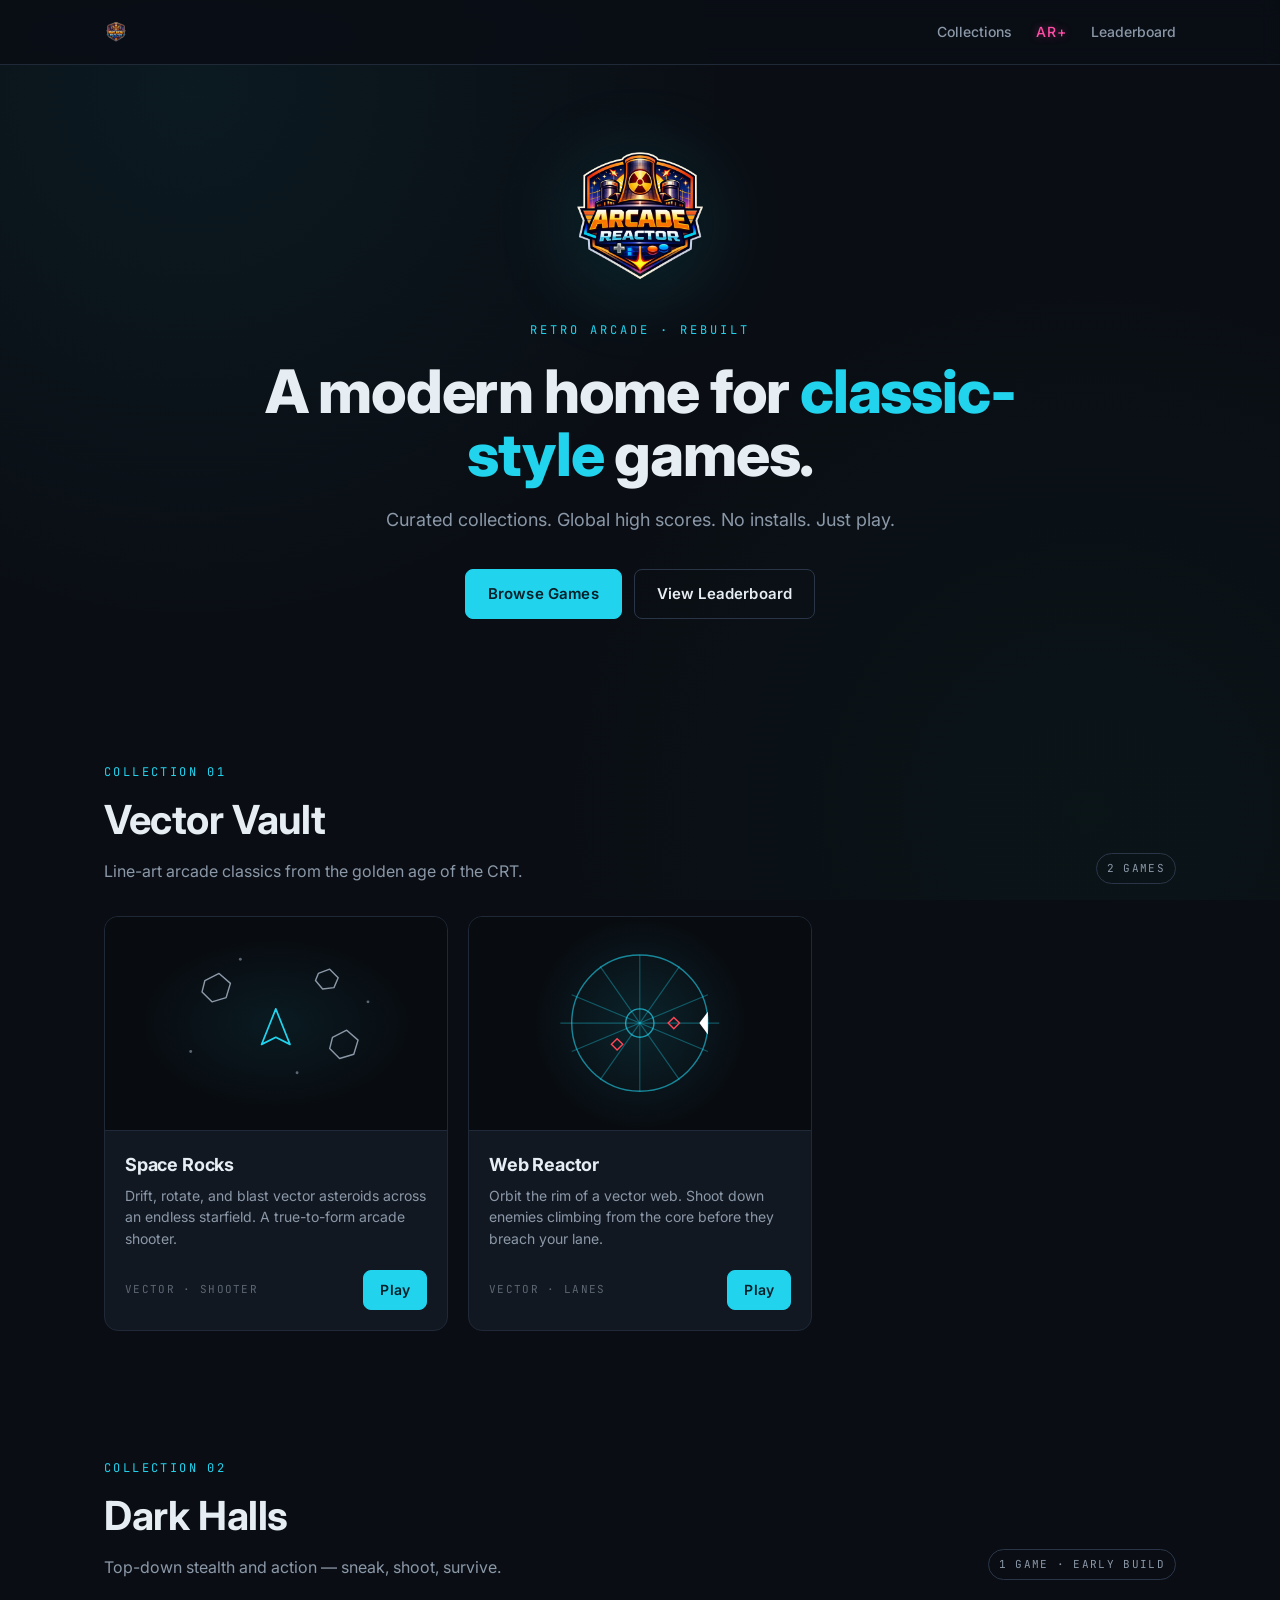
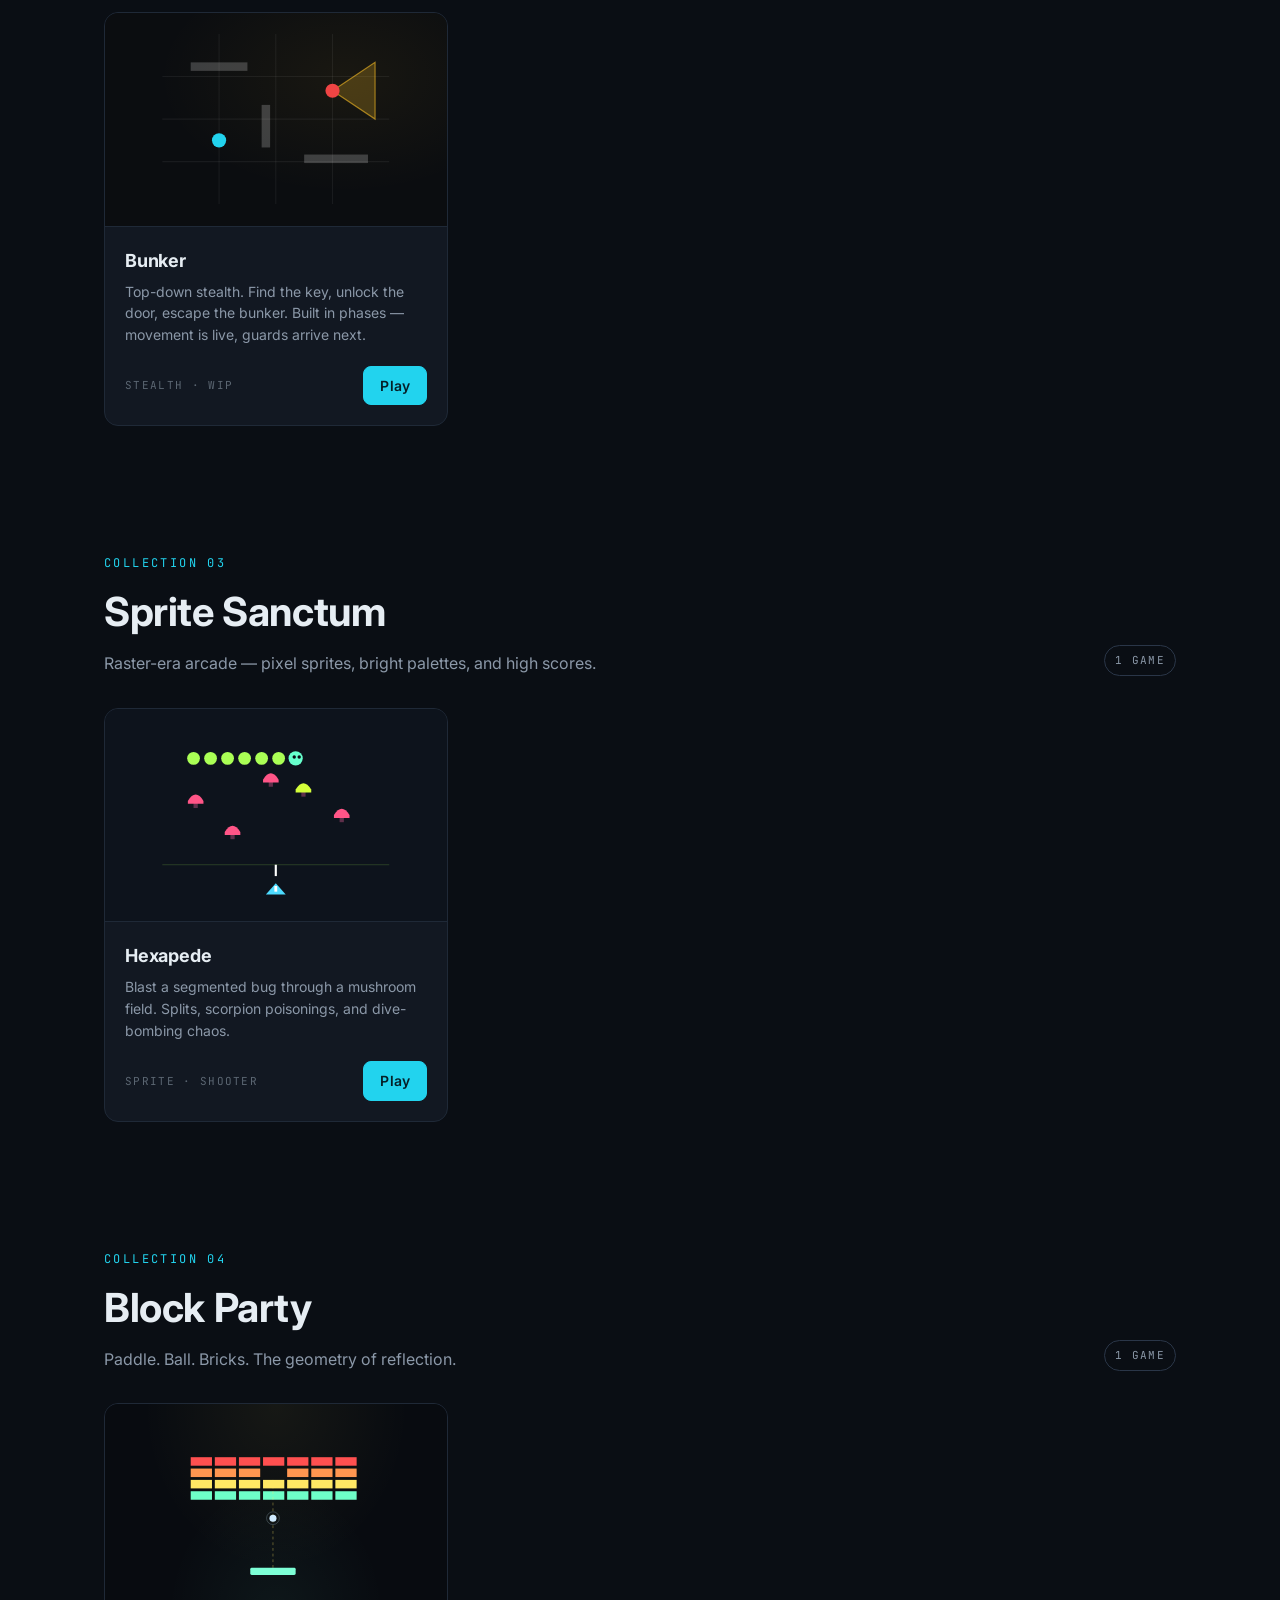
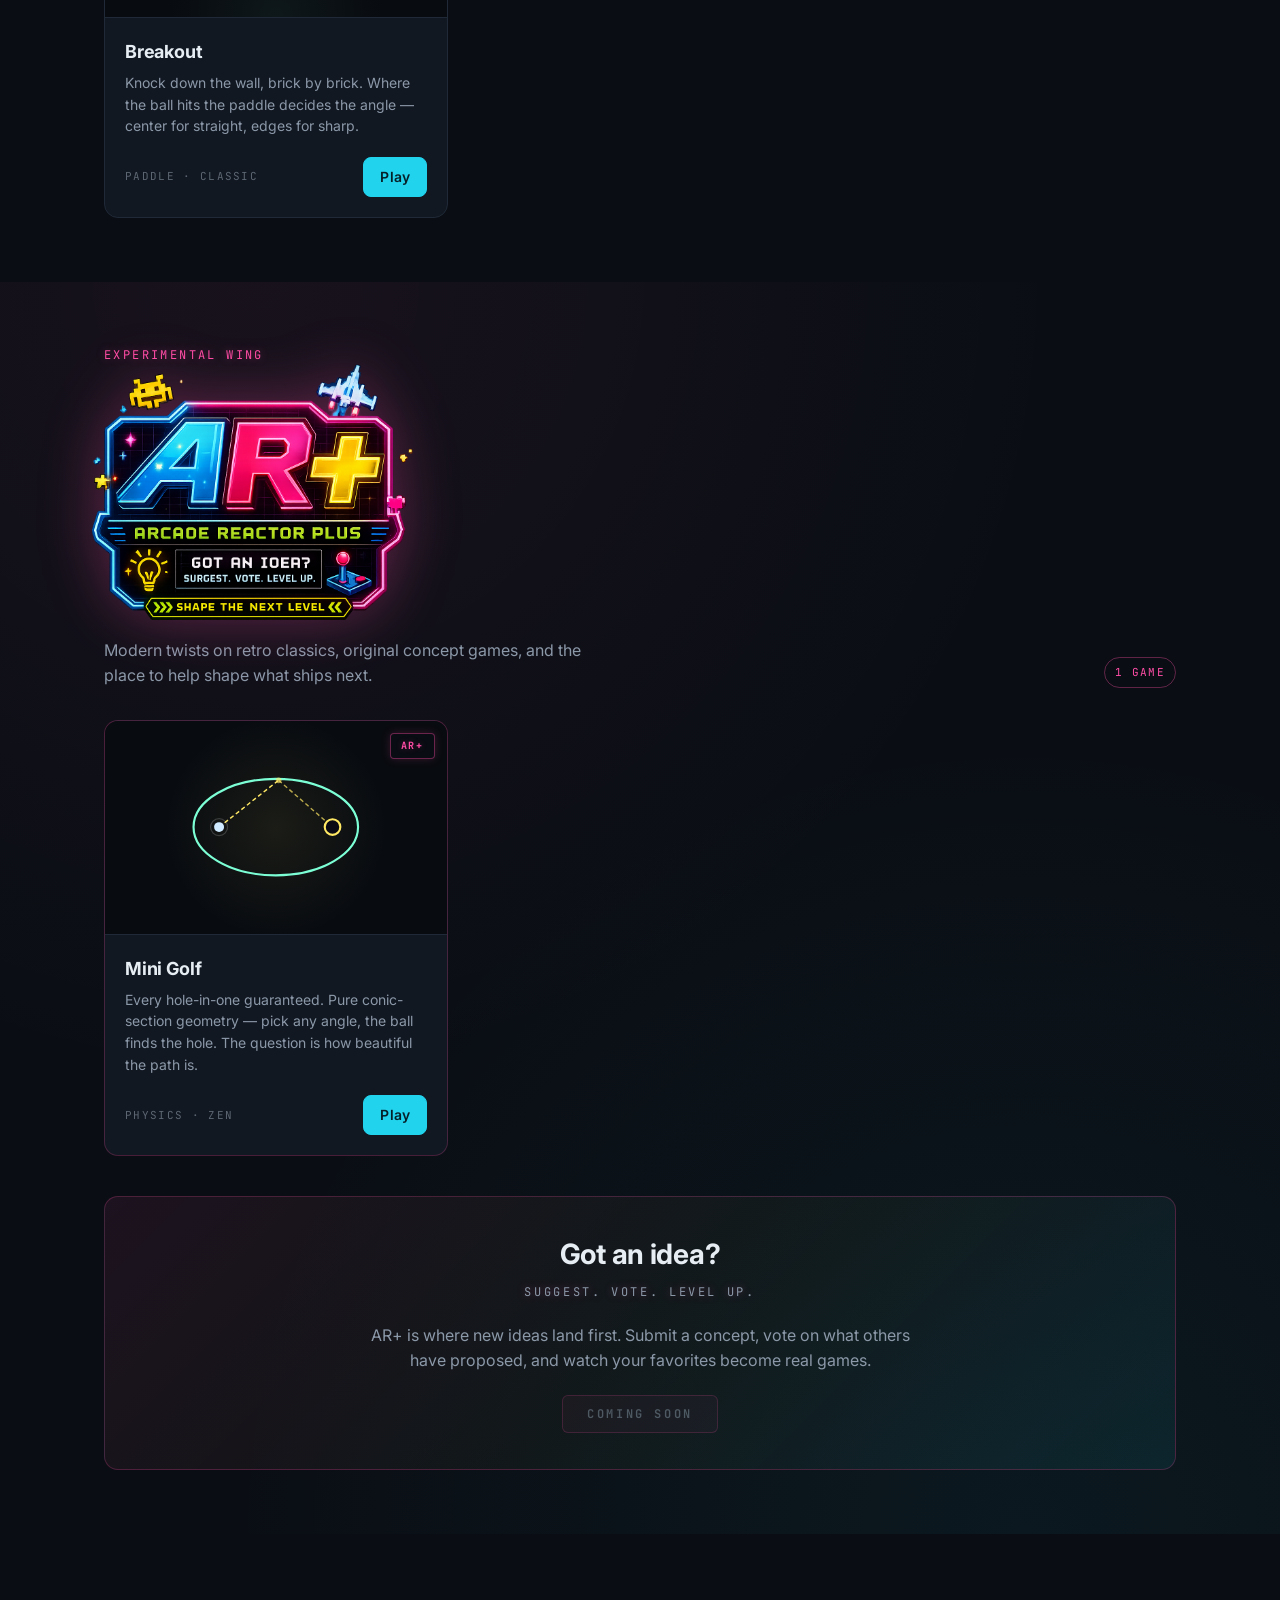
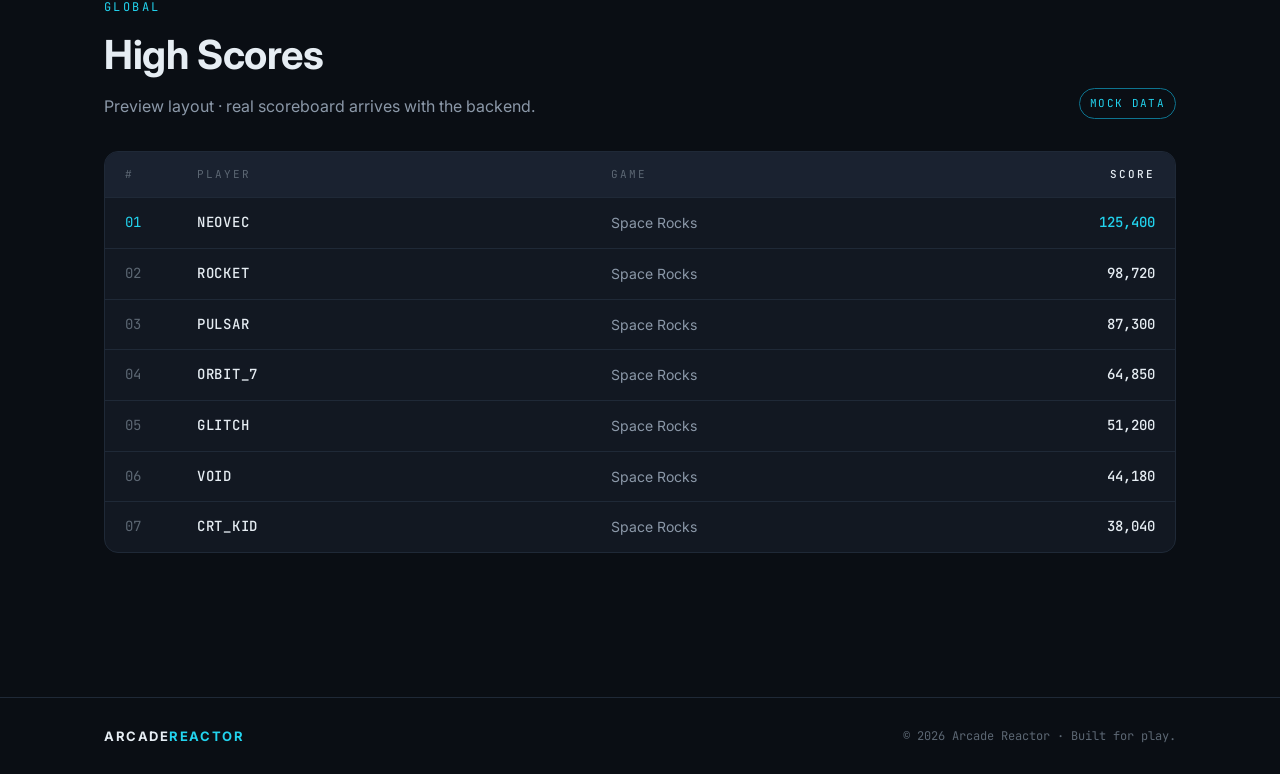
<file: index.html>
<!DOCTYPE html>
<html lang="en">
<head>
<meta charset="UTF-8">
<meta name="viewport" content="width=device-width, initial-scale=1.0">
<meta name="description" content="Arcade Reactor — a modern platform for retro-style games with global high scores.">
<title>Arcade Reactor</title>
<!-- Favicons -->
<link rel="icon" type="image/png" sizes="32x32" href="./assets/favicon-32.png">
<link rel="icon" type="image/png" sizes="256x256" href="./assets/favicon.png">
<link rel="apple-touch-icon" href="./assets/favicon.png">
<!-- Open Graph / social preview -->
<meta property="og:title" content="Arcade Reactor">
<meta property="og:description" content="A modern platform for retro-style games with global high scores.">
<meta property="og:image" content="./assets/arcade-reactor-badge.png">
<meta property="og:url" content="https://arcadereactor.com">
<meta property="og:type" content="website">
<meta name="twitter:card" content="summary_large_image">
<link rel="preconnect" href="https://fonts.googleapis.com">
<link rel="preconnect" href="https://fonts.gstatic.com" crossorigin>
<link href="https://fonts.googleapis.com/css2?family=Inter:wght@400;500;600;700;800&family=JetBrains+Mono:wght@400;500;700&display=swap" rel="stylesheet">
<link rel="stylesheet" href="site.css">
</head>
<body>
<header class="site-header">
<div class="container header-inner">
<a href="./index.html" class="brand" aria-label="Arcade Reactor home">
<img src="./assets/favicon.png" alt="Arcade Reactor" class="brand-logo">
</a>
<nav class="site-nav">
<a href="#vector-vault">Collections</a>
<a href="#ar-plus" class="nav-ar-plus">AR+</a>
<a href="#leaderboard">Leaderboard</a>
</nav>
</div>
</header>
<main>
<section class="hero">
<div class="container">
<img src="./assets/arcade-reactor-badge.png" alt="Arcade Reactor" class="hero-badge">
<p class="hero-eyebrow">RETRO ARCADE · REBUILT</p>
<h1 class="hero-title">A modern home for <span class="accent">classic-style</span> games.</h1>
<p class="hero-sub">Curated collections. Global high scores. No installs. Just play.</p>
<div class="hero-actions">
<a href="#vector-vault" class="btn btn-primary">Browse Games</a>
<a href="#leaderboard" class="btn btn-ghost">View Leaderboard</a>
</div>
</div>
</section>
<section id="vector-vault" class="collection">
<div class="container">
<div class="section-head">
<div>
<p class="section-eyebrow">COLLECTION 01</p>
<h2 class="section-title">Vector Vault</h2>
<p class="section-sub">Line-art arcade classics from the golden age of the CRT.</p>
</div>
<span class="section-tag">2 games</span>
</div>
<div class="card-grid">
<article class="game-card">
<div class="game-art game-art-space-rocks" aria-hidden="true">
<svg viewBox="0 0 160 120" class="art-svg">
<polygon points="80,50 70,75 80,70 90,75" class="art-ship"/>
<polygon points="30,30 40,25 48,32 45,42 35,45 28,38" class="art-rock"/>
<polygon points="120,70 130,65 138,72 135,82 125,85 118,78" class="art-rock"/>
<polygon points="110,25 118,22 124,28 121,35 113,36 108,30" class="art-rock"/>
<circle cx="20" cy="80" r="1" class="art-star"/>
<circle cx="55" cy="15" r="1" class="art-star"/>
<circle cx="95" cy="95" r="1" class="art-star"/>
<circle cx="145" cy="45" r="1" class="art-star"/>
</svg>
</div>
<div class="game-meta">
<h3 class="game-title">Space Rocks</h3>
<p class="game-desc">Drift, rotate, and blast vector asteroids across an endless starfield. A true-to-form arcade shooter.</p>
<div class="game-footer">
<span class="game-tag">VECTOR · SHOOTER</span>
<a class="btn btn-primary btn-sm" href="./games/space-rocks.html">Play</a>
</div>
</div>
</article>
<article class="game-card">
<div class="game-art game-art-web-reactor" aria-hidden="true">
<svg viewBox="0 0 160 120" class="art-svg">
<!-- 12 radial spokes from center -->
<g class="art-web">
<line x1="80" y1="60" x2="80" y2="12"/>
<line x1="80" y1="60" x2="108" y2="20"/>
<line x1="80" y1="60" x2="128" y2="40"/>
<line x1="80" y1="60" x2="136" y2="60"/>
<line x1="80" y1="60" x2="128" y2="80"/>
<line x1="80" y1="60" x2="108" y2="100"/>
<line x1="80" y1="60" x2="80" y2="108"/>
<line x1="80" y1="60" x2="52" y2="100"/>
<line x1="80" y1="60" x2="32" y2="80"/>
<line x1="80" y1="60" x2="24" y2="60"/>
<line x1="80" y1="60" x2="32" y2="40"/>
<line x1="80" y1="60" x2="52" y2="20"/>
</g>
<circle cx="80" cy="60" r="48" class="art-web-rim"/>
<circle cx="80" cy="60" r="10" class="art-web-hub"/>
<!-- Player claw on rim -->
<polygon points="128,52 128,68 122,60" class="art-web-player"/>
<!-- Enemy diamonds -->
<polygon points="100,60 104,56 108,60 104,64" class="art-web-enemy"/>
<polygon points="60,75 64,71 68,75 64,79" class="art-web-enemy"/>
</svg>
</div>
<div class="game-meta">
<h3 class="game-title">Web Reactor</h3>
<p class="game-desc">Orbit the rim of a vector web. Shoot down enemies climbing from the core before they breach your lane.</p>
<div class="game-footer">
<span class="game-tag">VECTOR · LANES</span>
<a class="btn btn-primary btn-sm" href="./games/web-reactor.html">Play</a>
</div>
</div>
</article>
</div>
</div>
</section>
<section id="dark-halls" class="collection">
<div class="container">
<div class="section-head">
<div>
<p class="section-eyebrow">COLLECTION 02</p>
<h2 class="section-title">Dark Halls</h2>
<p class="section-sub">Top-down stealth and action — sneak, shoot, survive.</p>
</div>
<span class="section-tag">1 game · early build</span>
</div>
<div class="card-grid">
<article class="game-card">
<div class="game-art game-art-bunker" aria-hidden="true">
<svg viewBox="0 0 160 120" class="art-svg">
<!-- Floor grid -->
<g class="art-bunker-grid">
<line x1="0" y1="30" x2="160" y2="30"/>
<line x1="0" y1="60" x2="160" y2="60"/>
<line x1="0" y1="90" x2="160" y2="90"/>
<line x1="40" y1="0" x2="40" y2="120"/>
<line x1="80" y1="0" x2="80" y2="120"/>
<line x1="120" y1="0" x2="120" y2="120"/>
</g>
<!-- Walls -->
<rect x="20" y="20" width="40" height="6" class="art-bunker-wall"/>
<rect x="100" y="85" width="45" height="6" class="art-bunker-wall"/>
<rect x="70" y="50" width="6" height="30" class="art-bunker-wall"/>
<!-- Guard with vision cone -->
<polygon points="120,40 150,20 150,60" class="art-bunker-cone"/>
<circle cx="120" cy="40" r="5" class="art-bunker-guard"/>
<!-- Player -->
<circle cx="40" cy="75" r="5" class="art-bunker-player"/>
</svg>
</div>
<div class="game-meta">
<h3 class="game-title">Bunker</h3>
<p class="game-desc">Top-down stealth. Find the key, unlock the door, escape the bunker. Built in phases — movement is live, guards arrive next.</p>
<div class="game-footer">
<span class="game-tag">STEALTH · WIP</span>
<a class="btn btn-primary btn-sm" href="./games/bunker.html">Play</a>
</div>
</div>
</article>
</div>
</div>
</section>
<section id="sprite-sanctum" class="collection">
<div class="container">
<div class="section-head">
<div>
<p class="section-eyebrow">COLLECTION 03</p>
<h2 class="section-title">Sprite Sanctum</h2>
<p class="section-sub">Raster-era arcade — pixel sprites, bright palettes, and high scores.</p>
</div>
<span class="section-tag">1 game</span>
</div>
<div class="card-grid">
<article class="game-card">
<div class="game-art game-art-hexapede" aria-hidden="true">
<svg viewBox="0 0 160 120" class="art-svg">
<!-- Mushroom field -->
<g>
<rect x="22" y="50" width="3" height="5" fill="#5e2f4a"/>
<path d="M18 50 Q23.5 41 29 50 L29 52 L18 52 Z" fill="#ff5587"/>
<rect x="48" y="72" width="3" height="5" fill="#5e2f4a"/>
<path d="M44 72 Q49.5 63 55 72 L55 74 L44 74 Z" fill="#ff5587"/>
<!-- Poisoned mushroom -->
<rect x="98" y="42" width="3" height="5" fill="#5e2f4a"/>
<path d="M94 42 Q99.5 33 105 42 L105 44 L94 44 Z" fill="#d4ff3a"/>
<rect x="125" y="60" width="3" height="5" fill="#5e2f4a"/>
<path d="M121 60 Q126.5 51 132 60 L132 62 L121 62 Z" fill="#ff5587"/>
<rect x="75" y="35" width="3" height="5" fill="#5e2f4a"/>
<path d="M71 35 Q76.5 26 82 35 L82 37 L71 37 Z" fill="#ff5587"/>
</g>
<!-- Hexapede chain across the top -->
<g>
<circle cx="22" cy="20" r="4.5" fill="#aaff55"/>
<circle cx="34" cy="20" r="4.5" fill="#aaff55"/>
<circle cx="46" cy="20" r="4.5" fill="#aaff55"/>
<circle cx="58" cy="20" r="4.5" fill="#aaff55"/>
<circle cx="70" cy="20" r="4.5" fill="#aaff55"/>
<circle cx="82" cy="20" r="4.5" fill="#aaff55"/>
<circle cx="94" cy="20" r="5"   fill="#66ffcc"/>
<circle cx="96.5" cy="19" r="1.2" fill="#0a0a14"/>
<circle cx="93" cy="19" r="1.2" fill="#0a0a14"/>
</g>
<!-- Divider line at player zone -->
<line x1="0" y1="95" x2="160" y2="95" stroke="rgba(170,255,85,0.25)" stroke-width="0.5"/>
<!-- Bullet streaking up -->
<rect x="79.25" y="95" width="1.5" height="8" fill="#ffffff"/>
<!-- Player ship -->
<polygon points="80,108 73,116 87,116" fill="#4ddbff"/>
<rect x="79" y="110" width="2" height="4" fill="#ffffff"/>
</svg>
</div>
<div class="game-meta">
<h3 class="game-title">Hexapede</h3>
<p class="game-desc">Blast a segmented bug through a mushroom field. Splits, scorpion poisonings, and dive-bombing chaos.</p>
<div class="game-footer">
<span class="game-tag">SPRITE · SHOOTER</span>
<a class="btn btn-primary btn-sm" href="./games/hexapede.html">Play</a>
</div>
</div>
</article>
</div>
</div>
</section>
<section id="block-party" class="collection">
<div class="container">
<div class="section-head">
<div>
<p class="section-eyebrow">COLLECTION 04</p>
<h2 class="section-title">Block Party</h2>
<p class="section-sub">Paddle. Ball. Bricks. The geometry of reflection.</p>
</div>
<span class="section-tag">1 game</span>
</div>
<div class="card-grid">
<article class="game-card">
<div class="game-art game-art-breakout" aria-hidden="true">
<svg viewBox="0 0 160 120" class="art-svg">
<!-- Brick rows: 4 color tiers -->
<g>
<rect x="20"  y="22" width="15" height="6" fill="#ff5050"/>
<rect x="37"  y="22" width="15" height="6" fill="#ff5050"/>
<rect x="54"  y="22" width="15" height="6" fill="#ff5050"/>
<rect x="71"  y="22" width="15" height="6" fill="#ff5050"/>
<rect x="88"  y="22" width="15" height="6" fill="#ff5050"/>
<rect x="105" y="22" width="15" height="6" fill="#ff5050"/>
<rect x="122" y="22" width="15" height="6" fill="#ff5050"/>
<rect x="20"  y="30" width="15" height="6" fill="#ff9650"/>
<rect x="37"  y="30" width="15" height="6" fill="#ff9650"/>
<rect x="54"  y="30" width="15" height="6" fill="#ff9650"/>
<!-- gap at x=71, suggesting gameplay-in-progress -->
<rect x="88"  y="30" width="15" height="6" fill="#ff9650"/>
<rect x="105" y="30" width="15" height="6" fill="#ff9650"/>
<rect x="122" y="30" width="15" height="6" fill="#ff9650"/>
<rect x="20"  y="38" width="15" height="6" fill="#ffe864"/>
<rect x="37"  y="38" width="15" height="6" fill="#ffe864"/>
<rect x="54"  y="38" width="15" height="6" fill="#ffe864"/>
<rect x="71"  y="38" width="15" height="6" fill="#ffe864"/>
<rect x="88"  y="38" width="15" height="6" fill="#ffe864"/>
<rect x="105" y="38" width="15" height="6" fill="#ffe864"/>
<rect x="122" y="38" width="15" height="6" fill="#ffe864"/>
<rect x="20"  y="46" width="15" height="6" fill="#6effc8"/>
<rect x="37"  y="46" width="15" height="6" fill="#6effc8"/>
<rect x="54"  y="46" width="15" height="6" fill="#6effc8"/>
<rect x="71"  y="46" width="15" height="6" fill="#6effc8"/>
<rect x="88"  y="46" width="15" height="6" fill="#6effc8"/>
<rect x="105" y="46" width="15" height="6" fill="#6effc8"/>
<rect x="122" y="46" width="15" height="6" fill="#6effc8"/>
</g>
<!-- Ball trajectory hint (faint dashed line from paddle area up through the gap) -->
<line x1="78" y1="100" x2="78" y2="36" stroke="#ffe864" stroke-width="0.6" stroke-dasharray="2,2" opacity="0.4"/>
<!-- Ball in flight -->
<circle cx="78" cy="65" r="2.5" fill="#cfeaff"/>
<circle cx="78" cy="65" r="4.5" fill="none" stroke="#cfeaff" stroke-width="0.4" opacity="0.4"/>
<!-- Paddle at bottom -->
<rect x="62" y="100" width="32" height="5" fill="#7dffd6" rx="1"/>
</svg>
</div>
<div class="game-meta">
<h3 class="game-title">Breakout</h3>
<p class="game-desc">Knock down the wall, brick by brick. Where the ball hits the paddle decides the angle — center for straight, edges for sharp.</p>
<div class="game-footer">
<span class="game-tag">PADDLE · CLASSIC</span>
<a class="btn btn-primary btn-sm" href="./games/breakout.html">Play</a>
</div>
</div>
</article>
</div>
</div>
</section>
<section id="ar-plus" class="collection ar-plus-section">
<div class="container">
<div class="section-head ar-plus-head">
<div>
<p class="section-eyebrow ar-plus-eyebrow">EXPERIMENTAL WING</p>
<img src="./assets/ar+_transparent.png" alt="AR+ — Arcade Reactor Plus" class="ar-plus-logo">
<p class="section-sub">Modern twists on retro classics, original concept games, and the place to help shape what ships next.</p>
</div>
<span class="section-tag ar-plus-tag">1 game</span>
</div>
<div class="card-grid">
<article class="game-card ar-plus-card">
<div class="game-art game-art-mini-golf" aria-hidden="true">
<svg viewBox="0 0 160 120" class="art-svg">
<!-- Course ellipse -->
<ellipse cx="80" cy="60" rx="58" ry="34" fill="none" stroke="#7dffd6" stroke-width="1.5"/>
<!-- Trajectory: tee → bounce on top of ellipse → hole at opposite focus -->
<line x1="40" y1="60" x2="82" y2="27" stroke="#ffe864" stroke-width="1" stroke-dasharray="3,2"/>
<line x1="82" y1="27" x2="120" y2="60" stroke="#ffe864" stroke-width="1" stroke-dasharray="3,2" opacity="0.7"/>
<!-- Bounce flash -->
<circle cx="82" cy="27" r="2" fill="#ffe864" opacity="0.6"/>
<!-- Hole at right focus -->
<circle cx="120" cy="60" r="5.5" fill="#0a0a14" stroke="#ffe864" stroke-width="1.5"/>
<!-- Tee marker -->
<circle cx="40" cy="60" r="6" fill="none" stroke="rgba(255,255,255,0.18)" stroke-width="0.8"/>
<!-- Ball at tee -->
<circle cx="40" cy="60" r="3.5" fill="#cfeaff"/>
</svg>
</div>
<div class="game-meta">
<h3 class="game-title">Mini Golf</h3>
<p class="game-desc">Every hole-in-one guaranteed. Pure conic-section geometry — pick any angle, the ball finds the hole. The question is how beautiful the path is.</p>
<div class="game-footer">
<span class="game-tag">PHYSICS · ZEN</span>
<a class="btn btn-primary btn-sm" href="./games/plus/mini-golf.html">Play</a>
</div>
</div>
</article>
</div>

<div class="ar-plus-cta">
<h3>Got an idea?</h3>
<p class="ar-plus-cta-tagline">Suggest. Vote. Level up.</p>
<p>AR+ is where new ideas land first. Submit a concept, vote on what others have proposed, and watch your favorites become real games.</p>
<button class="btn btn-coming-soon" disabled>Coming Soon</button>
</div>
</div>
</section>

<section id="leaderboard" class="leaderboard">
<div class="container">
<div class="section-head">
<div>
<p class="section-eyebrow">GLOBAL</p>
<h2 class="section-title">High Scores</h2>
<p class="section-sub">Preview layout · real scoreboard arrives with the backend.</p>
</div>
<span class="section-tag placeholder-tag">MOCK DATA</span>
</div>
<div class="board">
<div class="board-head">
<span>#</span>
<span>Player</span>
<span class="board-col-game">Game</span>
<span class="board-score">Score</span>
</div>
<ol class="board-rows" id="leaderboard-rows"></ol>
</div>
</div>
</section>
</main>
<footer class="site-footer">
<div class="container footer-inner">
<span class="footer-brand">ARCADE<span class="brand-accent">REACTOR</span></span>
<span class="footer-meta">© <span id="year"></span> Arcade Reactor · Built for play.</span>
</div>
</footer>
<script src="site.js"></script>
</body>
</html>
</file>
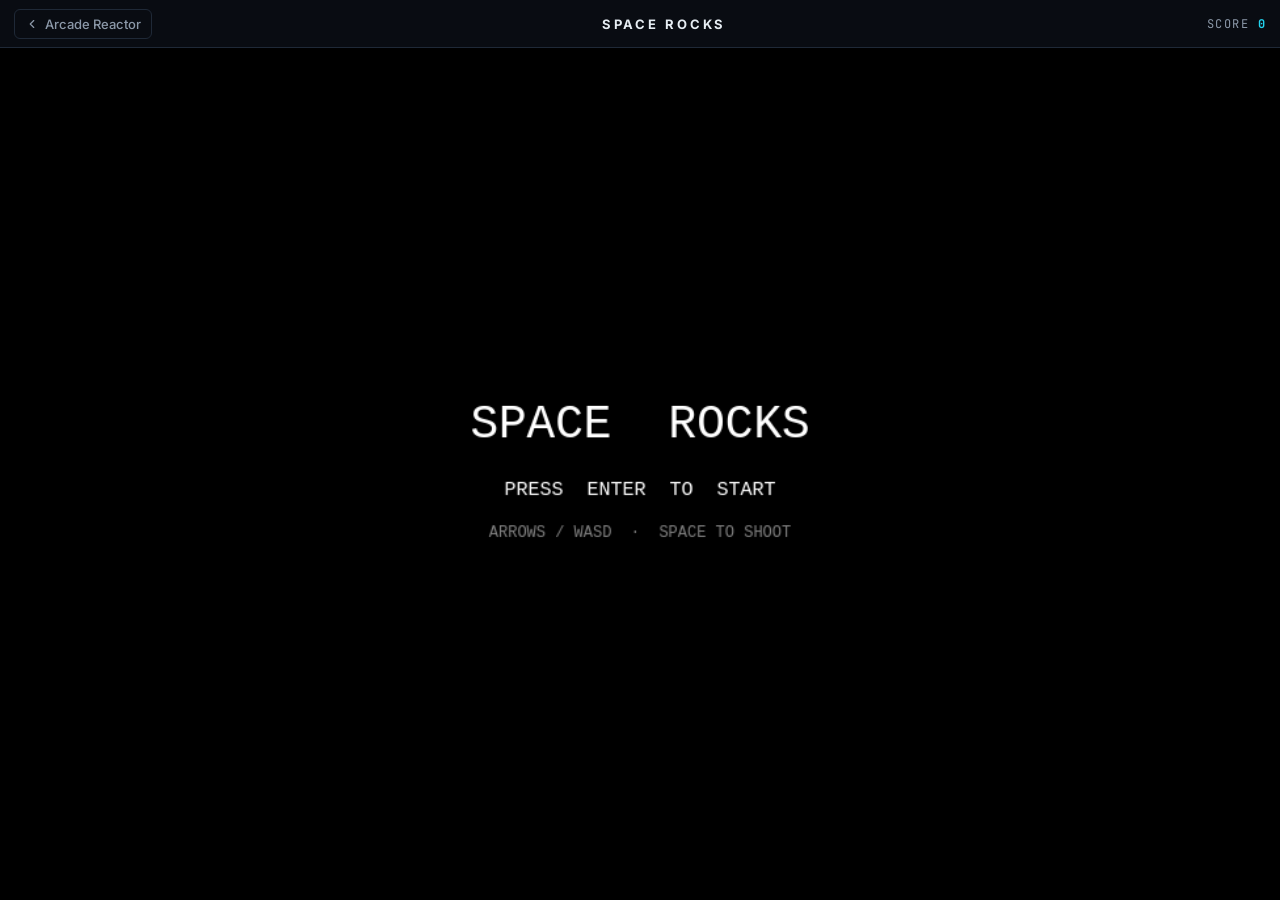
<file: space-rocks.html>
<!DOCTYPE html>
<html lang="en">
<head>
<meta charset="UTF-8">
<meta name="viewport" content="width=device-width, initial-scale=1.0, user-scalable=no">
<title>Space Rocks · Arcade Reactor</title>
<link rel="preconnect" href="https://fonts.googleapis.com">
<link rel="preconnect" href="https://fonts.gstatic.com" crossorigin>
<link href="https://fonts.googleapis.com/css2?family=Inter:wght@500;600;700&family=JetBrains+Mono:wght@500;700&display=swap" rel="stylesheet">
<style>
  /* ================================================================
     SPACE ROCKS v2 — original styles (unmodified except where marked)
     ================================================================ */
  * { margin: 0; padding: 0; box-sizing: border-box; }

  html, body {
    background: #000;
    width: 100%; height: 100%;
    overflow: hidden;
    font-family: 'Courier New', monospace;
    color: #fff;
    -webkit-user-select: none; user-select: none;
    touch-action: none;
  }

  #wrap {
    display: flex;
    flex-direction: column;
    align-items: center;
    width: 100%;
    /* ARCADE REACTOR: reserve 48px at the top for the shell top bar */
    height: calc(100% - 48px);
    margin-top: 48px;
    background: #000;
  }

  canvas { display: block; flex-shrink: 0; }

  #controls {
    display: none;
    flex-shrink: 0;
    width: 100%;
    background: #000;
  }

  .ctrl-row {
    display: flex;
    align-items: stretch;
    justify-content: space-between;
    height: 100%;
    padding: 6px 8px;
    gap: 6px;
  }

  .ctrl-left-group {
    display: flex;
    gap: 6px;
    flex: 1.8;
  }

  .ctrl-mid {
    flex: 1.2;
    display: flex;
  }

  .ctrl-right {
    flex: 1.4;
    display: flex;
  }

  .btn {
    flex: 1;
    border: 1px solid rgba(255,255,255,0.35);
    border-radius: 8px;
    background: rgba(255,255,255,0.06);
    color: #fff;
    font-family: 'Courier New', monospace;
    font-size: 11px;
    letter-spacing: 0.04em;
    display: flex;
    flex-direction: column;
    align-items: center;
    justify-content: center;
    gap: 3px;
    cursor: pointer;
    -webkit-tap-highlight-color: transparent;
    transition: background 0.05s, border-color 0.05s;
  }

  .btn.active {
    background: rgba(255,255,255,0.18);
    border-color: rgba(255,255,255,0.7);
  }

  .btn-icon { font-size: 20px; line-height: 1; }
  .btn-label { font-size: 9px; opacity: 0.55; letter-spacing: 0.08em; }

  #btn-fire { border-color: rgba(255,160,60,0.5); }
  #btn-fire.active {
    background: rgba(255,140,20,0.22);
    border-color: rgba(255,160,60,0.9);
  }

  /* ================================================================
     ARCADE REACTOR shell — top bar (namespaced with .ar- prefix)
     ================================================================ */
  .ar-topbar {
    position: fixed;
    top: 0; left: 0; right: 0;
    height: 48px;
    display: flex;
    align-items: center;
    justify-content: space-between;
    padding: 0 14px;
    background: rgba(10, 14, 20, 0.92);
    backdrop-filter: saturate(140%) blur(10px);
    -webkit-backdrop-filter: saturate(140%) blur(10px);
    border-bottom: 1px solid #1f2937;
    z-index: 9999;
    font-family: 'Inter', -apple-system, BlinkMacSystemFont, system-ui, sans-serif;
    color: #e6edf3;
  }
  .ar-back {
    display: inline-flex;
    align-items: center;
    gap: 6px;
    color: #8b98a8;
    text-decoration: none;
    font-size: 13px;
    font-weight: 500;
    padding: 6px 10px;
    border-radius: 6px;
    border: 1px solid #1f2937;
    transition: color 0.15s, border-color 0.15s;
  }
  .ar-back:hover { color: #22d3ee; border-color: #22d3ee; }
  .ar-back svg { width: 14px; height: 14px; }
  .ar-title {
    font-size: 13px;
    font-weight: 700;
    letter-spacing: 0.22em;
    text-transform: uppercase;
  }
  .ar-score {
    font-family: 'JetBrains Mono', ui-monospace, monospace;
    font-size: 12px;
    color: #8b98a8;
    letter-spacing: 0.12em;
    min-width: 90px;
    text-align: right;
  }
  .ar-score-value { color: #22d3ee; font-weight: 700; }
  @media (max-width: 480px) {
    .ar-title { font-size: 11px; letter-spacing: 0.15em; }
    .ar-back span { display: none; }
    .ar-back { padding: 6px 8px; }
  }
</style>
</head>
<body>

<!-- ================================================================
     ARCADE REACTOR shell — top bar
     ================================================================ -->
<div class="ar-topbar">
  <a href="../index.html" class="ar-back" aria-label="Back to Arcade Reactor">
    <svg viewBox="0 0 24 24" fill="none" stroke="currentColor" stroke-width="2" stroke-linecap="round" stroke-linejoin="round"><polyline points="15 18 9 12 15 6"></polyline></svg>
    <span>Arcade Reactor</span>
  </a>
  <div class="ar-title">Space Rocks</div>
  <div class="ar-score">
    SCORE <span class="ar-score-value" id="ar-score-value">0</span>
  </div>
</div>

<!-- ================================================================
     SPACE ROCKS v2 — original body (unmodified)
     ================================================================ -->
<div id="wrap">
  <canvas id="c"></canvas>

  <div id="controls">
    <div class="ctrl-row">
      <div class="ctrl-left-group">
        <div class="btn" id="btn-left">
          <span class="btn-icon">◁</span>
          <span class="btn-label">LEFT</span>
        </div>
        <div class="btn" id="btn-right">
          <span class="btn-icon">▷</span>
          <span class="btn-label">RIGHT</span>
        </div>
      </div>
      <div class="ctrl-mid">
        <div class="btn" id="btn-thrust">
          <span class="btn-icon">△</span>
          <span class="btn-label">THRUST</span>
        </div>
      </div>
      <div class="ctrl-right">
        <div class="btn" id="btn-fire">
          <span class="btn-icon">◉</span>
          <span class="btn-label">FIRE</span>
        </div>
      </div>
    </div>
  </div>
</div>

<script>
/* ================================================================
   SPACE ROCKS v2 — Responsive + Touch
   Keyboard: Arrows / WASD to move, Space to shoot, Enter to start
   Touch: on-screen buttons shown when touch input is detected
   ================================================================ */

const canvas  = document.getElementById('c');
const ctx     = canvas.getContext('2d');
const wrap_el = document.getElementById('wrap');
const ctrlBar = document.getElementById('controls');

// ── ARCADE REACTOR: reserved height for the shell top bar ────────
const AR_TOPBAR_H = 48;

// ── Logical game dimensions (internal coordinate space) ──────────
// The canvas *element* is resized to fill the screen, but game
// objects always live in this fixed logical space. We scale the
// canvas context to match, so physics/spawn code needs no changes.
const GW = 900, GH = 650;   // logical game width / height

// Current CSS pixel size of the canvas element (set by resize())
let canvasW = GW, canvasH = GH;

// ── Responsive resize ────────────────────────────────────────────
const CTRL_BAR_H = 110;   // px — height reserved for touch buttons

let touchMode = false;

function resize() {
  const availW = window.innerWidth;
  // ARCADE REACTOR: subtract top bar height from the usable play area
  const availH = window.innerHeight - AR_TOPBAR_H;
  const barH   = touchMode ? CTRL_BAR_H : 0;
  const playH  = availH - barH;

  // Fit logical space into available area, preserving aspect ratio
  const scale  = Math.min(availW / GW, playH / GH);
  canvasW = Math.round(GW * scale);
  canvasH = Math.round(GH * scale);

  // Canvas resolution = logical size (crisp, no CSS blur)
  canvas.width  = GW;
  canvas.height = GH;

  // CSS display size = scaled size
  canvas.style.width  = canvasW + 'px';
  canvas.style.height = canvasH + 'px';

  if (touchMode) {
    ctrlBar.style.display = 'block';
    ctrlBar.style.height  = CTRL_BAR_H + 'px';
    ctrlBar.style.width   = availW + 'px';
  } else {
    ctrlBar.style.display = 'none';
  }
}

window.addEventListener('resize', resize);
resize();

// ── Activate touch mode on first touch ───────────────────────────
function activateTouch() {
  if (touchMode) return;
  touchMode = true;
  resize();
}

// ── Tuning constants (unchanged from v1) ─────────────────────────
const SHIP_SIZE       = 14;
const BULLET_SPEED    = 7;
const BULLET_LIFE     = 60;
const TURN_SPEED      = 0.055;
const THRUST          = 0.18;
const FRICTION        = 0.985;
const INVINCIBLE_TIME = 180;

const ROCK_SIZES  = { large: 38, medium: 20, small: 11 };
const ROCK_SCORES = { large: 20, medium: 50,  small: 100 };
const ROCK_SPEEDS = { large: 0.9, medium: 1.5, small: 2.4 };
const ROCK_VERTS  = { large: 12, medium: 9,   small: 7   };

// ── Input state ───────────────────────────────────────────────────
// keys{} covers keyboard; touch{} covers on-screen buttons.
// update() merges both — no other code cares which source.
const keys  = {};
const touch = { left: false, right: false, thrust: false, fire: false };

document.addEventListener('keydown', e => {
  keys[e.code] = true;
  if (['Space','ArrowUp','ArrowLeft','ArrowRight'].includes(e.code)) e.preventDefault();
});
document.addEventListener('keyup', e => { keys[e.code] = false; });

// Enter: start / restart (keyboard)
document.addEventListener('keydown', e => {
  if (e.code === 'Enter' && (!state || state.phase === 'gameover')) startGame();
});

// ── Touch button wiring ───────────────────────────────────────────
function wireBtn(id, prop) {
  const el = document.getElementById(id);

  function press(e) {
    e.preventDefault();
    activateTouch();
    touch[prop] = true;
    el.classList.add('active');
    // Tapping any button also starts / restarts the game
    if (!state || state.phase === 'gameover') startGame();
  }
  function release(e) {
    e.preventDefault();
    touch[prop] = false;
    el.classList.remove('active');
  }

  el.addEventListener('touchstart',  press,   { passive: false });
  el.addEventListener('touchend',    release, { passive: false });
  el.addEventListener('touchcancel', release, { passive: false });

  // Mouse fallback (for testing on desktop)
  el.addEventListener('mousedown', press);
  el.addEventListener('mouseup',   release);
  el.addEventListener('mouseleave',release);
}

wireBtn('btn-left',   'left');
wireBtn('btn-right',  'right');
wireBtn('btn-thrust', 'thrust');
wireBtn('btn-fire',   'fire');

// Also show touch controls if a touchstart happens anywhere
document.addEventListener('touchstart', activateTouch, { once: true, passive: true });

// ── Utilities ─────────────────────────────────────────────────────
function randBetween(a, b) { return a + Math.random() * (b - a); }
function wrapVal(v, max)   { return ((v % max) + max) % max; }

// ================================================================
// ENTITY FACTORIES  (identical to v1 — GW/GH used for spawn space)
// ================================================================

function makeRockShape(verts, radius) {
  const pts = [];
  for (let i = 0; i < verts; i++) {
    const angle = (i / verts) * Math.PI * 2;
    const r = radius * randBetween(0.72, 1.28);
    pts.push({ x: Math.cos(angle) * r, y: Math.sin(angle) * r });
  }
  return pts;
}

function spawnRock(x, y, size) {
  const radius = ROCK_SIZES[size];
  const speed  = ROCK_SPEEDS[size] * randBetween(0.7, 1.4);
  const angle  = Math.random() * Math.PI * 2;
  return {
    x, y, size,
    vx: Math.cos(angle) * speed,
    vy: Math.sin(angle) * speed,
    angle: 0,
    spin:  randBetween(-0.02, 0.02),
    radius,
    shape: makeRockShape(ROCK_VERTS[size], radius)
  };
}

function safeSpawnPos(ship) {
  const margin = 140;
  let x, y, attempts = 0;
  do {
    x = Math.random() * GW;
    y = Math.random() * GH;
    attempts++;
  } while (attempts < 50 && Math.hypot(x - ship.x, y - ship.y) < margin);
  return { x, y };
}

function initRocks(ship, count) {
  const rocks = [];
  for (let i = 0; i < count; i++) {
    const pos = safeSpawnPos(ship);
    rocks.push(spawnRock(pos.x, pos.y, 'large'));
  }
  return rocks;
}

function resetShip() {
  return {
    x: GW / 2, y: GH / 2,
    vx: 0, vy: 0,
    angle: -Math.PI / 2,
    invincible: INVINCIBLE_TIME,
    thrusting: false
  };
}

// ================================================================
// GAME STATE
// ================================================================

// ARCADE REACTOR: declared with `var` (instead of `let`) so the
// shell score bridge at the bottom of this file can read state.score
// from window.state. No gameplay change.
var state = null;

function startGame() {
  const ship = resetShip();
  state = {
    phase: 'play',
    ship,
    bullets:       [],
    rocks:         initRocks(ship, 4),
    particles:     [],
    score:         0,
    lives:         3,
    level:         1,
    shootCooldown: 0
  };
}

function nextLevel() {
  state.level++;
  state.ship  = resetShip();
  state.rocks = initRocks(state.ship, 3 + state.level);
}

// ================================================================
// PARTICLES
// ================================================================

function spawnParticles(x, y, count) {
  for (let i = 0; i < count; i++) {
    const angle = Math.random() * Math.PI * 2;
    const speed = randBetween(0.5, 3.5);
    state.particles.push({
      x, y,
      vx: Math.cos(angle) * speed,
      vy: Math.sin(angle) * speed,
      life: randBetween(20, 55)
    });
  }
}

// ================================================================
// UPDATE — identical physics to v1, reads merged input
// ================================================================

function update() {
  if (!state || state.phase !== 'play') return;

  const ship = state.ship;

  // Merge keyboard + touch input
  const goLeft   = keys['ArrowLeft']  || keys['KeyA']  || touch.left;
  const goRight  = keys['ArrowRight'] || keys['KeyD']  || touch.right;
  const goThrust = keys['ArrowUp']    || keys['KeyW']  || touch.thrust;
  const goFire   = keys['Space']      || keys['KeyZ']  || touch.fire;

  if (goLeft)  ship.angle -= TURN_SPEED;
  if (goRight) ship.angle += TURN_SPEED;

  ship.thrusting = goThrust;
  if (goThrust) {
    ship.vx += Math.cos(ship.angle) * THRUST;
    ship.vy += Math.sin(ship.angle) * THRUST;
  }

  ship.vx *= FRICTION;
  ship.vy *= FRICTION;
  ship.x   = wrapVal(ship.x + ship.vx, GW);
  ship.y   = wrapVal(ship.y + ship.vy, GH);

  if (ship.invincible > 0) ship.invincible--;

  // Shooting
  if (state.shootCooldown > 0) state.shootCooldown--;
  if (goFire && state.shootCooldown === 0) {
    state.bullets.push({
      x:    ship.x + Math.cos(ship.angle) * SHIP_SIZE,
      y:    ship.y + Math.sin(ship.angle) * SHIP_SIZE,
      vx:   Math.cos(ship.angle) * BULLET_SPEED + ship.vx * 0.5,
      vy:   Math.sin(ship.angle) * BULLET_SPEED + ship.vy * 0.5,
      life: BULLET_LIFE
    });
    state.shootCooldown = 10;
  }

  // Bullets
  state.bullets = state.bullets.filter(b => b.life > 0);
  for (const b of state.bullets) {
    b.x = wrapVal(b.x + b.vx, GW);
    b.y = wrapVal(b.y + b.vy, GH);
    b.life--;
  }

  // Rocks
  for (const r of state.rocks) {
    r.x     = wrapVal(r.x + r.vx, GW);
    r.y     = wrapVal(r.y + r.vy, GH);
    r.angle += r.spin;
  }

  // Bullet × Rock
  const deadBullets = new Set();
  const deadRocks   = new Set();
  const newRocks    = [];

  for (let bi = 0; bi < state.bullets.length; bi++) {
    const b = state.bullets[bi];
    for (let ri = 0; ri < state.rocks.length; ri++) {
      if (deadRocks.has(ri)) continue;
      const r = state.rocks[ri];
      if (Math.hypot(b.x - r.x, b.y - r.y) < r.radius * 0.85) {
        deadBullets.add(bi);
        deadRocks.add(ri);
        state.score += ROCK_SCORES[r.size];
        spawnParticles(r.x, r.y, r.size === 'large' ? 12 : r.size === 'medium' ? 7 : 4);
        if (r.size === 'large') {
          newRocks.push(spawnRock(r.x, r.y, 'medium'));
          newRocks.push(spawnRock(r.x, r.y, 'medium'));
        } else if (r.size === 'medium') {
          newRocks.push(spawnRock(r.x, r.y, 'small'));
          newRocks.push(spawnRock(r.x, r.y, 'small'));
        }
        break;
      }
    }
  }

  state.bullets = state.bullets.filter((_, i) => !deadBullets.has(i));
  state.rocks   = state.rocks.filter((_, i) => !deadRocks.has(i)).concat(newRocks);

  // Ship × Rock
  if (ship.invincible === 0) {
    for (const r of state.rocks) {
      if (Math.hypot(ship.x - r.x, ship.y - r.y) < r.radius * 0.75 + SHIP_SIZE * 0.6) {
        state.lives--;
        spawnParticles(ship.x, ship.y, 20);
        if (state.lives <= 0) {
          state.phase = 'gameover';
        } else {
          state.ship = resetShip();
        }
        break;
      }
    }
  }

  // Particles
  state.particles = state.particles.filter(p => p.life > 0);
  for (const p of state.particles) {
    p.x  += p.vx;
    p.y  += p.vy;
    p.vx *= 0.96;
    p.vy *= 0.96;
    p.life--;
  }

  if (state.rocks.length === 0) nextLevel();
}

// ================================================================
// DRAW — renders into logical GW×GH space; CSS handles scaling
// ================================================================

function drawShip(ship) {
  if (ship.invincible > 0 && Math.floor(ship.invincible / 6) % 2 === 0) return;

  ctx.save();
  ctx.translate(ship.x, ship.y);
  ctx.rotate(ship.angle);

  ctx.strokeStyle = '#fff';
  ctx.lineWidth   = 1.5;
  ctx.beginPath();
  ctx.moveTo( SHIP_SIZE,                0);
  ctx.lineTo(-SHIP_SIZE * 0.75,  SHIP_SIZE * 0.6);
  ctx.lineTo(-SHIP_SIZE * 0.45,  0);
  ctx.lineTo(-SHIP_SIZE * 0.75, -SHIP_SIZE * 0.6);
  ctx.closePath();
  ctx.stroke();

  if (ship.thrusting && Math.random() > 0.3) {
    ctx.strokeStyle = '#fa6';
    ctx.lineWidth   = 1.2;
    ctx.beginPath();
    ctx.moveTo(-SHIP_SIZE * 0.45,  SHIP_SIZE * 0.22);
    ctx.lineTo(-SHIP_SIZE * 1.1 - Math.random() * 10, 0);
    ctx.lineTo(-SHIP_SIZE * 0.45, -SHIP_SIZE * 0.22);
    ctx.stroke();
  }

  ctx.restore();
}

function drawRock(r) {
  ctx.save();
  ctx.translate(r.x, r.y);
  ctx.rotate(r.angle);
  ctx.strokeStyle = '#fff';
  ctx.lineWidth   = 1.5;
  ctx.beginPath();
  ctx.moveTo(r.shape[0].x, r.shape[0].y);
  for (let i = 1; i < r.shape.length; i++) ctx.lineTo(r.shape[i].x, r.shape[i].y);
  ctx.closePath();
  ctx.stroke();
  ctx.restore();
}

function drawParticles() {
  for (const p of state.particles) {
    ctx.globalAlpha = Math.min(p.life / 50, 1);
    ctx.fillStyle   = '#fff';
    ctx.fillRect(p.x - 1, p.y - 1, 2, 2);
  }
  ctx.globalAlpha = 1;
}

function drawHUD() {
  ctx.font      = "15px 'Courier New', monospace";
  ctx.fillStyle = '#fff';
  ctx.textAlign = 'left';
  ctx.fillText(`SCORE  ${state.score}`, 14, 24);
  ctx.textAlign = 'right';
  ctx.fillText(`LEVEL  ${state.level}`, GW - 14, 24);

  // Lives as tiny ships (bottom-left)
  for (let i = 0; i < state.lives; i++) {
    const lx = 22 + i * 24, ly = GH - 18;
    ctx.save();
    ctx.translate(lx, ly);
    ctx.rotate(-Math.PI / 2);
    ctx.strokeStyle = '#fff';
    ctx.lineWidth   = 1.2;
    ctx.beginPath();
    ctx.moveTo( 8, 0);
    ctx.lineTo(-6,  5);
    ctx.lineTo(-4,  0);
    ctx.lineTo(-6, -5);
    ctx.closePath();
    ctx.stroke();
    ctx.restore();
  }
}

function drawCenteredText(text, y, size, alpha) {
  ctx.globalAlpha = alpha ?? 1;
  ctx.font        = `${size}px 'Courier New', monospace`;
  ctx.textAlign   = 'center';
  ctx.fillStyle   = '#fff';
  ctx.fillText(text, GW / 2, y);
  ctx.globalAlpha = 1;
}

function draw() {
  ctx.fillStyle = '#000';
  ctx.fillRect(0, 0, GW, GH);

  if (!state) {
    drawCenteredText('SPACE  ROCKS',                  GH / 2 - 28, 36);
    drawCenteredText('PRESS  ENTER  TO  START',       GH / 2 + 16, 15);
    if (!touchMode)
      drawCenteredText('ARROWS / WASD  ·  SPACE TO SHOOT', GH / 2 + 48, 12, 0.5);
    else
      drawCenteredText('TAP  ANY  BUTTON  TO  START', GH / 2 + 48, 12, 0.5);
    return;
  }

  for (const r of state.rocks) drawRock(r);
  drawParticles();

  for (const b of state.bullets) {
    ctx.fillStyle = '#fff';
    ctx.beginPath();
    ctx.arc(b.x, b.y, 2, 0, Math.PI * 2);
    ctx.fill();
  }

  if (state.phase === 'play') drawShip(state.ship);

  drawHUD();

  if (state.phase === 'gameover') {
    ctx.fillStyle = 'rgba(0,0,0,0.6)';
    ctx.fillRect(0, 0, GW, GH);
    drawCenteredText('GAME  OVER',             GH / 2 - 30, 32);
    drawCenteredText(`SCORE:  ${state.score}`, GH / 2 + 10, 18);
    if (!touchMode)
      drawCenteredText('PRESS  ENTER  TO  RESTART', GH / 2 + 46, 14);
    else
      drawCenteredText('TAP  ANY  BUTTON  TO  RESTART', GH / 2 + 46, 14);
  }
}

// ================================================================
// GAME LOOP
// ================================================================

function loop() {
  update();
  draw();
  requestAnimationFrame(loop);
}

loop();
</script>

<!-- ================================================================
     ARCADE REACTOR score bridge
     Polls window.state.score and mirrors it into the top-bar score.
     Read-only — does not touch gameplay.
     ================================================================ -->
<script>
(function () {
  const scoreEl = document.getElementById('ar-score-value');
  if (!scoreEl) return;
  let lastShown = -1;
  function tick() {
    const s = (window.state && typeof window.state.score === 'number')
      ? window.state.score
      : 0;
    if (s !== lastShown) {
      scoreEl.textContent = s.toLocaleString('en-US');
      lastShown = s;
    }
  }
  setInterval(tick, 150);
  tick();
})();
</script>
</body>
</html>
</file>
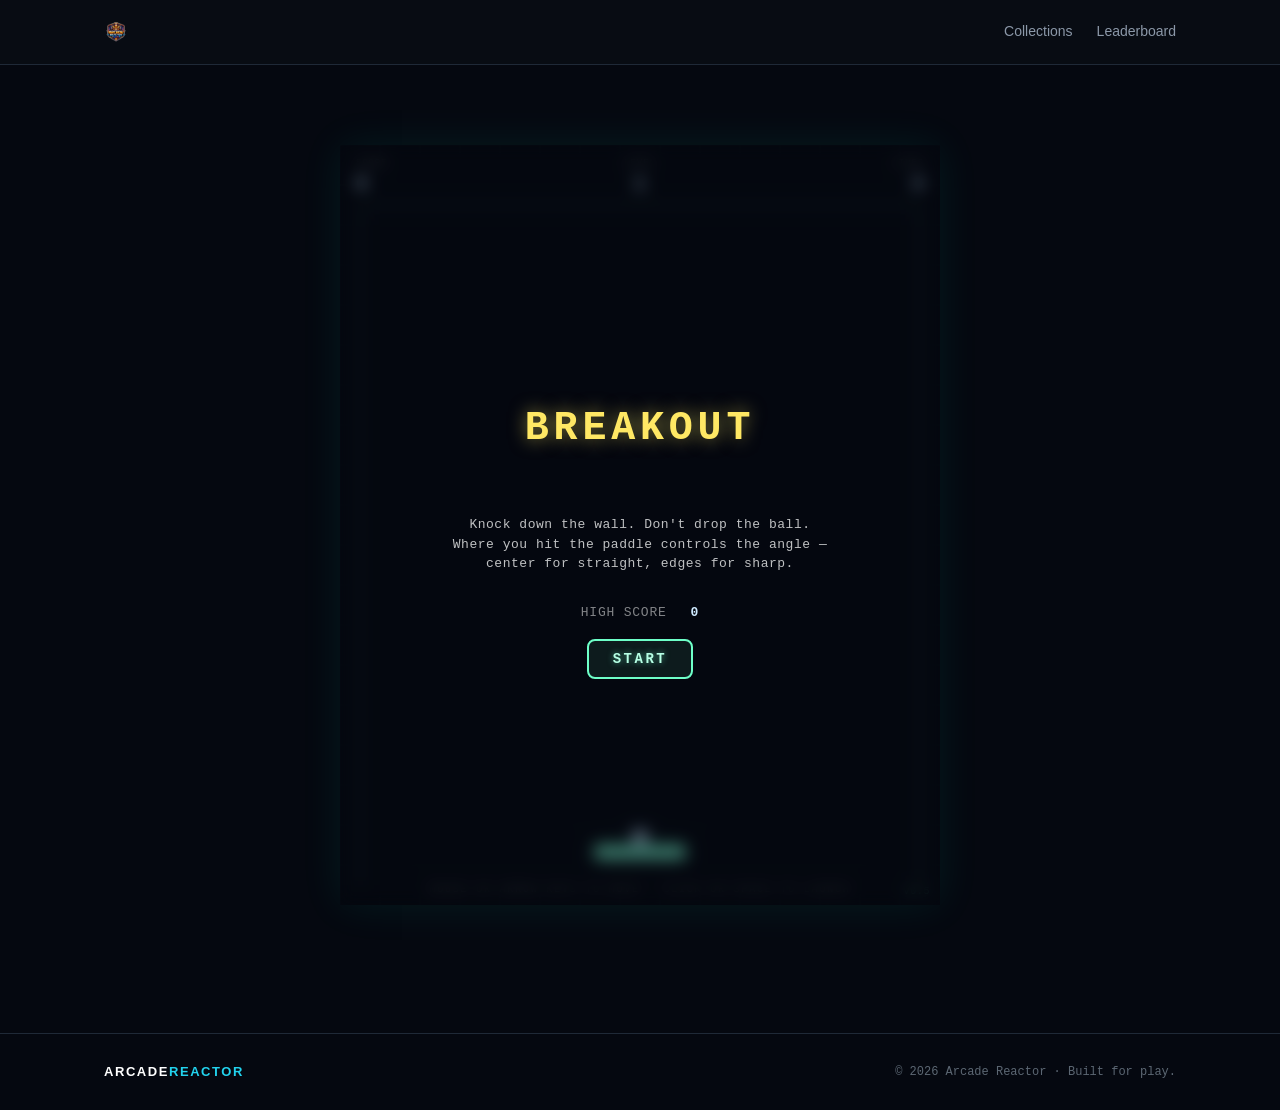
<file: games/breakout.html>
<!DOCTYPE html>
<html lang="en">
<head>
<meta charset="UTF-8">
<meta name="viewport" content="width=device-width, initial-scale=1.0, user-scalable=no">
<title>BREAKOUT v0.5 — Arcade Reactor</title>

<link rel="icon" type="image/png" sizes="32x32" href="../assets/favicon-32.png">
<link rel="icon" type="image/png" sizes="256x256" href="../assets/favicon.png">
<link rel="apple-touch-icon" href="../assets/favicon.png">

<link rel="stylesheet" href="../site.css">
<style>
  html, body {
    background: #050810;
    width: 100%;
    min-height: 100%;
    overflow-x: hidden;
    color: #fff;
    -webkit-user-select: none; user-select: none;
    touch-action: none;
    font-family: 'Courier New', monospace;
  }
  body > .site-header, body > .site-footer { font-family: var(--font-sans, 'Inter', sans-serif); }

  #stage { display: flex; flex-direction: column; align-items: center; width: 100%; margin-top: 64px; padding: 16px 0 48px; }
  #game-wrap {
    position: relative;
    width: 600px;
    max-width: 100%;
    aspect-ratio: 600 / 760;
    background: #050810;
    box-shadow: 0 0 40px rgba(0, 255, 200, 0.08);
    overflow: hidden;
  }
  canvas { display: block; width: 100%; height: 100%; cursor: default; background: #050810; }

  /* HUD */
  .hud {
    position: absolute; inset: 0 0 auto 0;
    display: flex; justify-content: space-between; align-items: flex-start;
    padding: 12px 16px 0;
    pointer-events: none;
    text-transform: uppercase; letter-spacing: 0.08em;
    font-size: 11px; z-index: 5;
  }
  .hud-stat .label { color: rgba(255, 255, 255, 0.5); font-size: 9px; }
  .hud-stat .value {
    font-size: 18px; font-weight: 700; color: #cfeaff;
    text-shadow: 0 0 6px rgba(140, 200, 255, 0.5);
  }
  .hud-stat.center { text-align: center; flex: 1; }
  .hud-stat.right  { text-align: right; }

  /* Overlays */
  .overlay {
    position: absolute; inset: 0;
    display: flex; flex-direction: column;
    align-items: center; justify-content: center;
    background: rgba(5, 8, 16, 0.55);
    backdrop-filter: blur(8px);
    -webkit-backdrop-filter: blur(8px);
    z-index: 10;
    text-align: center; padding: 24px; gap: 16px;
  }
  .overlay.hidden { display: none; }
  .overlay h1 {
    font-size: 40px; font-weight: 800; color: #ffe864;
    text-shadow: 0 0 18px rgba(255, 232, 100, 0.55);
    letter-spacing: 0.12em;
  }
  .overlay h2 {
    font-size: 24px; color: #b6ffe5;
    text-shadow: 0 0 12px rgba(110, 255, 200, 0.55);
    letter-spacing: 0.1em;
  }
  .overlay p {
    color: rgba(255, 255, 255, 0.75); font-size: 13px;
    max-width: 420px; line-height: 1.5; letter-spacing: 0.04em;
  }

  .btn {
    border: 2px solid #6effc8;
    background: rgba(110, 255, 200, 0.08);
    color: #b6ffe5;
    font-family: 'Courier New', monospace; font-weight: 700;
    letter-spacing: 0.18em; font-size: 14px;
    padding: 10px 24px; cursor: pointer;
    text-shadow: 0 0 6px rgba(110, 255, 200, 0.6);
    transition: background 0.15s, transform 0.05s;
  }
  .btn:hover { background: rgba(110, 255, 200, 0.18); }
  .btn:active { transform: translateY(1px); }

  .stat-grid {
    display: grid; grid-template-columns: auto auto;
    gap: 8px 24px; color: rgba(255, 255, 255, 0.85);
    font-size: 13px; letter-spacing: 0.06em;
  }
  .stat-grid .k { color: rgba(255, 255, 255, 0.5); text-align: right; }
  .stat-grid .v { color: #cfeaff; font-weight: 700; }

  .version-tag {
    position: absolute; bottom: 6px; right: 10px;
    font-family: 'Courier New', monospace; font-size: 10px;
    color: rgba(110, 255, 200, 0.55);
    pointer-events: none; z-index: 4;
    letter-spacing: 0.06em;
  }
  .hint {
    position: absolute; bottom: 8px; left: 0; right: 0;
    text-align: center; font-size: 10px;
    letter-spacing: 0.18em; color: rgba(255, 255, 255, 0.4);
    z-index: 4; pointer-events: none; text-transform: uppercase;
  }
  .hint.hidden { display: none; }
</style>
</head>
<body>

<header class="site-header">
  <div class="container header-inner">
    <a href="../index.html" class="brand" aria-label="Arcade Reactor home">
      <img src="../assets/favicon.png" alt="Arcade Reactor" class="brand-logo">
    </a>
    <nav class="site-nav">
      <a href="../index.html#vector-vault">Collections</a>
      <a href="../index.html#leaderboard">Leaderboard</a>
    </nav>
  </div>
</header>

<div id="stage">
  <div id="game-wrap">
    <canvas id="game" width="600" height="760"></canvas>

    <div class="hud">
      <div class="hud-stat">
        <div class="label">SCORE</div>
        <div class="value" id="scoreEl">0</div>
      </div>
      <div class="hud-stat center">
        <div class="label">LEVEL</div>
        <div class="value" id="levelEl">1</div>
      </div>
      <div class="hud-stat right">
        <div class="label">LIVES</div>
        <div class="value" id="livesEl">3</div>
      </div>
    </div>

    <div class="hint" id="hint">Mouse or arrow keys to move · Click or Space to launch</div>

    <!-- TITLE -->
    <div class="overlay" id="titleScreen">
      <h1>BREAKOUT</h1>
      <p>Knock down the wall. Don't drop the ball.<br>
         Where you hit the paddle controls the angle —<br>
         center for straight, edges for sharp.</p>
      <div class="stat-grid">
        <div class="k">HIGH SCORE</div><div class="v" id="titleHighEl">0</div>
      </div>
      <button class="btn" id="startBtn">START</button>
    </div>

    <!-- GAME OVER -->
    <div class="overlay hidden" id="gameOverScreen">
      <h2 id="gameOverMsg">GAME OVER</h2>
      <div class="stat-grid">
        <div class="k">SCORE</div><div class="v" id="finalScoreEl">0</div>
        <div class="k">LEVEL</div><div class="v" id="finalLevelEl">1</div>
        <div class="k">HIGH SCORE</div><div class="v" id="finalHighEl">0</div>
      </div>
      <button class="btn" id="playAgainBtn">PLAY AGAIN</button>
    </div>

    <div class="version-tag" id="versionTag">v0.5</div>
  </div>
</div>

<footer class="site-footer">
  <div class="container footer-inner">
    <span class="footer-brand">ARCADE<span class="brand-accent">REACTOR</span></span>
    <span class="footer-meta">© <span id="year"></span> Arcade Reactor · Built for play.</span>
  </div>
</footer>

<script>
'use strict';

// ============================================================================
// SOUND — Web Audio, no asset files
// ============================================================================
const audioCtx = new (window.AudioContext || window.webkitAudioContext)();
let audioReady = false;
function unlockAudio() {
  if (audioCtx.state === 'suspended') audioCtx.resume();
  audioReady = true;
}
window.addEventListener('pointerdown', unlockAudio, { once: true });
window.addEventListener('keydown',     unlockAudio, { once: true });

function tone(freq, dur, type = 'sine', vol = 0.18, freqEnd = null) {
  if (!audioReady) return;
  const t = audioCtx.currentTime;
  const osc = audioCtx.createOscillator();
  const gain = audioCtx.createGain();
  osc.type = type;
  osc.frequency.setValueAtTime(freq, t);
  if (freqEnd !== null) osc.frequency.linearRampToValueAtTime(freqEnd, t + dur);
  gain.gain.setValueAtTime(0.0001, t);
  gain.gain.linearRampToValueAtTime(vol, t + 0.005);
  gain.gain.exponentialRampToValueAtTime(0.0001, t + dur);
  osc.connect(gain).connect(audioCtx.destination);
  osc.start(t);
  osc.stop(t + dur + 0.02);
}

const snd = {
  // Wall bounce — short, high
  wall: () => tone(880, 0.04, 'square', 0.10),
  // Paddle bounce — lower thunk
  paddle: () => tone(220, 0.06, 'square', 0.14),
  // Brick break — pitch scales with row (top row = highest, bottom = lowest)
  // The original Atari used the same trick: each row had a different pitch.
  brick: (row) => {
    // row 0 = top (red, 7pts). Pitch goes UP for higher rows (harder bricks).
    const pitch = 440 + (7 - row) * 80;
    tone(pitch, 0.05, 'square', 0.12);
  },
  // Ball lost — descending warble
  ballLost: () => {
    tone(400, 0.15, 'sawtooth', 0.16, 100);
    setTimeout(() => tone(200, 0.20, 'sawtooth', 0.16, 50), 100);
  },
  // Level cleared — triumphant arpeggio
  levelClear: () => {
    tone(523, 0.20, 'triangle', 0.14);                                  // C5
    setTimeout(() => tone(659, 0.20, 'triangle', 0.14), 100);           // E5
    setTimeout(() => tone(784, 0.20, 'triangle', 0.14), 200);           // G5
    setTimeout(() => tone(1047, 0.30, 'triangle', 0.14), 300);          // C6
  },
  // Launch ball — small whoosh
  launch: () => tone(150, 0.10, 'triangle', 0.18, 300),
};

// ============================================================================
// CANVAS / CONSTANTS
// ============================================================================
const canvas = document.getElementById('game');
const ctx = canvas.getContext('2d');
const W = canvas.width;   // 600
const H = canvas.height;  // 760

// Playfield: roughly Atari proportions. Top inset for HUD, side walls.
const PLAY_TOP    = 60;
const PLAY_LEFT   = 20;
const PLAY_RIGHT  = W - 20;
const PLAY_BOTTOM = H - 20;
const PLAY_W      = PLAY_RIGHT - PLAY_LEFT;

// Bricks
const BRICK_ROWS    = 8;
const BRICK_COLS    = 14;
const BRICK_TOP     = 130;           // first row Y
const BRICK_GAP     = 2;
const BRICK_AREA_W  = PLAY_W - 8;    // small inset
const BRICK_W       = (BRICK_AREA_W - (BRICK_COLS - 1) * BRICK_GAP) / BRICK_COLS;
const BRICK_H       = 18;
const BRICK_AREA_L  = PLAY_LEFT + 4;

// Brick color/points per row (top = row 0 = red = 7pts, classic Atari pattern)
const BRICK_ROWS_SPEC = [
  { color: '#ff5050', glow: 'rgba(255, 80, 80, 0.6)',  pts: 7 }, // red
  { color: '#ff5050', glow: 'rgba(255, 80, 80, 0.6)',  pts: 7 }, // red
  { color: '#ff9650', glow: 'rgba(255, 150, 80, 0.5)', pts: 5 }, // orange
  { color: '#ff9650', glow: 'rgba(255, 150, 80, 0.5)', pts: 5 }, // orange
  { color: '#ffe864', glow: 'rgba(255, 232, 100, 0.5)',pts: 3 }, // yellow
  { color: '#ffe864', glow: 'rgba(255, 232, 100, 0.5)',pts: 3 }, // yellow
  { color: '#6effc8', glow: 'rgba(110, 255, 200, 0.5)',pts: 1 }, // green
  { color: '#6effc8', glow: 'rgba(110, 255, 200, 0.5)',pts: 1 }, // green
];

// Paddle
const PADDLE_W       = 90;
const PADDLE_H       = 14;
const PADDLE_Y       = PLAY_BOTTOM - 40;
const PADDLE_COLOR   = '#7dffd6';
const PADDLE_GLOW    = 'rgba(125, 255, 214, 0.4)';
const PADDLE_KEY_SPEED = 600; // px/sec — paddle move rate under keyboard control

// Ball
const BALL_R         = 7;
const BALL_COLOR     = '#cfeaff';
const BALL_GLOW      = 'rgba(140, 200, 255, 0.6)';
const BALL_BASE_SPEED = 320;     // px/sec at game start
const BALL_MAX_SPEED  = 720;     // hard cap
const BALL_SPEEDUP_FACTOR = 1.18; // each speedup multiplies by this

// Lives
const STARTING_LIVES = 3;

// Launch angle spread: ±this many degrees from vertical. Atari original was
// roughly ±22.5°. Smaller = more predictable launches.
const LAUNCH_SPREAD_DEG = 22.5;

// ============================================================================
// HELPERS
// ============================================================================
function clamp(v, lo, hi) { return Math.max(lo, Math.min(hi, v)); }

// localStorage high-score persistence (single-player, session-persistent)
const HS_KEY = 'arcadeReactor.breakout.highScore';
function loadHighScore() {
  try {
    const v = parseInt(localStorage.getItem(HS_KEY), 10);
    return Number.isFinite(v) && v >= 0 ? v : 0;
  } catch (e) { return 0; }
}
function saveHighScore(v) {
  try { localStorage.setItem(HS_KEY, String(v)); } catch (e) {}
}

// ============================================================================
// GAME STATE
// ============================================================================
let state = 'TITLE'; // TITLE | READY | PLAYING | LEVEL_CLEARED | GAME_OVER
let score = 0;
let highScore = loadHighScore();
let lives = STARTING_LIVES;
let level = 1;

const paddle = { x: (W - PADDLE_W) / 2, vx: 0, lastMouseX: W / 2 };
const ball = { x: W/2, y: 0, vx: 0, vy: 0, trail: [], stuckToPaddle: true };

let bricks = []; // array of { x, y, w, h, row, alive, color, glow, pts }
let bricksRemaining = 0;

// Speed-up bookkeeping: original Atari speeds up the ball
// 1) After 4 hits
// 2) After 12 hits
// 3) On the first time it hits an orange or red brick
// We track hit-count + a flag per row tier
let paddleHits = 0;
let speedTier = 0;       // 0=normal, 1=after 4 hits, 2=after 12 hits, 3=after orange, 4=after red
let hitOrange = false;
let hitRed    = false;

// ============================================================================
// LEVEL SETUP
// ============================================================================
function buildBricks() {
  bricks.length = 0;
  for (let r = 0; r < BRICK_ROWS; r++) {
    const spec = BRICK_ROWS_SPEC[r];
    for (let c = 0; c < BRICK_COLS; c++) {
      const x = BRICK_AREA_L + c * (BRICK_W + BRICK_GAP);
      const y = BRICK_TOP   + r * (BRICK_H + BRICK_GAP);
      bricks.push({
        x, y, w: BRICK_W, h: BRICK_H, row: r,
        alive: true, color: spec.color, glow: spec.glow, pts: spec.pts,
      });
    }
  }
  bricksRemaining = bricks.length;
}

function resetBallOnPaddle() {
  ball.x = paddle.x + PADDLE_W / 2;
  ball.y = PADDLE_Y - BALL_R - 1;
  ball.vx = 0;
  ball.vy = 0;
  ball.trail.length = 0;
  ball.stuckToPaddle = true;
}

function startLevel(lvl) {
  level = lvl;
  hudLevel.textContent = level;
  buildBricks();
  resetBallOnPaddle();
  paddleHits = 0;
  speedTier = 0;
  hitOrange = false;
  hitRed = false;
  state = 'READY';
  hudHint.classList.remove('hidden');
}

function startNewGame() {
  score = 0;
  lives = STARTING_LIVES;
  hudScore.textContent = score;
  hudLives.textContent = lives;
  startLevel(1);
}

// ============================================================================
// PHYSICS / UPDATE
// ============================================================================
function launchBall() {
  // Atari original: small random spread (±22.5°) from straight up.
  // Most launches feel vertical-ish; occasional ones lean noticeably.
  const offsetDeg = (Math.random() - 0.5) * 2 * LAUNCH_SPREAD_DEG;
  const angle = -Math.PI / 2 + offsetDeg * Math.PI / 180;
  // Launch at the speed the ball SHOULD be at (factoring level + current
  // speed tier). After a death, the earned speed carries over — no slow
  // re-launch that "catches up" on the first paddle hit.
  const speed = currentBallSpeed();
  ball.vx = Math.cos(angle) * speed;
  ball.vy = Math.sin(angle) * speed;
  ball.stuckToPaddle = false;
  snd.launch();
}

function currentBallSpeed() {
  // Base speed scaled by per-level + per-speedup multipliers
  let s = BALL_BASE_SPEED * Math.pow(1.08, level - 1); // each level ~8% faster
  for (let i = 0; i < speedTier; i++) s *= BALL_SPEEDUP_FACTOR;
  return Math.min(s, BALL_MAX_SPEED);
}

function applyCurrentSpeed() {
  // Renormalize velocity to current speed (preserve direction)
  const mag = Math.hypot(ball.vx, ball.vy);
  if (mag < 0.001) return;
  const target = currentBallSpeed();
  ball.vx = (ball.vx / mag) * target;
  ball.vy = (ball.vy / mag) * target;
}

function checkSpeedUp(hitRow) {
  // 4 hits speedup
  if (speedTier === 0 && paddleHits >= 4) { speedTier = 1; applyCurrentSpeed(); return; }
  // 12 hits speedup
  if (speedTier === 1 && paddleHits >= 12) { speedTier = 2; applyCurrentSpeed(); return; }
  // First orange hit
  if (speedTier === 2 && hitRow === 2 && !hitOrange) {
    hitOrange = true; speedTier = 3; applyCurrentSpeed(); return;
  }
  // First red hit
  if (speedTier === 3 && hitRow === 0 && !hitRed) {
    hitRed = true; speedTier = 4; applyCurrentSpeed(); return;
  }
}

function update(dt) {
  // Paddle position: keyboard takes priority when keys are held, otherwise
  // the mouse drives. When the player presses a key, keyboardActive turns on
  // and mouse is ignored until the mouse moves again.
  if (keyboardActive && (keys.left || keys.right)) {
    let dx = 0;
    if (keys.left)  dx -= PADDLE_KEY_SPEED * dt;
    if (keys.right) dx += PADDLE_KEY_SPEED * dt;
    paddle.x = clamp(paddle.x + dx, PLAY_LEFT, PLAY_RIGHT - PADDLE_W);
    paddle.lastMouseX = paddle.x + PADDLE_W / 2; // sync so mouse picks up here when it returns
  } else {
    paddle.x = clamp(paddle.lastMouseX - PADDLE_W / 2, PLAY_LEFT, PLAY_RIGHT - PADDLE_W);
  }

  if (ball.stuckToPaddle) {
    ball.x = paddle.x + PADDLE_W / 2;
    ball.y = PADDLE_Y - BALL_R - 1;
    return;
  }

  if (state !== 'PLAYING') return;

  // Substep to avoid tunneling at high speeds through thin bricks
  const speed = Math.hypot(ball.vx, ball.vy);
  const subSteps = Math.max(1, Math.ceil((speed * dt) / (BALL_R * 0.6)));
  const sub = dt / subSteps;

  for (let s = 0; s < subSteps; s++) {
    ball.x += ball.vx * sub;
    ball.y += ball.vy * sub;

    // Walls
    if (ball.x - BALL_R < PLAY_LEFT) {
      ball.x = PLAY_LEFT + BALL_R;
      ball.vx = -ball.vx;
      snd.wall();
    } else if (ball.x + BALL_R > PLAY_RIGHT) {
      ball.x = PLAY_RIGHT - BALL_R;
      ball.vx = -ball.vx;
      snd.wall();
    }
    if (ball.y - BALL_R < PLAY_TOP) {
      ball.y = PLAY_TOP + BALL_R;
      ball.vy = -ball.vy;
      snd.wall();
    }

    // Ball lost (bottom)
    if (ball.y - BALL_R > PLAY_BOTTOM) {
      loseBall();
      return;
    }

    // Paddle collision — only when ball is moving downward
    if (ball.vy > 0 &&
        ball.y + BALL_R >= PADDLE_Y && ball.y - BALL_R <= PADDLE_Y + PADDLE_H &&
        ball.x >= paddle.x && ball.x <= paddle.x + PADDLE_W) {
      // Reflection angle depends on WHERE on the paddle the ball hit.
      // -1 = far left, 0 = center, +1 = far right
      const hitPos = (ball.x - (paddle.x + PADDLE_W / 2)) / (PADDLE_W / 2);
      const clampedHit = clamp(hitPos, -1, 1);
      // Bounce angle: maps -1..1 → -75°..+75° above horizontal
      const bounceAngle = -Math.PI / 2 + clampedHit * (Math.PI / 180) * 75;
      const sp = currentBallSpeed();
      ball.vx = Math.cos(bounceAngle) * sp;
      ball.vy = Math.sin(bounceAngle) * sp;
      ball.y = PADDLE_Y - BALL_R - 1;
      paddleHits++;
      checkSpeedUp(-1);
      snd.paddle();
    }

    // Brick collisions
    for (const b of bricks) {
      if (!b.alive) continue;
      if (ball.x + BALL_R < b.x || ball.x - BALL_R > b.x + b.w) continue;
      if (ball.y + BALL_R < b.y || ball.y - BALL_R > b.y + b.h) continue;

      // Determine collision side by comparing penetration depths
      const overlapL = (ball.x + BALL_R) - b.x;
      const overlapR = (b.x + b.w) - (ball.x - BALL_R);
      const overlapT = (ball.y + BALL_R) - b.y;
      const overlapB = (b.y + b.h) - (ball.y - BALL_R);
      const minH = Math.min(overlapL, overlapR);
      const minV = Math.min(overlapT, overlapB);

      if (minH < minV) {
        // Horizontal collision
        ball.vx = -ball.vx;
        if (overlapL < overlapR) ball.x = b.x - BALL_R - 0.1;
        else                     ball.x = b.x + b.w + BALL_R + 0.1;
      } else {
        ball.vy = -ball.vy;
        if (overlapT < overlapB) ball.y = b.y - BALL_R - 0.1;
        else                     ball.y = b.y + b.h + BALL_R + 0.1;
      }

      b.alive = false;
      bricksRemaining--;
      score += b.pts;
      hudScore.textContent = score;
      snd.brick(b.row);
      checkSpeedUp(b.row);

      if (bricksRemaining === 0) {
        levelCleared();
        return;
      }
      break; // one brick per substep — avoids weird multi-hit cascades
    }
  }

  // Trail
  ball.trail.push({ x: ball.x, y: ball.y, life: 1 });
  if (ball.trail.length > 18) ball.trail.shift();
  for (const t of ball.trail) t.life -= dt * 3.5;
}

function loseBall() {
  ball.stuckToPaddle = true;
  lives--;
  hudLives.textContent = lives;
  snd.ballLost();
  if (lives <= 0) {
    gameOver();
  } else {
    resetBallOnPaddle();
    state = 'READY';
    hudHint.classList.remove('hidden');
  }
}

function levelCleared() {
  state = 'LEVEL_CLEARED';
  snd.levelClear();
  // Brief pause then next level
  setTimeout(() => {
    startLevel(level + 1);
  }, 1500);
}

function gameOver() {
  state = 'GAME_OVER';
  if (score > highScore) {
    highScore = score;
    saveHighScore(highScore);
  }
  finalScoreEl.textContent = score;
  finalLevelEl.textContent = level;
  finalHighEl.textContent = highScore;
  gameOverScreen.classList.remove('hidden');
}

// ============================================================================
// RENDER
// ============================================================================
function render() {
  ctx.fillStyle = '#050810';
  ctx.fillRect(0, 0, W, H);

  // Faint grid
  ctx.strokeStyle = 'rgba(125, 255, 214, 0.04)';
  ctx.lineWidth = 1;
  for (let x = 0; x < W; x += 40) {
    ctx.beginPath(); ctx.moveTo(x, 0); ctx.lineTo(x, H); ctx.stroke();
  }
  for (let y = 0; y < H; y += 40) {
    ctx.beginPath(); ctx.moveTo(0, y); ctx.lineTo(W, y); ctx.stroke();
  }

  // Play area borders (top, left, right)
  ctx.strokeStyle = 'rgba(125, 255, 214, 0.22)';
  ctx.lineWidth = 2;
  ctx.beginPath();
  ctx.moveTo(PLAY_LEFT, PLAY_TOP);
  ctx.lineTo(PLAY_RIGHT, PLAY_TOP);
  ctx.moveTo(PLAY_LEFT, PLAY_TOP);
  ctx.lineTo(PLAY_LEFT, PLAY_BOTTOM);
  ctx.moveTo(PLAY_RIGHT, PLAY_TOP);
  ctx.lineTo(PLAY_RIGHT, PLAY_BOTTOM);
  ctx.stroke();

  // Bricks
  for (const b of bricks) {
    if (!b.alive) continue;
    ctx.save();
    ctx.shadowColor = b.glow;
    ctx.shadowBlur = 8;
    ctx.fillStyle = b.color;
    ctx.fillRect(b.x, b.y, b.w, b.h);
    ctx.restore();
  }

  // Paddle
  ctx.save();
  ctx.shadowColor = PADDLE_GLOW;
  ctx.shadowBlur = 12;
  ctx.fillStyle = PADDLE_COLOR;
  ctx.fillRect(paddle.x, PADDLE_Y, PADDLE_W, PADDLE_H);
  ctx.restore();

  // Ball trail
  for (let i = 0; i < ball.trail.length; i++) {
    const t = ball.trail[i];
    if (t.life <= 0) continue;
    ctx.fillStyle = 'rgba(207, 234, 255, ' + (t.life * 0.3).toFixed(3) + ')';
    ctx.beginPath();
    ctx.arc(t.x, t.y, BALL_R * t.life * 0.8, 0, Math.PI * 2);
    ctx.fill();
  }

  // Ball
  ctx.save();
  ctx.shadowColor = BALL_GLOW;
  ctx.shadowBlur = 12;
  ctx.fillStyle = BALL_COLOR;
  ctx.beginPath();
  ctx.arc(ball.x, ball.y, BALL_R, 0, Math.PI * 2);
  ctx.fill();
  ctx.restore();
}

// ============================================================================
// INPUT
// ============================================================================
function pointerXFromEv(ev) {
  const rect = canvas.getBoundingClientRect();
  const scaleX = canvas.width / rect.width;
  return (ev.clientX - rect.left) * scaleX;
}

// Track mouse on the WINDOW (not the canvas) so the cursor can drift above/
// below/outside the canvas and the paddle still tracks the horizontal position.
// Clamp X to canvas range so going far off-screen pins the paddle at the wall.
window.addEventListener('mousemove', (ev) => {
  const x = pointerXFromEv(ev);
  paddle.lastMouseX = clamp(x, 0, canvas.width);
});

canvas.addEventListener('touchmove', (ev) => {
  if (ev.touches.length > 0) {
    const rect = canvas.getBoundingClientRect();
    const scaleX = canvas.width / rect.width;
    paddle.lastMouseX = (ev.touches[0].clientX - rect.left) * scaleX;
  }
  ev.preventDefault();
}, { passive: false });

canvas.addEventListener('click', () => {
  if (state === 'READY' && ball.stuckToPaddle) {
    state = 'PLAYING';
    hudHint.classList.add('hidden');
    launchBall();
  }
});
canvas.addEventListener('touchstart', (ev) => {
  if (state === 'READY' && ball.stuckToPaddle) {
    state = 'PLAYING';
    hudHint.classList.add('hidden');
    launchBall();
  }
  ev.preventDefault();
}, { passive: false });

// Keyboard input — Arrow keys + A/D for paddle, Space/Enter to launch.
// Keyboard runs in parallel with mouse; whichever is most recently active
// wins (handled in update()).
const keys = { left: false, right: false };
let keyboardActive = false; // true when a paddle key was pressed more recently than the mouse

window.addEventListener('keydown', (ev) => {
  const k = ev.key;
  if (k === 'ArrowLeft' || k === 'a' || k === 'A') {
    keys.left = true; keyboardActive = true;
    ev.preventDefault();
  } else if (k === 'ArrowRight' || k === 'd' || k === 'D') {
    keys.right = true; keyboardActive = true;
    ev.preventDefault();
  } else if (k === ' ' || k === 'Enter') {
    if (state === 'READY' && ball.stuckToPaddle) {
      state = 'PLAYING';
      hudHint.classList.add('hidden');
      launchBall();
    }
    ev.preventDefault();
  }
});

window.addEventListener('keyup', (ev) => {
  const k = ev.key;
  if (k === 'ArrowLeft' || k === 'a' || k === 'A') keys.left = false;
  else if (k === 'ArrowRight' || k === 'd' || k === 'D') keys.right = false;
});

// When the mouse moves, hand control back to it (so keyboard isn't "sticky"
// — moving the mouse always overrides).
window.addEventListener('mousemove', () => { keyboardActive = false; });

// ============================================================================
// HUD / BUTTONS
// ============================================================================
const hudScore = document.getElementById('scoreEl');
const hudLives = document.getElementById('livesEl');
const hudLevel = document.getElementById('levelEl');
const hudHint  = document.getElementById('hint');
const titleScreen     = document.getElementById('titleScreen');
const gameOverScreen  = document.getElementById('gameOverScreen');
const titleHighEl     = document.getElementById('titleHighEl');
const finalScoreEl    = document.getElementById('finalScoreEl');
const finalLevelEl    = document.getElementById('finalLevelEl');
const finalHighEl     = document.getElementById('finalHighEl');

titleHighEl.textContent = highScore;

document.getElementById('startBtn').addEventListener('click', () => {
  titleScreen.classList.add('hidden');
  startNewGame();
});
document.getElementById('playAgainBtn').addEventListener('click', () => {
  gameOverScreen.classList.add('hidden');
  titleHighEl.textContent = highScore;
  startNewGame();
});
document.getElementById('year').textContent = new Date().getFullYear();

// ============================================================================
// LOOP
// ============================================================================
let lastT = performance.now();
function loop(now) {
  const dt = Math.min(0.05, (now - lastT) / 1000);
  lastT = now;
  update(dt);
  render();
  requestAnimationFrame(loop);
}
requestAnimationFrame(loop);
</script>
</body>
</html>
</file>
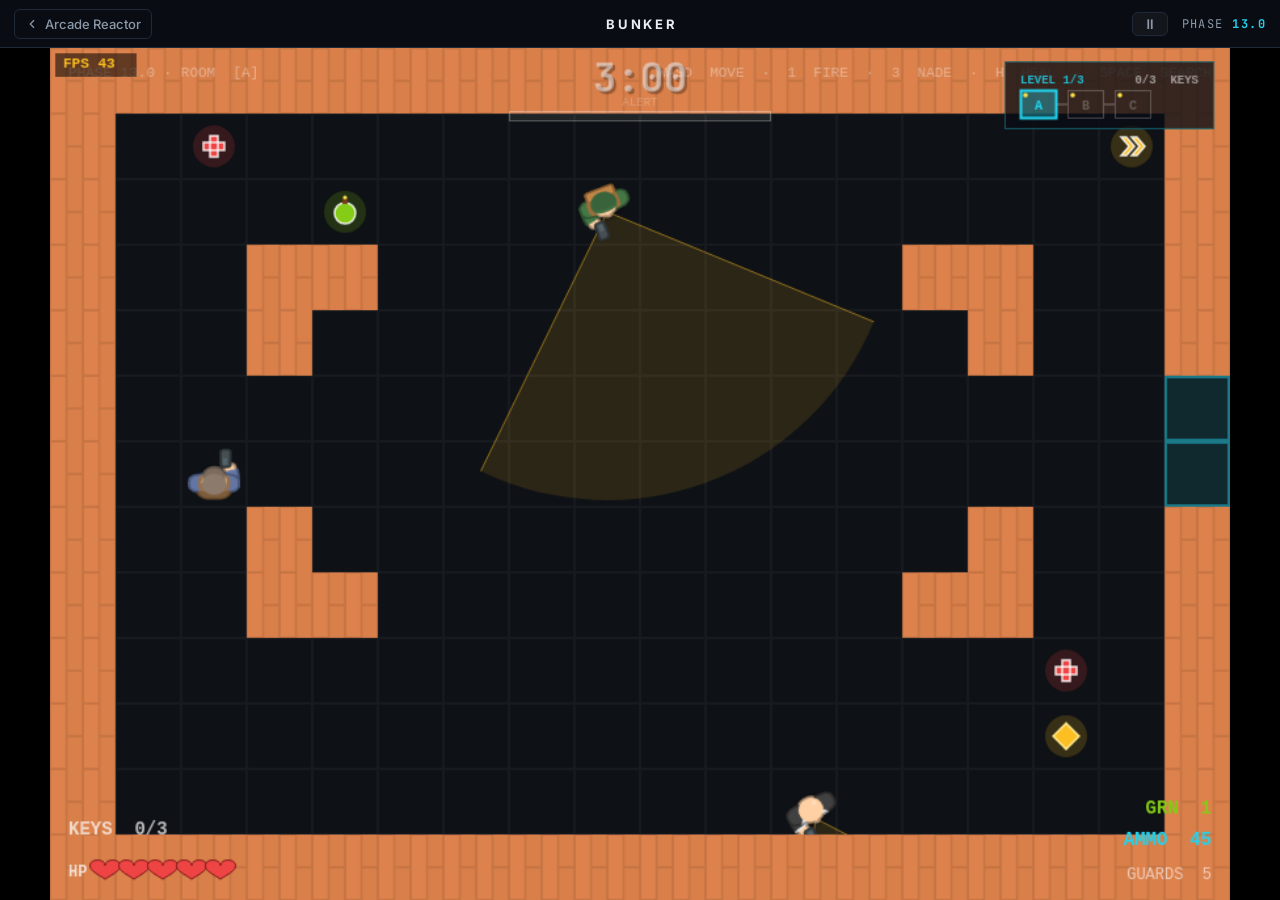
<file: games/bunker.html>
<!DOCTYPE html>
<html lang="en">
<head>
<meta charset="UTF-8">
<meta name="viewport" content="width=device-width, initial-scale=1.0, user-scalable=no">
<title>Bunker · Arcade Reactor</title>

<!-- Favicons -->
<link rel="icon" type="image/png" sizes="32x32"  href="../assets/favicon-32.png">
<link rel="icon" type="image/png" sizes="256x256" href="../assets/favicon.png">
<link rel="apple-touch-icon" href="../assets/favicon.png">

<link rel="preconnect" href="https://fonts.googleapis.com">
<link rel="preconnect" href="https://fonts.gstatic.com" crossorigin>
<link href="https://fonts.googleapis.com/css2?family=Inter:wght@500;600;700&family=JetBrains+Mono:wght@500;700&display=swap" rel="stylesheet">
<style>
  * { margin: 0; padding: 0; box-sizing: border-box; }
  html, body {
    background: #000;
    width: 100%; height: 100%;
    overflow: hidden;
    font-family: 'Courier New', monospace;
    color: #fff;
    -webkit-user-select: none; user-select: none;
    touch-action: none;
  }

  #wrap {
    display: flex;
    flex-direction: column;
    align-items: center;
    width: 100%;
    height: calc(100% - 48px);
    margin-top: 48px;
    background: #000;
  }

  canvas { display: block; flex-shrink: 0; cursor: crosshair; }

  #controls {
    display: none;
    flex-shrink: 0;
    width: 100%;
    background: #000;
    position: relative;
  }

  .ctrl-row {
    display: flex; align-items: center; justify-content: space-between;
    height: 100%; padding: 6px 8px; gap: 6px;
  }

  .ctrl-stick-zone {
    flex: 1;
    display: flex;
    align-items: center;
    justify-content: center;
    position: relative;
    -webkit-tap-highlight-color: transparent;
  }

  .ctrl-right-group {
    flex: 0 0 auto;
    display: flex;
    flex-direction: column;
    align-items: center;
    justify-content: center;
    gap: 6px;
    padding-right: 8px;
  }

  .btn {
    border: 1px solid rgba(255,255,255,0.35);
    border-radius: 8px;
    background: rgba(255,255,255,0.06);
    color: #fff;
    font-family: 'Courier New', monospace;
    display: flex; flex-direction: column;
    align-items: center; justify-content: center; gap: 2px;
    cursor: pointer;
    -webkit-tap-highlight-color: transparent;
    transition: background 0.05s, border-color 0.05s;
    width: 80px; height: 60px;
  }
  .btn.active {
    background: rgba(255,255,255,0.18);
    border-color: rgba(255,255,255,0.7);
  }
  .btn-icon  { font-size: 22px; line-height: 1; }
  .btn-label { font-size: 9px; opacity: 0.55; letter-spacing: 0.08em; }

  /* NADE button positioned inside the aim-zone, anchored to its
     right edge so the thumb can move between the aim stick and the
     button without traversing the screen. */
  #btn-nade {
    position: absolute;
    right: 12px;
    top: 50%;
    transform: translateY(-50%);
    width: 72px;
    height: 72px;
    border-color: rgba(163,230,53,0.55);
  }
  #btn-nade.active { background: rgba(163,230,53,0.25); border-color: rgba(163,230,53,0.95); }
  /* Greyed when out of grenades */
  #btn-nade.empty  { opacity: 0.35; }
  /* Highlighted as 'armed' when weaponMode === 'grenade' */
  #btn-nade.armed  { background: rgba(163,230,53,0.18); border-color: rgba(163,230,53,0.85); }

  /* ── Virtual thumbstick (full 360° for this game) ────────────── */
  .stick-base {
    width: 112px; height: 112px;
    border-radius: 50%;
    border: 1.5px solid rgba(255,255,255,0.3);
    background: rgba(255,255,255,0.04);
    position: relative;
    box-shadow: inset 0 0 20px rgba(255,255,255,0.04);
  }
  /* Crosshair guides inside the stick base */
  .stick-base::before,
  .stick-base::after {
    content: '';
    position: absolute;
    background: rgba(255,255,255,0.12);
  }
  .stick-base::before {
    top: 50%; left: 12%; right: 12%; height: 1px;
    transform: translateY(-0.5px);
  }
  .stick-base::after {
    left: 50%; top: 12%; bottom: 12%; width: 1px;
    transform: translateX(-0.5px);
  }
  .stick-knob {
    position: absolute;
    width: 50px; height: 50px;
    border-radius: 50%;
    border: 1.5px solid rgba(255,255,255,0.55);
    background: rgba(255,255,255,0.12);
    left: 50%; top: 50%;
    transform: translate(-50%, -50%);
    transition: background 0.06s, border-color 0.06s, box-shadow 0.06s;
    pointer-events: none;
  }
  .stick-base.active .stick-knob {
    background: rgba(34,211,238,0.22);
    border-color: rgba(34,211,238,0.9);
    box-shadow: 0 0 14px rgba(34,211,238,0.4);
  }

  /* Hide on-screen controls when a gamepad is connected */
  body.gamepad-active #controls { display: none !important; }

  /* ── Arcade Reactor shell — top bar ─────────────────────────── */
  .ar-topbar {
    position: fixed; top: 0; left: 0; right: 0; height: 48px;
    display: flex; align-items: center; justify-content: space-between;
    padding: 0 14px;
    background: rgba(10, 14, 20, 0.92);
    backdrop-filter: saturate(140%) blur(10px);
    -webkit-backdrop-filter: saturate(140%) blur(10px);
    border-bottom: 1px solid #1f2937;
    z-index: 9999;
    font-family: 'Inter', -apple-system, BlinkMacSystemFont, system-ui, sans-serif;
    color: #e6edf3;
  }
  .ar-back {
    display: inline-flex; align-items: center; gap: 6px;
    color: #8b98a8; text-decoration: none;
    font-size: 13px; font-weight: 500;
    padding: 6px 10px; border-radius: 6px;
    border: 1px solid #1f2937;
    transition: color 0.15s, border-color 0.15s;
  }
  .ar-back:hover { color: #22d3ee; border-color: #22d3ee; }
  .ar-back svg   { width: 14px; height: 14px; }
  .ar-title {
    font-size: 13px; font-weight: 700;
    letter-spacing: 0.22em; text-transform: uppercase;
  }
  .ar-score {
    font-family: 'JetBrains Mono', ui-monospace, monospace;
    font-size: 12px; color: #8b98a8;
    letter-spacing: 0.12em; min-width: 90px; text-align: right;
  }
  .ar-score-value { color: #22d3ee; font-weight: 700; }
  .ar-right {
    display: inline-flex; align-items: center; gap: 8px;
  }
  /* On-screen pause button — sits in the topbar, visible always.
     Mirrors Esc/P/Start: tap to toggle pause when canTogglePause(). */
  .ar-pause {
    appearance: none;
    background: rgba(255,255,255,0.04);
    border: 1px solid #1f2937;
    color: #8b98a8;
    border-radius: 6px;
    padding: 4px 10px;
    font-size: 14px; line-height: 1;
    cursor: pointer;
    -webkit-tap-highlight-color: transparent;
    transition: color 0.15s, border-color 0.15s, background 0.15s;
  }
  .ar-pause:hover { color: #22d3ee; border-color: #22d3ee; }
  .ar-pause.active {
    color: #22d3ee; border-color: #22d3ee;
    background: rgba(34,211,238,0.12);
  }
  .ar-gamepad {
    display: none;
    margin-left: 8px;
    font-size: 14px;
    color: #22d3ee;
    filter: drop-shadow(0 0 4px rgba(34,211,238,0.5));
  }
  body.gamepad-active .ar-gamepad { display: inline; }
  @media (max-width: 480px) {
    .ar-title { font-size: 11px; letter-spacing: 0.15em; }
    .ar-back span { display: none; }
    .ar-back { padding: 6px 8px; }
  }
</style>
</head>
<body>

<div class="ar-topbar">
  <a href="../index.html" class="ar-back" aria-label="Back to Arcade Reactor">
    <svg viewBox="0 0 24 24" fill="none" stroke="currentColor" stroke-width="2" stroke-linecap="round" stroke-linejoin="round"><polyline points="15 18 9 12 15 6"></polyline></svg>
    <span>Arcade Reactor</span>
  </a>
  <div class="ar-title">Bunker</div>
  <div class="ar-right">
    <button class="ar-pause" id="ar-pause" type="button" aria-label="Pause">⏸</button>
    <div class="ar-score">
      PHASE <span class="ar-score-value" id="ar-score-value">--</span><span class="ar-gamepad" title="Gamepad connected">🎮</span>
    </div>
  </div>
</div>

<div id="wrap">
  <canvas id="c"></canvas>
  <div id="controls">
    <div class="ctrl-row">
      <div class="ctrl-stick-zone" id="move-zone">
        <div class="stick-base" id="move-base">
          <div class="stick-knob" id="move-knob"></div>
        </div>
      </div>
      <div class="ctrl-stick-zone" id="aim-zone">
        <div class="stick-base" id="aim-base">
          <div class="stick-knob" id="aim-knob"></div>
        </div>
        <!-- NADE overlay — inside aim-zone so it sits right next to the
             aim stick where the right thumb rests. Tap to toggle weapon
             mode; throw is driven by the aim-stick threshold. -->
        <div class="btn" id="btn-nade">
          <span class="btn-icon">✦</span>
          <span class="btn-label">NADE</span>
        </div>
      </div>
    </div>
  </div>
</div>

<script>
/* ================================================================
   BUNKER — Phase 1
   ----------------------------------------------------------------
   Deliverable: playable character with 360° movement, screen
   boundaries, keyboard + thumbstick + gamepad input.
   NOT YET: walls, guards, shooting, stealth, keys, doors.
   ================================================================ */

const canvas = document.getElementById('c');
const ctx    = canvas.getContext('2d');
const ctrlBar = document.getElementById('controls');

const AR_TOPBAR_H = 48;
const GW = 900, GH = 650;        // logical play field (matches other games)

// Single source of truth for the build label. Shown in the topbar
// (synced into the HTML on load) and in the in-game HUD. Versioning
// scheme:
//   N.0  — new phase lands (e.g. 12.0 when Phase 12 ships)
//   N.x  — refinements / tuning / bug fixes within a phase
// Bumping this on every deploy gives a visual "new build is live"
// check regardless of cache — if the old label shows, refresh again.
const BUILD_LABEL = '13.0';
document.getElementById('ar-score-value').textContent = BUILD_LABEL;

// ── Responsive canvas ────────────────────────────────────────────
const CTRL_BAR_H = 140;          // taller than other games — we have a big stick
let canvasW = GW, canvasH = GH, touchMode = false;

function resize() {
  const availW = window.innerWidth;
  const availH = window.innerHeight - AR_TOPBAR_H;
  const barH   = touchMode ? CTRL_BAR_H : 0;
  const playH  = availH - barH;
  const scale  = Math.min(availW / GW, playH / GH);
  canvasW = Math.round(GW * scale);
  canvasH = Math.round(GH * scale);
  canvas.width  = GW;  canvas.height = GH;
  canvas.style.width  = canvasW + 'px';
  canvas.style.height = canvasH + 'px';
  if (touchMode) {
    ctrlBar.style.display = 'block';
    ctrlBar.style.height  = CTRL_BAR_H + 'px';
    ctrlBar.style.width   = availW + 'px';
  } else {
    ctrlBar.style.display = 'none';
  }
}
window.addEventListener('resize', resize);
resize();

// Input mode is "most recent input wins". A user can pair a gamepad,
// set it down, and tap the screen to bring the touch UI back; later
// pressing any controller input swaps back to gamepad mode and grows
// the canvas. Both 'touchMode' and the gamepad-active CSS class
// reflect this single state — touchMode = true overrides everything.
function setTouchMode(on) {
  if (touchMode === on) return;
  touchMode = on;
  if (on) {
    document.body.classList.remove('gamepad-active');
  } else if (pad.connected) {
    document.body.classList.add('gamepad-active');
  }
  resize();
}
function activateTouch() { setTouchMode(true); }

// ── Input state ──────────────────────────────────────────────────
const keys = {};
const keysPrev = {};
// touch{} holds the move thumbstick's raw x/y in [-1,+1] (continuous, not flags)
// plus on-screen button state. touchAim{} mirrors the right (aim) thumbstick.
// 12.4: removed touch.fire — there's no FIRE button on screen anymore.
// The aim stick magnitude itself is the fire trigger (≥ AIM_FIRE_THRESHOLD).
const touch    = { x: 0, y: 0, active: false, nade: false };
const touchAim = { x: 0, y: 0, active: false };
const AIM_FIRE_THRESHOLD = 0.7;   // stick magnitude to commit to fire/cook

// 12.2: aim persistence. After the aim stick is released, the last
// aim direction sticks for AIM_HOLD_FRAMES so a tap-FIRE right after
// release still shoots the way you were aiming, even if the player
// is moving (without it, movement-direction would immediately
// override). Refreshes every frame the stick is active.
const AIM_HOLD_FRAMES = 60;
let touchAimLastDir = 0;
let touchAimHoldT   = 0;
// 12.4: previous-frame fire-zone state, used for haptic feedback at
// the threshold crossing. Vibrate is Android-only (iOS Safari
// ignores it); guard the call with a feature check.
let lastTouchAimFire = false;
const pad   = { x: 0, y: 0, aimX: 0, aimY: 0, aimActive: false, connected: false, fire: false, firePrev: false };
// 12.8: mouse aim. Position is in logical canvas coords (GW × GH).
// .active flips true on first mousemove and stays true — once you've
// used the mouse, it remains the desktop aim source until a touch or
// gamepad input takes over (most-recent-input wins, same as touch ↔
// gamepad). .fire is held while LMB is down for hold-to-autofire.
const mouse = { x: GW / 2, y: GH / 2, active: false, fire: false };

document.addEventListener('keydown', e => {
  keys[e.code] = true;
  if (['ArrowUp','ArrowDown','ArrowLeft','ArrowRight','Space','KeyW','KeyA','KeyS','KeyD','KeyQ','KeyE','KeyZ','KeyC','Enter','Escape','KeyP','KeyG'].includes(e.code)) {
    e.preventDefault();
  }
  if (e.code === 'Enter' && state && (state.gameover || state.won || state.timesUp)) restartGame();
  // Pause toggle (Esc or P). e.repeat filters OS key auto-repeat so
  // holding the key doesn't flicker pause on/off.
  if ((e.code === 'Escape' || e.code === 'KeyP') && !e.repeat && state && canTogglePause()) {
    state.paused = !state.paused;
  }
  // Grenade-mode toggle (G) — keyboard equivalent of B. Same gating
  // as the gamepad version: must have a grenade, can't toggle while
  // paused, and can't switch out mid-cook (pin's already out).
  if ((e.code === 'KeyG' || e.code === 'Digit3') && !e.repeat && state && state.player.grenades > 0 && !state.paused && !state.player.cooking && canTogglePause()) {
    state.player.weaponMode = state.player.weaponMode === 'grenade' ? 'gun' : 'grenade';
  }
});
document.addEventListener('keyup', e => { keys[e.code] = false; });

// ── Virtual thumbstick (360° analog) ─────────────────────────────
// Stick outputs normalized x/y in [-1,+1] based on distance from
// origin, clamped to MAX_RADIUS, with a small dead zone around
// origin. The target arg lets multiple sticks share the same wiring
// (move + aim).
//
// opts.anchorOnTouch (default false):
//   false → origin = base center. Touching off-center registers as
//           an immediate deflection (and on the aim stick at ≥0.7
//           mag, immediately fires). The visible base never moves.
//   true  → origin = the touchdown point. First touch reads (0,0)
//           regardless of where the finger lands; deflection only
//           grows as the finger moves from that anchor. Used on the
//           aim stick so picking the stick up doesn't accidentally
//           snap-fire in whatever direction the thumb landed.
function wireStick(zoneId, baseId, knobId, target, opts) {
  const zone = document.getElementById(zoneId);
  const base = document.getElementById(baseId);
  const knob = document.getElementById(knobId);
  if (!zone || !base || !knob) return;

  const DEAD_ZONE     = 8;
  const MAX_RADIUS    = 42;
  const anchorOnTouch = !!(opts && opts.anchorOnTouch);

  let trackingId = null;
  let originCX = 0, originCY = 0;

  function setStick(dx, dy) {
    const mag = Math.hypot(dx, dy);
    if (mag < DEAD_ZONE) {
      target.x = 0; target.y = 0; target.active = false;
      base.classList.remove('active');
      return;
    }
    base.classList.add('active');
    target.active = true;
    // Remap (dx, dy) beyond DEAD_ZONE to normalized [-1, +1], clamped at MAX_RADIUS
    const usable = Math.max(0, Math.min(mag - DEAD_ZONE, MAX_RADIUS - DEAD_ZONE));
    const norm   = usable / (MAX_RADIUS - DEAD_ZONE);   // 0..1
    target.x = (dx / mag) * norm;
    target.y = (dy / mag) * norm;
  }

  function moveKnob(dx, dy) {
    const mag = Math.hypot(dx, dy);
    let vx = dx, vy = dy;
    if (mag > MAX_RADIUS) {
      const s = MAX_RADIUS / mag;
      vx = dx * s; vy = dy * s;
    }
    knob.style.transform = `translate(calc(-50% + ${vx}px), calc(-50% + ${vy}px))`;
  }

  function resetStick() {
    knob.style.transform = 'translate(-50%, -50%)';
    target.x = 0; target.y = 0; target.active = false;
    base.classList.remove('active');
  }

  function xyFromEvent(e) {
    if (e.touches && e.touches.length) {
      if (trackingId !== null) {
        for (const t of e.touches) if (t.identifier === trackingId) return { x: t.clientX, y: t.clientY };
      }
      return { x: e.touches[0].clientX, y: e.touches[0].clientY };
    }
    return { x: e.clientX, y: e.clientY };
  }

  function onDown(e) {
    e.preventDefault();
    activateTouch();
    let cx, cy;
    if (e.touches) {
      const t = e.changedTouches ? e.changedTouches[0] : e.touches[0];
      trackingId = t.identifier;
      cx = t.clientX; cy = t.clientY;
    } else {
      trackingId = 'mouse';
      cx = e.clientX; cy = e.clientY;
    }
    // 12.3: base never moves visually. Two origin modes:
    //  - default: origin = base center, so an off-center touch is
    //    immediately a deflection in that direction.
    //  - anchorOnTouch: origin = touchdown point, so first touch
    //    reads (0,0) and only finger movement registers. Used on
    //    the aim stick (12.5) to stop accidental snap-fire.
    if (anchorOnTouch) {
      originCX = cx;
      originCY = cy;
    } else {
      const baseRect = base.getBoundingClientRect();
      originCX = baseRect.left + baseRect.width  / 2;
      originCY = baseRect.top  + baseRect.height / 2;
    }
    const dx = cx - originCX;
    const dy = cy - originCY;
    moveKnob(dx, dy);
    setStick(dx, dy);
  }

  function onMove(e) {
    if (trackingId === null) return;
    e.preventDefault();
    const { x, y } = xyFromEvent(e);
    const dx = x - originCX;
    const dy = y - originCY;
    moveKnob(dx, dy);
    setStick(dx, dy);
  }

  function onUp(e) {
    if (trackingId === null) return;
    if (e.changedTouches) {
      let matched = false;
      for (const t of e.changedTouches) if (t.identifier === trackingId) matched = true;
      if (!matched) return;
    }
    e.preventDefault();
    trackingId = null;
    resetStick();
  }

  zone.addEventListener('touchstart',  onDown, { passive: false });
  zone.addEventListener('touchmove',   onMove, { passive: false });
  zone.addEventListener('touchend',    onUp,   { passive: false });
  zone.addEventListener('touchcancel', onUp,   { passive: false });
  zone.addEventListener('mousedown',   onDown);
  window.addEventListener('mousemove', onMove);
  window.addEventListener('mouseup',   onUp);
}
wireStick('move-zone', 'move-base', 'move-knob', touch);
wireStick('aim-zone',  'aim-base',  'aim-knob',  touchAim, { anchorOnTouch: true });

function wireBtn(id, prop) {
  const el = document.getElementById(id);
  if (!el) return;
  // stopPropagation matters for #btn-nade — it sits inside aim-zone,
  // so without it a tap would also start tracking the aim stick.
  function press(e)   { e.stopPropagation(); e.preventDefault(); activateTouch(); touch[prop] = true; el.classList.add('active'); }
  function release(e) { e.stopPropagation(); e.preventDefault(); touch[prop] = false; el.classList.remove('active'); }
  el.addEventListener('touchstart',  press,   { passive: false });
  el.addEventListener('touchend',    release, { passive: false });
  el.addEventListener('touchcancel', release, { passive: false });
  el.addEventListener('mousedown',   press);
  el.addEventListener('mouseup',     release);
  el.addEventListener('mouseleave',  release);
}
wireBtn('btn-nade', 'nade');

// On-screen pause button (topbar). Mirrors Esc/P/Start. Same gating
// as those — no-op during gameover/won/timesUp/transition. We don't
// activateTouch() here because the button is a topbar control on
// every device, not part of the touch UI proper.
(function wirePauseBtn() {
  const el = document.getElementById('ar-pause');
  if (!el) return;
  // touchstart handles the toggle so mobile gets instant feedback
  // without the 300ms click delay; preventDefault stops the
  // synthesized click that would otherwise fire and re-toggle. On
  // desktop the click handler does the work. syncTouchUi() updates
  // the visual state each frame from state.paused, so we don't have
  // to mirror it here.
  let touched = false;
  function toggle(e) {
    e.preventDefault();
    e.stopPropagation();
    if (!state || !canTogglePause()) return;
    state.paused = !state.paused;
    el.blur();
  }
  el.addEventListener('touchstart', e => { touched = true; toggle(e); }, { passive: false });
  el.addEventListener('click', e => { if (touched) { touched = false; return; } toggle(e); });
})();

document.addEventListener('touchstart', activateTouch, { once: true, passive: true });
document.addEventListener('touchstart', e => {
  if (state && (
        (state.gameover && state.gameoverT > 30) ||
        (state.won      && state.wonT      > 30) ||
        (state.timesUp  && state.timesUpT  > 30)
      )) {
    restartGame();
  }
}, { passive: true });

// ── Mouse aim + LMB fire (12.8) ─────────────────────────────────
// Top-down — gun points wherever the cursor is. LMB held = autofire
// (matches touch's hold-to-fire). Right-click context menu off so
// it doesn't interrupt aim. Mouse coords are converted from CSS
// pixels to logical canvas coords via getBoundingClientRect; this
// stays correct across resizes.
(function wireMouseAim() {
  function logicalFromEvent(e) {
    const rect = canvas.getBoundingClientRect();
    if (rect.width === 0 || rect.height === 0) return null;
    const x = (e.clientX - rect.left) * (GW / rect.width);
    const y = (e.clientY - rect.top)  * (GH / rect.height);
    return { x, y };
  }
  function activateMouse() {
    // Most-recent-input wins: mouse use beats touch UI. Mirrors the
    // gamepad path (setTouchMode(false) when a controller stick is
    // pushed) so the touch overlay gets out of the way.
    if (touchMode) setTouchMode(false);
  }
  canvas.addEventListener('mousemove', e => {
    const p = logicalFromEvent(e);
    if (!p) return;
    mouse.x = p.x; mouse.y = p.y;
    mouse.active = true;
    activateMouse();
  });
  // 12.11: accept LMB (button 0) and side buttons X1/X2 (3/4) as
  // fire. RMB (2) and MMB (1) are reserved — Razer Naga users with
  // side buttons that come through as actual mouse buttons (not
  // remapped to keyboard) get a native fire trigger.
  function isFireButton(b) { return b === 0 || b === 3 || b === 4; }
  canvas.addEventListener('mousedown', e => {
    if (!isFireButton(e.button)) return;
    e.preventDefault();
    // Restart on click during terminal screens — mirrors the
    // document-level touchstart restart.
    if (state && (
          (state.gameover && state.gameoverT > 30) ||
          (state.won      && state.wonT      > 30) ||
          (state.timesUp  && state.timesUpT  > 30)
        )) {
      restartGame();
      return;
    }
    const p = logicalFromEvent(e);
    if (p) { mouse.x = p.x; mouse.y = p.y; }
    mouse.active = true;
    mouse.fire   = true;
    activateMouse();
  });
  // mouseup on window so dragging off the canvas mid-fire still releases.
  window.addEventListener('mouseup', e => {
    if (!isFireButton(e.button)) return;
    mouse.fire = false;
  });
  canvas.addEventListener('mouseleave', () => { mouse.fire = false; });
  canvas.addEventListener('contextmenu', e => e.preventDefault());
})();

// ── Gamepad API ──────────────────────────────────────────────────
const PAD_AXIS_DEAD = 0.25;
let padIndex = -1;
let padLastButtons = {};

function scanForGamepad() {
  const list = navigator.getGamepads ? navigator.getGamepads() : [];
  for (let i = 0; i < list.length; i++) if (list[i]) return i;
  return -1;
}

function pollGamepad() {
  if (!navigator.getGamepads) return;
  if (padIndex < 0) {
    padIndex = scanForGamepad();
    if (padIndex < 0) {
      if (pad.connected) {
        pad.connected = false;
        document.body.classList.remove('gamepad-active');
        pad.x = 0; pad.y = 0;
      }
      return;
    }
  }
  const gp = navigator.getGamepads()[padIndex];
  if (!gp) { padIndex = -1; return; }

  if (!pad.connected) {
    pad.connected = true;
    // Don't auto-flip into gamepad mode just because something paired
    // (a tablet may auto-pair without the user picking it up). Wait
    // until there's actual input below — see the touchMode flip after
    // the stick + button reads.
    if (!touchMode) document.body.classList.add('gamepad-active');
    console.log('[gamepad] connected:', gp.id, '·', gp.buttons.length, 'buttons,', gp.axes.length, 'axes, mapping:', gp.mapping);
  }

  // Left stick with dead-zone remap to 0..1 magnitude (movement)
  const ax = gp.axes[0] || 0;
  const ay = gp.axes[1] || 0;
  const mag = Math.hypot(ax, ay);
  if (mag < PAD_AXIS_DEAD) {
    pad.x = 0; pad.y = 0;
  } else {
    const usable = Math.min(mag, 1.0);
    const norm = (usable - PAD_AXIS_DEAD) / (1 - PAD_AXIS_DEAD);
    pad.x = (ax / mag) * norm;
    pad.y = (ay / mag) * norm;
  }

  // Right stick = aim (twin-stick style). When active, overrides
  // the "face = move direction" rule so you can walk one way and
  // shoot another. Same deadzone scheme as the left stick.
  const rx = gp.axes[2] || 0;
  const ry = gp.axes[3] || 0;
  const rmag = Math.hypot(rx, ry);
  if (rmag < PAD_AXIS_DEAD) {
    pad.aimX = 0; pad.aimY = 0; pad.aimActive = false;
  } else {
    const usable = Math.min(rmag, 1.0);
    const norm = (usable - PAD_AXIS_DEAD) / (1 - PAD_AXIS_DEAD);
    pad.aimX = (rx / rmag) * norm;
    pad.aimY = (ry / rmag) * norm;
    pad.aimActive = true;
  }

  // D-pad overrides stick if pressed (digital controllers still work)
  const dpadL = gp.buttons[14] && gp.buttons[14].pressed;
  const dpadR = gp.buttons[15] && gp.buttons[15].pressed;
  const dpadU = gp.buttons[12] && gp.buttons[12].pressed;
  const dpadD = gp.buttons[13] && gp.buttons[13].pressed;
  if (dpadL || dpadR || dpadU || dpadD) {
    let dx = (dpadR ? 1 : 0) - (dpadL ? 1 : 0);
    let dy = (dpadD ? 1 : 0) - (dpadU ? 1 : 0);
    const m = Math.hypot(dx, dy) || 1;
    pad.x = dx / m;
    pad.y = dy / m;
  }

  // Fire buttons: A (0) or RT (7). RT is the natural shooter mapping;
  // A kept for backwards-compat and for controllers missing triggers.
  pad.firePrev = pad.fire;
  pad.fire = !!(
    (gp.buttons[0] && gp.buttons[0].pressed) ||
    (gp.buttons[7] && gp.buttons[7].pressed)
  );
  // B (button 1) — edge-triggered weapon-mode toggle. Only flips if
  // you have grenades and aren't already cooking one (pin's out,
  // can't put it back). No toggling while paused either.
  const bPressed = gp.buttons[1] && gp.buttons[1].pressed;
  if (bPressed && !padLastButtons[1] && state.player.grenades > 0 && !state.paused && !state.player.cooking) {
    state.player.weaponMode = state.player.weaponMode === 'grenade' ? 'gun' : 'grenade';
  }
  // Start (9) — edge-triggered. On terminal states (gameover / won /
  // time's up) it restarts. Otherwise it toggles pause. Restart is
  // checked first so Start always gets you out of a dead/won screen.
  const startPressed = gp.buttons[9] && gp.buttons[9].pressed;
  if (startPressed && !padLastButtons[9]) {
    if (state.gameover || state.won || state.timesUp) {
      restartGame();
    } else if (canTogglePause()) {
      state.paused = !state.paused;
    }
  }

  // Most-recent-input-wins. If the gamepad is doing anything real
  // (stick past the deadzone or any button pressed) and we're
  // currently showing the touch UI, swap to gamepad mode. The reverse
  // direction (touch → gamepad-off) is handled by activateTouch().
  if (touchMode) {
    let padActive = pad.x !== 0 || pad.y !== 0 ||
                    pad.aimX !== 0 || pad.aimY !== 0 ||
                    pad.fire;
    if (!padActive) {
      for (let i = 0; i < gp.buttons.length; i++) {
        if (gp.buttons[i] && gp.buttons[i].pressed) { padActive = true; break; }
      }
    }
    if (padActive) setTouchMode(false);
  }

  // Snapshot button state for next frame's edge detection (Phase 4+ will use this)
  for (let i = 0; i < gp.buttons.length; i++) {
    padLastButtons[i] = gp.buttons[i] && gp.buttons[i].pressed;
  }
}

window.addEventListener('gamepadconnected',   e => { padIndex = e.gamepad.index; });
window.addEventListener('gamepaddisconnected', e => { if (e.gamepad.index === padIndex) padIndex = -1; });

// ================================================================
// GAME STATE
// ================================================================

const PLAYER_SPEED = 3.2;   // pixels per frame at full input
const PLAYER_R     = 12;    // collision radius

// ── Shooting / damage — Phase 4 ──────────────────────────────────
const PLAYER_HP_MAX      = 5;      // baseline hit buffer so combat has a "hurt but alive" middle zone
const PLAYER_IFRAMES     = 120;    // frames of invulnerability after taking a hit (12.2: 60→120 — 1s wasn't enough to escape in tight rooms)
const KNOCKBACK_DISTANCE = 220;    // ~4.4 tiles; how far a guard hit pushes you back. 12.2: 150→220 so wall-bumped knockbacks still leave a usable gap
const IFRAME_SPEED_BOOST = 1.25;   // 12.2: escape velocity while iframes active
const BULLET_SPEED    = 7.5;
const BULLET_R        = 3;
const BULLET_RANGE    = 500;   // max travel distance before bullet dies
// Burst-fire (11.2): one trigger pull = 3 bullets, then a forced
// inter-burst cooldown so you can't spam. Edge-detected — must
// release and re-press the trigger to fire the next burst.
const BURST_SIZE          = 3;     // bullets per trigger pull
const BURST_INTRA_FRAMES  = 4;     // frames between bullets within a burst
const BURST_COOLDOWN      = 28;    // forced delay before next burst can start (~0.45s)
const GUARD_CONTACT_R   = 20;    // distance where contact damages player
const GUARD_DISENGAGE_R = 32;    // must leave this range before the same guard can hit again (hysteresis)

// ── Grenades (11.2 base, 11.5 cook-to-throw) ─────────────────────
// Tap B (or G on keyboard) to switch into grenade mode (only if
// you have grenades). HOLD the fire trigger to "cook" — fuse
// timer counts down on screen above your head. RELEASE to throw,
// and the grenade flies with whatever fuse time was left. Cook
// past zero and it detonates in your hand. Self-damage applies if
// you're caught in your own blast.
//
// Quick tap+release ≈ throw with full fuse (classic toss).
// Long hold then release ≈ airburst right where it lands.
// Hold too long ≈ you done blew yourself up.
const GRENADE_START          = 1;     // grenades you spawn with
const GRENADE_MAX            = 3;     // cap on carried grenades
const GRENADE_PICKUP_AMOUNT  = 1;     // grenades per pickup
const GRENADE_SPEED          = 4.5;   // px/frame — slower than bullets, lobbed feel
const GRENADE_FUSE           = 72;    // frames to live before exploding (~1.2s) — cook window + flight time
const GRENADE_RADIUS         = 7;     // visual radius
const EXPLOSION_RADIUS       = 110;   // blast radius (px) — kills any guard inside
const EXPLOSION_FRAMES       = 24;    // frames the explosion stays on screen
const ALERTNESS_ON_GRENADE   = 60;    // single grenade ≈ caught spotting
const GRENADE_SELF_DAMAGE    = 2;     // HP lost if caught in your own blast (~40% of max)
// Guards detect grenades inside this radius and bolt away (11.7).
// Bigger than EXPLOSION_RADIUS (110) so they have escape margin.
const GUARD_DODGE_RADIUS     = 150;
const GUARD_DODGE_SPEED      = 2.6;   // sprint when escaping — between patrol and chase

// ── Pickups / objectives — Phase 6 ───────────────────────────────
const KEY_R               = 14;    // pickup radius (px) — generous so you don't have to be pixel-perfect
const NEED_KEYS_DURATION  = 120;   // frames the "NEED N KEYS" prompt stays up (~2s)

// ── Multi-level — Phase 11 ───────────────────────────────────────
// Duration of the between-level "LEVEL N CLEAR → LEVEL N+1" card.
// Long enough to land as a beat, short enough not to break flow.
const LEVEL_COMPLETE_FRAMES = 120;   // 2s total (fade in + hold + advance)

// ── Guard types — Phase 10 ───────────────────────────────────────
// Four guard types. Default is 'patrol' (the current behavior).
//   sentry : stationary, wider cone, sweeps ±SENTRY_SWEEP_RANGE
//            from anchor direction. Chases when spotting; after a
//            search ends, returns to anchor and resumes sweep.
//   hunter : faster patrol + chase, shorter alert pause
//   alarm  : spotting the player adds a bigger alertness bonus
// Level data: guardSpawns entries may carry { type, facingDir }.
// Missing = defaults (type='patrol', random facing).
const GUARD_SENTRY_CONE_MULT    = 1.3;
const GUARD_SENTRY_SWEEP_RANGE  = Math.PI / 3;    // ±60° sweep
const GUARD_SENTRY_SWEEP_PERIOD = 200;            // frames per half-cycle
const GUARD_SENTRY_ANCHOR_TOL   = 20;             // arrived-at-anchor threshold (= TILE * 0.4; TILE isn't defined yet here)
const GUARD_HUNTER_PATROL_MULT  = 1.2;
const GUARD_HUNTER_CHASE_MULT   = 1.3;
const GUARD_HUNTER_ALERT_MULT   = 0.5;
const ALERTNESS_ALARM_BONUS     = 35;             // extra alertness from an alarm-raiser spot (so total ≈ 50)

// 12.20: bullet awareness. Player bullets that fly within this
// radius of a (still-patrolling) guard alert that guard, treating
// the player position as last-known. Covers both "near miss in
// flight" and "bullet impact on wall nearby" — same check.
const BULLET_AWARENESS_R = 60;

// 12.21: guard return fire. Type unlock progression — earlier
// levels have fewer types capable of firing. Indexed by
// state.levelIndex; if levels exceed the array length, the last
// row applies (full roster).
// 12.23: rotated the progression up one slot (L1 = sentry+hunter,
// L2 = +patrol) and tightened the fire rate so it actually feels
// like a firefight. Tune further if still too tame.
const GUARD_FIRE_TYPES_BY_LEVEL = [
  ['sentry', 'hunter'],
  ['sentry', 'hunter', 'patrol'],
  ['sentry', 'hunter', 'patrol', 'alarm'],
];
const GUARD_FIRE_INTERVAL = 45;                 // ~0.75s between shots (was 72)
const GUARD_BULLET_SPEED  = BULLET_SPEED * 0.7; // dodgeable
const GUARD_BULLET_RANGE  = BULLET_RANGE;
// Contact damage is 1 HP + a long knockback. Guard bullets match
// the HP cost (anything less reads as harmless) but use a much
// shorter knockback so getting caught in melee is still the worse
// outcome positionally.
const GUARD_BULLET_DAMAGE = 1;
const GUARD_BULLET_KNOCKBACK = KNOCKBACK_DISTANCE * 0.4;

// ── Global alertness — Phase 9 ───────────────────────────────────
// Scalar 0..100 that rises when the player is loud/sloppy and
// decays slowly otherwise. Affects vision cone width, patrol speed,
// and investigate interval for all guards in the level.
const ALERTNESS_MAX          = 100;
const ALERTNESS_ON_FIRE      = 8;    // each shot fired (loudness)
const ALERTNESS_ON_KILL      = 20;   // each guard killed (evidence)
const ALERTNESS_ON_SPOTTED   = 15;   // anytime a guard spots you
const ALERTNESS_DECAY_PER_F  = 0.02; // per frame — ~1.2 per second
const ALERTNESS_SPOT_COOLDOWN = 30;  // frames between spotted+bumps from the SAME guard (avoid per-frame spam)

// Scaling of guard behavior by alertness level. Value at 100 /
// value at 0 = multiplier at max alertness. Linear interpolation.
const ALERTNESS_CONE_SCALE_MAX      = 1.5;   // 36° cone half-width -> 54° at max
const ALERTNESS_SPEED_SCALE_MAX     = 1.55;  // 1.6 patrol -> 2.48 at max
const ALERTNESS_INVEST_MIN_AT_MAX   = 240;   // frames (4s) — was 600 base
const ALERTNESS_INVEST_MAX_AT_MAX   = 480;   // frames (8s) — was 1500 base

// ── Countdown timer — Phase 8 ────────────────────────────────────
// Per-level duration lives on each level def (Phase 11). Color /
// flash thresholds stay global — they're seconds-to-zero, not % of
// remaining, so the red/flash zone always feels the same regardless
// of the starting clock.
const TIMER_YELLOW_FRAMES   = 60  * 60;   // turn yellow under 60s
const TIMER_RED_FRAMES      = 30  * 60;   // turn red under 30s
const TIMER_FLASH_FRAMES    = 10  * 60;   // flash under 10s

// ── Ammo + pickups — Phase 7 ─────────────────────────────────────
// 12.6: bumped start 25→45, max 45→80, pickup 15→25. Touch aim is
// still imprecise enough that the old budget made shootouts
// unwinnable; also leaves headroom for higher-fire-rate weapons
// when they land.
const PLAYER_AMMO_START   = 45;    // starting rounds
const PLAYER_AMMO_MAX     = 80;    // cap when picking up ammo
const AMMO_PICKUP_AMOUNT  = 25;    // rounds per ammo pickup
const HEALTH_PICKUP_HEAL  = 1;     // HP per consumed inventory charge
const HEALTH_INV_MAX      = 5;     // 12.17: max health charges carriable in the backpack
const SPEED_BOOST_MULT    = 1.5;   // movement multiplier while active
const SPEED_BOOST_DURATION = 300;  // frames the boost lasts (~5s)
const PICKUP_R            = 14;    // pickup radius, same feel as keys

// ── Corpse + loot (Phase 12.13 — Castle Wolfenstein homage) ──────
// Killed guards leave a body behind. Walk over → press Space to
// search → ammo and occasional grenades transfer to the player.
// Bodies stay through the level so you can backtrack and loot
// later. Cleared on level transition (corpses are room-scoped).
const SEARCH_R            = 50;    // 12.17: bumped 30→50 so anywhere on the visible splat triggers search
const CORPSE_AMMO_MIN     = 4;
const CORPSE_AMMO_MAX     = 8;
const CORPSE_GRENADE_PROB = 0.18;   // ~1 in 6 guards drops a grenade

// ================================================================
// ADAPTIVE DIRECTOR — Phase 12
// ----------------------------------------------------------------
// Reads recent player performance and tunes guard spawn count,
// vision cone width, patrol speed, investigate cooldown, and
// minimap detail. Score is a rolling [0,1] across the last few
// completed levels: 0 = struggling, 0.5 = neutral, 1 = crushing.
//
// Persistence: localStorage carries the post-completion score
// history across sessions so the director has data on day 2. The
// transient run stats (this-level deaths/spotted/start-time) live
// in memory only and reset every level start.
//
// First playthrough: with no history, score defaults to 0.5
// (neutral knobs) on the first level. Real adaptation kicks in
// from level 2 onward.
//
// Knob ranges chosen to be felt but not punishing — a struggling
// player gets ~25% fewer guards, slightly narrower cones, slower
// patrols, longer investigate gaps, and a guard-revealing minimap.
// A dominant player gets all guards plus ~15% buffs and a
// layout-only minimap.
// ================================================================
const SKILL_KEY        = 'bunker.skill.v1';
const SKILL_HISTORY_N  = 3;     // rolling-average window
const TARGET_TIME_FRAMES = 90 * 60;  // 90s baseline target per level

function defaultSkillState() {
  return {
    levelsCompleted: 0,
    deaths:          0,
    recentScores:    []   // last SKILL_HISTORY_N completion scores
  };
}
function loadSkill() {
  try {
    const raw = localStorage.getItem(SKILL_KEY);
    if (!raw) return defaultSkillState();
    const obj = JSON.parse(raw);
    return Object.assign(defaultSkillState(), obj);
  } catch (e) { return defaultSkillState(); }
}
function saveSkill() {
  try { localStorage.setItem(SKILL_KEY, JSON.stringify(skill)); } catch (e) {}
}
const skill = loadSkill();

// Transient per-run accumulators. Reset every level start. Death
// doesn't enter scoring directly because death = full restart back
// to L1 — the only run that ever gets scored is one the player
// survived. We track hit-count (HP damage taken) instead, which is
// a meaningful "did you play clean" signal on a winning run.
const runStats = {
  framesElapsed:   0,
  hits:            0,   // times player lost HP during this run
  spotted:         0,   // distinct guard "spotted you" events this run
  spottedCooldown: 0    // frames until another spotted-event counts
};

function resetRunStats() {
  runStats.framesElapsed   = 0;
  runStats.hits            = 0;
  runStats.spotted         = 0;
  runStats.spottedCooldown = 0;
}

function recordSpotted() {
  if (runStats.spottedCooldown > 0) return;
  runStats.spotted++;
  runStats.spottedCooldown = 60;  // 1s grace before another spotted counts
}
function recordHit() {
  runStats.hits++;
}
function recordDeath() {
  // Lifetime counter only. Doesn't enter the per-level score because
  // a dying run never reaches recordLevelComplete().
  skill.deaths++;
  saveSkill();
}
function recordLevelComplete() {
  // Per-level performance score in [0, 1]. Three components:
  //   timeScore    — completed under target = 1, 2x target = 0
  //   hitScore     — took 0 hits = 1, 4+ hits = 0
  //   spottedScore — never spotted = 1, 5+ = 0
  // Weighted: 0.5 time + 0.3 hits + 0.2 spotted.
  const t = runStats.framesElapsed;
  const timeScore    = clamp01(1 - (t - TARGET_TIME_FRAMES) / TARGET_TIME_FRAMES);
  const hitScore     = clamp01(1 - runStats.hits    / 4);
  const spottedScore = clamp01(1 - runStats.spotted / 5);
  const score = 0.5 * timeScore + 0.3 * hitScore + 0.2 * spottedScore;
  skill.recentScores.push(score);
  while (skill.recentScores.length > SKILL_HISTORY_N) skill.recentScores.shift();
  skill.levelsCompleted++;
  saveSkill();
}
function clamp01(v) { return v < 0 ? 0 : v > 1 ? 1 : v; }
function lerp(a, b, t) { return a + (b - a) * t; }

function currentSkillScore() {
  if (skill.recentScores.length === 0) return 0.5;  // neutral first run
  let sum = 0;
  for (const s of skill.recentScores) sum += s;
  return sum / skill.recentScores.length;
}

// Compute the director multipliers for the upcoming level. Called
// once at buildStateFor() and stashed in module scope so per-frame
// reads don't recompute. Linear maps keep tuning easy to read.
function computeDirector() {
  const score = currentSkillScore();
  return {
    score,
    guardFraction:   lerp(0.75, 1.0,  score),  // drop up to 25% of guards at low skill
    visionMult:      lerp(0.85, 1.15, score),
    speedMult:       lerp(0.9,  1.15, score),
    investigateMult: lerp(1.3,  0.7,  score),  // inverted: faster reaction at high skill
    minimapTier:     score >= 0.75 ? 0 : score >= 0.4 ? 1 : 2
  };
}
let directorState = computeDirector();

// ================================================================
// LEVELS — Phase 5 (rooms) + Phase 11 (multi-level)
// ----------------------------------------------------------------
// Screen-based room architecture. Each room has its own tile map
// (18 cols × 13 rows), its own doorways, guard spawns, and—for the
// start room—a player spawn. Walking onto a doorway tile triggers a
// fade transition to the target room at the target tile position.
//
// Phase 11: LEVELS is an array of level defs. state.levelIndex
// selects the active one. Each level defines its own room graph,
// timer duration, and display name. Beating a non-final level
// advances the index; beating the final level triggers terminal
// WIN.
//
// Escalation plan (staggered):
//   L1 "Bunker"       — 3 rooms, 3:00 timer, intro mix
//   L2 "North Wing"   — 4 rooms, 2:30 timer, denser + more alarm
//   L3 "Core Reactor" — 5 rooms, 2:00 timer, dense alarm climax
//
// Legend in maps:  0 = floor    1 = wall
// Doorway tiles are 0's (walkable floor) on the outer edge; the
// room.doorways array tells us which tiles trigger transitions and
// where they lead.
// ================================================================
const TILE = 50;
const MAP_COLS = 18;
const MAP_ROWS = 13;

const LEVEL_1 = {
  name: 'BUNKER',
  startRoomId: 'A',
  timerFrames: 180 * 60,   // 3:00
  rooms: {
    A: {
      name: 'West Block',
      map: [
        [1,1,1,1,1,1,1,1,1,1,1,1,1,1,1,1,1,1],
        [1,0,0,0,0,0,0,0,0,0,0,0,0,0,0,0,0,1],
        [1,0,0,0,0,0,0,0,0,0,0,0,0,0,0,0,0,1],
        [1,0,0,1,1,0,0,0,0,0,0,0,0,1,1,0,0,1],
        [1,0,0,1,0,0,0,0,0,0,0,0,0,0,1,0,0,1],
        [1,0,0,0,0,0,0,0,0,0,0,0,0,0,0,0,0,0],
        [1,0,0,0,0,0,0,0,0,0,0,0,0,0,0,0,0,0],
        [1,0,0,1,0,0,0,0,0,0,0,0,0,0,1,0,0,1],
        [1,0,0,1,1,0,0,0,0,0,0,0,0,1,1,0,0,1],
        [1,0,0,0,0,0,0,0,0,0,0,0,0,0,0,0,0,1],
        [1,0,0,0,0,0,0,0,0,0,0,0,0,0,0,0,0,1],
        [1,0,0,0,0,0,0,0,0,0,0,0,0,0,0,0,0,1],
        [1,1,1,1,1,1,1,1,1,1,1,1,1,1,1,1,1,1],
      ],
      playerSpawn:  { x: 2, y: 6 },
      respawnPoint: { x: 2, y: 6 },
      doorways: [
        { x: 17, y: 5, toRoom: 'B', toX: 1, toY: 5 },
        { x: 17, y: 6, toRoom: 'B', toX: 1, toY: 6 },
      ],
      guardSpawns:   [
        // Sentry in the top corridor facing south — watches the
        // spawn approach. Slow sweep but wider cone.
        { x: 8, y: 2, type: 'sentry', facingDir: Math.PI / 2 },
        // Standard patrol in the lower area.
        { x: 10, y: 10 }
      ],
      keySpawns:     [{ x: 15, y: 10 }],
      pickupSpawns:  [
        { x: 4,  y: 10, type: 'speed' },
        { x: 15, y: 2,  type: 'health' },   // bandage tucked in the top-right — risk: exposed to sentry cone
      ],
    },
    B: {
      name: 'Junction',
      map: [
        [1,1,1,1,1,1,1,1,1,1,1,1,1,1,1,1,1,1],
        [1,0,0,0,0,0,0,0,0,0,0,0,0,0,0,0,0,1],
        [1,0,0,0,0,0,0,0,0,0,0,0,0,0,0,0,0,1],
        [1,0,0,0,0,0,1,1,1,1,1,1,0,0,0,0,0,1],
        [1,0,0,0,0,0,1,0,0,0,0,1,0,0,0,0,0,1],
        [0,0,0,0,0,0,1,0,0,0,0,1,0,0,0,0,0,0],
        [0,0,0,0,0,0,1,0,0,0,0,1,0,0,0,0,0,0],
        [1,0,0,0,0,0,1,0,0,0,0,1,0,0,0,0,0,1],
        [1,0,0,0,0,0,1,1,1,1,1,1,0,0,0,0,0,1],
        [1,0,0,0,0,0,0,0,0,0,0,0,0,0,0,0,0,1],
        [1,0,0,0,0,0,0,0,0,0,0,0,0,0,0,0,0,1],
        [1,0,0,0,0,0,0,0,0,0,0,0,0,0,0,0,0,1],
        [1,1,1,1,1,1,1,1,1,1,1,1,1,1,1,1,1,1],
      ],
      respawnPoint: { x: 1, y: 5 },
      doorways: [
        // West → back to A
        { x: 0, y: 5, toRoom: 'A', toX: 16, toY: 5 },
        { x: 0, y: 6, toRoom: 'A', toX: 16, toY: 6 },
        // East → to C
        { x: 17, y: 5, toRoom: 'C', toX: 1, toY: 5 },
        { x: 17, y: 6, toRoom: 'C', toX: 1, toY: 6 },
      ],
      guardSpawns:   [
        // Hunter in the lower corridor — fast and aggressive.
        { x: 3, y: 11, type: 'hunter' },
        // Standard patrol up top.
        { x: 14, y: 2 }
      ],
      keySpawns:     [{ x: 8, y: 2 }],
      pickupSpawns:  [
        { x: 14, y: 11, type: 'health' },
        { x: 8,  y: 11, type: 'grenade' },   // 11.2: one grenade in mid-level
      ],
      // 13.0: cracked wall on the west face of the central box.
      // Nade it open to reach the bonus loot inside.
      cracks: [
        { x: 6, y: 5 },
      ],
      // 13.2: bonus loot inside the box. Unreachable until the
      // crack is destroyed. Authored, not rolled into the random
      // pickup pool.
      bonusLoot: [
        { x: 8, y: 5, type: 'health'  },
        { x: 9, y: 6, type: 'grenade' },
      ],
    },
    C: {
      name: 'East Block',
      map: [
        [1,1,1,1,1,1,1,1,1,1,1,1,1,1,1,1,1,1],
        [1,0,0,0,0,0,0,0,0,0,0,0,0,0,0,0,0,1],
        [1,0,0,0,0,0,0,0,0,0,0,0,0,0,0,0,0,1],
        [1,0,0,1,1,0,0,0,0,0,0,0,0,1,1,0,0,1],
        [1,0,0,0,1,0,0,0,0,0,0,0,0,1,0,0,0,1],
        [0,0,0,0,0,0,0,0,0,0,0,0,0,0,0,0,0,1],
        [0,0,0,0,0,0,0,0,0,0,0,0,0,0,0,0,0,0],
        [1,0,0,0,1,0,0,0,0,0,0,0,0,1,0,0,0,1],
        [1,0,0,1,1,0,0,0,0,0,0,0,0,1,1,0,0,1],
        [1,0,0,0,0,0,0,0,0,0,0,0,0,0,0,0,0,1],
        [1,0,0,0,0,0,0,0,0,0,0,0,0,0,0,0,0,1],
        [1,0,0,0,0,0,0,0,0,0,0,0,0,0,0,0,0,1],
        [1,1,1,1,1,1,1,1,1,1,1,1,1,1,1,1,1,1],
      ],
      doorways: [
        { x: 0, y: 5, toRoom: 'B', toX: 16, toY: 5 },
        { x: 0, y: 6, toRoom: 'B', toX: 16, toY: 6 },
      ],
      respawnPoint:  { x: 1, y: 5 },
      // Exit tile: walkable floor on the east wall. Renders as a
      // green door regardless of locked state. Stepping onto it
      // with all keys collected triggers the WIN; without all keys
      // shows the "NEED N KEYS" feedback.
      exit:          { x: 17, y: 6 },
      guardSpawns:   [
        // Alarm-raiser near the exit — spotting you here sends
        // alertness through the roof right when it hurts most.
        { x: 15, y: 10, type: 'alarm' }
      ],
      keySpawns:     [{ x: 3, y: 2 }],
      pickupSpawns:  [
        { x: 10, y: 11, type: 'ammo' },
        { x: 5,  y: 11, type: 'health' },   // bandage before the final push — alarm guard patrols this area
      ],
    },
  },
};

// ----------------------------------------------------------------
// LEVEL 2 — "North Wing"
// 4 rooms (A↔B↔C↔D), 2:30 timer, 3 keys.
// Tightens L1: every room has a noise-risk guard (hunter or alarm),
// interior layouts have more cover (harder to see the whole room
// from any one spot), exit room is a gauntlet.
// ----------------------------------------------------------------
const LEVEL_2 = {
  name: 'NORTH WING',
  startRoomId: 'A',
  timerFrames: 150 * 60,   // 2:30
  rooms: {
    A: {
      name: 'Forward Post',
      // Open-ish with two pillars. Sentry pans the center; hunter
      // prowls the south corridor.
      map: [
        [1,1,1,1,1,1,1,1,1,1,1,1,1,1,1,1,1,1],
        [1,0,0,0,0,0,0,0,0,0,0,0,0,0,0,0,0,1],
        [1,0,0,0,0,0,0,0,0,0,0,0,0,0,0,0,0,1],
        [1,0,0,0,0,1,1,0,0,0,0,1,1,0,0,0,0,1],
        [1,0,0,0,0,1,1,0,0,0,0,1,1,0,0,0,0,1],
        [1,0,0,0,0,0,0,0,0,0,0,0,0,0,0,0,0,0],
        [1,0,0,0,0,0,0,0,0,0,0,0,0,0,0,0,0,0],
        [1,0,0,0,0,1,1,0,0,0,0,1,1,0,0,0,0,1],
        [1,0,0,0,0,1,1,0,0,0,0,1,1,0,0,0,0,1],
        [1,0,0,0,0,0,0,0,0,0,0,0,0,0,0,0,0,1],
        [1,0,0,0,0,0,0,0,0,0,0,0,0,0,0,0,0,1],
        [1,0,0,0,0,0,0,0,0,0,0,0,0,0,0,0,0,1],
        [1,1,1,1,1,1,1,1,1,1,1,1,1,1,1,1,1,1],
      ],
      playerSpawn:  { x: 2, y: 6 },
      respawnPoint: { x: 2, y: 6 },
      doorways: [
        { x: 17, y: 5, toRoom: 'B', toX: 1, toY: 5 },
        { x: 17, y: 6, toRoom: 'B', toX: 1, toY: 6 },
      ],
      guardSpawns: [
        // Sentry up top, wide slow pan south — makes the middle
        // aisle risky.
        { x: 9, y: 2, type: 'sentry', facingDir: Math.PI / 2 },
        // Hunter in the south corridor — fast, aggressive.
        { x: 12, y: 11, type: 'hunter' },
      ],
      keySpawns:    [{ x: 15, y: 2 }],   // top-right, under the sentry cone
      pickupSpawns: [
        { x: 2,  y: 11, type: 'health' },   // bandage near spawn
      ],
    },
    B: {
      name: 'Corridor',
      // Mirrored vertical wall segments narrow the room to two
      // lanes. Alarm guard patrols the north lane.
      map: [
        [1,1,1,1,1,1,1,1,1,1,1,1,1,1,1,1,1,1],
        [1,0,0,0,0,0,0,0,0,0,0,0,0,0,0,0,0,1],
        [1,0,0,0,0,0,0,0,0,0,0,0,0,0,0,0,0,1],
        [1,0,0,0,1,0,0,0,0,0,0,0,0,1,0,0,0,1],
        [1,0,0,0,1,0,0,0,0,0,0,0,0,1,0,0,0,1],
        [0,0,0,0,1,0,0,0,0,0,0,0,0,1,0,0,0,0],
        [0,0,0,0,0,0,0,0,0,0,0,0,0,0,0,0,0,0],
        [1,0,0,0,1,0,0,0,0,0,0,0,0,1,0,0,0,1],
        [1,0,0,0,1,0,0,0,0,0,0,0,0,1,0,0,0,1],
        [1,0,0,0,0,0,0,0,0,0,0,0,0,0,0,0,0,1],
        [1,0,0,0,0,0,0,0,0,0,0,0,0,0,0,0,0,1],
        [1,0,0,0,0,0,0,0,0,0,0,0,0,0,0,0,0,1],
        [1,1,1,1,1,1,1,1,1,1,1,1,1,1,1,1,1,1],
      ],
      respawnPoint: { x: 1, y: 5 },
      doorways: [
        { x: 0,  y: 5, toRoom: 'A', toX: 16, toY: 5 },
        { x: 0,  y: 6, toRoom: 'A', toX: 16, toY: 6 },
        { x: 17, y: 5, toRoom: 'C', toX: 1,  toY: 5 },
        { x: 17, y: 6, toRoom: 'C', toX: 1,  toY: 6 },
      ],
      guardSpawns: [
        // Alarm-raiser in the north lane — spotting you here feeds
        // alertness into rooms C and D.
        { x: 8, y: 2, type: 'alarm' },
        // Standard patrol in the south lane.
        { x: 9, y: 11 },
      ],
      keySpawns:    [{ x: 8, y: 6 }],   // right on the doorway lane — unavoidable pass
      pickupSpawns: [
        { x: 2,  y: 11, type: 'ammo' },
        { x: 15, y: 11, type: 'health' },
      ],
    },
    C: {
      name: 'Control Room',
      // Central island (walls) forces you around it. Hunter circles
      // it, patrol takes the perimeter.
      map: [
        [1,1,1,1,1,1,1,1,1,1,1,1,1,1,1,1,1,1],
        [1,0,0,0,0,0,0,0,0,0,0,0,0,0,0,0,0,1],
        [1,0,0,0,0,0,0,0,0,0,0,0,0,0,0,0,0,1],
        [1,0,0,0,0,0,0,0,0,0,0,0,0,0,0,0,0,1],
        [1,0,0,0,0,0,1,1,1,1,1,1,0,0,0,0,0,1],
        [0,0,0,0,0,0,1,0,0,0,0,1,0,0,0,0,0,0],
        [0,0,0,0,0,0,1,0,0,0,0,1,0,0,0,0,0,0],
        [1,0,0,0,0,0,1,1,1,1,1,1,0,0,0,0,0,1],
        [1,0,0,0,0,0,0,0,0,0,0,0,0,0,0,0,0,1],
        [1,0,0,0,0,0,0,0,0,0,0,0,0,0,0,0,0,1],
        [1,0,0,0,0,0,0,0,0,0,0,0,0,0,0,0,0,1],
        [1,0,0,0,0,0,0,0,0,0,0,0,0,0,0,0,0,1],
        [1,1,1,1,1,1,1,1,1,1,1,1,1,1,1,1,1,1],
      ],
      respawnPoint: { x: 1, y: 5 },
      doorways: [
        { x: 0,  y: 5, toRoom: 'B', toX: 16, toY: 5 },
        { x: 0,  y: 6, toRoom: 'B', toX: 16, toY: 6 },
        { x: 17, y: 5, toRoom: 'D', toX: 1,  toY: 5 },
        { x: 17, y: 6, toRoom: 'D', toX: 1,  toY: 6 },
      ],
      guardSpawns: [
        // Hunter above the island, sentry below it facing north.
        { x: 3,  y: 2,  type: 'hunter' },
        { x: 14, y: 10, type: 'sentry', facingDir: -Math.PI / 2 },
      ],
      keySpawns:    [{ x: 8, y: 10 }],   // south of the island
      pickupSpawns: [
        { x: 9,  y: 1,  type: 'ammo' },
        { x: 15, y: 1,  type: 'grenade' },   // 11.2: tucked corner pickup
      ],
      // 13.0: cracked wall on the south face of the central island.
      cracks: [
        { x: 8, y: 7 },
      ],
      // 13.2: bonus cache inside the island.
      bonusLoot: [
        { x: 8, y: 5, type: 'ammo'    },
        { x: 9, y: 6, type: 'grenade' },
      ],
    },
    D: {
      name: 'East Exit',
      // Exit gauntlet. Two guards stand between you and the door.
      map: [
        [1,1,1,1,1,1,1,1,1,1,1,1,1,1,1,1,1,1],
        [1,0,0,0,0,0,0,0,0,0,0,0,0,0,0,0,0,1],
        [1,0,0,0,0,0,0,0,0,0,0,0,0,0,0,0,0,1],
        [1,0,0,1,1,0,0,0,0,0,0,0,0,1,1,0,0,1],
        [1,0,0,1,1,0,0,0,0,0,0,0,0,1,1,0,0,1],
        [0,0,0,0,0,0,0,0,0,0,0,0,0,0,0,0,0,1],
        [0,0,0,0,0,0,0,0,0,0,0,0,0,0,0,0,0,0],
        [1,0,0,0,0,0,0,0,0,0,0,0,0,0,0,0,0,1],
        [1,0,0,1,1,0,0,0,0,0,0,0,0,1,1,0,0,1],
        [1,0,0,1,1,0,0,0,0,0,0,0,0,1,1,0,0,1],
        [1,0,0,0,0,0,0,0,0,0,0,0,0,0,0,0,0,1],
        [1,0,0,0,0,0,0,0,0,0,0,0,0,0,0,0,0,1],
        [1,1,1,1,1,1,1,1,1,1,1,1,1,1,1,1,1,1],
      ],
      respawnPoint: { x: 1, y: 5 },
      doorways: [
        { x: 0, y: 5, toRoom: 'C', toX: 16, toY: 5 },
        { x: 0, y: 6, toRoom: 'C', toX: 16, toY: 6 },
      ],
      exit: { x: 17, y: 6 },
      guardSpawns: [
        // Alarm right in front of the exit.
        { x: 15, y: 6,  type: 'alarm' },
        // Sentry to the north, watching the approach.
        { x: 9,  y: 2, type: 'sentry', facingDir: Math.PI / 2 },
      ],
      keySpawns:    [{ x: 8, y: 10 }],
      pickupSpawns: [
        { x: 2, y: 10, type: 'speed' },   // cloak for the final push
        { x: 8, y: 5,  type: 'health' },
      ],
    },
  },
};

// ----------------------------------------------------------------
// LEVEL 3 — "Core Reactor"
// 5 rooms (A↔B↔C↔D↔E), 2:00 timer, 3 keys.
// Climax level. Dense alarm coverage, more guards per room, tight
// clock. Exit is behind three alarm guards — pure stealth is hard,
// pure combat burns ammo. Speed-pickup cloak timing matters.
// ----------------------------------------------------------------
const LEVEL_3 = {
  name: 'CORE REACTOR',
  startRoomId: 'A',
  timerFrames: 120 * 60,   // 2:00
  rooms: {
    A: {
      name: 'Deep West',
      map: [
        [1,1,1,1,1,1,1,1,1,1,1,1,1,1,1,1,1,1],
        [1,0,0,0,0,0,0,0,0,0,0,0,0,0,0,0,0,1],
        [1,0,0,0,0,0,0,0,0,0,0,0,0,0,0,0,0,1],
        [1,0,0,1,0,0,0,0,0,0,0,0,0,0,1,0,0,1],
        [1,0,0,1,0,0,0,0,0,0,0,0,0,0,1,0,0,1],
        [1,0,0,0,0,0,0,0,0,0,0,0,0,0,0,0,0,0],
        [1,0,0,0,0,0,0,0,0,0,0,0,0,0,0,0,0,0],
        [1,0,0,1,0,0,0,0,0,0,0,0,0,0,1,0,0,1],
        [1,0,0,1,0,0,0,0,0,0,0,0,0,0,1,0,0,1],
        [1,0,0,0,0,0,0,0,0,0,0,0,0,0,0,0,0,1],
        [1,0,0,0,0,0,0,0,0,0,0,0,0,0,0,0,0,1],
        [1,0,0,0,0,0,0,0,0,0,0,0,0,0,0,0,0,1],
        [1,1,1,1,1,1,1,1,1,1,1,1,1,1,1,1,1,1],
      ],
      playerSpawn:  { x: 2, y: 6 },
      respawnPoint: { x: 2, y: 6 },
      doorways: [
        { x: 17, y: 5, toRoom: 'B', toX: 1, toY: 5 },
        { x: 17, y: 6, toRoom: 'B', toX: 1, toY: 6 },
      ],
      guardSpawns: [
        // Sentry and hunter from the start — no easy warm-up.
        { x: 9,  y: 2,  type: 'sentry', facingDir: Math.PI / 2 },
        { x: 12, y: 10, type: 'hunter' },
      ],
      keySpawns:    [],
      pickupSpawns: [
        { x: 2, y: 11, type: 'ammo' },
      ],
    },
    B: {
      name: 'West Corridor',
      map: [
        [1,1,1,1,1,1,1,1,1,1,1,1,1,1,1,1,1,1],
        [1,0,0,0,0,0,0,0,0,0,0,0,0,0,0,0,0,1],
        [1,0,0,0,0,0,0,0,0,0,0,0,0,0,0,0,0,1],
        [1,1,1,1,0,0,0,0,0,0,0,0,0,0,1,1,1,1],
        [1,0,0,0,0,0,0,0,0,0,0,0,0,0,0,0,0,1],
        [0,0,0,0,0,0,0,0,0,0,0,0,0,0,0,0,0,0],
        [0,0,0,0,0,0,0,0,0,0,0,0,0,0,0,0,0,0],
        [1,0,0,0,0,0,0,0,0,0,0,0,0,0,0,0,0,1],
        [1,1,1,1,0,0,0,0,0,0,0,0,0,0,1,1,1,1],
        [1,0,0,0,0,0,0,0,0,0,0,0,0,0,0,0,0,1],
        [1,0,0,0,0,0,0,0,0,0,0,0,0,0,0,0,0,1],
        [1,0,0,0,0,0,0,0,0,0,0,0,0,0,0,0,0,1],
        [1,1,1,1,1,1,1,1,1,1,1,1,1,1,1,1,1,1],
      ],
      respawnPoint: { x: 1, y: 5 },
      doorways: [
        { x: 0,  y: 5, toRoom: 'A', toX: 16, toY: 5 },
        { x: 0,  y: 6, toRoom: 'A', toX: 16, toY: 6 },
        { x: 17, y: 5, toRoom: 'C', toX: 1,  toY: 5 },
        { x: 17, y: 6, toRoom: 'C', toX: 1,  toY: 6 },
      ],
      guardSpawns: [
        // Two standard patrols squeezing the middle corridor.
        { x: 8, y: 2  },
        { x: 8, y: 10 },
      ],
      keySpawns:    [{ x: 2, y: 2 }],   // tucked in the north alcove
      pickupSpawns: [
        { x: 15, y: 10, type: 'health' },
      ],
    },
    C: {
      name: 'Reactor Hub',
      // Central chamber (cols 7-10, rows 3-8) holds a key and the
      // alarm guard. Single opening on the west side (row 5 col 7)
      // forces a narrow approach past the alarm to grab the key.
      map: [
        [1,1,1,1,1,1,1,1,1,1,1,1,1,1,1,1,1,1],
        [1,0,0,0,0,0,0,0,0,0,0,0,0,0,0,0,0,1],
        [1,0,0,0,0,0,0,0,0,0,0,0,0,0,0,0,0,1],
        [1,0,0,0,0,0,0,1,1,1,1,0,0,0,0,0,0,1],
        [1,0,0,0,0,0,0,1,0,0,1,0,0,0,0,0,0,1],
        [0,0,0,0,0,0,0,0,0,0,1,0,0,0,0,0,0,0],
        [0,0,0,0,0,0,0,1,0,0,1,0,0,0,0,0,0,0],
        [1,0,0,0,0,0,0,1,0,0,1,0,0,0,0,0,0,1],
        [1,0,0,0,0,0,0,1,1,1,1,0,0,0,0,0,0,1],
        [1,0,0,0,0,0,0,0,0,0,0,0,0,0,0,0,0,1],
        [1,0,0,0,0,0,0,0,0,0,0,0,0,0,0,0,0,1],
        [1,0,0,0,0,0,0,0,0,0,0,0,0,0,0,0,0,1],
        [1,1,1,1,1,1,1,1,1,1,1,1,1,1,1,1,1,1],
      ],
      respawnPoint: { x: 1, y: 5 },
      doorways: [
        { x: 0,  y: 5, toRoom: 'B', toX: 16, toY: 5 },
        { x: 0,  y: 6, toRoom: 'B', toX: 16, toY: 6 },
        { x: 17, y: 5, toRoom: 'D', toX: 1,  toY: 5 },
        { x: 17, y: 6, toRoom: 'D', toX: 1,  toY: 6 },
      ],
      guardSpawns: [
        // Alarm inside the chamber — pops if you peek inside.
        { x: 8,  y: 5,  type: 'alarm' },
        // Patrol and sentry flanking the approach.
        { x: 3,  y: 10 },
        { x: 14, y: 2,  type: 'sentry', facingDir: Math.PI / 2 },
      ],
      keySpawns:    [{ x: 9, y: 6 }],   // inside the locked chamber
      pickupSpawns: [
        { x: 2,  y: 10, type: 'ammo' },
      ],
    },
    D: {
      name: 'East Corridor',
      map: [
        [1,1,1,1,1,1,1,1,1,1,1,1,1,1,1,1,1,1],
        [1,0,0,0,0,0,0,0,0,0,0,0,0,0,0,0,0,1],
        [1,0,0,0,0,1,1,0,0,0,0,0,0,0,0,0,0,1],
        [1,0,0,0,0,1,1,0,0,0,0,0,0,0,0,0,0,1],
        [1,0,0,0,0,0,0,0,0,0,0,0,1,1,0,0,0,1],
        [0,0,0,0,0,0,0,0,0,0,0,0,1,1,0,0,0,0],
        [0,0,0,0,0,0,0,0,0,0,0,0,0,0,0,0,0,0],
        [1,0,0,0,0,1,1,0,0,0,0,0,0,0,0,0,0,1],
        [1,0,0,0,0,1,1,0,0,0,0,0,0,1,1,0,0,1],
        [1,0,0,0,0,0,0,0,0,0,0,0,0,1,1,0,0,1],
        [1,0,0,0,0,0,0,0,0,0,0,0,0,0,0,0,0,1],
        [1,0,0,0,0,0,0,0,0,0,0,0,0,0,0,0,0,1],
        [1,1,1,1,1,1,1,1,1,1,1,1,1,1,1,1,1,1],
      ],
      respawnPoint: { x: 1, y: 5 },
      doorways: [
        { x: 0,  y: 5, toRoom: 'C', toX: 16, toY: 5 },
        { x: 0,  y: 6, toRoom: 'C', toX: 16, toY: 6 },
        { x: 17, y: 5, toRoom: 'E', toX: 1,  toY: 5 },
        { x: 17, y: 6, toRoom: 'E', toX: 1,  toY: 6 },
      ],
      guardSpawns: [
        // Alarm + hunter combo — getting spotted here raises alert
        // AND chases you down.
        { x: 9,  y: 2,  type: 'alarm' },
        { x: 10, y: 10, type: 'hunter' },
      ],
      keySpawns:    [{ x: 15, y: 2 }],
      pickupSpawns: [
        { x: 2,  y: 10, type: 'health' },
        { x: 15, y: 10, type: 'grenade' },   // 11.2: stash before the final room — clear an alarm with it
      ],
    },
    E: {
      name: 'Reactor Exit',
      // Final gauntlet. Two alarms + a sentry between you and the
      // door. Cloak if you've got it.
      map: [
        [1,1,1,1,1,1,1,1,1,1,1,1,1,1,1,1,1,1],
        [1,0,0,0,0,0,0,0,0,0,0,0,0,0,0,0,0,1],
        [1,0,0,0,0,0,0,0,0,0,0,0,0,0,0,0,0,1],
        [1,0,0,1,1,0,0,0,0,0,0,0,0,1,1,0,0,1],
        [1,0,0,1,1,0,0,0,0,0,0,0,0,1,1,0,0,1],
        [0,0,0,0,0,0,0,0,0,0,0,0,0,0,0,0,0,1],
        [0,0,0,0,0,0,0,0,0,0,0,0,0,0,0,0,0,0],
        [1,0,0,0,0,0,0,0,0,0,0,0,0,0,0,0,0,1],
        [1,0,0,1,1,0,0,0,0,0,0,0,0,1,1,0,0,1],
        [1,0,0,1,1,0,0,0,0,0,0,0,0,1,1,0,0,1],
        [1,0,0,0,0,0,0,0,0,0,0,0,0,0,0,0,0,1],
        [1,0,0,0,0,0,0,0,0,0,0,0,0,0,0,0,0,1],
        [1,1,1,1,1,1,1,1,1,1,1,1,1,1,1,1,1,1],
      ],
      respawnPoint: { x: 1, y: 5 },
      doorways: [
        { x: 0, y: 5, toRoom: 'D', toX: 16, toY: 5 },
        { x: 0, y: 6, toRoom: 'D', toX: 16, toY: 6 },
      ],
      exit: { x: 17, y: 6 },
      guardSpawns: [
        // Alarm pair flanking the exit approach.
        { x: 15, y: 5,  type: 'alarm' },
        { x: 15, y: 9,  type: 'alarm' },
        // Sentry pans across the middle aisle.
        { x: 9,  y: 2,  type: 'sentry', facingDir: Math.PI / 2 },
      ],
      keySpawns:    [{ x: 8, y: 10 }],
      pickupSpawns: [
        { x: 2, y: 2,  type: 'speed' },   // cloak for the push
        { x: 2, y: 10, type: 'ammo' },
      ],
    },
  },
};

// Phase 11: all levels, played in order.
const LEVELS = [LEVEL_1, LEVEL_2, LEVEL_3];

// Current level / room helpers — single source of truth. All
// collision sampling, guard updates, and minimap reads go through
// these, so swapping level is a one-line change
// (state.levelIndex = 1) and swapping room within a level is
// (state.currentRoomId = 'B').
function currentLevel() {
  return LEVELS[state.levelIndex];
}
function currentRoom() {
  return currentLevel().rooms[state.currentRoomId];
}
function currentRoomState() {
  return state.rooms[state.currentRoomId];
}

// Is the tile at (col, row) a doorway in the current room? Returns
// the doorway definition if so, else null.
function doorwayAt(col, row) {
  const room = currentRoom();
  for (const d of room.doorways) {
    if (d.x === col && d.y === row) return d;
  }
  return null;
}

// 13.0: cracked-wall lookup. Returns the crack def if (col, row)
// is a cracked tile in the current room, else null. Cracks are
// authored as wall tiles that can be destroyed by grenades.
function crackAt(col, row) {
  const room = currentRoom();
  if (!room.cracks) return null;
  for (const c of room.cracks) {
    if (c.x === col && c.y === row) return c;
  }
  return null;
}

// 13.0: has the crack at (col, row) been blown open this run?
// Reads from the runtime room state (state.rooms[id].cracksDestroyed).
function isCrackDestroyed(col, row) {
  const rs = (state && state.rooms) ? state.rooms[state.currentRoomId] : null;
  if (!rs || !rs.cracksDestroyed) return false;
  return rs.cracksDestroyed.has(col + ',' + row);
}

// Sample the map at a world pixel (x, y). Returns true if that
// point is inside a wall tile. Out-of-bounds counts as wall.
function isWallAt(x, y) {
  const col = Math.floor(x / TILE);
  const row = Math.floor(y / TILE);
  if (col < 0 || col >= MAP_COLS || row < 0 || row >= MAP_ROWS) return true;
  if (currentRoom().map[row][col] !== 1) return false;
  // 13.0: a destroyed crack tile reads as floor.
  if (isCrackDestroyed(col, row)) return false;
  return true;
}

// Does a circle of radius r centered at (cx, cy) overlap any wall tile?
// Sample 8 points around the circumference + the center. Cheap and
// sufficient for grid-aligned walls at this scale.
function circleHitsWall(cx, cy, r) {
  if (isWallAt(cx, cy)) return true;
  const N = 8;
  for (let i = 0; i < N; i++) {
    const a = (i / N) * Math.PI * 2;
    if (isWallAt(cx + Math.cos(a) * r, cy + Math.sin(a) * r)) return true;
  }
  return false;
}

// Guard-only collision: walls AND doorway tiles block. Guards stay
// inside their room; doorways are player-only transit. Without this,
// guards get biased toward doorway tiles (the ray-to-wall distance
// through the doorway is long) and end up standing in what visually
// reads as the wall position.
function isGuardBlockerAt(x, y) {
  if (isWallAt(x, y)) return true;
  const col = Math.floor(x / TILE);
  const row = Math.floor(y / TILE);
  return doorwayAt(col, row) !== null;
}
function circleHitsGuardBlocker(cx, cy, r) {
  if (isGuardBlockerAt(cx, cy)) return true;
  const N = 8;
  for (let i = 0; i < N; i++) {
    const a = (i / N) * Math.PI * 2;
    if (isGuardBlockerAt(cx + Math.cos(a) * r, cy + Math.sin(a) * r)) return true;
  }
  return false;
}
// Ray distance for guards: also stops at doorway tiles so the wander
// AI doesn't prefer heading toward exits.
function rayDistToGuardBlocker(x, y, angle, offset) {
  const nx = Math.cos(angle), ny = Math.sin(angle);
  const maxDist = TILE * 10;
  const step = TILE / 4;
  for (let d = offset; d < maxDist; d += step) {
    if (isGuardBlockerAt(x + nx * d, y + ny * d)) return d;
  }
  return maxDist;
}

// Convert a tile coord {x, y} (in the room grid) to world pixel
// center. Used by room data (playerSpawn, guardSpawns, doorways).
function tileToPx(tx, ty) {
  return { x: tx * TILE + TILE / 2, y: ty * TILE + TILE / 2 };
}

// ================================================================
// GUARD AI HELPERS — Phase 3
// ================================================================

// Line-of-sight: is the segment from (x1,y1) to (x2,y2) unobstructed
// by any wall tile? Walks the line in small steps and samples the
// tilemap. Returns true if any point along the line is a wall.
function segmentHitsWall(x1, y1, x2, y2) {
  const dx = x2 - x1, dy = y2 - y1;
  const dist = Math.hypot(dx, dy);
  if (dist < 0.1) return false;
  // Step size ≤ TILE/3 so we can't jump over a wall tile between samples
  const step = TILE / 3;
  const steps = Math.max(1, Math.ceil(dist / step));
  const nx = dx / dist, ny = dy / dist;
  for (let i = 1; i <= steps; i++) {
    const t = Math.min(i * step, dist);
    if (isWallAt(x1 + nx * t, y1 + ny * t)) return true;
  }
  return false;
}

// Can the guard currently see the player?
//   0. Player is NOT stealthed (speed boost = cloak; Phase 11)
//   1. Distance within GUARD_VISION_RANGE
//   2. Angle from guard's facing is within GUARD_VISION_HALF
//   3. No wall between guard and player
function guardCanSeePlayer(g) {
  // Simulation mode: when we're pre-rolling guard patrols during a
  // room reset, the player isn't really "in the room" even if
  // their coords say so. Skip the check entirely to avoid spurious
  // alerts during the sim.
  if (state._simulatingGuards) return false;
  // Stealth cloak: while the speed boost is active the player is
  // invisible to vision cones. Guards finish any chase/search they
  // already committed to, then resume patrol — which gives you a
  // short window to vanish. The boost timer in the HUD is your
  // cloak clock.
  if (state.player.speedBoostT > 0) return false;
  const px = state.player.x, py = state.player.y;
  const dx = px - g.x, dy = py - g.y;
  const dist = Math.hypot(dx, dy);
  if (dist > GUARD_VISION_RANGE) return false;
  const angleToPlayer = Math.atan2(dy, dx);
  // shortest angular diff, normalized to [-π, π]
  let diff = angleToPlayer - g.dir;
  while (diff >  Math.PI) diff -= Math.PI * 2;
  while (diff < -Math.PI) diff += Math.PI * 2;
  if (Math.abs(diff) > guardVisionHalfForGuard(g)) return false;
  if (segmentHitsWall(g.x, g.y, px, py)) return false;
  return true;
}

// Rotate an angle toward a target, at most MAX radians per frame.
function rotateToward(cur, target, max) {
  let diff = target - cur;
  while (diff >  Math.PI) diff -= Math.PI * 2;
  while (diff < -Math.PI) diff += Math.PI * 2;
  if (Math.abs(diff) <= max) return target;
  return cur + Math.sign(diff) * max;
}

// Pick a new wander direction for a guard. Strongly biases toward the
// longest open cardinal direction (N/S/E/W) because corridors in a
// grid-based level are cardinal-aligned — walking N down a hallway
// feels right; drifting NW at 33° across one feels like a drunk.
// Small random noise added to the chosen angle so they don't look
// robotic.
function pickNewWanderDir(g) {
  const reverseDir = g.dir + Math.PI;
  // Sample the 4 cardinals
  const cardinals = [0, Math.PI / 2, Math.PI, -Math.PI / 2];
  let best = cardinals[Math.floor(Math.random() * 4)];
  let bestDist = -1;
  for (const c of cardinals) {
    // Skip if candidate is within ±60° of reverse (prevents bouncing)
    let diff = c - reverseDir;
    while (diff >  Math.PI) diff -= Math.PI * 2;
    while (diff < -Math.PI) diff += Math.PI * 2;
    if (Math.abs(diff) < Math.PI / 3) continue;
    const rayDist = rayDistToGuardBlocker(g.x, g.y, c, GUARD_R);
    // Add small random noise so tied corridors don't always go the same way
    const score = rayDist + Math.random() * TILE;
    if (score > bestDist) {
      bestDist = score;
      best = c;
    }
  }
  // Small angular jitter so they don't look perfectly grid-snapped
  g.dir = best + (Math.random() - 0.5) * 0.15;
}

// Pick a random floor tile within INVESTIGATE_RANGE to walk to.
// Returns {x, y} in pixel coords, or null if no suitable tile found.
function pickInvestigateSpot(g) {
  for (let tries = 0; tries < 20; tries++) {
    const angle = Math.random() * Math.PI * 2;
    const dist  = TILE * 2 + Math.random() * (GUARD_INVESTIGATE_RANGE - TILE * 2);
    const x = g.x + Math.cos(angle) * dist;
    const y = g.y + Math.sin(angle) * dist;
    if (!isWallAt(x, y) && !segmentHitsWall(g.x, g.y, x, y)) {
      return { x, y };
    }
  }
  return null;
}

// Move a guard toward (tx, ty) at speed, using the same per-axis
// collision pattern as the player. Returns true if arrived (within
// GUARD_WAYPOINT_TOL).
function moveGuardToward(g, tx, ty, speed) {
  const dx = tx - g.x, dy = ty - g.y;
  const dist = Math.hypot(dx, dy);
  if (dist < GUARD_WAYPOINT_TOL) return true;
  const nx = dx / dist, ny = dy / dist;
  // Walk directly toward the target. Facing angle rotates smoothly
  // toward motion direction as a visual detail — but motion itself
  // is NOT gated by facing. (Gating caused stuck guards when sharp
  // turns faced a wall while rotation hadn't caught up yet.)
  g.dir = rotateToward(g.dir, Math.atan2(ny, nx), GUARD_TURN_RATE);
  const mvx = nx * speed;
  const mvy = ny * speed;
  const nx0 = g.x + mvx;
  if (!circleHitsGuardBlocker(nx0, g.y, GUARD_R)) g.x = nx0;
  const ny0 = g.y + mvy;
  if (!circleHitsGuardBlocker(g.x, ny0, GUARD_R)) g.y = ny0;
  return false;
}

// 11.7: a guard's "oh shit, grenade" reflex. Returns the closest
// in-flight grenade within GUARD_DODGE_RADIUS or null. Skipped
// during the room-reset simulation so pre-rolled patrols don't see
// phantom grenades.
function nearbyGrenadeFor(g) {
  if (state._simulatingGuards) return null;
  const rs = currentRoomState();
  let best = null, bestD2 = GUARD_DODGE_RADIUS * GUARD_DODGE_RADIUS;
  for (const gn of rs.grenades) {
    const ddx = gn.x - g.x, ddy = gn.y - g.y;
    const d2  = ddx * ddx + ddy * ddy;
    if (d2 < bestD2) { best = gn; bestD2 = d2; }
  }
  return best;
}

// Per-guard update: drive the state machine
function updateGuard(g) {
  // 12.21: tick fire cooldown every frame regardless of phase, so a
  // guard that just lost LoS can't immediately pop off the moment
  // they reacquire.
  if (g.fireCooldown > 0) g.fireCooldown--;
  // 11.7: dodge first. Any guard that sees a grenade close enough
  // bolts directly away from it for this frame, skipping the rest
  // of the AI tick. Sentries get displaced from anchor and walk
  // back via their normal "return to anchor" logic once the grenade
  // is gone (detonated or out of range). The dodge speed is between
  // patrol and chase — fast enough to actually escape but reads as
  // panic, not chase.
  const dodgeFrom = nearbyGrenadeFor(g);
  if (dodgeFrom) {
    const dgx = g.x - dodgeFrom.x, dgy = g.y - dodgeFrom.y;
    const ddist = Math.hypot(dgx, dgy) || 1;
    const moveX = (dgx / ddist) * GUARD_DODGE_SPEED;
    const moveY = (dgy / ddist) * GUARD_DODGE_SPEED;
    const tryX = g.x + moveX;
    if (!circleHitsGuardBlocker(tryX, g.y, GUARD_R)) g.x = tryX;
    const tryY = g.y + moveY;
    if (!circleHitsGuardBlocker(g.x, tryY, GUARD_R)) g.y = tryY;
    // Face the grenade so the visual reads as "tracking the threat"
    g.dir = Math.atan2(-dgy, -dgx);
    return;
  }

  const canSee = guardCanSeePlayer(g);

  if (g.phase === 'patrol') {
    // Wander: walk along current facing. On wall hit or random timer,
    // pick a new direction. If player enters sight, switch to 'alert'.
    if (canSee) {
      g.phase = 'alert';
      g.phaseT = guardAlertTimeForType(g);
      g.lastSeenX = state.player.x;
      g.lastSeenY = state.player.y;
      addAlertness(alertnessOnSpottedFor(g));
      recordSpotted();
      return;
    }

    // Sentry: no wander. Return to anchor if displaced (e.g. after a
    // chase+search), otherwise sweep facing angle around anchorDir.
    if (g.type === 'sentry') {
      const dx = g.anchorX - g.x, dy = g.anchorY - g.y;
      const distToAnchor = Math.hypot(dx, dy);
      if (distToAnchor > GUARD_SENTRY_ANCHOR_TOL) {
        moveGuardToward(g, g.anchorX, g.anchorY, guardPatrolSpeedNow());
      } else {
        g.sweepT++;
        const sweep = Math.sin(g.sweepT / GUARD_SENTRY_SWEEP_PERIOD) * GUARD_SENTRY_SWEEP_RANGE;
        g.dir = g.anchorDir + sweep;
      }
      return;
    }

    const speed = guardPatrolSpeedForType(g);
    const mvx = Math.cos(g.dir) * speed;
    const mvy = Math.sin(g.dir) * speed;

    // Record position before the move so we can measure actual progress
    const preX = g.x, preY = g.y;

    // Per-axis collision: try X, try Y. Committed axes move; blocked
    // ones don't. Uses the guard-specific blocker so patrols can't
    // drift onto doorway tiles (which are player-only transit).
    const nx0 = g.x + mvx;
    if (!circleHitsGuardBlocker(nx0, g.y, GUARD_R)) g.x = nx0;
    const ny0 = g.y + mvy;
    if (!circleHitsGuardBlocker(g.x, ny0, GUARD_R)) g.y = ny0;

    // "Not moving" watchdog: project actual motion onto the guard's
    // facing direction. A guard oscillating E-W while facing N reads
    // zero northward progress, so we correctly flag them as stuck.
    // Total-magnitude wouldn't catch that — it'd see the E-W shake as
    // "movement" and the guard would vibrate against a corner forever.
    const actualDX = g.x - preX;
    const actualDY = g.y - preY;
    const forwardProgress = actualDX * Math.cos(g.dir) + actualDY * Math.sin(g.dir);
    if (forwardProgress < 0.3) {
      g.stillT = (g.stillT || 0) + 1;
    } else {
      g.stillT = 0;
    }

    // Random-turn timer for unpredictability in open spaces
    g.wanderTimer--;
    if (g.stillT >= 5 || g.wanderTimer <= 0) {
      pickNewWanderDir(g);
      g.wanderTimer = 480 + Math.floor(Math.random() * 420);
      g.stillT = 0;
    }

    // Investigate timer: every 10-25 seconds, head to a random spot nearby
    g.investigateTimer--;
    if (g.investigateTimer <= 0) {
      const spot = pickInvestigateSpot(g);
      if (spot) {
        g.investigateX = spot.x;
        g.investigateY = spot.y;
        g.phase = 'investigate';
        g.phaseT = 0;  // not used during walking; used during look-around
      }
      // Reset timer whether or not we found a spot
      const iv = guardInvestigateIntervalNow();
      g.investigateTimer = iv.min + Math.floor(Math.random() * (iv.max - iv.min));
    }
  } else if (g.phase === 'investigate') {
    // Head purposefully toward investigateX/Y, then look around for a
    // moment, then return to wandering. Visible to player as a guard
    // that suddenly decides to go check a spot — feels like a
    // "thought I heard something" moment.
    if (canSee) {
      // Player spotted mid-investigation — switch to alert chain
      g.phase = 'alert';
      g.phaseT = guardAlertTimeForType(g);
      g.lastSeenX = state.player.x;
      g.lastSeenY = state.player.y;
      addAlertness(alertnessOnSpottedFor(g));
      recordSpotted();
      return;
    }
    if (g.phaseT > 0) {
      // Arrived — look around (small oscillation of facing)
      const t = g.phaseT / 10;
      g.dir += Math.sin(t) * 0.06;
      g.phaseT--;
      if (g.phaseT <= 0) {
        g.phase = 'patrol';
        pickNewWanderDir(g);
        g.wanderTimer = 480 + Math.floor(Math.random() * 420);
      }
    } else {
      // Walking to the spot — faster than patrol speed, slower than chase
      const arrived = moveGuardToward(g, g.investigateX, g.investigateY, guardPatrolSpeedForType(g) * 1.35);
      if (arrived) {
        g.phaseT = GUARD_INVESTIGATE_LOOK;
      }
    }
  } else if (g.phase === 'alert') {
    // Stand still and "see" — short pause before chase kicks in.
    // If the player breaks LoS during alert, we still go to chase
    // using the last-seen position; commits to investigating.
    if (canSee) {
      g.lastSeenX = state.player.x;
      g.lastSeenY = state.player.y;
      // Rotate to face player while alerted
      g.dir = rotateToward(g.dir,
        Math.atan2(state.player.y - g.y, state.player.x - g.x),
        GUARD_TURN_RATE * 1.5);
    }
    g.phaseT--;
    if (g.phaseT <= 0) {
      g.phase = 'chase';
    }
  } else if (g.phase === 'chase') {
    // Keep refreshing last-seen while visible
    if (canSee) {
      g.lastSeenX = state.player.x;
      g.lastSeenY = state.player.y;
      g.stuckT = 0;   // seeing the player resets stuck counter
      // 12.21: return fire. LoS is implicit in canSee (cone + segment
      // clear). Type-gated by level so early levels stay easier.
      if (g.fireCooldown <= 0 && guardCanFireThisLevel(g)) {
        guardFireAtPlayer(g);
      }
    }
    // Record pre-move position so we can detect "pushing against a wall"
    const preX = g.x, preY = g.y;
    // Walk toward last-seen position. If we reach it without ever
    // re-seeing the player, enter 'search' (a timed wander-at-spot).
    const arrived = moveGuardToward(g, g.lastSeenX, g.lastSeenY, guardChaseSpeedForType(g));
    // Stuck detection: per-axis collision prevents tunneling, but with
    // no pathfinding a guard can get wedged pushing toward a target on
    // the far side of a wall. If we barely moved two frames in a row,
    // accept the loss and search here instead.
    const moved = Math.hypot(g.x - preX, g.y - preY);
    if (moved < 0.2) {
      g.stuckT = (g.stuckT || 0) + 1;
    } else {
      g.stuckT = 0;
    }
    if (arrived && !canSee) {
      g.phase = 'search';
      g.phaseT = GUARD_SEARCH_TIME;
      g.stuckT = 0;
    } else if (g.stuckT > 30 && !canSee) {   // ~0.5s of no progress → give up
      g.phase = 'search';
      g.phaseT = GUARD_SEARCH_TIME;
      g.stuckT = 0;
    }
  } else if (g.phase === 'search') {
    // Stand at last-seen and slowly sweep facing angle left/right.
    // If player reappears, back to alert/chase. If timer expires,
    // return to patrol at the closest waypoint.
    if (canSee) {
      g.phase = 'alert';
      g.phaseT = guardAlertTimeForType(g);
      g.lastSeenX = state.player.x;
      g.lastSeenY = state.player.y;
      addAlertness(alertnessOnSpottedFor(g));
      recordSpotted();
      return;
    }
    // Sweep: oscillate facing by ±60° over ~2 sec
    const t = (GUARD_SEARCH_TIME - g.phaseT) / 30;
    g.dir = g.dir + Math.sin(t) * 0.04;  // gentle oscillation
    g.phaseT--;
    if (g.phaseT <= 0) {
      // Resume wandering: pick a fresh random direction and reset the
      // wander timer. No waypoints to snap back to anymore.
      pickNewWanderDir(g);
      g.wanderTimer = 480 + Math.floor(Math.random() * 420);
      g.phase = 'patrol';
    }
  }
}

function updateGuards() {
  for (const g of currentRoomState().guards) updateGuard(g);
}

// ── Guards — Phase 3 ─────────────────────────────────────────────
const GUARD_R             = 12;
const GUARD_PATROL_SPEED  = 1.6;    // faster = more purposeful looking
const GUARD_CHASE_SPEED   = 2.2;
const GUARD_TURN_RATE     = 0.07;   // radians per frame when rotating toward target
const GUARD_VISION_RANGE  = 220;    // how far the cone reaches (px)
const GUARD_VISION_HALF   = Math.PI / 5;   // half-angle of the cone (≈36° total)
const GUARD_ALERT_TIME    = 45;     // frames of "?" pause before committing to chase
const GUARD_SEARCH_TIME   = 150;    // frames spent searching at lost-sight position
const GUARD_WAYPOINT_TOL  = 6;      // px tolerance to consider a waypoint reached
// Investigation — the "thought I heard something" behavior
const GUARD_INVESTIGATE_MIN    = 600;   // min frames between investigations (10s)
const GUARD_INVESTIGATE_MAX    = 1500;  // max frames between investigations (25s)
const GUARD_INVESTIGATE_RANGE  = 400;   // max distance of chosen investigate spot (px)
const GUARD_INVESTIGATE_LOOK   = 90;    // frames spent looking at the spot (~1.5s)

// 12.20: bullet awareness. Snap a still-patrolling (or investigating)
// guard to alert with the player as last-known position. No-op if
// they're already in a combat phase — re-pinging would just reset
// their alert timer.
function alertGuardFromBullet(g) {
  if (g.dead) return;
  if (g.phase !== 'patrol' && g.phase !== 'investigate') return;
  g.phase = 'alert';
  g.phaseT = guardAlertTimeForType(g);
  g.lastSeenX = state.player.x;
  g.lastSeenY = state.player.y;
}

// 12.21: which guard types are allowed to return fire on this
// level. Falls back to the last row if the player makes it past
// the configured progression.
function guardCanFireThisLevel(g) {
  const idx = Math.min(state.levelIndex, GUARD_FIRE_TYPES_BY_LEVEL.length - 1);
  return GUARD_FIRE_TYPES_BY_LEVEL[idx].includes(g.type || 'patrol');
}

// 12.21: fire a bullet from the guard toward the player.
function guardFireAtPlayer(g) {
  const ang = Math.atan2(state.player.y - g.y, state.player.x - g.x);
  const bx  = g.x + Math.cos(ang) * (GUARD_R + 4);
  const by  = g.y + Math.sin(ang) * (GUARD_R + 4);
  currentRoomState().bullets.push({
    x: bx, y: by,
    vx: Math.cos(ang) * GUARD_BULLET_SPEED,
    vy: Math.sin(ang) * GUARD_BULLET_SPEED,
    traveled: 0,
    owner: 'guard',
  });
  g.fireCooldown = GUARD_FIRE_INTERVAL;
}

// Build guards for a specific room from its guardSpawns definition.
// Spawn entries may include { type, facingDir }:
//   type     - 'patrol' (default), 'sentry', 'hunter', 'alarm'
//   facingDir- initial/anchor facing angle (radians). Required for
//              sentries so they sweep meaningfully; optional otherwise.
// Sentries remember their anchor position so they can return after
// a chase.
function makeGuardsForRoom(roomDef) {
  // Phase 12: director may drop a fraction of guard spawns at low
  // skill. Sort first so the same guards get dropped on retry — a
  // level shouldn't shuffle which guards exist between attempts.
  let spawns = (roomDef.guardSpawns || []).slice();
  if (directorState && directorState.guardFraction < 1.0 && spawns.length > 1) {
    const keep = Math.max(1, Math.round(spawns.length * directorState.guardFraction));
    spawns.sort((a, b) => (a.x - b.x) || (a.y - b.y));
    spawns = spawns.slice(0, keep);
  }
  return spawns.map(tile => {
    const p     = tileToPx(tile.x, tile.y);
    const type  = tile.type || 'patrol';
    const dir   = tile.facingDir !== undefined ? tile.facingDir : Math.random() * Math.PI * 2;
    return {
      x: p.x, y: p.y,
      dir,
      type,
      // Sentry anchor — where they return to and sweep around.
      anchorX:   p.x,
      anchorY:   p.y,
      anchorDir: dir,
      // Per-guard sweep counter with a random offset so multiple
      // sentries don't pan in lockstep.
      sweepT: Math.random() * 1000,
      phase: 'patrol',
      phaseT: 0,
      wanderTimer: 300 + Math.floor(Math.random() * 600),
      investigateTimer: GUARD_INVESTIGATE_MIN + Math.floor(Math.random() * (GUARD_INVESTIGATE_MAX - GUARD_INVESTIGATE_MIN)),
      investigateX: 0, investigateY: 0,
      lastSeenX: 0, lastSeenY: 0,
      // 12.21: per-guard fire timer. Stagger initial values so a
      // wave of guards spotting you simultaneously doesn't fire in
      // perfect lockstep.
      fireCooldown: Math.floor(Math.random() * GUARD_FIRE_INTERVAL),
    };
  });
}

// Build the per-room runtime state (guards + bullets + keys +
// pickups per room) so rooms remember their own state when the
// player leaves and returns. Bullets stay with the room they were
// fired in; collected keys/pickups disappear and stay gone.
//
// Phase 11: takes a level def so we can build room state for any
// level, not just the current one (needed when we advance).
// 12.24: per-level pickup randomization. Replaces the old
// authored pickupSpawns lists. Once generated at level start, the
// placement is locked for the rest of the level — re-entering a
// cleared room never respawns or relocates loot. Budget composes
// to 12 total per level (matches prior density). Tweak weights
// here, not in level data.
const LEVEL_PICKUP_BUDGET = { health: 6, ammo: 3, speed: 1, grenade: 2 };
const PICKUP_MIN_TILE_SPACING = 2;       // intra-room min tile distance between pickups
const PICKUP_MIN_DIST_FROM_SPAWN = 3;    // tiles, start room only

// 12.25: BFS through floor tiles from a set of seed tiles. Returns
// a Set of "x,y" keys for every reachable floor tile. Used to keep
// pickups out of walled-off pockets where the player can't get to
// them.
function reachableFloorTiles(map, seeds) {
  const rows = map.length, cols = map[0].length;
  const reached = new Set();
  const queue = [];
  for (const s of seeds) {
    if (s.x < 0 || s.x >= cols || s.y < 0 || s.y >= rows) continue;
    if (map[s.y][s.x] !== 0) continue;
    const k = s.x + ',' + s.y;
    if (reached.has(k)) continue;
    reached.add(k);
    queue.push(s);
  }
  const dirs = [[1,0],[-1,0],[0,1],[0,-1]];
  while (queue.length) {
    const { x, y } = queue.shift();
    for (const [dx, dy] of dirs) {
      const nx = x + dx, ny = y + dy;
      if (nx < 0 || nx >= cols || ny < 0 || ny >= rows) continue;
      if (map[ny][nx] !== 0) continue;
      const k = nx + ',' + ny;
      if (reached.has(k)) continue;
      reached.add(k);
      queue.push({ x: nx, y: ny });
    }
  }
  return reached;
}

// Pick valid floor tiles for pickups across all rooms in the level
// and assign types from the budget. Returns { roomId: [{x, y, type}] }.
function generateLevelPickups(levelDef) {
  const startId = levelDef.startRoomId;
  const ps      = levelDef.rooms[startId].playerSpawn;

  const candidatesByRoom = {};
  const roomIds = [];
  for (const id in levelDef.rooms) {
    roomIds.push(id);
    const def = levelDef.rooms[id];
    const map = def.map;
    // 12.25: reachable set per room. Seeds are this room's
    // doorway tiles (entry points from neighbors) plus the player
    // spawn for the start room. Tiles enclosed by inner walls
    // with no doorway connection get filtered out.
    const seeds = (def.doorways || []).map(d => ({ x: d.x, y: d.y }));
    if (id === startId) seeds.push({ x: ps.x, y: ps.y });
    const reached = reachableFloorTiles(map, seeds);
    const cands = [];
    for (let y = 0; y < map.length; y++) {
      for (let x = 0; x < map[y].length; x++) {
        if (map[y][x] !== 0) continue;
        if (!reached.has(x + ',' + y)) continue;
        if ((def.doorways    || []).some(d => d.x === x && d.y === y)) continue;
        if ((def.keySpawns   || []).some(k => k.x === x && k.y === y)) continue;
        if ((def.guardSpawns || []).some(g => g.x === x && g.y === y)) continue;
        if (def.exit && def.exit.x === x && def.exit.y === y) continue;
        if (id === startId) {
          const dx = x - ps.x, dy = y - ps.y;
          if (dx * dx + dy * dy < PICKUP_MIN_DIST_FROM_SPAWN * PICKUP_MIN_DIST_FROM_SPAWN) continue;
        }
        cands.push({ roomId: id, x, y });
      }
    }
    candidatesByRoom[id] = cands;
  }

  // Flat shuffle of all candidates. Bigger rooms naturally have
  // more candidates, so distribution skews proportional to floor area.
  const all = [];
  for (const id of roomIds) all.push(...candidatesByRoom[id]);
  for (let i = all.length - 1; i > 0; i--) {
    const j = Math.floor(Math.random() * (i + 1));
    [all[i], all[j]] = [all[j], all[i]];
  }

  // Type pool: one entry per pickup we want to place, then shuffle
  // so we don't always hand out health-first.
  const pool = [];
  for (const t of Object.keys(LEVEL_PICKUP_BUDGET)) {
    for (let i = 0; i < LEVEL_PICKUP_BUDGET[t]; i++) pool.push(t);
  }
  for (let i = pool.length - 1; i > 0; i--) {
    const j = Math.floor(Math.random() * (i + 1));
    [pool[i], pool[j]] = [pool[j], pool[i]];
  }

  const picked = {};
  for (const id of roomIds) picked[id] = [];
  let typeIdx = 0;
  for (const c of all) {
    if (typeIdx >= pool.length) break;
    const taken = picked[c.roomId];
    let tooClose = false;
    for (const t of taken) {
      const dx = t.x - c.x, dy = t.y - c.y;
      if (dx * dx + dy * dy < PICKUP_MIN_TILE_SPACING * PICKUP_MIN_TILE_SPACING) {
        tooClose = true;
        break;
      }
    }
    if (tooClose) continue;
    taken.push({ x: c.x, y: c.y, type: pool[typeIdx++] });
  }
  return picked;
}

function makeRoomsState(levelDef) {
  // 12.24: roll random pickup placement once per level. Authored
  // pickupSpawns lists in level data are no longer read.
  const pickupsByRoom = generateLevelPickups(levelDef);
  const rooms = {};
  for (const id in levelDef.rooms) {
    const def = levelDef.rooms[id];
    // 13.2: append authored bonusLoot to the random pickups. These
    // sit in unreachable spots until the cracked wall is blown.
    const pickups = (pickupsByRoom[id] || []).slice();
    if (def.bonusLoot) {
      for (const b of def.bonusLoot) pickups.push({ x: b.x, y: b.y, type: b.type });
    }
    rooms[id] = {
      guards:  makeGuardsForRoom(def),
      bullets: [],
      // Grenades in flight + active explosion animations (11.2).
      // Both are room-scoped just like bullets — leaving the room
      // discards anything mid-air.
      grenades:   [],
      explosions: [],
      // Corpses (12.13): bodies of killed guards, persistent for
      // the level. Each carries random loot (ammo + maybe grenade)
      // until searched.
      corpses:    [],
      // Keys cloned from the spawn list so we can splice them out
      // as collected without mutating definitions.
      keys:    (def.keySpawns || []).map(k => ({ x: k.x, y: k.y })),
      pickups: pickups,
      // 13.0: per-room destroyed-crack tracking. Set keys are
      // "x,y" strings of tiles whose cracked wall has been blown.
      cracksDestroyed: new Set(),
    };
  }
  return rooms;
}

// Count keys defined across a specific level.
function totalKeysInLevel(levelDef) {
  let n = 0;
  for (const id in levelDef.rooms) n += (levelDef.rooms[id].keySpawns || []).length;
  return n;
}

// Build state for a specific level. If carryPlayer is provided,
// HP and ammo persist from the prior level; otherwise the player
// starts fresh. Cloak always resets between levels (it's a temp
// buff, not an inventory item). Alertness, timer, keys, and room
// state all reset — a new level is a clean situation.
function buildStateFor(levelIndex, carryPlayer) {
  // Phase 12: refresh director knobs once per level start. This MUST
  // happen before makeRoomsState() because guard-fraction is read at
  // spawn time. Also reset transient run stats — director scoring
  // works per-attempt.
  directorState = computeDirector();
  resetRunStats();

  const levelDef  = LEVELS[levelIndex];
  const startRoom = levelDef.rooms[levelDef.startRoomId];
  const sp        = tileToPx(startRoom.playerSpawn.x, startRoom.playerSpawn.y);
  return {
    player: {
      x: sp.x,
      y: sp.y,
      // 12.10: dir is the *body* facing (driven by movement direction);
      // aimDir is where bullets/grenades go (driven by mouse/touch
      // aim/gamepad RS). Decoupled so the body looks like a person
      // walking while the gun points wherever you're aiming.
      dir:    -Math.PI / 2,
      aimDir: -Math.PI / 2,
      hp:       carryPlayer ? carryPlayer.hp   : PLAYER_HP_MAX,
      iframes:  0,
      // Burst-fire (11.2): shootCooldown is the inter-burst gate;
      // burstRemaining/burstStep run within an in-flight burst;
      // lastFirePressed gates the trigger to edge-detect.
      shootCooldown:   0,
      burstRemaining:  0,
      burstStep:       0,
      lastFirePressed: false,
      lastNadePressed: false,
      // 12.13: edge-detect Space for corpse search.
      lastSpaceDown:   false,
      // 12.17: edge-detect H for use-health-from-inventory.
      lastUseHealthDown: false,
      // 12.17: backpack/inventory. Health pickups go here instead of
      // auto-healing on walk-over; press H to consume one charge
      // and heal +1 HP. Carries between levels like ammo/grenades.
      inv: carryPlayer && carryPlayer.inv
            ? { health: carryPlayer.inv.health }
            : { health: 0 },
      ammo:     carryPlayer ? carryPlayer.ammo     : PLAYER_AMMO_START,
      // Grenades (11.2): inventory carries between levels like ammo.
      // weaponMode flips to 'grenade' on B; throwing reverts to 'gun'.
      // 11.5: cooking + cookT track an in-hand grenade with the pin
      // pulled. Set when trigger goes down in grenade mode, cleared
      // on release (throw) or when cookT hits the fuse (in-hand boom).
      grenades:   carryPlayer ? carryPlayer.grenades : GRENADE_START,
      weaponMode: 'gun',
      cooking:    false,
      cookT:      0,
      speedBoostT: 0
    },
    levelIndex:    levelIndex,
    currentRoomId: levelDef.startRoomId,
    rooms:         makeRoomsState(levelDef),
    transition:    null,
    keysCollected: 0,
    totalKeys:     totalKeysInLevel(levelDef),
    needKeysT:     0,
    // Terminal WIN (final-level escape). Intermediate "LEVEL N
    // CLEAR" uses levelComplete* instead.
    won:           false,
    wonT:          0,
    // Phase 11: between-level card. Non-terminal; after levelCompleteT
    // hits LEVEL_COMPLETE_FRAMES the update loop calls advanceLevel().
    levelComplete:  false,
    levelCompleteT: 0,
    visitedRooms:  { [levelDef.startRoomId]: true },
    timerFrames:   levelDef.timerFrames,
    timerStarted:  false,
    timesUp:       false,
    timesUpT:      0,
    alertness:     0,
    gameover:      false,
    gameoverT:     0,
    // Phase 11 follow-up: pause toggle. Freezes update() entirely
    // while set; Esc/P/Start toggle. Never true during terminal /
    // transition / level-complete states — canTogglePause() gates.
    paused:        false
  };
}

// Can the player pause right now? No during terminal screens (they
// have their own flow) or during automatic transitions (doorway
// fade, between-level card) — pausing those would strand the game.
function canTogglePause() {
  return !state.gameover && !state.won && !state.timesUp &&
         !state.levelComplete && !state.transition;
}
function buildState() { return buildStateFor(0, null); }

var state = buildState();

function restartGame() {
  state = buildState();
}

// Phase 11: between-level advance. Called from update() once the
// levelComplete card has been shown long enough. Preserves HP+ammo
// (and grenades since 11.2) so choices in the prior level matter.
function advanceLevel() {
  const carry = {
    hp:       state.player.hp,
    ammo:     state.player.ammo,
    grenades: state.player.grenades,
    inv:      state.player.inv     // 12.17: backpack persists across levels
  };
  state = buildStateFor(state.levelIndex + 1, carry);
}

// ================================================================
// UPDATE
// ================================================================

function getMoveVector() {
  // Merge keyboard + touch + gamepad into a single (vx, vy), normalized
  // so diagonals aren't faster than cardinals.
  let vx = 0, vy = 0;

  // Keyboard (digital: each key contributes ±1).
  // Q/E/Z/C are single-press diagonals (12.7) so the keyboard can
  // aim/shoot in 8 directions without needing two-finger WASD combos.
  if (keys['ArrowLeft']  || keys['KeyA']) vx -= 1;
  if (keys['ArrowRight'] || keys['KeyD']) vx += 1;
  if (keys['ArrowUp']    || keys['KeyW']) vy -= 1;
  if (keys['ArrowDown']  || keys['KeyS']) vy += 1;
  if (keys['KeyQ']) { vx -= 1; vy -= 1; }   // up-left
  if (keys['KeyE']) { vx += 1; vy -= 1; }   // up-right
  if (keys['KeyZ']) { vx -= 1; vy += 1; }   // down-left
  if (keys['KeyC']) { vx += 1; vy += 1; }   // down-right

  // Touch (analog: already normalized)
  if (touch.active) {
    vx += touch.x;
    vy += touch.y;
  }

  // Gamepad (analog)
  if (pad.connected && (pad.x !== 0 || pad.y !== 0)) {
    vx += pad.x;
    vy += pad.y;
  }

  // Clamp magnitude to 1 so diagonal input doesn't go faster than cardinal
  const mag = Math.hypot(vx, vy);
  if (mag > 1) {
    vx /= mag;
    vy /= mag;
  }
  return { vx, vy };
}

// Room transition timing (frames at 60fps → ~167ms each half)
const TRANSITION_OUT_FRAMES = 10;
const TRANSITION_IN_FRAMES  = 10;

// ── Alertness helpers (Phase 9) ─────────────────────────────────
// Scale factor 0..1. Used as linear interp factor for all the
// alertness-driven guard behaviors.
function alertnessScale() {
  return Math.min(1, Math.max(0, state.alertness / ALERTNESS_MAX));
}
// Current effective values that scale with alertness. Called on
// demand by cone/patrol/investigate code so behavior updates in
// real time as alertness rises and decays.
function guardVisionHalfNow() {
  const d = directorState || { visionMult: 1 };
  return GUARD_VISION_HALF * (1 + (ALERTNESS_CONE_SCALE_MAX - 1) * alertnessScale()) * d.visionMult;
}
function guardPatrolSpeedNow() {
  const d = directorState || { speedMult: 1 };
  return GUARD_PATROL_SPEED * (1 + (ALERTNESS_SPEED_SCALE_MAX - 1) * alertnessScale()) * d.speedMult;
}
function guardInvestigateIntervalNow() {
  const s = alertnessScale();
  const d = directorState || { investigateMult: 1 };
  const min = GUARD_INVESTIGATE_MIN + (ALERTNESS_INVEST_MIN_AT_MAX - GUARD_INVESTIGATE_MIN) * s;
  const max = GUARD_INVESTIGATE_MAX + (ALERTNESS_INVEST_MAX_AT_MAX - GUARD_INVESTIGATE_MAX) * s;
  return { min: Math.floor(min * d.investigateMult), max: Math.floor(max * d.investigateMult) };
}
function addAlertness(n) {
  state.alertness = Math.min(ALERTNESS_MAX, state.alertness + n);
}

// Reset the surviving guards in a room back to their patrol anchors
// and fresh AI state, then pre-roll a random number of patrol
// frames so they're not rubber-banded to anchor when the player
// re-enters. Dead guards stay dead. Bullets in the room are cleared.
//
// The pre-roll runs updateGuard for each guard while _simulatingGuards
// is set, which short-circuits canSee to false — so no spurious
// alerts from a player who isn't really in the room yet. currentRoomId
// is temporarily pointed at the target room so the guard AI's wall/
// doorway lookups sample the right map.
const RESET_SIM_FRAMES_MIN = 30;   // 0.5s of sim patrol minimum
const RESET_SIM_FRAMES_MAX = 120;  // 2s of sim patrol maximum

function resetGuardsInRoom(roomId) {
  const rs = state.rooms[roomId];
  if (!rs) return;
  for (const g of rs.guards) {
    g.x = g.anchorX;
    g.y = g.anchorY;
    g.dir = g.anchorDir;
    g.phase = 'patrol';
    g.phaseT = 0;
    g.lastSeenX = 0;
    g.lastSeenY = 0;
    g.stillT = 0;
    g.stuckT = 0;
    g.contacted = false;
    g.wanderTimer = 300 + Math.floor(Math.random() * 600);
    const iv = guardInvestigateIntervalNow();
    g.investigateTimer = iv.min + Math.floor(Math.random() * (iv.max - iv.min));
  }
  rs.bullets = [];

  // Pre-roll: let the guards wander for a random number of frames
  // so they're somewhere along their patrol when the player comes
  // back. currentRoomId points at this room already (we're called
  // mid-transition from the leaving room), but we save/restore it
  // so the function is safe to call from anywhere.
  const savedRoomId = state.currentRoomId;
  state.currentRoomId = roomId;
  state._simulatingGuards = true;
  const simFrames = RESET_SIM_FRAMES_MIN +
                    Math.floor(Math.random() * (RESET_SIM_FRAMES_MAX - RESET_SIM_FRAMES_MIN));
  for (let f = 0; f < simFrames; f++) {
    for (const g of rs.guards) updateGuard(g);
  }
  state._simulatingGuards = false;
  state.currentRoomId = savedRoomId;
}

// Short knockback: push the player away from (fromX, fromY) by up
// to `distance` pixels, stepping to respect walls so they can't
// clip through geometry. Used when a guard hits the player.
function applyKnockback(p, fromX, fromY, distance) {
  const dx = p.x - fromX, dy = p.y - fromY;
  const dist = Math.hypot(dx, dy) || 1;
  const nx = dx / dist, ny = dy / dist;
  const stepSize = PLAYER_R;       // half a tile per iteration
  const steps    = Math.ceil(distance / stepSize);
  for (let i = 0; i < steps; i++) {
    const tryX = p.x + nx * stepSize;
    if (!circleHitsWall(tryX, p.y, PLAYER_R)) p.x = tryX;
    const tryY = p.y + ny * stepSize;
    if (!circleHitsWall(p.x, tryY, PLAYER_R)) p.y = tryY;
  }
}

// 11.5: shared detonation handler used by both in-flight grenades
// (wall hit / fuse-out) and in-hand cook-overs. Spawns the explosion
// entity, kills guards inside the blast radius, dumps alertness,
// and applies self-damage if the player is in their own boom.
function detonateGrenadeAt(x, y) {
  const rs = currentRoomState();
  rs.explosions.push({ x: x, y: y, t: 0 });
  addAlertness(ALERTNESS_ON_GRENADE);
  const r2 = EXPLOSION_RADIUS * EXPLOSION_RADIUS;
  for (const g of rs.guards) {
    const ddx = g.x - x, ddy = g.y - y;
    if (ddx * ddx + ddy * ddy < r2) {
      g.dead = true;
      addAlertness(ALERTNESS_ON_KILL);
    }
  }
  // 13.0: blast destroys cracked walls within the radius. Tile
  // center vs blast center — close enough at this scale.
  const room = currentRoom();
  if (room.cracks) {
    for (const c of room.cracks) {
      if (rs.cracksDestroyed.has(c.x + ',' + c.y)) continue;
      const cx = c.x * TILE + TILE / 2;
      const cy = c.y * TILE + TILE / 2;
      const ddx = cx - x, ddy = cy - y;
      if (ddx * ddx + ddy * ddy < r2) {
        rs.cracksDestroyed.add(c.x + ',' + c.y);
      }
    }
  }
  // Self-damage: standing in your own blast costs HP and gets you
  // knocked out of the radius. iframes gate prevents double-counting
  // overlapping explosions on the same frame.
  const p = state.player;
  const pdx = p.x - x, pdy = p.y - y;
  if (pdx * pdx + pdy * pdy < r2 && p.iframes === 0 && p.hp > 0) {
    p.hp = Math.max(0, p.hp - GRENADE_SELF_DAMAGE);
    p.iframes = PLAYER_IFRAMES;
    recordHit();
    if (p.hp <= 0) {
      state.gameover  = true;
      state.gameoverT = 0;
      recordDeath();
    } else {
      applyKnockback(p, x, y, KNOCKBACK_DISTANCE);
    }
  }
}

// ── Per-guard-type behavior overrides (Phase 10) ────────────────
// Base values come from the Phase 3 constants and are scaled by
// alertness. These per-type helpers apply the additional per-guard
// multipliers on top. All call sites for guard speed / vision /
// alert time now go through one of these helpers.
function guardPatrolSpeedForType(g) {
  const base = guardPatrolSpeedNow();
  if (g.type === 'hunter') return base * GUARD_HUNTER_PATROL_MULT;
  return base;  // sentry never patrol-walks (see updateGuard), so no mult here
}
function guardChaseSpeedForType(g) {
  const base = GUARD_CHASE_SPEED;
  if (g.type === 'hunter') return base * GUARD_HUNTER_CHASE_MULT;
  return base;
}
function guardAlertTimeForType(g) {
  if (g.type === 'hunter') return Math.max(1, Math.floor(GUARD_ALERT_TIME * GUARD_HUNTER_ALERT_MULT));
  return GUARD_ALERT_TIME;
}
function guardVisionHalfForGuard(g) {
  const base = guardVisionHalfNow();
  if (g.type === 'sentry') return base * GUARD_SENTRY_CONE_MULT;
  return base;
}
function alertnessOnSpottedFor(g) {
  return g.type === 'alarm' ? ALERTNESS_ON_SPOTTED + ALERTNESS_ALARM_BONUS
                             : ALERTNESS_ON_SPOTTED;
}

function update() {
  // Pause: freeze everything. No timer tick, no guard AI, no bullets,
  // no alertness decay. The overlay + unpause input both live outside
  // update() so they keep working.
  if (state.paused) return;

  // Hard freeze on gameover / win / time's up; just increment the
  // fade timer. All three are terminal states handled the same way.
  if (state.gameover) { state.gameoverT++; return; }
  if (state.won)      { state.wonT++;      return; }
  if (state.timesUp)  { state.timesUpT++;  return; }

  // Phase 11: between-level "LEVEL N CLEAR" card. Non-terminal.
  // When the counter hits LEVEL_COMPLETE_FRAMES we swap state to
  // the next level (player HP/ammo carry over). The card overlay
  // tracks levelCompleteT for its fade.
  if (state.levelComplete) {
    state.levelCompleteT++;
    if (state.levelCompleteT >= LEVEL_COMPLETE_FRAMES) {
      advanceLevel();
    }
    return;
  }

  // Alertness decay — continuous, only while gameplay is active.
  // Rising triggers are hooked in the firing/kill/spot sites.
  if (state.alertness > 0) {
    state.alertness = Math.max(0, state.alertness - ALERTNESS_DECAY_PER_F);
  }

  // Phase 12: tick run-time counter and spotted-cooldown. Same gate
  // as alertness — gameplay-active only, skipped during pause /
  // terminal screens / transition (those returned earlier).
  runStats.framesElapsed++;
  if (runStats.spottedCooldown > 0) runStats.spottedCooldown--;
  for (const corpse of currentRoomState().corpses) {
    if (corpse.lootFlash > 0) corpse.lootFlash--;
  }

  // Tick down the "NEED N KEYS" prompt regardless of other updates
  // so it doesn't get stuck on screen forever after one trigger.
  if (state.needKeysT > 0) state.needKeysT--;

  // If a room transition is in flight, advance it and skip gameplay
  // updates. Bullets/guards in the OLD room freeze for the duration
  // and resume when we come back (or get discarded if we never do).
  if (state.transition) {
    const tr = state.transition;
    tr.t++;
    if (tr.phase === 'out' && tr.t >= TRANSITION_OUT_FRAMES) {
      // Fade to black complete — reset the room we're leaving so
      // guards there return to their patrol anchors (living ones
      // only), then swap rooms and reposition the player.
      const leavingRoom = state.currentRoomId;
      if (leavingRoom !== tr.toRoom) resetGuardsInRoom(leavingRoom);
      state.currentRoomId = tr.toRoom;
      state.visitedRooms[tr.toRoom] = true;   // minimap reveal
      const dst = tileToPx(tr.toX, tr.toY);
      state.player.x = dst.x;
      state.player.y = dst.y;
      tr.phase = 'in';
      tr.t = 0;
    } else if (tr.phase === 'in' && tr.t >= TRANSITION_IN_FRAMES) {
      state.transition = null;
    }
    return;
  }

  const p = state.player;
  const { vx, vy } = getMoveVector();

  // ── Countdown timer ───────────────────────────────────────────
  // Starts on first movement input (any non-zero vector). While
  // started and gameplay is active, tick down each frame. Hits 0
  // → TIME'S UP terminal state.
  if (!state.timerStarted && (Math.abs(vx) > 0.01 || Math.abs(vy) > 0.01)) {
    state.timerStarted = true;
  }
  if (state.timerStarted && state.timerFrames > 0) {
    state.timerFrames--;
    if (state.timerFrames <= 0) {
      state.timesUp = true;
      state.timesUpT = 0;
      recordDeath();   // Phase 12: timesUp counts as a failed run
      return;
    }
  }


  // Speed boost: while active, move faster. Decrement each frame.
  // 12.2: iframes also grant a smaller escape-velocity multiplier so
  // the player can actually clear the guard before invulnerability
  // ends. Pickup boost wins if both apply (don't compound).
  if (p.speedBoostT > 0) p.speedBoostT--;
  const boostMult  = p.speedBoostT > 0 ? SPEED_BOOST_MULT : 1;
  const iframeMult = p.iframes     > 0 ? IFRAME_SPEED_BOOST : 1;
  const moveSpeed  = PLAYER_SPEED * Math.max(boostMult, iframeMult);
  const dx = vx * moveSpeed;
  const dy = vy * moveSpeed;

  // Per-axis collision: attempt X, revert if it lands in a wall, then
  // attempt Y, revert if it lands in a wall.
  if (dx !== 0) {
    p.x += dx;
    if (circleHitsWall(p.x, p.y, PLAYER_R)) p.x -= dx;
  }
  if (dy !== 0) {
    p.y += dy;
    if (circleHitsWall(p.x, p.y, PLAYER_R)) p.y -= dy;
  }

  // 12.2: aim-persistence tracking. While the touch aim stick is
  // engaged, refresh both the cached direction and the hold timer.
  // After release, the timer counts down — during that window the
  // facing logic below still prefers aim-direction over movement.
  if (touchAim.active) {
    touchAimLastDir = Math.atan2(touchAim.y, touchAim.x);
    touchAimHoldT   = AIM_HOLD_FRAMES;
  } else if (touchAimHoldT > 0) {
    touchAimHoldT--;
  }

  // 12.10: body and aim are now decoupled, twin-stick / Geometry
  // Wars style.
  //   p.dir    = body facing — follows movement direction. When the
  //              player isn't moving, the body keeps its last facing.
  //   p.aimDir = aim direction — driven by gamepad RS / touch aim
  //              stick / mouse cursor / movement-direction (in that
  //              priority). Bullets and grenades use this. The body
  //              never rotates to track the cursor, so the player
  //              looks like a person walking while the gun arm
  //              independently points at the target.
  if (Math.abs(vx) > 0.01 || Math.abs(vy) > 0.01) {
    p.dir = Math.atan2(vy, vx);
  }
  if (pad.aimActive) {
    p.aimDir = Math.atan2(pad.aimY, pad.aimX);
  } else if (touchAim.active) {
    p.aimDir = Math.atan2(touchAim.y, touchAim.x);
  } else if (touchAimHoldT > 0) {
    p.aimDir = touchAimLastDir;
  } else if (mouse.active && !touchMode) {
    p.aimDir = Math.atan2(mouse.y - p.y, mouse.x - p.x);
  } else if (Math.abs(vx) > 0.01 || Math.abs(vy) > 0.01) {
    // Keyboard-only with no mouse / no aim stick: aim follows
    // movement (the old keyboard behavior, preserved).
    p.aimDir = Math.atan2(vy, vx);
  }

  // ── Pickup collection ────────────────────────────────────────
  // Walk over a pickup → apply effect and remove it, but only if
  // the pickup can actually do something. Health at max HP and
  // ammo at max capacity leave the pickup sitting there for later.
  // Speed boost always consumes (it just refreshes the duration).
  {
    const rs = currentRoomState();
    for (let i = rs.pickups.length - 1; i >= 0; i--) {
      const pk = rs.pickups[i];
      const pp = tileToPx(pk.x, pk.y);
      const ddx = p.x - pp.x, ddy = p.y - pp.y;
      // 12.19: circle-vs-circle (sum of radii) so the player's body
      // touching the pickup edge counts, not just center-on-center.
      const reach = PICKUP_R + PLAYER_R;
      if (ddx * ddx + ddy * ddy < reach * reach) {
        let consume = false;
        if (pk.type === 'health') {
          // 12.17: into the backpack. Consumed on H press, not on
          // walk-over. Cap inventory at HEALTH_INV_MAX so a level
          // packed with vials doesn't break balance.
          if (p.inv.health < HEALTH_INV_MAX) {
            p.inv.health++;
            consume = true;
          }
        } else if (pk.type === 'ammo') {
          if (p.ammo < PLAYER_AMMO_MAX) {
            p.ammo = Math.min(PLAYER_AMMO_MAX, p.ammo + AMMO_PICKUP_AMOUNT);
            consume = true;
          }
        } else if (pk.type === 'speed') {
          p.speedBoostT = SPEED_BOOST_DURATION;
          consume = true;
        } else if (pk.type === 'grenade') {
          if (p.grenades < GRENADE_MAX) {
            p.grenades = Math.min(GRENADE_MAX, p.grenades + GRENADE_PICKUP_AMOUNT);
            consume = true;
          }
        }
        if (consume) rs.pickups.splice(i, 1);
      }
    }
  }

  // ── Key pickup ────────────────────────────────────────────────
  // Walk over a key in the current room → collect it. Compares
  // pixel distance against KEY_R so you don't have to be exactly
  // on the tile center.
  {
    const rs = currentRoomState();
    for (let i = rs.keys.length - 1; i >= 0; i--) {
      const k  = rs.keys[i];
      const kp = tileToPx(k.x, k.y);
      const dx = p.x - kp.x, dy = p.y - kp.y;
      // 12.19: circle-vs-circle so any body-on-key contact counts.
      const reach = KEY_R + PLAYER_R;
      if (dx * dx + dy * dy < reach * reach) {
        rs.keys.splice(i, 1);
        state.keysCollected++;
      }
    }
  }

  // ── Exit check ────────────────────────────────────────────────
  // Stepping onto the exit tile of the current room either wins
  // (all keys collected) or shows the "NEED N KEYS" feedback.
  // Checked BEFORE doorways so the exit can't double as a transition.
  //
  // Phase 11: on a successful exit, if there's a next level, trigger
  // the between-level card (levelComplete). If we're on the final
  // level, the terminal WIN fires as before.
  {
    const room = currentRoom();
    if (room.exit) {
      const col = Math.floor(p.x / TILE);
      const row = Math.floor(p.y / TILE);
      if (col === room.exit.x && row === room.exit.y) {
        if (state.keysCollected >= state.totalKeys) {
          recordLevelComplete();   // Phase 12: score this run before reset
          if (state.levelIndex < LEVELS.length - 1) {
            state.levelComplete  = true;
            state.levelCompleteT = 0;
          } else {
            state.won  = true;
            state.wonT = 0;
          }
          return;
        } else {
          state.needKeysT = NEED_KEYS_DURATION;
          // Don't return — let the rest of the frame run normally
        }
      }
    }
  }

  // ── Doorway check ─────────────────────────────────────────────
  // After movement, see if the player landed on a doorway tile.
  // If so, start a fade transition to the target room.
  {
    const col = Math.floor(p.x / TILE);
    const row = Math.floor(p.y / TILE);
    const door = doorwayAt(col, row);
    if (door) {
      state.transition = {
        t: 0,
        phase: 'out',
        toRoom: door.toRoom,
        toX: door.toX,
        toY: door.toY
      };
      return;   // freeze the rest of update() this frame
    }
  }

  // ── Firing (12.4: aim-stick threshold on touch) ───────────────
  // Behavior forks on weaponMode:
  //   gun     : start a 3-bullet burst, then forced cooldown
  //   grenade : cook on hold, throw on release
  //
  // Touch model: the aim stick magnitude is the trigger. Below
  // AIM_FIRE_THRESHOLD (~70%) the stick aims silently — peek mode.
  // At/above the threshold it commits, same way a gamepad analog
  // trigger has a soft pull and a hard pull. The NADE button is a
  // tap-toggle for weaponMode; cook/throw is driven by the stick.
  //
  // Keyboard / gamepad keep edge-detected single-press triggers as
  // before (their inputs are tactile, no need for a magnitude gate).
  const touchAimMag  = touchAim.active ? Math.hypot(touchAim.x, touchAim.y) : 0;
  const touchAimFire = touchAimMag >= AIM_FIRE_THRESHOLD;

  // Haptic "trigger break" on threshold cross (false → true). 15ms is
  // short enough not to feel like a buzz, just a tick. Android only.
  if (touchAimFire && !lastTouchAimFire && navigator.vibrate) {
    navigator.vibrate(15);
  }
  lastTouchAimFire = touchAimFire;

  // NADE button: tap-toggle for weaponMode. Same gating as the
  // keyboard G / gamepad B toggles (must have a grenade, not paused,
  // not mid-cook).
  if (touch.nade && !p.lastNadePressed && p.grenades > 0 &&
      !state.paused && !p.cooking) {
    p.weaponMode = (p.weaponMode === 'grenade') ? 'gun' : 'grenade';
  }
  p.lastNadePressed = touch.nade;

  // 12.17: H consumes one health charge from the backpack. Edge-
  // triggered so a held key doesn't drain the whole stack. Skipped
  // when paused or at full HP (no waste).
  const useHealthDown = !!keys['KeyH'];
  if (useHealthDown && !p.lastUseHealthDown && !state.paused
      && p.inv.health > 0 && p.hp < PLAYER_HP_MAX) {
    p.inv.health--;
    p.hp = Math.min(PLAYER_HP_MAX, p.hp + HEALTH_PICKUP_HEAL);
  }
  p.lastUseHealthDown = useHealthDown;

  // 12.17: Space is now search-only — no longer a fire input. Drops
  // the Space/fire conflict from 12.13-12.14 entirely. Fire is
  // Razer Naga btn 1 (Digit1) on keyboard, gamepad A, or touch
  // aim threshold. LMB is no longer a fire trigger — keep mouse
  // for aim only (one fire input on the keyboard/mouse, as Mike
  // requested 12.17).
  const spaceDown = !!keys['Space'];
  const spaceRise = spaceDown && !p.lastSpaceDown;
  p.lastSpaceDown = spaceDown;
  if (spaceRise && !state.paused) {
    const rs2 = currentRoomState();
    let closest = null, closestD2 = SEARCH_R * SEARCH_R;
    for (const c of rs2.corpses) {
      if (c.looted) continue;
      const cdx = p.x - c.x, cdy = p.y - c.y;
      const d2 = cdx * cdx + cdy * cdy;
      if (d2 < closestD2) { closest = c; closestD2 = d2; }
    }
    if (closest) {
      if (closest.ammo > 0) {
        p.ammo = Math.min(PLAYER_AMMO_MAX, p.ammo + closest.ammo);
      }
      if (closest.grenade && p.grenades < GRENADE_MAX) {
        p.grenades = Math.min(GRENADE_MAX, p.grenades + 1);
      }
      closest.looted    = true;
      closest.lootFlash = 120;
    }
  }

  // 12.17: fire = Digit1 (Naga btn 1) + gamepad A + touch aim.
  // LMB is dropped — mouse is aim-only on the keyboard/mouse setup.
  // Held Digit1 autofires (continuous mode) so the trigger feels
  // the same as the old held-LMB did.
  const fireKeyDown = !!keys['Digit1'];
  const firePressed = fireKeyDown || pad.fire || touchAimFire;
  const fireEdge    = firePressed && !p.lastFirePressed;
  p.lastFirePressed = firePressed;

  // Touch's hard-push and held Digit1 are level-triggered
  // (auto-burst at cooldown rate while held), so the trigger feels
  // continuous. Gamepad A stays edge-triggered (one burst per
  // press) since gamepad players generally pump it.
  const continuousFire = (touchAimFire || fireKeyDown) && p.weaponMode === 'gun';
  const gunStartFire   = continuousFire ? firePressed : fireEdge;

  if (p.shootCooldown > 0) p.shootCooldown--;

  if (p.weaponMode === 'gun') {
    // Start a new burst on trigger edge (or hold-touch) — gated by cooldown + ammo.
    if (gunStartFire && p.shootCooldown === 0 && p.burstRemaining === 0 && p.ammo > 0) {
      p.burstRemaining = Math.min(BURST_SIZE, p.ammo);
      p.burstStep      = 0;
    }
    // Fire the next bullet of the in-flight burst when the intra-
    // burst tick reaches zero. When the burst empties, set the
    // long inter-burst cooldown so the next trigger pull has to wait.
    if (p.burstRemaining > 0) {
      if (p.burstStep > 0) {
        p.burstStep--;
      } else if (p.ammo > 0) {
        const bx = p.x + Math.cos(p.aimDir) * (PLAYER_R + 4);
        const by = p.y + Math.sin(p.aimDir) * (PLAYER_R + 4);
        currentRoomState().bullets.push({
          x: bx, y: by,
          vx: Math.cos(p.aimDir) * BULLET_SPEED,
          vy: Math.sin(p.aimDir) * BULLET_SPEED,
          traveled: 0,
          owner: 'player',
        });
        p.ammo--;
        addAlertness(ALERTNESS_ON_FIRE);
        p.burstRemaining--;
        p.burstStep = BURST_INTRA_FRAMES;
        if (p.burstRemaining === 0 || p.ammo === 0) {
          p.burstRemaining = 0;
          p.shootCooldown  = BURST_COOLDOWN;
        }
      } else {
        p.burstRemaining = 0;   // ran dry mid-burst
        p.shootCooldown  = BURST_COOLDOWN;
      }
    }
  } else if (p.weaponMode === 'grenade') {
    // Cook-and-throw (11.5). Press to start cooking (pin out, fuse
    // ticking). Hold to extend the cook. Release to throw with
    // remaining fuse, so a quick tap is a normal toss and a long
    // hold airbursts where it lands. Hold past the fuse and it
    // detonates in your hand — self-damage included.
    if (p.grenades <= 0) {
      p.weaponMode = 'gun';
      p.cooking    = false;
      p.cookT      = 0;
    } else if (firePressed) {
      if (!p.cooking && p.shootCooldown === 0) {
        // Just started cooking this frame.
        p.cooking = true;
        p.cookT   = 0;
      } else if (p.cooking) {
        p.cookT++;
        if (p.cookT >= GRENADE_FUSE) {
          // Cook-over: detonate in hand at player position.
          detonateGrenadeAt(p.x, p.y);
          p.grenades--;
          p.cooking       = false;
          p.cookT         = 0;
          p.weaponMode    = 'gun';
          p.shootCooldown = BURST_COOLDOWN;
        }
      }
    } else if (p.cooking) {
      // Released: throw with remaining fuse. Floor at 1 frame so a
      // simultaneous press+release doesn't divide-by-zero anywhere.
      const remainingFuse = Math.max(1, GRENADE_FUSE - p.cookT);
      const bx = p.x + Math.cos(p.aimDir) * (PLAYER_R + 4);
      const by = p.y + Math.sin(p.aimDir) * (PLAYER_R + 4);
      currentRoomState().grenades.push({
        x: bx, y: by,
        vx: Math.cos(p.aimDir) * GRENADE_SPEED,
        vy: Math.sin(p.aimDir) * GRENADE_SPEED,
        fuse: remainingFuse
      });
      p.grenades--;
      p.cooking       = false;
      p.cookT         = 0;
      p.weaponMode    = 'gun';
      p.shootCooldown = BURST_COOLDOWN;
      addAlertness(ALERTNESS_ON_FIRE);
    }
  }

  // ── Bullets ───────────────────────────────────────────────────
  // 12.21: bullets carry an `owner` field — 'player' (default) or
  // 'guard'. Player bullets alert + damage guards; guard bullets
  // damage the player and never friendly-fire other guards.
  const rs = currentRoomState();
  for (const b of rs.bullets) {
    b.x += b.vx;
    b.y += b.vy;
    // Range counts actual distance so slower (guard) bullets aren't
    // clipped early by the player-bullet speed assumption.
    b.traveled += Math.hypot(b.vx, b.vy);
    if (isWallAt(b.x, b.y)) b.dead = true;
    if (b.traveled > BULLET_RANGE) b.dead = true;

    if (b.owner === 'guard') {
      // Guard bullet vs player
      const pdx = state.player.x - b.x, pdy = state.player.y - b.y;
      if (pdx * pdx + pdy * pdy < (PLAYER_R + BULLET_R) * (PLAYER_R + BULLET_R)) {
        b.dead = true;
        if (state.player.iframes === 0 && state.player.hp > 0) {
          state.player.hp = Math.max(0, state.player.hp - GUARD_BULLET_DAMAGE);
          state.player.iframes = PLAYER_IFRAMES;
          recordHit();
          if (state.player.hp <= 0) {
            state.gameover = true;
            state.gameoverT = 0;
            recordDeath();
          } else {
            applyKnockback(state.player, b.x, b.y, GUARD_BULLET_KNOCKBACK);
          }
        }
      }
    } else {
      // Player bullet (default)
      // 12.20: any guard within BULLET_AWARENESS_R alerts. Runs every
      // frame so this covers both fly-by misses and wall impacts.
      for (const g of rs.guards) {
        const adx = g.x - b.x, ady = g.y - b.y;
        if (adx * adx + ady * ady < BULLET_AWARENESS_R * BULLET_AWARENESS_R) {
          alertGuardFromBullet(g);
        }
      }
      // Guard hit: kill on contact
      for (const g of rs.guards) {
        const ddx = g.x - b.x, ddy = g.y - b.y;
        if (ddx * ddx + ddy * ddy < (GUARD_R + BULLET_R) * (GUARD_R + BULLET_R)) {
          g.dead = true;
          b.dead = true;
          addAlertness(ALERTNESS_ON_KILL);
          break;
        }
      }
    }
  }
  rs.bullets = rs.bullets.filter(b => !b.dead);

  // ── Grenades (11.2 base, 11.5 cook, 11.7 lob over walls) ──────
  // In-flight: travel until the fuse runs out, then detonate. Fuse
  // is the skill mechanic — time the throw so the grenade lands
  // near the target as it explodes. Walls do NOT stop a grenade
  // (it's lobbed up and over them); if the fuse hits zero while
  // the grenade is over a wall tile, it just airbursts there.
  // Deliberately NOT contact-detonating on guards either — real
  // grenades are timer-fused, the timing IS the gameplay.
  for (const gn of rs.grenades) {
    gn.x += gn.vx;
    gn.y += gn.vy;
    gn.fuse--;
    if (gn.fuse <= 0) {
      gn.dead = true;
      detonateGrenadeAt(gn.x, gn.y);
    }
  }
  rs.grenades = rs.grenades.filter(gn => !gn.dead);

  // Tick active explosions; clear when they've finished animating.
  for (const ex of rs.explosions) ex.t++;
  rs.explosions = rs.explosions.filter(ex => ex.t < EXPLOSION_FRAMES);

  // 12.13: dead guards become searchable corpses (Castle Wolfenstein
  // homage). Roll random loot once at death-time and store it on the
  // corpse so it doesn't change between visits.
  for (const g of rs.guards) {
    if (g.dead) {
      const ammoDrop    = CORPSE_AMMO_MIN + Math.floor(Math.random() * (CORPSE_AMMO_MAX - CORPSE_AMMO_MIN + 1));
      const grenadeDrop = Math.random() < CORPSE_GRENADE_PROB;
      rs.corpses.push({
        x: g.x, y: g.y, dir: g.dir, type: g.type,
        ammo: ammoDrop, grenade: grenadeDrop, looted: false,
        // 12.16: random rotation + scale stored at death so the
        // blood-splat decal doesn't look identical across bodies.
        bloodRot:   Math.random() * Math.PI * 2,
        bloodScale: 0.85 + Math.random() * 0.35
      });
    }
  }
  rs.guards  = rs.guards.filter(g => !g.dead);

  updateGuards();

  // ── Guard contact damages player ──────────────────────────────
  // On a fresh hit: take 1 HP and get knocked back ~3 tiles away
  // from the guard. Knockback respects walls (steps through collision
  // rather than teleporting). Per-guard contact flag + hysteresis
  // still prevent the same guard re-hitting you before you've
  // actually separated. Less punishing than the earlier full-room
  // teleport — you lose ground, not the whole approach.
  if (p.iframes > 0) p.iframes--;
  for (const g of rs.guards) {
    const ddx  = g.x - p.x, ddy = g.y - p.y;
    const dsq  = ddx * ddx + ddy * ddy;
    const inHit       = dsq < GUARD_CONTACT_R   * GUARD_CONTACT_R;
    const outOfRange  = dsq > GUARD_DISENGAGE_R * GUARD_DISENGAGE_R;
    if (inHit && !g.contacted && p.iframes === 0 && p.hp > 0) {
      p.hp--;
      p.iframes = PLAYER_IFRAMES;
      g.contacted = true;
      recordHit();
      if (p.hp <= 0) {
        state.gameover = true;
        state.gameoverT = 0;
        recordDeath();
      } else {
        applyKnockback(p, g.x, g.y, KNOCKBACK_DISTANCE);
      }
      break;  // one hit per frame is plenty
    } else if (outOfRange) {
      g.contacted = false;
    }
  }
}

// ================================================================
// DRAW
// ================================================================

// ── Kenney topdown shooter sprites (CC0, by Kenney.nl) ───────────
// Paths are URL-encoded so the space in "TD Shooter" survives both
// GitHub Pages and local file serving. imgReady() gates every draw
// so if a sprite 404s or is still loading we fall back to the
// original procedural render — gameplay never blocks on art.
const IMG = {};
function loadImg(key, path) {
  const im = new Image();
  im.src = path;
  IMG[key] = im;
}
const _TD = '../assets/TD%20Shooter/PNG';
// No floor sprite — Kenney's pack has no solid dark-gray floor
// (the gray tiles are wall-interior with borders), so we keep the
// procedural dark floor and only sprite the walls.
loadImg('wall',   `${_TD}/Tiles/tile_70.png`);
loadImg('player', `${_TD}/Survivor%201/survivor1_gun.png`);
loadImg('patrol', `${_TD}/Hitman%201/hitman1_gun.png`);
loadImg('sentry', `${_TD}/Soldier%201/soldier1_gun.png`);
loadImg('hunter', `${_TD}/Robot%201/robot1_gun.png`);
loadImg('alarm',  `${_TD}/Zombie%201/zoimbie1_gun.png`);
// 12.15: custom blood-splat decal under corpses, replacing the
// procedural oval. Falls back to the oval if the asset 404s or is
// still loading.
loadImg('corpsePool', '../assets/bodyblood.png');

function imgReady(key) {
  const im = IMG[key];
  return im && im.complete && im.naturalWidth > 0;
}

// Kenney topdown shooter sprites face RIGHT (east) in source art,
// same as game `dir` (0 = east), so no rotation offset needed.
function drawChar(key, x, y, dir, size) {
  const im = IMG[key];
  ctx.save();
  ctx.translate(x, y);
  ctx.rotate(dir);
  ctx.drawImage(im, -size / 2, -size / 2, size, size);
  ctx.restore();
}

function drawFloor() {
  const map  = currentRoom().map;
  const room = currentRoom();

  // Solid dark backdrop (covers everything outside the map too)
  ctx.fillStyle = '#060809';
  ctx.fillRect(0, 0, GW, GH);

  // Pass 1: floor tiles (procedural — Kenney's pack has no solid floor tile)
  ctx.fillStyle = '#0e1115';
  for (let row = 0; row < MAP_ROWS; row++) {
    for (let col = 0; col < MAP_COLS; col++) {
      if (map[row][col] === 0) {
        ctx.fillRect(col * TILE, row * TILE, TILE, TILE);
      }
    }
  }

  // Pass 2: grout grid
  ctx.strokeStyle = 'rgba(255,255,255,0.04)';
  ctx.lineWidth = 1;
  for (let row = 0; row < MAP_ROWS; row++) {
    for (let col = 0; col < MAP_COLS; col++) {
      if (map[row][col] === 0) {
        ctx.strokeRect(col * TILE + 0.5, row * TILE + 0.5, TILE - 1, TILE - 1);
      }
    }
  }

  // Walls render in drawWalls() — split out so blood pools can sit
  // between the floor and the walls (12.18: blood under walls).

  // Pass 4: doorway tiles — render a subtle cyan glow so the player
  // can see where the exits are. These are floor tiles in the map
  // array, we just overdraw them with a tint.
  for (const d of room.doorways) {
    const x = d.x * TILE, y = d.y * TILE;
    ctx.fillStyle = 'rgba(34, 211, 238, 0.12)';
    ctx.fillRect(x, y, TILE, TILE);
    ctx.strokeStyle = 'rgba(34, 211, 238, 0.45)';
    ctx.lineWidth = 2;
    ctx.strokeRect(x + 1, y + 1, TILE - 2, TILE - 2);
  }

  // Pass 5: exit door — pulses green if unlocked (all keys collected),
  // dimmer green if still locked. Drawn over the floor tile so it
  // reads as a door cut into the wall.
  if (room.exit) {
    const unlocked = state.keysCollected >= state.totalKeys;
    const x = room.exit.x * TILE, y = room.exit.y * TILE;
    const t = (Date.now() % 1000) / 1000;
    const pulse = 0.5 + 0.5 * Math.sin(t * Math.PI * 2);
    const baseAlpha = unlocked ? 0.45 + pulse * 0.45 : 0.18;
    const ringAlpha = unlocked ? 0.7  + pulse * 0.3  : 0.4;
    ctx.fillStyle = `rgba(52, 211, 153, ${baseAlpha})`;
    ctx.fillRect(x, y, TILE, TILE);
    ctx.strokeStyle = `rgba(110, 231, 183, ${ringAlpha})`;
    ctx.lineWidth = 3;
    ctx.strokeRect(x + 2, y + 2, TILE - 4, TILE - 4);
    // Small "EXIT" tag above the door, inside the room
    ctx.font = "bold 10px 'Courier New', monospace";
    ctx.textAlign = 'center';
    ctx.fillStyle = unlocked ? 'rgba(110, 231, 183, 0.95)' : 'rgba(110, 231, 183, 0.4)';
    ctx.fillText('EXIT', x + TILE / 2, y - 4);
  }
}

// Walls draw after blood (12.18) so blood pools sit between the floor
// and the walls and never look like they've splashed onto a wall.
function drawWalls() {
  const map = currentRoom().map;
  const wallReady = imgReady('wall');
  for (let row = 0; row < MAP_ROWS; row++) {
    for (let col = 0; col < MAP_COLS; col++) {
      if (map[row][col] !== 1) continue;
      // 13.0: skip rendering destroyed cracked walls — they read as
      // floor now, and the floor pass already painted underneath.
      if (isCrackDestroyed(col, row)) continue;
      const x = col * TILE, y = row * TILE;
      if (wallReady) {
        // Opaque backing first — the Kenney wall sprite has slightly
        // soft/transparent edges, and 12.18.2 also moves walls above
        // all entities. Without this, blood pools and guard sprite
        // halos that overhang from neighboring floor tiles bleed
        // through the wall and read as "on top of the wall".
        ctx.fillStyle = '#1a1f26';
        ctx.fillRect(x, y, TILE, TILE);
        ctx.drawImage(IMG.wall, x, y, TILE, TILE);
      } else {
        ctx.fillStyle = '#242a33';
        ctx.fillRect(x, y, TILE, TILE);
        ctx.strokeStyle = 'rgba(255,255,255,0.08)';
        ctx.lineWidth = 1;
        ctx.strokeRect(x + 0.5, y + 0.5, TILE - 1, TILE - 1);
        // Top edge highlight — procedural-only extrusion cue
        if (row > 0 && map[row - 1][col] === 0) {
          ctx.fillStyle = 'rgba(34,211,238,0.18)';
          ctx.fillRect(x, y, TILE, 2);
        }
      }
      // 13.0: cracked-wall hint overlay. Three jagged lines and a
      // soft amber tint so the player can see "this one's breakable"
      // without it screaming. Only intact cracks render; destroyed
      // ones were skipped above.
      if (crackAt(col, row)) {
        ctx.save();
        ctx.translate(x, y);
        ctx.fillStyle = 'rgba(245,158,11,0.18)';
        ctx.fillRect(0, 0, TILE, TILE);
        ctx.strokeStyle = 'rgba(20,20,20,0.7)';
        ctx.lineWidth = 2;
        ctx.beginPath();
        ctx.moveTo(8,         12);
        ctx.lineTo(TILE * 0.45, 22);
        ctx.lineTo(TILE * 0.35, 32);
        ctx.lineTo(TILE - 10,   TILE - 8);
        ctx.moveTo(TILE * 0.45, 22);
        ctx.lineTo(TILE - 12,   18);
        ctx.moveTo(TILE * 0.35, 32);
        ctx.lineTo(10,          TILE - 10);
        ctx.stroke();
        ctx.restore();
      }
    }
  }
}

function drawKeys() {
  // Render all uncollected keys in the current room. Pulsing yellow
  // diamonds with a soft glow so they read as "pickup" not "decor".
  const room = currentRoomState();
  const t = (Date.now() % 700) / 700;
  const pulse = 0.6 + 0.4 * Math.sin(t * Math.PI * 2);
  for (const k of room.keys) {
    const p = tileToPx(k.x, k.y);
    // Outer glow
    ctx.globalAlpha = 0.3 * pulse;
    ctx.fillStyle = '#fbbf24';
    ctx.beginPath();
    ctx.arc(p.x, p.y, 16, 0, Math.PI * 2);
    ctx.fill();
    // Diamond body (rotated square)
    ctx.globalAlpha = 1;
    ctx.save();
    ctx.translate(p.x, p.y);
    ctx.rotate(Math.PI / 4);
    ctx.fillStyle = '#fbbf24';
    ctx.fillRect(-7, -7, 14, 14);
    ctx.strokeStyle = '#fde68a';
    ctx.lineWidth = 1.5;
    ctx.strokeRect(-7, -7, 14, 14);
    ctx.restore();
  }
  ctx.globalAlpha = 1;
}

function drawPickups() {
  // Four pickup types with distinct shapes:
  //   health  = red cross
  //   ammo    = cyan capsule (bullet silhouette)
  //   speed   = yellow double-chevron (>>)
  //   grenade = olive ball with a fuse (11.2)
  // All share the same pulsing-glow pattern so they read as "same
  // category of thing" — a walkable pickup.
  const rs = currentRoomState();
  if (rs.pickups.length === 0) return;
  const t = (Date.now() % 700) / 700;
  const pulse = 0.6 + 0.4 * Math.sin(t * Math.PI * 2);

  for (const pk of rs.pickups) {
    const p = tileToPx(pk.x, pk.y);
    let color;
    if      (pk.type === 'health')  color = '#ef4444';
    else if (pk.type === 'ammo')    color = '#22d3ee';
    else if (pk.type === 'grenade') color = '#84cc16';
    else                            color = '#fbbf24';

    // Shared outer glow
    ctx.globalAlpha = 0.3 * pulse;
    ctx.fillStyle   = color;
    ctx.beginPath();
    ctx.arc(p.x, p.y, 16, 0, Math.PI * 2);
    ctx.fill();
    ctx.globalAlpha = 1;

    ctx.save();
    ctx.translate(p.x, p.y);
    ctx.fillStyle = color;
    ctx.strokeStyle = 'rgba(255,255,255,0.85)';
    ctx.lineWidth = 1.5;

    if (pk.type === 'health') {
      // Red plus — two overlapping rects
      ctx.fillRect(-8, -3, 16, 6);
      ctx.fillRect(-3, -8, 6, 16);
      ctx.strokeRect(-8, -3, 16, 6);
      ctx.strokeRect(-3, -8, 6, 16);
    } else if (pk.type === 'ammo') {
      // Cyan capsule, oriented horizontally, nose on the right
      ctx.beginPath();
      ctx.ellipse(0, 0, 10, 5, 0, 0, Math.PI * 2);
      ctx.fill();
      ctx.stroke();
      // Bullet nose tick
      ctx.fillStyle = 'rgba(255,255,255,0.7)';
      ctx.fillRect(4, -2, 4, 4);
    } else if (pk.type === 'grenade') {
      // Olive ball + a tiny stick "fuse" on top — reads as grenade
      // without needing the iconic pineapple texture.
      ctx.beginPath();
      ctx.arc(0, 1, 8, 0, Math.PI * 2);
      ctx.fill();
      ctx.stroke();
      // Fuse cap
      ctx.fillStyle = 'rgba(120, 53, 15, 0.9)';
      ctx.fillRect(-2, -10, 4, 4);
      // Spark
      ctx.fillStyle = '#fde047';
      ctx.beginPath();
      ctx.arc(0, -11, 1.6, 0, Math.PI * 2);
      ctx.fill();
    } else {
      // Yellow double-chevron pointing right
      ctx.beginPath();
      ctx.moveTo(-8, -7); ctx.lineTo(-2, 0); ctx.lineTo(-8, 7);
      ctx.lineTo(-4, 7);  ctx.lineTo(2,  0); ctx.lineTo(-4, -7);
      ctx.closePath();
      ctx.fill();
      ctx.stroke();
      ctx.beginPath();
      ctx.moveTo(0,  -7); ctx.lineTo(6, 0); ctx.lineTo(0, 7);
      ctx.lineTo(4,  7);  ctx.lineTo(10, 0); ctx.lineTo(4, -7);
      ctx.closePath();
      ctx.fill();
      ctx.stroke();
    }
    ctx.restore();
  }
  ctx.globalAlpha = 1;
}

function drawGuardCone(g) {
  // Translucent pie slice from the guard's position out to VISION_RANGE.
  // Color depends on state so you can see the AI reacting.
  let col;
  if      (g.phase === 'patrol')      col = 'rgba(251, 191, 36, 0.12)';  // yellow (calm)
  else if (g.phase === 'investigate') col = 'rgba(251, 191, 36, 0.22)';  // yellow (attentive)
  else if (g.phase === 'alert')       col = 'rgba(251, 146, 60, 0.28)';  // amber (investigating player)
  else if (g.phase === 'chase')       col = 'rgba(239, 68, 68, 0.35)';   // red (hostile)
  else                                col = 'rgba(251, 191, 36, 0.22)';  // search — yellow darker
  // Alertness widens the cone — match the visual to the effective
  // vision half-width so players can see "these guys are edgier."
  // Sentry also has its own wider-cone multiplier on top.
  const half = guardVisionHalfForGuard(g);
  ctx.fillStyle = col;
  ctx.beginPath();
  ctx.moveTo(g.x, g.y);
  ctx.arc(g.x, g.y, GUARD_VISION_RANGE,
          g.dir - half,
          g.dir + half);
  ctx.closePath();
  ctx.fill();

  // Thin border on the cone edges so the extent is visible
  ctx.strokeStyle = col.replace(/,\s*[\d.]+\)$/, ', 0.5)');
  ctx.lineWidth = 1;
  ctx.beginPath();
  ctx.moveTo(g.x, g.y);
  ctx.lineTo(g.x + Math.cos(g.dir - half) * GUARD_VISION_RANGE,
             g.y + Math.sin(g.dir - half) * GUARD_VISION_RANGE);
  ctx.moveTo(g.x, g.y);
  ctx.lineTo(g.x + Math.cos(g.dir + half) * GUARD_VISION_RANGE,
             g.y + Math.sin(g.dir + half) * GUARD_VISION_RANGE);
  ctx.stroke();
}

function drawGuardBody(g) {
  // Sprite per guard type — readability from silhouette/color comes
  // from the sprite. If a sprite isn't ready we fall back to the old
  // shape/color scheme (circle=patrol, square=sentry, triangle=hunter,
  // diamond=alarm).
  const spriteKey = g.type === 'sentry' ? 'sentry'
                  : g.type === 'hunter' ? 'hunter'
                  : g.type === 'alarm'  ? 'alarm'
                                        : 'patrol';
  if (imgReady(spriteKey)) {
    drawChar(spriteKey, g.x, g.y, g.dir, 40);
  } else {
    let bodyColor;
    if      (g.type === 'sentry') bodyColor = '#60a5fa';
    else if (g.type === 'hunter') bodyColor = '#f97316';
    else if (g.type === 'alarm')  bodyColor = '#d946ef';
    else                          bodyColor = '#ef4444';

    ctx.save();
    ctx.translate(g.x, g.y);
    ctx.rotate(g.dir);
    ctx.fillStyle = bodyColor;
    ctx.strokeStyle = 'rgba(0,0,0,0.35)';
    ctx.lineWidth = 1;

    ctx.beginPath();
    if (g.type === 'sentry') {
      const s = GUARD_R;
      ctx.rect(-s, -s, s * 2, s * 2);
    } else if (g.type === 'hunter') {
      ctx.moveTo(GUARD_R + 2, 0);
      ctx.lineTo(-GUARD_R * 0.7, -GUARD_R);
      ctx.lineTo(-GUARD_R * 0.7,  GUARD_R);
      ctx.closePath();
    } else if (g.type === 'alarm') {
      ctx.moveTo(GUARD_R, 0);
      ctx.lineTo(0, -GUARD_R);
      ctx.lineTo(-GUARD_R, 0);
      ctx.lineTo(0,  GUARD_R);
      ctx.closePath();
    } else {
      ctx.arc(0, 0, GUARD_R, 0, Math.PI * 2);
    }
    ctx.fill();
    ctx.stroke();

    // Heading bar (white)
    ctx.strokeStyle = '#fff';
    ctx.lineWidth = 2.5;
    ctx.lineCap = 'round';
    ctx.beginPath();
    ctx.moveTo(GUARD_R - 2, 0);
    ctx.lineTo(GUARD_R + 6, 0);
    ctx.stroke();
    ctx.restore();
  }

  // Small state icon above the guard's head
  let mark = '';
  if      (g.phase === 'alert')       mark = '?';
  else if (g.phase === 'chase')       mark = '!';
  else if (g.phase === 'search')      mark = '…';
  else if (g.phase === 'investigate') mark = '·';
  if (mark) {
    ctx.font      = "bold 16px 'Courier New', monospace";
    ctx.textAlign = 'center';
    ctx.fillStyle = g.phase === 'chase' ? '#ef4444'
                  : g.phase === 'alert' ? '#fb923c'
                                        : '#fbbf24';
    ctx.fillText(mark, g.x, g.y - GUARD_R - 6);
  }
}

function drawGuards() {
  // Draw all cones first (under guard bodies), then bodies on top
  const guards = currentRoomState().guards;
  for (const g of guards) drawGuardCone(g);
  for (const g of guards) drawGuardBody(g);
}

// 12.13: draw fallen guards. Render under live elements so live
// guards / bullets / pickups visually win when stacked.
// 12.16: blood-splat decal rendered with a per-corpse random
// rotation + scale so a row of bodies doesn't read as cloned.
// Body sprite is drawn on top of the splat so the corpse silhouette
// is still legible. The "search me" ring is gone — corpses are
// just visibly down, and the player learns the Space-to-search
// flow on the first body.
// 12.18: blood pools render between the floor and the walls, so a
// splat that overlaps a wall tile reads correctly (wall on top).
function drawBlood() {
  const corpses = currentRoomState().corpses;
  if (!corpses.length) return;
  for (const c of corpses) {
    ctx.save();
    ctx.globalAlpha = c.looted ? 0.55 : 0.8;
    if (imgReady('corpsePool')) {
      const size = 50 * (c.bloodScale || 1);
      ctx.translate(c.x, c.y);
      ctx.rotate(c.bloodRot || 0);
      ctx.drawImage(IMG.corpsePool, -size / 2, -size / 2, size, size);
    } else {
      // Fallback oval if the decal hasn't loaded — also gets the
      // random rot/scale for visual variety.
      const r = (GUARD_R + 8) * (c.bloodScale || 1);
      ctx.translate(c.x, c.y);
      ctx.rotate(c.bloodRot || 0);
      ctx.fillStyle = '#5b0f12';
      ctx.beginPath();
      ctx.ellipse(0, 0, r, r * 0.85, 0, 0, Math.PI * 2);
      ctx.fill();
    }
    ctx.restore();
  }
}

function drawCorpses() {
  const corpses = currentRoomState().corpses;
  if (!corpses.length) return;
  for (const c of corpses) {
    // Body sprite on top of the splat. Looted bodies go a bit
    // fainter so the eye picks unlooted ones first — but unlooted
    // stays at full alpha so the blood pool below doesn't bleed
    // through and read as "blood on top of the guard" (12.18.1).
    const spriteKey = c.type === 'sentry' ? 'sentry'
                    : c.type === 'hunter' ? 'hunter'
                    : c.type === 'alarm'  ? 'alarm'
                                          : 'patrol';
    ctx.save();
    ctx.globalAlpha = c.looted ? 0.7 : 1.0;
    if (imgReady(spriteKey)) {
      drawChar(spriteKey, c.x, c.y, c.dir, 40);
    } else {
      ctx.translate(c.x, c.y);
      ctx.rotate(c.dir);
      ctx.fillStyle = '#7f1d1d';
      ctx.beginPath();
      ctx.arc(0, 0, GUARD_R, 0, Math.PI * 2);
      ctx.fill();
    }
    ctx.restore();
  }
}

// 12.22: loot flash rendered in its own pass so it can run after
// drawWalls. Otherwise looting a body next to a wall hides the
// pickup text behind the wall tile above it.
function drawCorpseFlashes() {
  const corpses = currentRoomState().corpses;
  if (!corpses.length) return;
  for (const c of corpses) {
    if (c.lootFlash <= 0) continue;
    const a = Math.min(1, c.lootFlash / 30);
    const lift = 14 + (1 - Math.min(1, c.lootFlash / 90)) * 6;   // small drift up
    ctx.save();
    ctx.globalAlpha = a;
    ctx.fillStyle = '#fbbf24';
    ctx.strokeStyle = 'rgba(0,0,0,0.7)';
    ctx.lineWidth = 3;
    ctx.font = 'bold 13px "JetBrains Mono", monospace';
    ctx.textAlign = 'center';
    const parts = [];
    if (c.ammo > 0)  parts.push('+' + c.ammo + ' AMMO');
    if (c.grenade)   parts.push('+1 NADE');
    const txt = parts.join('  ');
    ctx.strokeText(txt, c.x, c.y - GUARD_R - lift);
    ctx.fillText  (txt, c.x, c.y - GUARD_R - lift);
    ctx.restore();
  }
}

function drawPlayer() {
  const p = state.player;
  // Iframe flicker: skip every other pair of frames during invuln so
  // the player visibly blinks after taking a hit
  if (p.iframes > 0 && Math.floor(p.iframes / 4) % 2 === 0) return;

  // Speed-boost + stealth cloak visual. Pulsing halo underneath, and
  // a translucent body so the player reads as "phased out" to match
  // the invisible-to-cones mechanic.
  const cloaked = p.speedBoostT > 0;
  if (cloaked) {
    const t = (Date.now() % 400) / 400;
    const pulse = 0.5 + 0.5 * Math.sin(t * Math.PI * 2);
    ctx.save();
    ctx.globalAlpha = 0.35 + 0.25 * pulse;
    ctx.fillStyle = '#fbbf24';
    ctx.beginPath();
    ctx.arc(p.x, p.y, PLAYER_R + 7, 0, Math.PI * 2);
    ctx.fill();
    ctx.restore();
  }

  if (imgReady('player')) {
    const prevAlpha = ctx.globalAlpha;
    if (cloaked) ctx.globalAlpha = 0.55;
    drawChar('player', p.x, p.y, p.dir, 40);
    ctx.globalAlpha = prevAlpha;
  } else {
    ctx.save();
    if (cloaked) ctx.globalAlpha = 0.55;
    ctx.translate(p.x, p.y);
    ctx.rotate(p.dir);

    // Procedural fallback: circle body + cyan heading bar
    ctx.fillStyle = '#e6edf3';
    ctx.beginPath();
    ctx.arc(0, 0, PLAYER_R, 0, Math.PI * 2);
    ctx.fill();

    // Heading indicator — lime when grenade mode is armed so the
    // active weapon reads at a glance.
    ctx.strokeStyle = p.weaponMode === 'grenade' ? '#a3e635' : '#22d3ee';
    ctx.lineWidth = 3;
    ctx.lineCap = 'round';
    ctx.beginPath();
    ctx.moveTo(PLAYER_R - 2, 0);
    ctx.lineTo(PLAYER_R + 7, 0);
    ctx.stroke();

    ctx.restore();
  }
}

// 12.4: small dot at the player's gun barrel showing fire-ready
// state on touch — eye stays on the player, not the stick. Color
// scales with aim-stick magnitude:
//   gun mode: dim amber → amber → red (past threshold = firing)
//   grenade mode: dim green → bright green (past threshold = cooking)
// Hidden if magnitude is below 0.3 or on non-touch input (controller
// users see the existing aim reticle / heading bar; keyboard players
// don't have a magnitude).
// 12.10: thin aim line for gun mode. With body decoupled from aim,
// the player needs a visible cue for where bullets will go. Hidden
// on touch (the fire-ready dot at the gun tip already does this)
// and in grenade mode (the impact reticle is more informative). On
// gamepad we still draw it so the right stick has a visible aim
// indicator separate from the body.
function drawAimLine() {
  if (touchMode) return;
  const p = state.player;
  if (p.weaponMode !== 'gun') return;
  // On a controller, only show when the right stick is actively
  // pushed (no aim line when idle). On mouse, always show on desktop.
  const showByPad   = pad.connected && pad.aimActive;
  const showByMouse = mouse.active;
  if (!showByPad && !showByMouse) return;

  const startOff = PLAYER_R + 6;
  const length   = 140;
  const sx = p.x + Math.cos(p.aimDir) * startOff;
  const sy = p.y + Math.sin(p.aimDir) * startOff;
  const ex = p.x + Math.cos(p.aimDir) * (startOff + length);
  const ey = p.y + Math.sin(p.aimDir) * (startOff + length);

  ctx.save();
  ctx.strokeStyle = 'rgba(34, 211, 238, 0.45)';
  ctx.lineWidth   = 1.5;
  ctx.setLineDash([3, 6]);
  ctx.beginPath();
  ctx.moveTo(sx, sy);
  ctx.lineTo(ex, ey);
  ctx.stroke();
  ctx.setLineDash([]);
  // Small reticle dot at the end so the aim point reads even when
  // the line crosses dark wall tiles.
  ctx.fillStyle = 'rgba(34, 211, 238, 0.7)';
  ctx.beginPath();
  ctx.arc(ex, ey, 3, 0, Math.PI * 2);
  ctx.fill();
  ctx.restore();
}

function drawFireReadyDot() {
  if (!touchMode) return;
  const mag = touchAim.active ? Math.hypot(touchAim.x, touchAim.y) : 0;
  if (mag < 0.3) return;
  const p = state.player;
  const off = PLAYER_R + 8;
  const bx = p.x + Math.cos(p.aimDir) * off;
  const by = p.y + Math.sin(p.aimDir) * off;

  let color;
  if (p.weaponMode === 'grenade') {
    color = mag >= AIM_FIRE_THRESHOLD ? '#a3e635' : 'rgba(163,230,53,0.55)';
  } else if (mag >= AIM_FIRE_THRESHOLD) {
    color = '#ef4444';
  } else if (mag >= 0.5) {
    color = '#fbbf24';
  } else {
    color = 'rgba(251,191,36,0.55)';
  }

  ctx.save();
  ctx.shadowColor = color;
  ctx.shadowBlur  = 6;
  ctx.fillStyle   = color;
  ctx.beginPath();
  ctx.arc(bx, by, 4, 0, Math.PI * 2);
  ctx.fill();
  ctx.restore();
}

function drawBullets() {
  for (const b of currentRoomState().bullets) {
    // 12.21: red for guard return-fire, cyan for player.
    ctx.fillStyle = b.owner === 'guard' ? '#ef4444' : '#22d3ee';
    ctx.globalAlpha = 0.35;
    ctx.beginPath();
    ctx.arc(b.x, b.y, BULLET_R * 2.2, 0, Math.PI * 2);
    ctx.fill();
    ctx.globalAlpha = 1;
    ctx.beginPath();
    ctx.arc(b.x, b.y, BULLET_R, 0, Math.PI * 2);
    ctx.fill();
  }
}

// 11.7: find the first guard sitting on the aim ray (within max
// grenade range). Used to pop a "COOK Xs" hint over them so the
// player knows the exact hold time to put a grenade on their head.
// Walls don't filter — grenades lob over them, so the hint should
// work through walls too.
function findGuardOnAimLine(p) {
  const rs = currentRoomState();
  const dx = Math.cos(p.aimDir), dy = Math.sin(p.aimDir);
  const maxDist = GRENADE_FUSE * GRENADE_SPEED;
  let best = null;
  let bestAlong = Infinity;
  for (const g of rs.guards) {
    const gdx = g.x - p.x, gdy = g.y - p.y;
    const along = gdx * dx + gdy * dy;          // distance along aim ray
    if (along < PLAYER_R + 4 || along > maxDist) continue;
    const perp = Math.abs(-gdx * dy + gdy * dx); // perpendicular distance
    if (perp > GUARD_R + 6) continue;
    if (along < bestAlong) { best = g; bestAlong = along; }
  }
  return best;
}

// 11.6/11.7: where would the grenade explode if thrown right now?
// Just remaining-fuse * speed in the aim direction. Walls don't
// stop the projection because the grenade lobs over them.
function projectGrenadeImpact(p) {
  const fuseRemaining = p.cooking ? Math.max(1, GRENADE_FUSE - p.cookT) : GRENADE_FUSE;
  const distance = fuseRemaining * GRENADE_SPEED;
  const dx = Math.cos(p.aimDir), dy = Math.sin(p.aimDir);
  const startX = p.x + dx * (PLAYER_R + 4);
  const startY = p.y + dy * (PLAYER_R + 4);
  return { x: startX + dx * distance, y: startY + dy * distance };
}

function drawGrenadeAim() {
  // Visible only in grenade mode. Dotted line from player to the
  // projected impact point + blast-radius preview + crosshair so
  // long throws aren't blind. The impact point pulls back toward
  // the player as cook time eats into the fuse — gives the cook
  // visceral spatial feedback.
  const p = state.player;
  if (p.weaponMode !== 'grenade') return;
  const impact = projectGrenadeImpact(p);
  const dx = Math.cos(p.aimDir), dy = Math.sin(p.aimDir);

  ctx.save();
  // Dotted aim line
  ctx.strokeStyle = 'rgba(132, 204, 22, 0.6)';
  ctx.setLineDash([4, 6]);
  ctx.lineWidth = 1.5;
  ctx.beginPath();
  ctx.moveTo(p.x + dx * (PLAYER_R + 4), p.y + dy * (PLAYER_R + 4));
  ctx.lineTo(impact.x, impact.y);
  ctx.stroke();
  ctx.setLineDash([]);

  // Blast-radius preview — faint red ring + tinted fill
  ctx.fillStyle   = 'rgba(239, 68, 68, 0.10)';
  ctx.beginPath();
  ctx.arc(impact.x, impact.y, EXPLOSION_RADIUS, 0, Math.PI * 2);
  ctx.fill();
  ctx.strokeStyle = 'rgba(239, 68, 68, 0.45)';
  ctx.lineWidth = 1.5;
  ctx.setLineDash([3, 4]);
  ctx.beginPath();
  ctx.arc(impact.x, impact.y, EXPLOSION_RADIUS, 0, Math.PI * 2);
  ctx.stroke();
  ctx.setLineDash([]);

  // Crosshair at the landing point
  const cs = 9;
  ctx.strokeStyle = 'rgba(239, 68, 68, 0.95)';
  ctx.lineWidth = 2;
  ctx.beginPath();
  ctx.moveTo(impact.x - cs, impact.y);  ctx.lineTo(impact.x + cs, impact.y);
  ctx.moveTo(impact.x, impact.y - cs);  ctx.lineTo(impact.x, impact.y + cs);
  ctx.stroke();
  ctx.beginPath();
  ctx.arc(impact.x, impact.y, 3, 0, Math.PI * 2);
  ctx.fillStyle = 'rgba(239, 68, 68, 0.95)';
  ctx.fill();

  // 11.7: if there's a guard on the aim ray, pop a "COOK Xs" badge
  // over them so the player knows the exact cook time for an on-
  // target detonation. Compares to current cookT so the badge
  // says "0.0s" the moment you've cooked enough to land it on them.
  const target = findGuardOnAimLine(p);
  if (target) {
    const distToTarget = Math.hypot(target.x - p.x, target.y - p.y);
    const fuseToHit    = Math.ceil(distToTarget / GRENADE_SPEED);
    const cookFramesNeeded = Math.max(0, GRENADE_FUSE - fuseToHit - p.cookT);
    const secondsNeeded    = (cookFramesNeeded / 60).toFixed(1);

    // Yellow ring around the target so it's obvious which guard
    // the badge refers to
    ctx.strokeStyle = 'rgba(253, 224, 71, 0.9)';
    ctx.lineWidth = 2;
    ctx.setLineDash([3, 3]);
    ctx.beginPath();
    ctx.arc(target.x, target.y, GUARD_R + 5, 0, Math.PI * 2);
    ctx.stroke();
    ctx.setLineDash([]);

    // Badge text above the target. Background plate for legibility.
    const label    = cookFramesNeeded === 0 ? 'THROW NOW' : `COOK ${secondsNeeded}s`;
    const badgeY   = target.y - GUARD_R - 14;
    ctx.font       = "bold 11px 'Courier New', monospace";
    ctx.textAlign  = 'center';
    const labelW   = ctx.measureText(label).width + 10;
    ctx.fillStyle  = 'rgba(0, 0, 0, 0.78)';
    ctx.fillRect(target.x - labelW / 2, badgeY - 10, labelW, 14);
    ctx.fillStyle  = cookFramesNeeded === 0 ? '#34d399' : '#fde047';
    ctx.fillText(label, target.x, badgeY);
  }
  ctx.restore();
}

function drawCookTimer() {
  // Above-head fuse readout while cooking. Seconds-remaining as
  // text plus a pulsing red ring in the last quarter of the fuse so
  // the "release NOW" beat is visceral.
  const p = state.player;
  if (!p.cooking) return;
  const remaining = Math.max(0, GRENADE_FUSE - p.cookT);
  const seconds   = (remaining / 60).toFixed(1);
  const frac      = remaining / GRENADE_FUSE;
  const col = frac > 0.5  ? '#fde047'   // yellow (plenty of time)
            : frac > 0.25 ? '#fb923c'   // orange (cook deeper)
                          : '#ef4444';  // red (release or eat it)
  ctx.save();
  ctx.font         = "bold 18px 'Courier New', monospace";
  ctx.textAlign    = 'center';
  ctx.textBaseline = 'alphabetic';
  // Soft shadow so the digits stay legible over any tile color
  ctx.fillStyle = 'rgba(0,0,0,0.6)';
  ctx.fillText(seconds, p.x + 1, p.y - 26 + 1);
  ctx.fillStyle = col;
  ctx.fillText(seconds, p.x, p.y - 26);
  // Final-quarter danger ring around the player
  if (frac < 0.3) {
    const pulse = 0.45 + 0.55 * Math.sin(Date.now() / 50);
    ctx.strokeStyle = `rgba(239, 68, 68, ${pulse})`;
    ctx.lineWidth = 2;
    ctx.beginPath();
    ctx.arc(p.x, p.y, PLAYER_R + 7, 0, Math.PI * 2);
    ctx.stroke();
  }
  ctx.restore();
}

function drawGrenades() {
  // Olive-green ball with a small dark crosshatch — distinct from
  // the cyan bullets so a thrown grenade reads at a glance.
  for (const gn of currentRoomState().grenades) {
    ctx.fillStyle = '#65a30d';
    ctx.beginPath();
    ctx.arc(gn.x, gn.y, GRENADE_RADIUS, 0, Math.PI * 2);
    ctx.fill();
    ctx.strokeStyle = 'rgba(20, 30, 10, 0.85)';
    ctx.lineWidth = 1;
    ctx.beginPath();
    ctx.moveTo(gn.x - GRENADE_RADIUS * 0.6, gn.y);
    ctx.lineTo(gn.x + GRENADE_RADIUS * 0.6, gn.y);
    ctx.moveTo(gn.x, gn.y - GRENADE_RADIUS * 0.6);
    ctx.lineTo(gn.x, gn.y + GRENADE_RADIUS * 0.6);
    ctx.stroke();
  }
}

function drawExplosions() {
  // Two-stage radial flash: bright white-yellow core out to ~30%
  // of life, fading orange ring out to full radius. Alpha drops
  // off over the explosion's lifetime.
  for (const ex of currentRoomState().explosions) {
    const t = ex.t / EXPLOSION_FRAMES;     // 0..1 progress
    const r = EXPLOSION_RADIUS * Math.min(1, t * 2.2);
    const a = 1 - t;
    ctx.save();
    // Outer ring (orange)
    ctx.globalAlpha = 0.55 * a;
    ctx.fillStyle = '#fb923c';
    ctx.beginPath();
    ctx.arc(ex.x, ex.y, r, 0, Math.PI * 2);
    ctx.fill();
    // Inner core (hot yellow-white)
    ctx.globalAlpha = 0.85 * a;
    ctx.fillStyle = '#fef3c7';
    ctx.beginPath();
    ctx.arc(ex.x, ex.y, r * 0.55, 0, Math.PI * 2);
    ctx.fill();
    ctx.restore();
  }
}

// Count guards across every room in the level (for HUD + endgame).
function totalGuardsLeft() {
  let n = 0;
  for (const id in state.rooms) n += state.rooms[id].guards.length;
  return n;
}

function drawHUD() {
  // Build label + current room ID. Phase comes from BUILD_LABEL so
  // the topbar and this HUD corner stay in lockstep.
  ctx.font      = "11px 'Courier New', monospace";
  ctx.fillStyle = 'rgba(255,255,255,0.4)';
  ctx.textAlign = 'left';
  ctx.fillText(`PHASE ${BUILD_LABEL} · ROOM  [${state.currentRoomId}]`, 14, 22);

  // Control hints
  ctx.textAlign = 'right';
  if (pad.connected) {
    ctx.fillText('STICKS  MOVE/AIM  ·  RT  FIRE  ·  B  GRENADE', GW - 14, 22);
  } else if (touchMode) {
    ctx.fillText('STICK  MOVE  ·  FIRE  SHOOT', GW - 14, 22);
  } else {
    ctx.fillText('WASD  MOVE  ·  1  FIRE  ·  3  NADE  ·  H  HEAL  ·  SPACE  SEARCH', GW - 14, 22);
  }

  // HP indicator (bottom-left): "HP" label + actual heart shapes so
  // it reads as health, not as a lives counter. Filled red for
  // remaining, hollow red for lost.
  const p = state.player;
  ctx.font      = "bold 12px 'Courier New', monospace";
  ctx.textAlign = 'left';
  ctx.fillStyle = 'rgba(255,255,255,0.75)';
  const hpLabelY = GH - 18;
  ctx.fillText('HP', 14, hpLabelY);

  const heartStartX = 42;
  const heartY      = GH - 28;
  const heartSize   = 11;
  const heartGap    = 22;
  for (let i = 0; i < PLAYER_HP_MAX; i++) {
    const hx = heartStartX + i * heartGap;
    const filled = i < p.hp;
    // Heart path: two top lobes that meet in a dip at the top-center,
    // tapering to a V at the bottom. Coords relative to (hx, heartY).
    const s = heartSize;
    ctx.beginPath();
    ctx.moveTo(hx, heartY + s * 0.15);
    ctx.bezierCurveTo(
      hx, heartY - s * 0.35,
      hx - s * 1.05, heartY - s * 0.35,
      hx - s * 1.05, heartY + s * 0.15
    );
    ctx.bezierCurveTo(
      hx - s * 1.05, heartY + s * 0.55,
      hx - s * 0.5, heartY + s * 0.75,
      hx, heartY + s * 1.1
    );
    ctx.bezierCurveTo(
      hx + s * 0.5, heartY + s * 0.75,
      hx + s * 1.05, heartY + s * 0.55,
      hx + s * 1.05, heartY + s * 0.15
    );
    ctx.bezierCurveTo(
      hx + s * 1.05, heartY - s * 0.35,
      hx, heartY - s * 0.35,
      hx, heartY + s * 0.15
    );
    ctx.closePath();
    if (filled) {
      ctx.fillStyle = '#ef4444';
      ctx.fill();
      ctx.strokeStyle = '#7f1d1d';
      ctx.lineWidth = 1;
      ctx.stroke();
    } else {
      ctx.strokeStyle = 'rgba(239, 68, 68, 0.4)';
      ctx.lineWidth = 1.5;
      ctx.stroke();
    }
  }

  // 12.17: backpack health charges (bottom-left, just right of HP).
  // Shown only when carrying any — quiet HUD when empty.
  if (p.inv && p.inv.health > 0) {
    ctx.font      = "bold 12px 'Courier New', monospace";
    ctx.textAlign = 'left';
    ctx.fillStyle = '#fbbf24';
    const hpRowEnd = heartStartX + (PLAYER_HP_MAX - 1) * heartGap + heartSize + 8;
    ctx.fillText(`+ ${p.inv.health}  [H]`, hpRowEnd, hpLabelY);
  }

  // Key counter (bottom-left, above the HP hearts)
  const allKeys = state.keysCollected >= state.totalKeys;
  ctx.font      = "bold 14px 'Courier New', monospace";
  ctx.textAlign = 'left';
  ctx.fillStyle = allKeys ? '#fbbf24' : 'rgba(255,255,255,0.7)';
  ctx.fillText(`KEYS  ${state.keysCollected}/${state.totalKeys}`, 14, GH - 50);

  // Ammo counter (bottom-right, above guard count).
  // Cyan when comfortable, amber at low, red at empty.
  const pl = state.player;
  let ammoColor;
  if      (pl.ammo === 0)   ammoColor = '#ef4444';
  else if (pl.ammo <= 3)    ammoColor = '#fb923c';
  else                      ammoColor = '#22d3ee';
  ctx.textAlign = 'right';
  ctx.fillStyle = ammoColor;
  ctx.font      = "bold 14px 'Courier New', monospace";
  ctx.fillText(`AMMO  ${pl.ammo}`, GW - 14, GH - 42);

  // Grenade counter (11.2). Shown above AMMO. Olive when stowed,
  // bright lime when armed (weapon mode = grenade) so the active
  // weapon is unambiguous at a glance.
  const grArmed = pl.weaponMode === 'grenade';
  const grColor = pl.grenades === 0 ? 'rgba(255,255,255,0.35)'
                  : grArmed         ? '#a3e635'
                                    : '#84cc16';
  ctx.fillStyle = grColor;
  ctx.font      = "bold 14px 'Courier New', monospace";
  ctx.fillText(`GRN  ${pl.grenades}${grArmed ? '  •ARMED' : ''}`, GW - 14, GH - 66);

  // Stealth+speed indicator: shows only while active, above grenade
  // count. Matches the cloak mechanic — while it's up you're
  // invisible to guard cones and moving at 1.5x speed.
  if (pl.speedBoostT > 0) {
    const secsLeft = Math.ceil(pl.speedBoostT / 60);
    ctx.fillStyle = '#fbbf24';
    ctx.font      = "bold 12px 'Courier New', monospace";
    ctx.fillText(`STEALTH x${SPEED_BOOST_MULT}  ${secsLeft}s`, GW - 14, GH - 88);
  }

  // Remaining-guards count across the whole level (bottom-right)
  ctx.textAlign = 'right';
  ctx.fillStyle = 'rgba(255,255,255,0.6)';
  ctx.font = "12px 'Courier New', monospace";
  ctx.fillText(`GUARDS  ${totalGuardsLeft()}`, GW - 14, GH - 16);
}

// ── Phase 6 overlays ────────────────────────────────────────────

function drawNeedKeys() {
  // Floating "NEED N KEYS" text above the player. Used when player
  // walks into a locked exit. Fades over the duration.
  if (state.needKeysT <= 0) return;
  const remaining = state.totalKeys - state.keysCollected;
  const a = Math.min(1, state.needKeysT / 30);   // fade out over last 30 frames
  const p = state.player;
  ctx.font      = "bold 14px 'Courier New', monospace";
  ctx.textAlign = 'center';
  ctx.fillStyle = `rgba(252, 165, 165, ${a})`;
  ctx.fillText(`NEED ${remaining} KEY${remaining === 1 ? '' : 'S'}`, p.x, p.y - 28);
}

function drawAlertness() {
  // Thin horizontal bar, top-center under the timer. Dimmed when
  // alertness is 0 so HUD stays clean during calm play.
  const v = state.alertness;
  const frac = Math.min(1, Math.max(0, v / ALERTNESS_MAX));
  const barW = 200, barH = 8;
  const x = (GW - barW) / 2;
  const y = 48;

  // Label
  ctx.font      = "9px 'Courier News', 'Courier New', monospace";
  ctx.textAlign = 'center';
  ctx.textBaseline = 'alphabetic';
  ctx.fillStyle = v > 0 ? 'rgba(255,255,255,0.65)' : 'rgba(255,255,255,0.25)';
  ctx.fillText('ALERT', GW / 2, y - 4);

  // Background track
  ctx.fillStyle = 'rgba(255,255,255,0.08)';
  ctx.fillRect(x, y, barW, barH);

  // Filled portion — color shifts with level
  let col;
  if      (frac >= 0.9)  col = '#ef4444';   // red  (alarm-threshold territory)
  else if (frac >= 0.6)  col = '#fb923c';   // orange (alert)
  else if (frac >= 0.3)  col = '#fbbf24';   // yellow (warned)
  else                   col = '#34d399';   // green (calm)
  ctx.fillStyle = col;
  ctx.fillRect(x, y, barW * frac, barH);

  // Border
  ctx.strokeStyle = 'rgba(255,255,255,0.25)';
  ctx.lineWidth = 1;
  ctx.strokeRect(x + 0.5, y + 0.5, barW - 1, barH - 1);
}

function drawTimer() {
  // Top-center big mono readout: M:SS. White normally, yellow under
  // 60s, red under 30s, flashing under 10s. Dim before it's started.
  const f = Math.max(0, state.timerFrames);
  const totalSec = Math.ceil(f / 60);
  const mm = Math.floor(totalSec / 60);
  const ss = totalSec % 60;
  const text = `${mm}:${ss.toString().padStart(2, '0')}`;

  let color, alpha = 1;
  if      (f <= TIMER_FLASH_FRAMES)  {
    color = '#ef4444';
    // 6 Hz flash — only while actively counting
    if (state.timerStarted) alpha = 0.4 + 0.6 * (Math.sin(Date.now() / 60) * 0.5 + 0.5);
  } else if (f <= TIMER_RED_FRAMES)    color = '#ef4444';
  else if   (f <= TIMER_YELLOW_FRAMES) color = '#fbbf24';
  else                                 color = '#e6edf3';
  if (!state.timerStarted) alpha = 0.55;

  ctx.save();
  ctx.globalAlpha = alpha;
  ctx.font = "bold 30px 'JetBrains Mono', 'Courier New', monospace";
  ctx.textAlign = 'center';
  ctx.textBaseline = 'top';
  // Soft shadow for legibility over any tile color
  ctx.fillStyle = 'rgba(0,0,0,0.55)';
  ctx.fillText(text, GW / 2 + 2, 10 + 2);
  ctx.fillStyle = color;
  ctx.fillText(text, GW / 2, 10);
  ctx.restore();
  ctx.textBaseline = 'alphabetic';
}

function drawTimesUp() {
  const fade = Math.min(1, state.timesUpT / 30);
  ctx.fillStyle = `rgba(88, 12, 12, ${0.82 * fade})`;
  ctx.fillRect(0, 0, GW, GH);

  const t = (Date.now() % 1000) / 1000;
  const pulse = 0.6 + 0.4 * Math.sin(t * Math.PI * 2);

  ctx.save();
  ctx.globalAlpha = fade;
  ctx.font = "bold 52px 'Courier New', monospace";
  ctx.textAlign = 'center';
  // Red halo behind the main text
  ctx.fillStyle = `rgba(239, 68, 68, ${0.3 * pulse})`;
  ctx.fillText("TIME'S  UP", GW / 2 + 2, GH / 2 - 28);
  ctx.fillStyle = '#fecaca';
  ctx.fillText("TIME'S  UP", GW / 2,     GH / 2 - 30);
  ctx.restore();

  if (fade >= 1) {
    ctx.fillStyle = 'rgba(255, 255, 255, 0.8)';
    if      (pad.connected) drawCenteredText('PRESS  START  TO  TRY  AGAIN',  GH / 2 + 24, 14);
    else if (touchMode)     drawCenteredText('TAP  ANYWHERE  TO  TRY  AGAIN', GH / 2 + 24, 14);
    else                    drawCenteredText('PRESS  ENTER  TO  TRY  AGAIN',  GH / 2 + 24, 14);
  }
}

function drawMinimap() {
  // Top-right corner, inside its own dark panel. Renders the current
  // level's rooms as a chain of small squares. Visited rooms filled,
  // unvisited outlined, current room gets a bright cyan border.
  // All levels so far use a linear A→B→C… chain, so drawing rooms in
  // definition order with adjacent connection lines is correct.
  const ids = Object.keys(currentLevel().rooms);
  const cellW = 28, cellH = 22, gap = 8;
  const roomsW = ids.length * cellW + (ids.length - 1) * gap;
  const padX   = 12, padY = 8;
  const titleH = 14;
  // Phase 11: title row now carries "LEVEL N/M" on the left plus the
  // keys count on the right. Enforce a minimum width so the two don't
  // overlap on a 3-room level where the cells alone don't make the
  // panel wide enough.
  const MIN_TITLE_PANEL_W = 160;
  const panelW = Math.max(roomsW + padX * 2, MIN_TITLE_PANEL_W);
  const panelH = titleH + cellH + padY * 2;
  const panelX = GW - panelW - 12;
  const panelY = 10;

  // Panel background
  ctx.fillStyle = 'rgba(10, 14, 20, 0.78)';
  ctx.fillRect(panelX, panelY, panelW, panelH);
  ctx.strokeStyle = 'rgba(34, 211, 238, 0.35)';
  ctx.lineWidth = 1;
  ctx.strokeRect(panelX + 0.5, panelY + 0.5, panelW - 1, panelH - 1);

  // Title
  ctx.font      = "bold 9px 'Courier New', monospace";
  ctx.textAlign = 'left';
  ctx.fillStyle = 'rgba(34, 211, 238, 0.85)';
  ctx.fillText(`LEVEL ${state.levelIndex + 1}/${LEVELS.length}`,
               panelX + padX, panelY + padY + 9);

  // Key progress — small digit count on the right of the title row
  ctx.textAlign = 'right';
  ctx.fillStyle = 'rgba(255, 255, 255, 0.55)';
  ctx.fillText(`${state.keysCollected}/${state.totalKeys}  KEYS`,
               panelX + panelW - padX, panelY + padY + 9);

  // Room cells
  const roomsX = panelX + padX;
  const roomsY = panelY + padY + titleH;
  for (let i = 0; i < ids.length; i++) {
    const id = ids[i];
    const x  = roomsX + i * (cellW + gap);
    const visited = !!state.visitedRooms[id];
    const current = id === state.currentRoomId;
    if (visited) {
      ctx.fillStyle = current ? 'rgba(34, 211, 238, 0.35)'
                              : 'rgba(255, 255, 255, 0.18)';
      ctx.fillRect(x, roomsY, cellW, cellH);
    }
    ctx.strokeStyle = current ? '#22d3ee'
                    : visited ? 'rgba(255,255,255,0.55)'
                              : 'rgba(255,255,255,0.22)';
    ctx.lineWidth = current ? 2 : 1;
    ctx.strokeRect(x + 0.5, roomsY + 0.5, cellW - 1, cellH - 1);
    // Room id letter inside the cell
    ctx.font      = "bold 10px 'Courier New', monospace";
    ctx.textAlign = 'center';
    ctx.textBaseline = 'middle';
    ctx.fillStyle = current ? '#22d3ee'
                  : visited ? 'rgba(255,255,255,0.65)'
                            : 'rgba(255,255,255,0.25)';
    ctx.fillText(id, x + cellW / 2, roomsY + cellH / 2 + 1);

    // Phase 12: adaptive minimap detail tiers.
    //   tier 0 (skill ≥ 0.75) — layout only (above is enough)
    //   tier 1 (skill ≥ 0.40) — yellow dot when this room still has keys
    //   tier 2 (skill <  0.40) — also red dots for live guards in
    //                           visited rooms
    const tier = directorState ? directorState.minimapTier : 1;
    const rs   = state.rooms[id];
    if (tier >= 1 && rs && rs.keys && rs.keys.length > 0) {
      ctx.fillStyle = '#fde047';
      ctx.beginPath();
      ctx.arc(x + 4, roomsY + 4, 1.8, 0, Math.PI * 2);
      ctx.fill();
    }
    if (tier >= 2 && visited && rs && rs.guards) {
      ctx.fillStyle = '#ef4444';
      for (const g of rs.guards) {
        if (!g.dead) {
          ctx.beginPath();
          ctx.arc(x + cellW - 4, roomsY + cellH - 4, 1.6, 0, Math.PI * 2);
          ctx.fill();
          break;   // single dot per room is enough — count isn't the point
        }
      }
    }
  }
  ctx.textBaseline = 'alphabetic';

  // Connection lines between adjacent rooms
  ctx.strokeStyle = 'rgba(255,255,255,0.35)';
  ctx.lineWidth = 1;
  for (let i = 0; i < ids.length - 1; i++) {
    const x1 = roomsX + i * (cellW + gap) + cellW;
    const x2 = x1 + gap;
    const y  = roomsY + cellH / 2;
    ctx.beginPath();
    ctx.moveTo(x1, y);
    ctx.lineTo(x2, y);
    ctx.stroke();
  }
}

function drawPaused() {
  // Dim the play field and show a big "PAUSED" title + the input
  // hint that actually matches the active device.
  ctx.fillStyle = 'rgba(6, 10, 18, 0.72)';
  ctx.fillRect(0, 0, GW, GH);

  ctx.save();
  ctx.font         = "bold 56px 'Courier New', monospace";
  ctx.textAlign    = 'center';
  ctx.textBaseline = 'alphabetic';
  // Soft cyan halo so it pops off any tile color underneath
  ctx.fillStyle = 'rgba(34, 211, 238, 0.25)';
  ctx.fillText('PAUSED', GW / 2 + 2, GH / 2 - 6);
  ctx.fillStyle = '#22d3ee';
  ctx.fillText('PAUSED', GW / 2, GH / 2 - 8);
  ctx.restore();

  ctx.fillStyle = 'rgba(230,237,243,0.75)';
  if      (pad.connected) drawCenteredText('PRESS  START  TO  RESUME', GH / 2 + 32, 14);
  else if (touchMode)     drawCenteredText('PAUSED',                   GH / 2 + 32, 14);
  else                    drawCenteredText('PRESS  ESC  OR  P  TO  RESUME', GH / 2 + 32, 14);
}

function drawLevelComplete() {
  // Between-level card: dark cyan wash + "LEVEL N CLEAR" title and
  // the next level's name below. Fades in over the first 20 frames,
  // holds, fades out over the last 20. advanceLevel() fires at
  // LEVEL_COMPLETE_FRAMES so this overlay dismisses itself naturally
  // when state resets to the next level.
  const t    = state.levelCompleteT;
  const T    = LEVEL_COMPLETE_FRAMES;
  const fadeIn  = Math.min(1, t / 20);
  const fadeOut = Math.min(1, (T - t) / 20);
  const fade = Math.min(fadeIn, fadeOut);

  ctx.fillStyle = `rgba(8, 47, 73, ${0.78 * fade})`;
  ctx.fillRect(0, 0, GW, GH);

  ctx.save();
  ctx.globalAlpha = fade;

  // Main title
  ctx.font      = "bold 44px 'Courier New', monospace";
  ctx.textAlign = 'center';
  ctx.fillStyle = 'rgba(34, 211, 238, 0.25)';   // soft cyan halo
  ctx.fillText(`LEVEL ${state.levelIndex + 1} CLEAR`, GW / 2 + 2, GH / 2 - 18);
  ctx.fillStyle = '#22d3ee';
  ctx.fillText(`LEVEL ${state.levelIndex + 1} CLEAR`, GW / 2, GH / 2 - 20);

  // Sub line: the next level's name so the player knows what's coming
  const nextDef = LEVELS[state.levelIndex + 1];
  if (nextDef) {
    ctx.font      = "bold 16px 'Courier New', monospace";
    ctx.fillStyle = 'rgba(230,237,243,0.85)';
    ctx.fillText(`NEXT:  ${nextDef.name}`, GW / 2, GH / 2 + 14);
  }

  // Phase 12: show how the director read the run, and which way the
  // next level is being tuned. Useful while playtesting; the label
  // is a single word so it doesn't drown out the level title.
  const score = currentSkillScore();
  const label = score >= 0.75 ? 'HARDER'
              : score >= 0.40 ? 'STEADY'
              :                 'EASIER';
  const col   = score >= 0.75 ? 'rgba(239, 68, 68, 0.85)'
              : score >= 0.40 ? 'rgba(230,237,243,0.55)'
              :                 'rgba(163,230,53,0.85)';
  ctx.font      = "bold 11px 'Courier New', monospace";
  ctx.fillStyle = col;
  ctx.fillText(`DIRECTOR:  ${label}`, GW / 2, GH / 2 + 38);

  ctx.restore();
}

function drawWin() {
  // Celebratory escape overlay. Green-tinted background, gold text,
  // fades in over first 30 frames like gameover but brighter palette.
  const fade = Math.min(1, state.wonT / 30);
  ctx.fillStyle = `rgba(6, 78, 59, ${0.78 * fade})`;
  ctx.fillRect(0, 0, GW, GH);

  // Title with subtle pulsing glow
  const t = (Date.now() % 1400) / 1400;
  const pulse = 0.5 + 0.5 * Math.sin(t * Math.PI * 2);

  ctx.save();
  ctx.globalAlpha = fade;
  ctx.font      = "bold 56px 'Courier New', monospace";
  ctx.textAlign = 'center';
  // Gold glow halo
  ctx.fillStyle = `rgba(251, 191, 36, ${0.25 * pulse})`;
  ctx.fillText('YOU  ESCAPED', GW / 2 + 1, GH / 2 - 28);
  // Main text
  ctx.fillStyle = '#fbbf24';
  ctx.fillText('YOU  ESCAPED', GW / 2, GH / 2 - 30);
  ctx.restore();

  if (totalGuardsLeft() === 0) {
    ctx.fillStyle = `rgba(110, 231, 183, ${fade})`;
    drawCenteredText('AND  EVERY  GUARD  DOWN', GH / 2 + 14, 14, fade);
  } else {
    ctx.fillStyle = `rgba(255,255,255,0.6)`;
    drawCenteredText(`KEYS  ${state.keysCollected}/${state.totalKeys}  ·  GUARDS  LEFT  ${totalGuardsLeft()}`,
                     GH / 2 + 14, 12, fade);
  }

  if (fade >= 1) {
    ctx.fillStyle = 'rgba(230,237,243,0.85)';
    if      (pad.connected) drawCenteredText('PRESS  START  TO  PLAY  AGAIN', GH / 2 + 56, 14);
    else if (touchMode)     drawCenteredText('TAP  ANYWHERE  TO  PLAY  AGAIN', GH / 2 + 56, 14);
    else                    drawCenteredText('PRESS  ENTER  TO  PLAY  AGAIN', GH / 2 + 56, 14);
  }
}

function drawCenteredText(text, y, size, alpha) {
  ctx.globalAlpha = alpha === undefined ? 1 : alpha;
  ctx.font = `bold ${size}px 'Courier New', monospace`;
  ctx.textAlign = 'center';
  ctx.fillStyle = '#e6edf3';
  ctx.fillText(text, GW / 2, y);
  ctx.globalAlpha = 1;
}

function drawGameOver() {
  // Fade-in over the first 30 frames after death
  const fade = Math.min(1, state.gameoverT / 30);
  ctx.fillStyle = `rgba(0,0,0,${0.65 * fade})`;
  ctx.fillRect(0, 0, GW, GH);
  drawCenteredText('GAME  OVER', GH / 2 - 30, 38, fade);
  if (totalGuardsLeft() === 0) {
    // Edge case: you killed every guard in the level then died
    ctx.fillStyle = '#22d3ee';
    drawCenteredText('ALL  GUARDS  DOWN', GH / 2 + 6, 14, fade);
  }
  // Restart prompt appears after fade completes
  if (fade >= 1) {
    ctx.fillStyle = 'rgba(230,237,243,0.7)';
    if (pad.connected)      drawCenteredText('PRESS  START  TO  RESTART',  GH / 2 + 40, 14);
    else if (touchMode)     drawCenteredText('TAP  ANYWHERE  TO  RESTART', GH / 2 + 40, 14);
    else                    drawCenteredText('PRESS  ENTER  TO  RESTART',  GH / 2 + 40, 14);
  }
}

function drawTransition() {
  // Black overlay whose alpha ramps up during 'out' and down during
  // 'in'. The room switch happens at peak opacity so the player
  // never sees the swap.
  const tr = state.transition;
  let a;
  if (tr.phase === 'out') a = tr.t / TRANSITION_OUT_FRAMES;
  else                    a = 1 - (tr.t / TRANSITION_IN_FRAMES);
  a = Math.max(0, Math.min(1, a));
  ctx.fillStyle = `rgba(0, 0, 0, ${a})`;
  ctx.fillRect(0, 0, GW, GH);
}

function draw() {
  // 12.18.2: walls are the authoritative top world layer. Every
  // physical thing in the level (blood, corpses, guards, bullets,
  // grenades, player, explosions) renders BEFORE walls so any
  // sprite halo or blood splat that overhangs a wall tile gets
  // covered. UI cues (aim line, reticles, HUD) draw after walls
  // so they're never hidden.
  drawFloor();        // floor tiles + grout + doorway tints + exit door
  drawBlood();        // blood pools — bottom of the entity stack
  drawCorpses();      // body sprites + loot flash
  drawKeys();
  drawPickups();
  drawGuards();
  drawBullets();
  drawGrenades();
  drawPlayer();
  drawExplosions();   // on top of player so the flash visually wins
  drawWalls();        // walls last — covers any entity that overhangs a wall tile
  // --- UI / HUD overlays from here on ---
  drawCorpseFlashes(); // 12.22: above walls so loot text isn't hidden by an adjacent wall
  drawGrenadeAim();   // 11.6: landing reticle while in grenade mode
  drawAimLine();      // 12.10: where bullets go (body is decoupled from aim)
  drawFireReadyDot(); // 12.4: gun-tip color cue for touch fire threshold
  drawCookTimer();    // 11.5: fuse digits over the player while cooking
  drawNeedKeys();
  drawHUD();
  drawTimer();
  drawAlertness();
  drawMinimap();
  if (state.gameover)      drawGameOver();
  if (state.won)           drawWin();
  if (state.timesUp)       drawTimesUp();
  if (state.levelComplete) drawLevelComplete();
  if (state.transition)    drawTransition();
  // Paused last so it sits on top of everything (except nothing
  // overlaps — canTogglePause forbids pausing during the others).
  if (state.paused)        drawPaused();
}

// ================================================================
// FPS counter — diagnostic overlay (Phase 11)
// ----------------------------------------------------------------
// Rolling average of the last ~60 frame deltas, drawn top-left so
// we can see whether the game is actually hitting 60fps on tablets
// vs desktop. Green ≥55, yellow 40-54, red <40. Remove once we've
// picked a movement-rate strategy.
// ================================================================
let fpsLastT = (typeof performance !== 'undefined' ? performance.now() : Date.now());
const fpsSamples = [];
const FPS_SAMPLE_MAX = 60;
function sampleFps() {
  const now = performance.now();
  const dt  = now - fpsLastT;
  fpsLastT  = now;
  fpsSamples.push(dt);
  if (fpsSamples.length > FPS_SAMPLE_MAX) fpsSamples.shift();
}
function currentFps() {
  if (fpsSamples.length === 0) return 60;
  let sum = 0;
  for (const d of fpsSamples) sum += d;
  const avg = sum / fpsSamples.length;
  return avg > 0 ? Math.round(1000 / avg) : 60;
}
function drawFps() {
  const fps = currentFps();
  const col = fps >= 55 ? '#34d399' : fps >= 40 ? '#fbbf24' : '#ef4444';
  ctx.save();
  ctx.fillStyle = 'rgba(0,0,0,0.55)';
  ctx.fillRect(4, 4, 62, 18);
  ctx.font         = "bold 11px 'Courier New', monospace";
  ctx.textAlign    = 'left';
  ctx.textBaseline = 'top';
  ctx.fillStyle    = col;
  ctx.fillText(`FPS ${fps}`, 10, 7);
  ctx.restore();
}

// ================================================================
// LOOP
// ================================================================

// Sync touch button visual state to game state (e.g. NADE greyed when
// out of grenades). Called every frame; cheap class toggle.
const nadeBtnEl  = document.getElementById('btn-nade');
const pauseBtnEl = document.getElementById('ar-pause');
function syncTouchUi() {
  if (!state) return;
  if (nadeBtnEl) {
    const empty = state.player.grenades <= 0;
    const armed = state.player.weaponMode === 'grenade';
    nadeBtnEl.classList.toggle('empty', empty);
    nadeBtnEl.classList.toggle('armed', armed);
  }
  if (pauseBtnEl) {
    // Keep the topbar button visual in sync with state.paused — it
    // can flip from keyboard (Esc/P), gamepad Start, or the button
    // itself, so polling each frame is the simplest single-source.
    const paused = !!state.paused;
    pauseBtnEl.classList.toggle('active', paused);
    pauseBtnEl.textContent = paused ? '▶' : '⏸';
    pauseBtnEl.setAttribute('aria-label', paused ? 'Resume' : 'Pause');
  }
}

// The simulation is frame-based; decouple it from 60/120/144 Hz displays.
const STEP_MS = 1000 / 60;
let lastFrameTime = null;
let stepAccumulator = 0;
function loop(now) {
  if (lastFrameTime === null) lastFrameTime = now;
  stepAccumulator += Math.min(now - lastFrameTime, 100);
  lastFrameTime = now;
  sampleFps();
  pollGamepad();
  let steps = 0;
  while (stepAccumulator >= STEP_MS && steps < 5) {
    update();
    stepAccumulator -= STEP_MS;
    steps++;
  }
  if (steps === 5) stepAccumulator = 0; // Do not fast-forward after a stalled tab.
  draw();
  drawFps();
  syncTouchUi();
  requestAnimationFrame(loop);
}
requestAnimationFrame(loop);
</script>
</body>
</html>
</file>
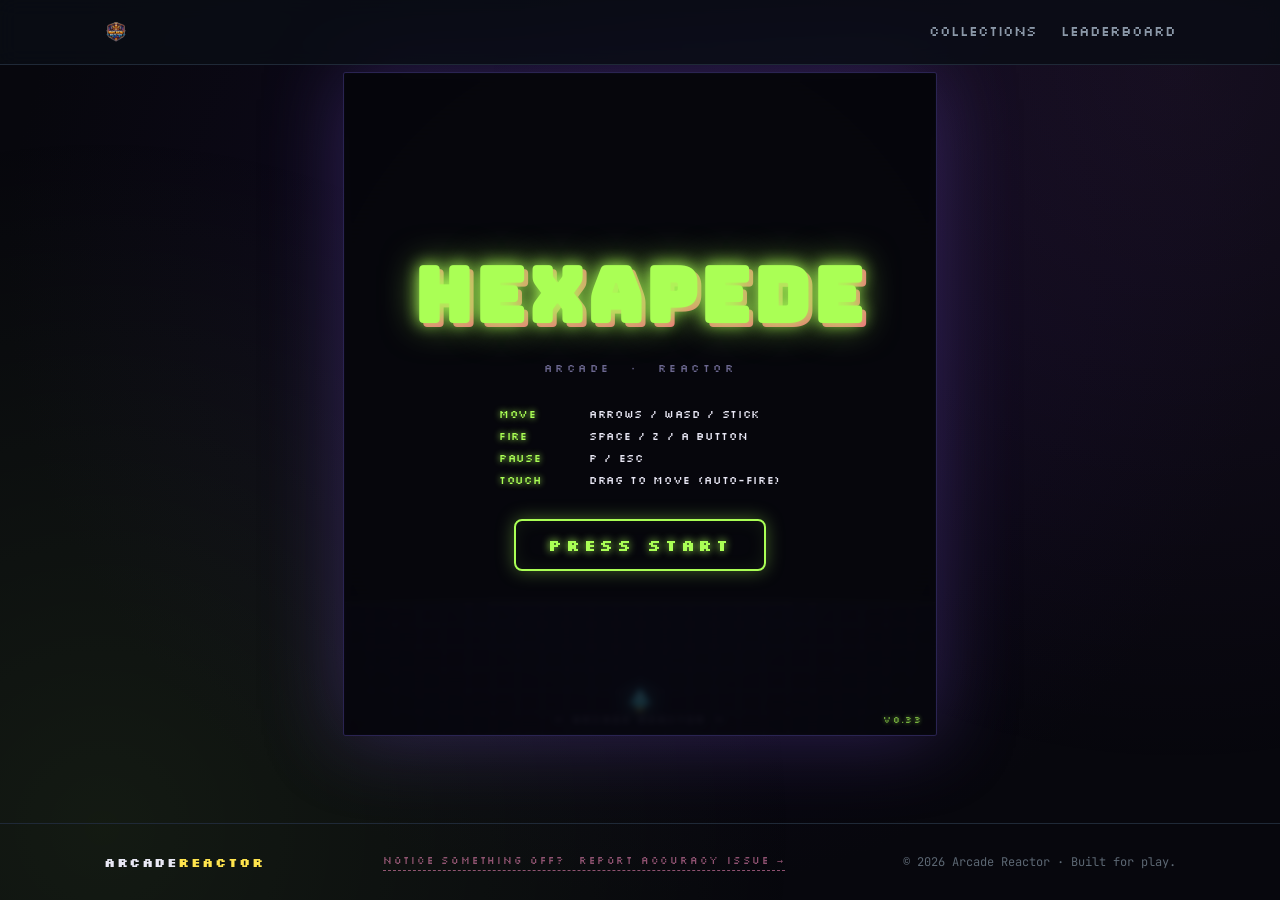
<file: games/hexapede.html>
<!DOCTYPE html>
<html lang="en">
<head>
<meta charset="UTF-8">
<meta name="viewport" content="width=device-width,initial-scale=1,user-scalable=no,viewport-fit=cover">
<meta name="description" content="Hexapede — a classic-style segmented-bug arcade shooter on Arcade Reactor.">
<title>HEXAPEDE v0.33 — Arcade Reactor</title>
<!-- Favicons (relative to /games/) -->
<link rel="icon" type="image/png" sizes="32x32" href="../assets/favicon-32.png">
<link rel="icon" type="image/png" sizes="256x256" href="../assets/favicon.png">
<link rel="apple-touch-icon" href="../assets/favicon.png">
<!-- Open Graph -->
<meta property="og:title" content="Hexapede — Arcade Reactor">
<meta property="og:description" content="A classic-style segmented-bug arcade shooter.">
<meta property="og:image" content="../assets/arcade-reactor-badge.png">
<meta property="og:url" content="https://arcadereactor.com/games/hexapede.html">
<meta property="og:type" content="website">
<meta name="twitter:card" content="summary_large_image">
<link rel="preconnect" href="https://fonts.googleapis.com">
<link rel="preconnect" href="https://fonts.gstatic.com" crossorigin>
<link href="https://fonts.googleapis.com/css2?family=Bungee&family=Inter:wght@400;500;600;700;800&family=JetBrains+Mono:wght@400;500;700&family=Silkscreen:wght@400;700&display=swap" rel="stylesheet">
<link rel="stylesheet" href="../site.css">
<style>
  :root {
    --bg:        #07070d;
    --bg-2:      #110a22;
    --grid:      #1d1238;
    --player:    #4ddbff;
    --bullet:    #ffffff;
    --mush-1:    #ff5587;
    --mush-2:    #ff8fc4;
    --cent:      #aaff55;
    --cent-head: #66ffcc;
    --spider:    #c66dff;
    --flea:      #ffd34d;
    --text:      #e9e8f5;
    --dim:       #6c6890;
    --danger:    #ff4060;
    --accent:    #ffe44d;
  }

  * { box-sizing: border-box; margin: 0; padding: 0; }

  html, body {
    height: 100%;
    margin: 0;
    background:
      radial-gradient(ellipse at 50% 30%, var(--bg-2) 0%, var(--bg) 70%);
    color: var(--text);
    font-family: 'Silkscreen', 'Courier New', monospace;
    overflow: hidden;
    user-select: none;
    -webkit-user-select: none;
    -webkit-tap-highlight-color: transparent;
    touch-action: none;
  }
  body {
    display: flex;
    flex-direction: column;
  }
  /* Site chrome (header/footer) sits in normal flow; game fills the gap. */
  body > .site-header,
  body > .site-footer {
    flex: 0 0 auto;
    position: relative;
    z-index: 20;
  }

  /* Subtle moving glow behind the cabinet */
  body::before {
    content: "";
    position: fixed;
    inset: -20%;
    background:
      radial-gradient(circle at 20% 80%, rgba(170,255,85,0.08), transparent 40%),
      radial-gradient(circle at 80% 20%, rgba(198,109,255,0.08), transparent 40%);
    pointer-events: none;
    animation: ambient 16s ease-in-out infinite alternate;
  }
  @keyframes ambient {
    to { transform: rotate(8deg) scale(1.05); }
  }

  #stage {
    position: relative;
    flex: 1 1 auto;
    min-height: 0;
    display: flex;
    align-items: center;
    justify-content: center;
    padding: 8px;
  }

  #game-wrap {
    position: relative;
    aspect-ratio: 4 / 5;
    max-width: 100%;
    max-height: 100%;
    /* Pick the larger of width-driven or height-driven sizing,
       capped to a sane absolute max. */
    width: min(94%, calc((100vh - 160px) * 4 / 5), 800px);
  }

  canvas {
    display: block;
    width: 100%;
    height: 100%;
    background: var(--bg);
    border: 1px solid #2a2452;
    box-shadow:
      0 0 0 1px #2a2452,
      0 0 80px rgba(102, 70, 180, 0.4),
      inset 0 0 100px rgba(0, 0, 0, 0.6);
    border-radius: 2px;
  }

  /* CRT scanlines */
  .crt {
    position: absolute;
    inset: 0;
    pointer-events: none;
    background: repeating-linear-gradient(
      0deg,
      rgba(0,0,0,0.0) 0px,
      rgba(0,0,0,0.0) 2px,
      rgba(0,0,0,0.18) 3px,
      rgba(0,0,0,0.0) 4px
    );
    mix-blend-mode: multiply;
    border-radius: 2px;
    z-index: 3;
  }

  /* Vignette */
  .vignette {
    position: absolute;
    inset: 0;
    pointer-events: none;
    background: radial-gradient(ellipse at center, transparent 55%, rgba(0,0,0,0.55) 100%);
    border-radius: 2px;
    z-index: 4;
  }

  /* HUD */
  .hud {
    position: absolute;
    left: 0; right: 0; top: 0;
    padding: 10px 14px 0;
    display: flex;
    justify-content: space-between;
    align-items: flex-start;
    pointer-events: none;
    font-family: 'Silkscreen', monospace;
    z-index: 5;
  }

  .hud-stat { line-height: 1.2; }

  .hud-stat .label {
    color: var(--dim);
    font-size: 9px;
    letter-spacing: 0.18em;
  }

  .hud-stat .value {
    color: var(--text);
    font-size: 18px;
    text-shadow: 0 0 8px currentColor;
    margin-top: 2px;
  }

  .hud-stat.center { text-align: center; }
  .hud-stat.right  { text-align: right; }

  .lives {
    display: flex;
    gap: 5px;
    justify-content: flex-end;
    margin-top: 4px;
  }

  .life {
    width: 10px;
    height: 12px;
    background: var(--player);
    clip-path: polygon(50% 0%, 0% 100%, 100% 100%);
    box-shadow: 0 0 6px var(--player);
  }

  /* Overlays */
  .overlay {
    position: absolute;
    inset: 0;
    display: flex;
    flex-direction: column;
    align-items: center;
    justify-content: center;
    text-align: center;
    background: rgba(7,7,13,0.78);
    backdrop-filter: blur(3px);
    -webkit-backdrop-filter: blur(3px);
    z-index: 10;
    padding: 24px;
    border-radius: 2px;
  }

  .overlay h1 {
    font-family: 'Bungee', sans-serif;
    font-size: clamp(40px, 11vh, 76px);
    color: var(--cent);
    text-shadow:
      0 0 16px var(--cent),
      0 0 36px rgba(170,255,85,0.6),
      4px 4px 0 var(--mush-1);
    letter-spacing: 0.04em;
    margin-bottom: 6px;
    animation: titlePulse 2.4s ease-in-out infinite;
  }

  @keyframes titlePulse {
    0%, 100% { transform: scale(1); filter: brightness(1); }
    50%      { transform: scale(1.025); filter: brightness(1.15); }
  }

  .overlay h2 {
    font-family: 'Bungee', sans-serif;
    font-size: clamp(28px, 7vh, 52px);
    color: var(--danger);
    text-shadow: 0 0 18px var(--danger);
    margin-bottom: 16px;
    letter-spacing: 0.06em;
  }

  .overlay .sub {
    font-size: 11px;
    color: var(--dim);
    letter-spacing: 0.32em;
    margin-bottom: 26px;
  }

  .controls {
    font-size: 11px;
    line-height: 2;
    color: var(--text);
    margin-bottom: 28px;
    text-align: left;
    letter-spacing: 0.06em;
  }

  .controls .key {
    color: var(--cent);
    display: inline-block;
    min-width: 90px;
    text-shadow: 0 0 6px var(--cent);
  }

  .btn {
    font-family: 'Silkscreen', monospace;
    font-weight: 700;
    font-size: 16px;
    background: transparent;
    color: var(--cent);
    border: 2px solid var(--cent);
    padding: 14px 32px;
    cursor: pointer;
    letter-spacing: 0.24em;
    text-shadow: 0 0 8px var(--cent);
    box-shadow:
      0 0 18px rgba(170,255,85,0.35),
      inset 0 0 18px rgba(170,255,85,0.08);
    transition: transform 0.12s ease, background 0.12s ease, color 0.12s ease, box-shadow 0.12s ease;
    -webkit-tap-highlight-color: transparent;
  }

  .btn:hover, .btn:focus {
    background: var(--cent);
    color: var(--bg);
    transform: translateY(-2px);
    box-shadow: 0 0 32px var(--cent);
    outline: none;
  }

  .btn:active { transform: translateY(0); }

  .feedback-link {
    display: inline-block;
    margin-top: 22px;
    font-family: 'Silkscreen', monospace;
    font-size: 10px;
    letter-spacing: 0.18em;
    color: var(--mush-2);
    opacity: 0.55;
    text-decoration: none;
    border-bottom: 1px dashed currentColor;
    padding-bottom: 2px;
    transition: opacity 0.15s ease, color 0.15s ease;
    text-transform: uppercase;
  }
  .feedback-link:hover, .feedback-link:focus {
    opacity: 1;
    color: var(--cent-head);
    outline: none;
  }

  .final {
    font-size: 13px;
    color: var(--text);
    margin: 4px 0;
    letter-spacing: 0.16em;
  }

  .final .num {
    color: var(--accent);
    font-size: 38px;
    text-shadow: 0 0 14px var(--accent);
    display: block;
    margin: 6px 0 12px;
    font-family: 'Silkscreen', monospace;
  }

  .wave-banner {
    position: absolute;
    inset: 38% 0 auto 0;
    text-align: center;
    pointer-events: none;
    font-family: 'Bungee', sans-serif;
    font-size: clamp(28px, 7vh, 56px);
    color: var(--cent);
    text-shadow:
      0 0 24px var(--cent),
      4px 4px 0 var(--mush-1);
    letter-spacing: 0.12em;
    z-index: 6;
    animation: waveSlide 2s ease-out forwards;
  }

  @keyframes waveSlide {
    0%   { opacity: 0; transform: translateY(-30px) scale(0.9); }
    20%  { opacity: 1; transform: translateY(0)     scale(1);   }
    80%  { opacity: 1; transform: translateY(0)     scale(1);   }
    100% { opacity: 0; transform: translateY(15px)  scale(1.05); }
  }

  .footer-hint {
    position: absolute;
    bottom: 8px; left: 0; right: 0;
    text-align: center;
    font-size: 9px;
    color: var(--dim);
    letter-spacing: 0.32em;
    pointer-events: none;
    z-index: 5;
  }

  .version-tag {
    position: absolute;
    bottom: 8px;
    right: 14px;
    font-family: 'Silkscreen', monospace;
    font-size: 9px;
    color: var(--cent);
    letter-spacing: 0.15em;
    opacity: 0.7;
    pointer-events: none;
    z-index: 15;
    text-shadow: 0 0 4px var(--cent);
  }

  .hidden { display: none !important; }
</style>
</head>
<body>

<header class="site-header">
  <div class="container header-inner">
    <a href="../index.html" class="brand" aria-label="Arcade Reactor home">
      <img src="../assets/favicon.png" alt="Arcade Reactor" class="brand-logo">
    </a>
    <nav class="site-nav">
      <a href="../index.html#vector-vault">Collections</a>
      <a href="../index.html#leaderboard">Leaderboard</a>
    </nav>
  </div>
</header>

<div id="stage">
  <div id="game-wrap">
    <canvas id="game" width="480" height="600"></canvas>
    <div class="crt"></div>
    <div class="vignette"></div>

    <div class="hud hidden" id="hud">
      <div class="hud-stat">
        <div class="label">SCORE</div>
        <div class="value" id="scoreEl">000000</div>
      </div>
      <div class="hud-stat center">
        <div class="label">WAVE</div>
        <div class="value" id="waveEl">1</div>
      </div>
      <div class="hud-stat right">
        <div class="label">LIVES</div>
        <div class="lives" id="livesEl"></div>
      </div>
    </div>

    <div class="overlay" id="titleScreen">
      <h1>HEXAPEDE</h1>
      <div class="sub">ARCADE&nbsp;&nbsp;·&nbsp;&nbsp;REACTOR</div>
      <div class="controls">
        <div><span class="key">MOVE</span>ARROWS&nbsp;/&nbsp;WASD&nbsp;/&nbsp;STICK</div>
        <div><span class="key">FIRE</span>SPACE&nbsp;/&nbsp;Z&nbsp;/&nbsp;A&nbsp;BUTTON</div>
        <div><span class="key">PAUSE</span>P&nbsp;/&nbsp;ESC</div>
        <div><span class="key">TOUCH</span>DRAG&nbsp;TO&nbsp;MOVE&nbsp;(AUTO-FIRE)</div>
      </div>
      <button class="btn" id="startBtn">PRESS START</button>
    </div>

    <div class="overlay hidden" id="gameOverScreen">
      <h2>GAME OVER</h2>
      <div class="final">FINAL SCORE</div>
      <div class="final"><span class="num" id="finalScoreEl">0</span></div>
      <div class="final">WAVE&nbsp;<span id="finalWaveEl">1</span></div>
      <button class="btn" id="restartBtn" style="margin-top:24px">PLAY AGAIN</button>
    </div>

    <div class="overlay hidden" id="pauseScreen">
      <h2 style="color:var(--accent);text-shadow:0 0 18px var(--accent)">PAUSED</h2>
      <button class="btn" id="resumeBtn">RESUME</button>
      <a class="feedback-link"
         href="https://github.com/tester3x/arcade-reactor/issues/new?template=accuracy-feedback.yml&game=Hexapede&labels=accuracy,hexapede&title=%5BHexapede%5D+"
         target="_blank" rel="noopener noreferrer">
        Notice something off? &nbsp;Report accuracy issue&nbsp;→
      </a>
    </div>

    <div class="wave-banner hidden" id="waveBanner"></div>
    <div class="footer-hint">— ARCADE REACTOR —</div>
    <div class="version-tag" id="versionTag">v0.33</div>
  </div>
</div>

<script>
// ============================================================================
// HEXAPEDE — Arcade Reactor
// ============================================================================

// ---------- Constants ----------
const COLS = 24;
const ROWS = 30;
const CELL = 20;
const W = COLS * CELL;            // 480
const H = ROWS * CELL;            // 600
const PLAYER_ZONE_TOP = 24;       // rows 24..29 = player area
const CENT_BOUNCE_TOP = 22;       // centipede vDir flips back to down here
const FLEA_TRIGGER_TOP = 17;      // flea counts mushrooms in rows 17..23 (excludes player zone so segment-kills don't pad the count)
const FLEA_TRIGGER_BOT = 23;
const TOP_DEAD_ZONE = 1;          // mushrooms can't appear in row 0
const MUSH_HP_MAX = 4;
const PLAYER_SPEED = 240;         // px/sec
const BULLET_SPEED = 620;         // px/sec
const BASE_CENT_SPEED = 0.18;     // seconds per cell (lower = faster). Arcade was ~0.20-0.22 on wave 1.
const SPIDER_SPAWN_MIN = 7;
const SPIDER_SPAWN_MAX = 14;

const C = {
  bg:        '#07070d',
  bgZone:    '#0c0a1c',
  grid:      '#1a1230',
  player:    '#4ddbff',
  bullet:    '#ffffff',
  mush:      ['#ff5587','#ff7aab','#ff9bd1','#ffd2e8'], // hp 4,3,2,1
  mushStem:  '#5e2f4a',
  cent:      '#aaff55',
  centDark:  '#6cc12a',
  centHead:  '#66ffcc',
  centHeadDark: '#2dbb98',
  spider:    '#c66dff',
  spiderDark:'#7a3aa8',
  flea:      '#ffd34d',
  scorpion:  '#ff8a3d',
  scorpionDark: '#b04a10',
  poisonMush: ['#d4ff3a','#aedd22','#8bb211','#6d8a04'], // hp 4,3,2,1
  danger:    '#ff4060',
  text:      '#e9e8f5',
};

// ---------- State ----------
let canvas, ctx;
let state = 'TITLE';              // TITLE | PLAYING | PAUSED | GAMEOVER
let lastTime = 0;
let score = 0;
let highScore = 0;
let lives = 3;
let wave = 0;
let mushrooms = new Map();        // Map<"c,r", {hp, poisoned}>
let centSegments = [];            // Flat array of independent segments. Each: {col, row, prevCol, prevRow, dir, vDir, tickTimer, diving}
let player = { x: W / 2, y: H - CELL * 1.6, r: CELL * 0.45 };
let bullets = [];
let spider = null;
let flea = null;
let scorpion = null;
let scorpionTimer = 0;
let fleaCooldown = 0;
let scorpionsSpawned = 0;          // diagnostic counter
let fleasSpawned = 0;              // diagnostic counter
let particles = [];
let popups = [];
let shake = 0;
let respawnTimer = 0;
let invincible = 0;
let spiderTimer = 0;
let centSpeed = BASE_CENT_SPEED;
let extraLifeAwarded = false;
let waveTransitioning = false;
let mushroomRegenQueue = []; // keys "c,r" of damaged mushrooms to regenerate one at a time
let mushroomRegenTimer = 0;
let regenScheduled = false;  // true once the post-regen startWave timeout has been set
let nextChainId = 0;         // incremented per spawnCentipede call — each chain gets a unique id

// Input
const keys = new Set();
const touch = { active: false, x: 0, y: 0, dragging: false };

// ---------- Utility ----------
const key  = (c, r) => c + ',' + r;
const getM = (c, r) => mushrooms.get(key(c, r));
const setM = (c, r, m) => mushrooms.set(key(c, r), m);
const delM = (c, r) => mushrooms.delete(key(c, r));
const rand = (a, b) => a + Math.random() * (b - a);
const randInt = (a, b) => Math.floor(rand(a, b + 1));
const clamp = (v, a, b) => Math.max(a, Math.min(b, v));

function playerHitsMushroom() {
  // Check the four corners of a slightly-shrunken player AABB against mushroom cells
  const r = player.r * 0.75;
  const corners = [
    [player.x - r, player.y - r],
    [player.x + r, player.y - r],
    [player.x - r, player.y + r],
    [player.x + r, player.y + r],
  ];
  for (const [cx, cy] of corners) {
    const col = Math.floor(cx / CELL);
    const row = Math.floor(cy / CELL);
    if (getM(col, row)) return true;
  }
  return false;
}

// ============================================================================
// AUDIO — WebAudio synthesis (no external assets)
// ============================================================================
let audioCtx = null;
function ensureAudio() {
  if (audioCtx) return;
  try { audioCtx = new (window.AudioContext || window.webkitAudioContext)(); }
  catch (e) { audioCtx = null; }
}

function blip(freqStart, freqEnd, dur, type = 'square', vol = 0.08) {
  if (!audioCtx) return;
  const t = audioCtx.currentTime;
  const o = audioCtx.createOscillator();
  const g = audioCtx.createGain();
  o.type = type;
  o.frequency.setValueAtTime(freqStart, t);
  o.frequency.exponentialRampToValueAtTime(Math.max(20, freqEnd), t + dur);
  g.gain.setValueAtTime(vol, t);
  g.gain.exponentialRampToValueAtTime(0.0001, t + dur);
  o.connect(g).connect(audioCtx.destination);
  o.start(t);
  o.stop(t + dur + 0.02);
}

function noise(dur, vol = 0.08, hp = 800) {
  if (!audioCtx) return;
  const t = audioCtx.currentTime;
  const buf = audioCtx.createBuffer(1, audioCtx.sampleRate * dur, audioCtx.sampleRate);
  const data = buf.getChannelData(0);
  for (let i = 0; i < data.length; i++) data[i] = Math.random() * 2 - 1;
  const src = audioCtx.createBufferSource();
  src.buffer = buf;
  const g = audioCtx.createGain();
  const f = audioCtx.createBiquadFilter();
  f.type = 'highpass';
  f.frequency.value = hp;
  g.gain.setValueAtTime(vol, t);
  g.gain.exponentialRampToValueAtTime(0.0001, t + dur);
  src.connect(f).connect(g).connect(audioCtx.destination);
  src.start(t);
  src.stop(t + dur);
}

function snd(type) {
  if (!audioCtx) return;
  switch (type) {
    case 'shoot':     blip(880, 220, 0.06, 'square',   0.06); break;
    case 'hitMush':   blip(220, 160, 0.04, 'square',   0.04); break;
    case 'killMush':  blip(340, 80,  0.10, 'triangle', 0.06); break;
    case 'regenMush': blip(700, 1100, 0.06, 'sine', 0.035); break;
    case 'hitCent':   blip(440, 110, 0.10, 'square',   0.09); break;
    case 'killHead':  blip(880, 220, 0.18, 'triangle', 0.10); break;
    case 'hitSpider': noise(0.25, 0.12, 400);                  break;
    case 'hitFlea':   blip(600, 140, 0.15, 'triangle', 0.10); break;
    case 'hitScorp':  blip(330, 60,  0.25, 'sawtooth', 0.14); noise(0.25, 0.10, 300); setTimeout(() => blip(660, 110, 0.18, 'triangle', 0.10), 60); break;
    case 'die':       blip(440, 40,  0.6,  'sawtooth', 0.18); noise(0.6, 0.08, 200); break;
    case 'wave':      blip(220, 660, 0.25, 'triangle', 0.10); setTimeout(() => blip(440, 880, 0.25, 'triangle', 0.10), 120); break;
    case 'extraLife': blip(440, 880, 0.15, 'triangle', 0.10); setTimeout(() => blip(880, 1320, 0.2, 'triangle', 0.10), 150); break;
  }
}

// ============================================================================
// INIT / START
// ============================================================================
function init() {
  canvas = document.getElementById('game');
  ctx = canvas.getContext('2d');
  ctx.imageSmoothingEnabled = false;

  // High score from localStorage isn't available in this sandbox; keep session-local
  highScore = 0;

  document.getElementById('startBtn').addEventListener('click', start);
  document.getElementById('restartBtn').addEventListener('click', start);
  document.getElementById('resumeBtn').addEventListener('click', () => togglePause());

  // Keyboard
  window.addEventListener('keydown', onKeyDown);
  window.addEventListener('keyup', onKeyUp);

  // Pointer / touch
  canvas.addEventListener('pointerdown', onPointerDown);
  window.addEventListener('pointermove', onPointerMove);
  window.addEventListener('pointerup', onPointerUp);
  window.addEventListener('pointercancel', onPointerUp);

  // Prevent space scroll
  window.addEventListener('keydown', (e) => {
    if (['Space','ArrowUp','ArrowDown','ArrowLeft','ArrowRight'].includes(e.code)) e.preventDefault();
  });

  requestAnimationFrame(loop);
}

function start() {
  ensureAudio();
  if (audioCtx && audioCtx.state === 'suspended') audioCtx.resume();

  document.getElementById('titleScreen').classList.add('hidden');
  document.getElementById('gameOverScreen').classList.add('hidden');
  document.getElementById('pauseScreen').classList.add('hidden');
  document.getElementById('hud').classList.remove('hidden');

  score = 0;
  lives = 3;
  wave = 0;
  extraLifeAwarded = false;
  mushrooms = new Map();
  centSegments = [];
  bullets = [];
  particles = [];
  popups = [];
  spider = null;
  flea = null;
  scorpion = null;
  scorpionTimer = nextScorpionTimer(); // wave is still 0 here, so this gives the wave-1 range
  fleaCooldown = 2.0;
  scorpionsSpawned = 0;
  fleasSpawned = 0;
  updateVersionTag();
  shake = 0;
  invincible = 0;
  respawnTimer = 0;
  spiderTimer = rand(SPIDER_SPAWN_MIN, SPIDER_SPAWN_MAX);
  waveTransitioning = false;
  mushroomRegenQueue = [];
  mushroomRegenTimer = 0;
  regenScheduled = false;
  nextChainId = 0;

  // Seed mushroom field (less dense than arcade-overload — keeps flea trigger reachable)
  const seed = 24;
  for (let i = 0; i < seed; i++) {
    const c = randInt(1, COLS - 2);
    const r = randInt(TOP_DEAD_ZONE + 1, PLAYER_ZONE_TOP - 3);
    if (!getM(c, r)) setM(c, r, { hp: MUSH_HP_MAX, poisoned: false });
  }

  player = {
    x: W / 2,
    y: H - CELL * 1.6,
    r: CELL * 0.45,
  };

  state = 'PLAYING';
  startWave();
  updateHUD();
}

function startWave() {
  wave++;
  centSpeed = Math.max(0.05, BASE_CENT_SPEED - (wave - 1) * 0.011);

  // Between-wave regeneration is now animated and runs BEFORE startWave is called
  // (see the regen processor in update()). By the time we get here, partially
  // damaged mushrooms are already restored to full HP and unpoisoned, and the
  // player has been awarded 5 points per regen.

  // NOTE: scorpionTimer is NOT reset at wave start — it persists, so a scorpion
  // about to spawn at the end of a wave still shows up at the start of the next one.

  // Wave composition
  const baseLen = 11;
  const len = Math.max(5, baseLen - Math.floor((wave - 1) / 2));
  const extras = Math.floor((wave - 1) / 2); // additional small centipedes at top
  const extraDelay = 1.2;

  spawnCentipede(len, 0);
  for (let i = 0; i < extras; i++) {
    setTimeout(() => {
      if (state === 'PLAYING') spawnCentipede(Math.max(2, 4 - Math.floor(i / 2)), 0);
    }, (i + 1) * extraDelay * 1000);
  }

  const banner = document.getElementById('waveBanner');
  banner.textContent = 'WAVE ' + wave;
  banner.classList.remove('hidden');
  // Re-trigger animation
  banner.style.animation = 'none';
  void banner.offsetWidth;
  banner.style.animation = '';
  setTimeout(() => banner.classList.add('hidden'), 2000);

  snd('wave');
  updateHUD();
}

function spawnCentipede(length, row = 0) {
  // Spawn a "chain" as individual independent segments. They share initial
  // dir/vDir/tickTimer so they LOOK like a chain at first, but each segment
  // makes its own movement decisions from here on — matching arcade behavior.
  // Each segment carries a chainId (shared across this spawn) and a chainRank
  // (0 for the head, 1 for first follower, etc). Head identity stays stable:
  // a segment is the head iff no other segment in its chain has a lower rank
  // still alive. When the head dies, the rank-1 follower promotes — once.
  const dir = Math.random() < 0.5 ? 1 : -1;
  const startCol = dir > 0 ? 0 : COLS - 1;
  const chainId = nextChainId++;
  for (let i = 0; i < length; i++) {
    const col = startCol - dir * i;
    centSegments.push({
      col, row,
      prevCol: col, prevRow: row,
      dir,
      vDir: 1,
      tickTimer: 0,
      diving: false,
      chainId,
      chainRank: i,
    });
  }
}

// ============================================================================
// INPUT
// ============================================================================
function onKeyDown(e) {
  if (e.repeat) return;
  if (e.code === 'KeyP' || e.code === 'Escape') {
    togglePause();
    return;
  }
  // Debug spawn keys (for verifying entities render correctly)
  if (state === 'PLAYING') {
    if (e.code === 'KeyN' && !scorpion) {
      scorpion = createScorpion();
      scorpionsSpawned++;
      updateVersionTag();
    }
    if (e.code === 'KeyM' && !flea) {
      const scoreBonus = Math.min(200, Math.floor(score / 1000) * 10);
      flea = {
        x: randInt(1, COLS - 2) * CELL + CELL / 2,
        y: -CELL,
        speed: 160 + scoreBonus,
        hp: 2,
        lastRow: -999,
      };
      fleasSpawned++;
      updateVersionTag();
    }
  }
  keys.add(e.code);
}

function onKeyUp(e) {
  keys.delete(e.code);
}

function onPointerDown(e) {
  ensureAudio();
  if (audioCtx && audioCtx.state === 'suspended') audioCtx.resume();
  if (state !== 'PLAYING') return;
  const r = canvas.getBoundingClientRect();
  touch.active = true;
  touch.dragging = true;
  touch.x = (e.clientX - r.left) * (W / r.width);
  touch.y = (e.clientY - r.top)  * (H / r.height);
  canvas.setPointerCapture && canvas.setPointerCapture(e.pointerId);
}

function onPointerMove(e) {
  if (!touch.active) return;
  const r = canvas.getBoundingClientRect();
  touch.x = (e.clientX - r.left) * (W / r.width);
  touch.y = (e.clientY - r.top)  * (H / r.height);
}

function onPointerUp() {
  touch.active = false;
  touch.dragging = false;
}

function togglePause() {
  if (state === 'PLAYING') {
    state = 'PAUSED';
    document.getElementById('pauseScreen').classList.remove('hidden');
  } else if (state === 'PAUSED') {
    state = 'PLAYING';
    document.getElementById('pauseScreen').classList.add('hidden');
  }
}

// ============================================================================
// GAME LOOP
// ============================================================================
function loop(t) {
  const dt = Math.min(0.04, (t - lastTime) / 1000 || 0);
  lastTime = t;

  if (state === 'PLAYING') update(dt);
  if (state === 'PLAYING' || state === 'PAUSED') updateVersionTag();
  render();

  requestAnimationFrame(loop);
}

function update(dt) {
  // ---- Input synthesis ----
  let dx = 0, dy = 0;
  if (keys.has('ArrowLeft')  || keys.has('KeyA')) dx -= 1;
  if (keys.has('ArrowRight') || keys.has('KeyD')) dx += 1;
  if (keys.has('ArrowUp')    || keys.has('KeyW')) dy -= 1;
  if (keys.has('ArrowDown')  || keys.has('KeyS')) dy += 1;
  let fire = keys.has('Space') || keys.has('KeyZ') || keys.has('KeyX');

  // Gamepad
  const gp = (navigator.getGamepads && navigator.getGamepads()[0]) || null;
  if (gp) {
    const ax = gp.axes[0] || 0;
    const ay = gp.axes[1] || 0;
    if (Math.abs(ax) > 0.18 || Math.abs(ay) > 0.18) {
      dx = Math.abs(ax) > 0.18 ? ax : dx;
      dy = Math.abs(ay) > 0.18 ? ay : dy;
    }
    if (gp.buttons[14] && gp.buttons[14].pressed) dx = -1;
    if (gp.buttons[15] && gp.buttons[15].pressed) dx =  1;
    if (gp.buttons[12] && gp.buttons[12].pressed) dy = -1;
    if (gp.buttons[13] && gp.buttons[13].pressed) dy =  1;
    if ((gp.buttons[0] && gp.buttons[0].pressed) ||
        (gp.buttons[7] && gp.buttons[7].pressed)) fire = true;
  }

  // Touch: move toward finger, auto-fire
  if (touch.active) {
    const tdx = touch.x - player.x;
    const tdy = touch.y - player.y;
    const tdist = Math.hypot(tdx, tdy);
    if (tdist > 3) {
      dx = tdx / tdist;
      dy = tdy / tdist;
    } else {
      dx = 0; dy = 0;
    }
    fire = true;
  }

  // Normalize
  const mag = Math.hypot(dx, dy);
  if (mag > 1) { dx /= mag; dy /= mag; }

  // ---- Timers ----
  if (invincible > 0)   invincible -= dt;
  if (respawnTimer > 0) respawnTimer -= dt;

  // ---- Player movement (with mushroom collision; separate-axis so you can slide) ----
  // If we're already overlapping a mushroom (e.g., one spawned next to us and we slid into it),
  // grant free movement until we exit — otherwise the collision check would lock us in place.
  if (respawnTimer <= 0) {
    const alreadyStuck = playerHitsMushroom();

    const oldX = player.x;
    player.x += dx * PLAYER_SPEED * dt;
    player.x = clamp(player.x, CELL * 0.5, W - CELL * 0.5);
    if (!alreadyStuck && playerHitsMushroom()) player.x = oldX;

    const oldY = player.y;
    player.y += dy * PLAYER_SPEED * dt;
    player.y = clamp(player.y, PLAYER_ZONE_TOP * CELL + CELL * 0.5, H - CELL * 0.5);
    if (!alreadyStuck && playerHitsMushroom()) player.y = oldY;
  }

  // ---- Firing ----
  // Arcade rule: one bullet on screen at a time, NO time cooldown.
  // Next shot fires the instant the previous bullet hits or flies off.
  if (fire && respawnTimer <= 0 && bullets.length === 0) {
    bullets.push({ x: player.x, y: player.y - CELL * 0.5, vy: -BULLET_SPEED });
    snd('shoot');
  }

  // ---- Bullets ----
  for (const b of bullets) b.y += b.vy * dt;
  bullets = bullets.filter(b => b.y > -CELL * 0.5);

  // Bullet collisions
  for (let bi = bullets.length - 1; bi >= 0; bi--) {
    const b = bullets[bi];
    if (handleBulletHit(b)) bullets.splice(bi, 1);
  }

  // ---- Centipede segments (independent movement) ----
  tickAllSegments(dt);

  // ---- Spider ----
  spiderTimer -= dt;
  if (!spider && spiderTimer <= 0) {
    spider = createSpider();
    spiderTimer = rand(SPIDER_SPAWN_MIN, SPIDER_SPAWN_MAX);
  }
  if (spider) updateSpider(spider, dt);

  // ---- Flea ---- (triggers on player action: destroying 4+ mushrooms in trigger zone)
  // Arcade-accurate flea trigger: count mushrooms currently in the bottom
  // zone (rows FLEA_TRIGGER_TOP..FLEA_TRIGGER_BOT). If below threshold, a
  // flea drops. Fleas leave new mushrooms as they fall, restocking the zone,
  // and the trigger naturally turns off. Higher waves require a denser zone
  // to suppress the flea (threshold ramps).
  if (fleaCooldown > 0) fleaCooldown -= dt;
  if (!flea && fleaCooldown <= 0) {
    const threshold = 5 + Math.floor((wave - 1) / 2);
    let mushroomsInZone = 0;
    for (const k of mushrooms.keys()) {
      const r = parseInt(k.split(',')[1], 10);
      if (r >= FLEA_TRIGGER_TOP && r <= FLEA_TRIGGER_BOT) mushroomsInZone++;
    }
    if (mushroomsInZone < threshold) {
      const scoreBonus = Math.min(200, Math.floor(score / 1000) * 10);
      flea = {
        x: randInt(1, COLS - 2) * CELL + CELL / 2,
        y: -CELL,
        speed: 160 + scoreBonus,
        hp: 2,
        lastRow: -999,
      };
      fleaCooldown = rand(2.5, 4.5);
      fleasSpawned++;
      updateVersionTag();
    }
  }
  if (flea) updateFlea(flea, dt);

  // ---- Scorpion ---- (rare early, ramps with wave)
  scorpionTimer -= dt;
  if (!scorpion && scorpionTimer <= 0 && state === 'PLAYING') {
    scorpion = createScorpion();
    scorpionTimer = nextScorpionTimer();
    scorpionsSpawned++;
    updateVersionTag();
  }
  if (scorpion) updateScorpion(scorpion, dt);

  // ---- Particles & popups ----
  for (let i = particles.length - 1; i >= 0; i--) {
    const p = particles[i];
    p.x += p.vx * dt;
    p.y += p.vy * dt;
    p.vx *= 0.94;
    p.vy *= 0.94;
    p.life -= dt;
    if (p.life <= 0) particles.splice(i, 1);
  }
  for (let i = popups.length - 1; i >= 0; i--) {
    const p = popups[i];
    p.y -= 28 * dt;
    p.life -= dt;
    if (p.life <= 0) popups.splice(i, 1);
  }

  // ---- Player vs enemies ----
  if (invincible <= 0 && respawnTimer <= 0) {
    let dead = false;
    for (const s of centSegments) {
      const t = s.tickTimer / centSpeed;
      const sx = (s.prevCol + (s.col - s.prevCol) * t + 0.5) * CELL;
      const sy = (s.prevRow + (s.row - s.prevRow) * t + 0.5) * CELL;
      if (Math.hypot(player.x - sx, player.y - sy) < CELL * 0.72) { dead = true; break; }
    }
    if (!dead && spider && Math.hypot(player.x - spider.x, player.y - spider.y) < CELL * 0.7) dead = true;
    if (!dead && flea && Math.hypot(player.x - flea.x, player.y - flea.y) < CELL * 0.7) dead = true;
    if (dead) playerDie();
  }

  // ---- Wave clear ----
  // When the centipede is fully cleared, kick off the mushroom regen sequence.
  // Damaged and/or poisoned mushrooms pop back to full one-by-one with a +5
  // popup each (classic arcade scoring). The next wave starts after a short
  // pause once the regen queue drains.
  if (centSegments.length === 0 && !waveTransitioning && state === 'PLAYING') {
    waveTransitioning = true;
    regenScheduled = false;
    mushroomRegenQueue = [];
    mushroomRegenTimer = 0;
    for (const [k, m] of mushrooms) {
      if (m.hp < MUSH_HP_MAX || m.poisoned) mushroomRegenQueue.push(k);
    }
  }

  // ---- Mushroom regen animation (runs during wave transition) ----
  if (waveTransitioning) {
    if (mushroomRegenQueue.length > 0) {
      mushroomRegenTimer += dt;
      let popped = 0;
      while (mushroomRegenTimer >= 0.04 && mushroomRegenQueue.length > 0) {
        mushroomRegenTimer -= 0.04;
        const k = mushroomRegenQueue.shift();
        const m = mushrooms.get(k);
        if (m) {
          const wasPoisoned = m.poisoned;
          m.hp = MUSH_HP_MAX;
          m.poisoned = false;
          score += 5;
          const [col, row] = k.split(',').map(Number);
          const px = col * CELL + CELL / 2;
          const py = row * CELL + CELL / 2;
          const popColor = wasPoisoned ? C.poisonMush[0] : C.mush[0];
          popup(px, py, 5, popColor);
          spawnParticles(px, py, popColor, 4, 70);
          popped++;
        }
      }
      // Throttle sound — at 40ms cadence every pop would be a machine-gun;
      // play the soft pop every 3rd mushroom for a satisfying tick-tick-tick.
      if (popped > 0) {
        for (let i = 0; i < popped; i++) {
          if ((mushroomRegenQueue.length + popped - i) % 3 === 0) {
            snd('regenMush');
            break;
          }
        }
        updateHUD();
      }
    } else if (!regenScheduled) {
      // Queue drained — schedule the next wave after a brief pause so the
      // last popup has time to drift up and fade.
      regenScheduled = true;
      const delay = mushrooms.size > 0 ? 500 : 800; // longer pause on wave 1 (no regen happened)
      setTimeout(() => {
        if (state === 'PLAYING') startWave();
        waveTransitioning = false;
        regenScheduled = false;
      }, delay);
    }
  }

  // ---- Extra life ----
  if (!extraLifeAwarded && score >= 12000) {
    extraLifeAwarded = true;
    lives++;
    snd('extraLife');
    updateHUD();
  }

  // ---- Shake decay ----
  shake = Math.max(0, shake - dt * 14);
}

// ============================================================================
// BULLET COLLISION
// ============================================================================
function handleBulletHit(b) {
  const bcol = Math.floor(b.x / CELL);
  const brow = Math.floor(b.y / CELL);

  // vs mushroom
  const m = getM(bcol, brow);
  if (m) {
    m.hp--;
    const baseColor = m.poisoned ? C.poisonMush[0] : C.mush[0];
    score += m.poisoned ? 5 : 1;
    snd('hitMush');
    spawnParticles(b.x, brow * CELL + CELL/2, baseColor, 3, 60);
    if (m.hp <= 0) {
      delM(bcol, brow);
      score += m.poisoned ? 10 : 4;
      snd('killMush');
      spawnParticles(b.x, brow * CELL + CELL/2, baseColor, 8, 120);
    }
    updateHUD();
    return true;
  }

  // vs centipede segments — independent segments, killing just removes
  for (let si = 0; si < centSegments.length; si++) {
    const s = centSegments[si];
    const t = s.tickTimer / centSpeed;
    const sx = (s.prevCol + (s.col - s.prevCol) * t + 0.5) * CELL;
    const sy = (s.prevRow + (s.row - s.prevRow) * t + 0.5) * CELL;
    if (Math.hypot(b.x - sx, b.y - sy) < CELL * 0.5) {
      const isHead = isSegmentHead(s);
      const gained = isHead ? 100 : 10;
      score += gained;
      popup(sx, sy, gained, isHead ? C.centHead : C.cent);
      spawnParticles(sx, sy, isHead ? C.centHead : C.cent, isHead ? 14 : 10, isHead ? 180 : 130);
      shake = Math.max(shake, isHead ? 5 : 3);
      snd(isHead ? 'killHead' : 'hitCent');

      // Mushroom placement on kill: one cell ahead in direction of motion.
      //
      // This is what the 1981 arcade ROM does — SHOOT calls OBSTAC which
      // computes the obstacle cell at (MOBJH + 8*direction, MOBJV). 8 pixels
      // is one tile width, so the mushroom lands in the tile immediately
      // ahead of the segment in its direction of travel. That's what makes
      // the classic tunnel-kill / chain-up-the-tunnel strategy work.
      //
      // We compute the "ahead" cell relative to the segment's INTERPOLATED
      // visual position rather than its logical cell. Without this, a segment
      // mid-tick that looks like it's at col 9.5 logically is at col 10, and
      // col + dir = 11 reads as 1.5 cells from where you see the segment.
      // Using floor (for dir=+1) or ceil (for dir=-1) of the visual position
      // and then stepping one cell in dir caps the visual gap at 1 cell.
      //
      // Diving segments are plunging down — "ahead" is one row below.
      const t = s.tickTimer / centSpeed;
      const visualCol = s.prevCol + (s.col - s.prevCol) * t;
      const visualRow = s.prevRow + (s.row - s.prevRow) * t;
      let mushCol, mushRow;
      if (s.diving) {
        mushCol = Math.round(visualCol);
        mushRow = Math.round(visualRow) + 1;
      } else if (s.dir > 0) {
        mushCol = Math.floor(visualCol) + 1;
        mushRow = Math.round(visualRow);
      } else {
        mushCol = Math.ceil(visualCol) - 1;
        mushRow = Math.round(visualRow);
      }
      if (mushCol >= 0 && mushCol < COLS && mushRow >= 0 && mushRow < ROWS) {
        const cellLeft = mushCol * CELL;
        const cellTop  = mushRow * CELL;
        const overlapsPlayer =
          player.x + player.r > cellLeft &&
          player.x - player.r < cellLeft + CELL &&
          player.y + player.r > cellTop  &&
          player.y - player.r < cellTop + CELL;
        // No segment-in-the-way check — the arcade doesn't have one, and
        // the ahead-placement means the mushroom lands in the wall column,
        // not in the chain's path through the tunnel.
        if (!overlapsPlayer) {
          setM(mushCol, mushRow, { hp: MUSH_HP_MAX, poisoned: false });
        }
      }

      // Chain split: segments BEHIND the killed one (higher rank in same
      // chain) form a new chain with the rank-1 follower promoted to head.
      // Without this, killing a middle segment leaves the back half headless
      // (its members each see the original head as a lower-rank live segment
      // and never become heads themselves).
      const killedChainId = s.chainId;
      const killedRank = s.chainRank;
      const behind = centSegments
        .filter(o => o !== s && o.chainId === killedChainId && o.chainRank > killedRank)
        .sort((a, b) => a.chainRank - b.chainRank);
      if (behind.length > 0) {
        const newChainId = nextChainId++;
        for (let j = 0; j < behind.length; j++) {
          behind[j].chainId = newChainId;
          behind[j].chainRank = j;
        }
      }
      centSegments.splice(si, 1);

      updateHUD();
      return true;
    }
  }

  // vs spider
  if (spider) {
    if (Math.hypot(b.x - spider.x, b.y - spider.y) < CELL * 0.6) {
      const d = Math.hypot(player.x - spider.x, player.y - spider.y);
      const gained = d < 50 ? 900 : d < 100 ? 600 : 300;
      score += gained;
      popup(spider.x, spider.y, gained, C.spider);
      spawnParticles(spider.x, spider.y, C.spider, 18, 200);
      shake = Math.max(shake, 6);
      snd('hitSpider');
      spider = null;
      updateHUD();
      return true;
    }
  }

  // vs flea
  if (flea) {
    if (Math.hypot(b.x - flea.x, b.y - flea.y) < CELL * 0.55) {
      flea.hp--;
      if (flea.hp <= 0) {
        score += 200;
        popup(flea.x, flea.y, 200, C.flea);
        spawnParticles(flea.x, flea.y, C.flea, 14, 160);
        shake = Math.max(shake, 4);
        snd('hitFlea');
        flea = null;
      } else {
        flea.speed *= 2.2;
        spawnParticles(flea.x, flea.y, C.flea, 6, 100);
      }
      updateHUD();
      return true;
    }
  }

  // vs scorpion
  if (scorpion) {
    if (Math.hypot(b.x - scorpion.x, b.y - scorpion.y) < CELL * 0.6) {
      score += 1000;
      popup(scorpion.x, scorpion.y, 1000, C.scorpion);
      spawnParticles(scorpion.x, scorpion.y, C.scorpion, 20, 220);
      shake = Math.max(shake, 7);
      snd('hitScorp');
      scorpion = null;
      updateHUD();
      return true;
    }
  }

  return false;
}

// ============================================================================
// CENTIPEDE TICK
// ============================================================================

// Is `s` rendered as a head? Stable within a cluster: a segment renders as
// the head iff no lower-rank same-chain segment is currently *adjacent* to
// it (Chebyshev ≤ 1). Diving segments are always heads.
//
// Why proximity-based and not pure rank-based: with independent-segment
// movement, chains can physically spread out (rank-0 wandering far from the
// rest after a bounce). Pure rank-based head identity (v0.23) left visually
// isolated followers stuck rendering as eyeless bodies. Aggressive
// chain-splitting (v0.29) over-corrected and produced too many heads as
// every turn briefly separated segments. Proximity-based gives the right
// behavior for free: clusters of touching segments share a single head
// (the lowest rank in that cluster), and when a cluster physically detaches
// from the rest of its chain its lowest-rank member promotes to head on the
// next frame — automatically, no chain-splitting bookkeeping needed.
function isSegmentHead(s) {
  if (s.diving) return true;
  for (let i = 0; i < centSegments.length; i++) {
    const o = centSegments[i];
    if (o === s) continue;
    if (o.chainId !== s.chainId) continue;
    if (o.chainRank >= s.chainRank) continue;
    const dx = Math.abs(o.col - s.col);
    const dy = Math.abs(o.row - s.row);
    if (dx <= 1 && dy <= 1) return false;
  }
  return true;
}

// Is (col, row) occupied by a segment OTHER than `ignore`?
// Used as a "wall" check so segments bounce off each other instead of overlapping.
function cellHasSegmentOther(col, row, ignore) {
  for (let i = 0; i < centSegments.length; i++) {
    const s = centSegments[i];
    if (s === ignore) continue;
    if (s.col === col && s.row === row) return true;
  }
  return false;
}

// Advance every segment by dt. Each segment ticks independently — its own
// dir, vDir, tickTimer, diving state. This is the arcade-accurate model:
// when one segment bounces off a wall or mushroom, ONLY that segment turns;
// the others behind it stay on their original path until they each hit the
// same obstacle independently. That's what gives Centipede its classic
// "wall-funnel" kill pattern.
function tickAllSegments(dt) {
  for (let i = 0; i < centSegments.length; i++) {
    const s = centSegments[i];
    s.tickTimer += dt;
    const interval = s.diving ? centSpeed * 0.5 : centSpeed;
    while (s.tickTimer >= interval) {
      s.tickTimer -= interval;
      tickOneSegment(s);
    }
  }
  // Note: prior versions called maintainChainCohesion() here to split chains
  // whose ranks had drifted >1 cell apart. v0.33 replaced that with
  // proximity-based isSegmentHead — chains stay logically intact, but a
  // visually-separated cluster's lowest-rank member naturally renders as a
  // head. Less bookkeeping, fewer "extra head" artifacts during cascading
  // turns. The function is still present below in case we want to bring it
  // back, but it's no longer invoked.
}

// Independent-segment movement means a chain can physically break apart even
// without a kill — one segment bounces and drops a row while the rest keep
// going, and now they're nowhere near each other. v0.23 made head identity
// stable by ranking segments at spawn, but a stable rank-0 head is wrong if
// the chain has visibly splintered: a rank-3 follower 10 cells from rank-0
// should be its own head with eyes.
//
// This routine, run once per frame after the ticks, walks each chain in rank
// order and splits the chain anywhere two consecutive ranks are no longer
// within 1 cell of each other (Chebyshev distance). The broken-off tail
// becomes a fresh chain with its rank-1 follower promoted to rank-0 head.
function maintainChainCohesion() {
  // Group segments by chainId
  const byChain = new Map();
  for (const s of centSegments) {
    if (!byChain.has(s.chainId)) byChain.set(s.chainId, []);
    byChain.get(s.chainId).push(s);
  }
  for (const segs of byChain.values()) {
    if (segs.length <= 1) continue;
    segs.sort((a, b) => a.chainRank - b.chainRank);
    for (let i = 0; i < segs.length - 1; i++) {
      const a = segs[i];
      const b = segs[i + 1];
      const dx = Math.abs(a.col - b.col);
      const dy = Math.abs(a.row - b.row);
      // Chebyshev <= 1 means a and b are in the 3x3 neighborhood around each
      // other — close enough to read as "still chained" even mid-bounce.
      if (dx > 1 || dy > 1) {
        const newChainId = nextChainId++;
        for (let j = i + 1; j < segs.length; j++) {
          segs[j].chainId = newChainId;
          segs[j].chainRank = j - (i + 1);
        }
        break; // one split per chain per frame; if more breaks exist, next frame will catch them
      }
    }
  }
}

function tickOneSegment(s) {
  // Off-screen segments must always face the playfield. Without this, a
  // segment that's off-screen and hits another segment (cellHasSegmentOther)
  // bounces, flips its dir, and — since v0.22 lets off-screen segments
  // walk freely without bouncing on the edge — walks AWAY from the screen
  // forever. Seen in the wild at col=218 row=1. This re-anchors dir every
  // tick so off-screen segments can never run away.
  if (s.col < 0) s.dir = 1;
  else if (s.col >= COLS) s.dir = -1;

  let newCol = s.col;
  let newRow = s.row;

  if (s.diving) {
    // Plunge straight down. Mushrooms in path stop the dive.
    const targetRow = s.row + 1;
    const blocker = (targetRow < ROWS) ? getM(s.col, targetRow) : null;

    if (blocker) {
      // Mushroom blocks — cancel dive, resume zigzag from here next tick
      s.diving = false;
      s.vDir = 1;
      newCol = s.col;
      newRow = s.row;
    } else if (targetRow >= ROWS) {
      s.diving = false;
      s.vDir = -1;
      newRow = s.row - 1;
    } else if (targetRow >= PLAYER_ZONE_TOP) {
      s.diving = false;
      s.vDir = 1;
      newRow = targetRow;
    } else {
      newRow = targetRow;
    }
  } else {
    // Normal: try one cell forward in horizontal direction
    newCol = s.col + s.dir;
    newRow = s.row;
    let blocked = false;
    let poisonedBlock = false;

    if (newCol < 0 || newCol >= COLS) {
      // Only on-screen segments bounce off the screen edge. Newly spawned
      // segments start off-screen (e.g. cols 0, -1, -2, ..., -10) and must
      // be allowed to walk onto the playfield. Without this guard, a segment
      // at col=-2 trying to move to col=-1 sees -1<0, treats it as a wall,
      // bounces, falls straight down off-screen, and is never seen again.
      const onScreen = s.col >= 0 && s.col < COLS;
      if (onScreen) blocked = true;
    } else {
      const m = getM(newCol, newRow);
      if (m) {
        blocked = true;
        if (m.poisoned) poisonedBlock = true;
      } else if (cellHasSegmentOther(newCol, newRow, s)) {
        // Another segment is there — treat as wall (bounce, no poison effect)
        blocked = true;
      }
    }

    if (blocked) {
      if (poisonedBlock && newRow < PLAYER_ZONE_TOP) {
        // Bumped a poisoned mushroom above the player zone — try to dive.
        // If the cell below is also blocked, fall back to a normal bounce.
        const diveTargetRow = s.row + 1;
        const diveBlocker = (diveTargetRow < ROWS) ? getM(s.col, diveTargetRow) : null;

        if (diveBlocker) {
          newCol = s.col;
          newRow = s.row + s.vDir;
          if (newRow >= ROWS) {
            s.vDir = -1;
            newRow = s.row - 1;
          } else if (newRow < CENT_BOUNCE_TOP && s.vDir === -1) {
            s.vDir = 1;
            newRow = s.row + 1;
          } else if (newRow < 0) {
            s.vDir = 1;
            newRow = s.row + 1;
          }
          s.dir *= -1;
        } else {
          s.diving = true;
          newCol = s.col;
          newRow = diveTargetRow;
          if (newRow >= ROWS) {
            s.diving = false;
            s.vDir = -1;
            newRow = s.row - 1;
          } else if (newRow >= PLAYER_ZONE_TOP) {
            s.diving = false;
            s.vDir = 1;
          }
        }
      } else {
        // Normal bounce: drop one row, reverse horizontal direction
        newCol = s.col;
        newRow = s.row + s.vDir;
        if (newRow >= ROWS) {
          s.vDir = -1;
          newRow = s.row - 1;
        } else if (newRow < CENT_BOUNCE_TOP && s.vDir === -1) {
          s.vDir = 1;
          newRow = s.row + 1;
        } else if (newRow < 0) {
          s.vDir = 1;
          newRow = s.row + 1;
        }
        s.dir *= -1;
      }
    }
  }

  // FINAL LANDING CHECK: never stack on another segment, no matter how we got
  // to (newCol, newRow). If blocked, stay in place this tick — direction
  // flips that already happened above remain, so next tick we'll try the
  // new direction and usually find a free cell.
  if (cellHasSegmentOther(newCol, newRow, s)) {
    if (s.diving) {
      s.diving = false;
      s.vDir = 1;
    }
    newCol = s.col;
    newRow = s.row;
  }

  // Commit the move
  s.prevCol = s.col;
  s.prevRow = s.row;
  s.col = newCol;
  s.row = newRow;
}

// ============================================================================
// SPIDER
// ============================================================================
function createSpider() {
  // Arcade spider behavior: equal horizontal/vertical speed magnitudes so it
  // moves mostly diagonally, and a vertical range that extends well above the
  // player zone (~7 rows of headroom) so it shows up high before diving down.
  const fromLeft = Math.random() < 0.5;
  const speed = 80 + wave * 4;
  return {
    x: fromLeft ? -CELL : W + CELL,
    y: (PLAYER_ZONE_TOP - 4 + Math.random() * 10) * CELL + CELL/2,
    vx: fromLeft ? speed : -speed,
    vy: (Math.random() < 0.5 ? -1 : 1) * speed,
    changeT: 0,
    eatT: 0,
  };
}

function updateSpider(s, dt) {
  s.x += s.vx * dt;
  s.y += s.vy * dt;
  s.changeT -= dt;
  s.eatT -= dt;

  // Direction changes: 50% chance to flip vertical, 25% chance to flip
  // horizontal too (matches arcade — spider commits to a heading for a
  // moment, then can pivot). Magnitudes stay equal so motion is diagonal.
  if (s.changeT <= 0) {
    s.changeT = rand(0.4, 0.9);
    if (Math.random() < 0.5) s.vy = -s.vy;
    if (Math.random() < 0.25) s.vx = -s.vx;
  }

  // Vertical bounds: spider roams from ~7 rows above the player zone down to
  // the bottom of the screen. Reverse on contact with either bound.
  const yMin = (PLAYER_ZONE_TOP - 7) * CELL + CELL/2;
  const yMax = H - CELL/2;
  if (s.y < yMin) { s.y = yMin; s.vy = Math.abs(s.vy); }
  if (s.y > yMax) { s.y = yMax; s.vy = -Math.abs(s.vy); }

  // Eat mushrooms on contact
  if (s.eatT <= 0) {
    s.eatT = 0.12;
    const sc = Math.floor(s.x / CELL);
    const sr = Math.floor(s.y / CELL);
    if (getM(sc, sr)) {
      delM(sc, sr);
      spawnParticles(sc * CELL + CELL/2, sr * CELL + CELL/2, C.mush[0], 6, 80);
    }
  }

  // Despawn when fully off-screen on the side
  if (s.x < -CELL * 2 || s.x > W + CELL * 2) spider = null;
}

// ============================================================================
// FLEA
// ============================================================================
function updateFlea(f, dt) {
  f.y += f.speed * dt;
  const fc = Math.floor(f.x / CELL);
  const fr = Math.floor(f.y / CELL);
  // Only consider dropping ONCE per cell entered (not on a timer); 60% rate = arcade-accurate
  if (fr !== f.lastRow) {
    if (Math.random() < 0.60 &&
        fr >= TOP_DEAD_ZONE + 1 && fr < ROWS - 1 &&
        !getM(fc, fr)) {
      const cellLeft = fc * CELL;
      const cellTop  = fr * CELL;
      const overlapsPlayer =
        player.x + player.r > cellLeft &&
        player.x - player.r < cellLeft + CELL &&
        player.y + player.r > cellTop  &&
        player.y - player.r < cellTop + CELL;
      if (!overlapsPlayer) {
        setM(fc, fr, { hp: MUSH_HP_MAX, poisoned: false });
      }
    }
    f.lastRow = fr;
  }
  if (f.y > H + CELL) flea = null;
}

// ============================================================================
// SCORPION
// ============================================================================
function nextScorpionTimer() {
  // Ramps up with wave; timer persists across wave transitions
  if (wave <= 1) return rand(40, 80);
  if (wave <= 3) return rand(20, 40);
  if (wave <= 9) return rand(12, 24);
  return rand(8, 16);
}

function createScorpion() {
  const fromLeft = Math.random() < 0.5;
  // Walks in the mushroom field — anywhere from row 3 to a couple above the player zone
  const row = randInt(3, PLAYER_ZONE_TOP - 3);
  return {
    x: fromLeft ? -CELL : W + CELL,
    y: row * CELL + CELL / 2,
    vx: fromLeft ? 145 + wave * 6 : -(145 + wave * 6),
    lastCol: null,
  };
}

function updateScorpion(s, dt) {
  s.x += s.vx * dt;
  // Poison EVERY mushroom in the row it crosses (classic behavior)
  const col = Math.floor(s.x / CELL);
  const row = Math.floor(s.y / CELL);
  if (col !== s.lastCol) {
    const m = getM(col, row);
    if (m && !m.poisoned) {
      m.poisoned = true;
      spawnParticles(col * CELL + CELL/2, row * CELL + CELL/2, C.poisonMush[0], 3, 50);
    }
    s.lastCol = col;
  }
  // Despawn off-screen
  if (s.x < -CELL * 2 || s.x > W + CELL * 2) scorpion = null;
}

// ============================================================================
// PLAYER DEATH
// ============================================================================
function playerDie() {
  lives--;
  bullets = [];
  spider = null;
  flea = null;
  scorpion = null;
  fleaCooldown = 3.0; // breathing room after respawn
  // Classic arcade: poisoned mushrooms revert to normal on death (HP preserved)
  for (const m of mushrooms.values()) {
    if (m.poisoned) m.poisoned = false;
  }
  shake = 12;
  spawnParticles(player.x, player.y, C.player, 28, 240);
  spawnParticles(player.x, player.y, '#ffffff', 12, 200);
  snd('die');
  updateHUD();

  if (lives <= 0) {
    setTimeout(() => {
      if (state !== 'GAMEOVER') {
        state = 'GAMEOVER';
        document.getElementById('hud').classList.add('hidden');
        document.getElementById('gameOverScreen').classList.remove('hidden');
        document.getElementById('finalScoreEl').textContent = score.toLocaleString();
        document.getElementById('finalWaveEl').textContent = wave;
      }
    }, 1100);
  } else {
    respawnTimer = 1.0;
    invincible = 2.4;
    player.x = W / 2;
    player.y = H - CELL * 1.6;
  }
}

// ============================================================================
// EFFECTS
// ============================================================================
function spawnParticles(x, y, color, n = 8, baseSpeed = 140) {
  for (let i = 0; i < n; i++) {
    const a = Math.random() * Math.PI * 2;
    const s = baseSpeed * (0.5 + Math.random());
    particles.push({
      x, y,
      vx: Math.cos(a) * s,
      vy: Math.sin(a) * s,
      life: 0.4 + Math.random() * 0.5,
      maxLife: 0.9,
      color,
      size: 1.5 + Math.random() * 2.5,
    });
  }
}

function popup(x, y, n, color) {
  popups.push({ x, y, text: '+' + n, color, life: 0.9, maxLife: 0.9 });
}

// ============================================================================
// HUD
// ============================================================================
function updateHUD() {
  document.getElementById('scoreEl').textContent = String(score).padStart(6, '0');
  document.getElementById('waveEl').textContent = wave || 1;
  const el = document.getElementById('livesEl');
  el.innerHTML = '';
  for (let i = 0; i < Math.max(0, lives - 1); i++) {
    const d = document.createElement('div');
    d.className = 'life';
    el.appendChild(d);
  }
}

function updateVersionTag() {
  const el = document.getElementById('versionTag');
  if (!el) return;
  let segInfo = '';
  if (centSegments.length > 0 && centSegments.length <= 5) {
    segInfo = ' @' + centSegments.map(s => `${s.col},${s.row}`).join('|');
  }
  el.textContent = `v0.33 · S:${scorpionsSpawned} F:${fleasSpawned} · C:${centSegments.length} W:${wave} T:${waveTransitioning?'Y':'N'}${segInfo}`;
}

// ============================================================================
// RENDER
// ============================================================================
function render() {
  // clear
  ctx.fillStyle = C.bg;
  ctx.fillRect(0, 0, W, H);

  ctx.save();
  if (shake > 0) {
    ctx.translate((Math.random() - 0.5) * shake, (Math.random() - 0.5) * shake);
  }

  // Player zone background tint
  ctx.fillStyle = C.bgZone;
  ctx.fillRect(0, PLAYER_ZONE_TOP * CELL, W, H - PLAYER_ZONE_TOP * CELL);

  // Subtle grid in player zone
  ctx.strokeStyle = C.grid;
  ctx.lineWidth = 1;
  ctx.beginPath();
  for (let r = PLAYER_ZONE_TOP; r <= ROWS; r++) {
    ctx.moveTo(0, r * CELL + 0.5);
    ctx.lineTo(W, r * CELL + 0.5);
  }
  for (let c = 0; c <= COLS; c++) {
    ctx.moveTo(c * CELL + 0.5, PLAYER_ZONE_TOP * CELL);
    ctx.lineTo(c * CELL + 0.5, H);
  }
  ctx.stroke();

  // Divider line
  ctx.strokeStyle = 'rgba(170,255,85,0.15)';
  ctx.lineWidth = 1;
  ctx.beginPath();
  ctx.moveTo(0, PLAYER_ZONE_TOP * CELL + 0.5);
  ctx.lineTo(W, PLAYER_ZONE_TOP * CELL + 0.5);
  ctx.stroke();

  // Mushrooms
  for (const [k, m] of mushrooms) {
    const [c, r] = k.split(',').map(Number);
    drawMushroom(c * CELL + CELL/2, r * CELL + CELL/2, m.hp, m.poisoned);
  }

  // Particles
  for (const p of particles) {
    const a = p.life / p.maxLife;
    ctx.globalAlpha = a;
    ctx.fillStyle = p.color;
    ctx.beginPath();
    ctx.arc(p.x, p.y, p.size * (0.4 + a * 0.6), 0, Math.PI * 2);
    ctx.fill();
  }
  ctx.globalAlpha = 1;

  // Centipedes
  // Centipede segments — each one independent. Draw back-to-front by y for
  // a touch of depth (later segments visually behind earlier).
  // Heads are detected dynamically via isSegmentHead().
  for (const s of centSegments) drawCentSegment(s);

  // Spider
  if (spider) drawSpider(spider);

  // Flea
  if (flea) drawFlea(flea);

  // Scorpion
  if (scorpion) drawScorpion(scorpion);

  // Bullets
  for (const b of bullets) drawBullet(b);

  // Player
  if (respawnTimer <= 0) {
    const blink = invincible > 0 ? (Math.floor(invincible * 12) % 2 === 0) : true;
    if (blink) drawPlayer(player);
  }

  // Popups
  for (const p of popups) {
    const a = Math.min(1, p.life / p.maxLife);
    ctx.globalAlpha = a;
    ctx.fillStyle = p.color;
    ctx.font = 'bold 12px Silkscreen, monospace';
    ctx.textAlign = 'center';
    ctx.shadowBlur = 8;
    ctx.shadowColor = p.color;
    ctx.fillText(p.text, p.x, p.y);
    ctx.shadowBlur = 0;
  }
  ctx.globalAlpha = 1;
  ctx.textAlign = 'left';

  ctx.restore();
}

// ---------- Entity drawing ----------
function drawMushroom(x, y, hp, poisoned) {
  const idx = clamp(MUSH_HP_MAX - hp, 0, MUSH_HP_MAX - 1);
  const cap = poisoned ? C.poisonMush[idx] : C.mush[idx];
  const size = CELL * 0.82;

  // Stem
  ctx.fillStyle = C.mushStem;
  ctx.fillRect(x - size * 0.18, y, size * 0.36, size * 0.32);

  // Pulse glow on poisoned mushrooms
  if (poisoned) {
    const pulse = 0.6 + 0.4 * Math.abs(Math.sin(performance.now() / 280));
    ctx.shadowBlur = 10 * pulse;
    ctx.shadowColor = cap;
  }

  // Cap dome
  ctx.fillStyle = cap;
  ctx.beginPath();
  ctx.arc(x, y, size * 0.45, Math.PI, 0);
  ctx.lineTo(x + size * 0.45, y + size * 0.08);
  ctx.lineTo(x - size * 0.45, y + size * 0.08);
  ctx.closePath();
  ctx.fill();
  ctx.shadowBlur = 0;

  // Cap rim
  ctx.fillStyle = 'rgba(0,0,0,0.25)';
  ctx.fillRect(x - size * 0.45, y + size * 0.04, size * 0.9, 2);

  // Cap dots
  ctx.fillStyle = 'rgba(255,255,255,0.85)';
  ctx.fillRect(x - size*0.22, y - size*0.18, 2, 2);
  ctx.fillRect(x + size*0.08, y - size*0.08, 2, 2);
  ctx.fillRect(x - size*0.06, y - size*0.26, 2, 2);
}

function drawCentSegment(s) {
  const t = s.tickTimer / centSpeed;
  const x = (s.prevCol + (s.col - s.prevCol) * t + 0.5) * CELL;
  const y = (s.prevRow + (s.row - s.prevRow) * t + 0.5) * CELL;
  drawSegment(x, y, isSegmentHead(s), s.dir, 0);
}

function drawSegment(x, y, isHead, dir, idx) {
  const r = CELL * 0.42;
  const c1 = isHead ? C.centHead     : C.cent;
  const c2 = isHead ? C.centHeadDark : C.centDark;

  // Outer glow
  ctx.shadowBlur = isHead ? 16 : 10;
  ctx.shadowColor = c1;
  ctx.fillStyle = c1;
  ctx.beginPath();
  ctx.arc(x, y, r, 0, Math.PI * 2);
  ctx.fill();
  ctx.shadowBlur = 0;

  // Inner darker
  ctx.fillStyle = c2;
  ctx.beginPath();
  ctx.arc(x, y, r * 0.62, 0, Math.PI * 2);
  ctx.fill();

  // Body texture / segment line
  if (!isHead) {
    ctx.fillStyle = c1;
    ctx.fillRect(x - r * 0.7, y - 1, r * 1.4, 2);
  }

  // Head: eyes facing direction of travel
  if (isHead) {
    const ox = dir > 0 ? 4 : -4;
    ctx.fillStyle = '#0a0a14';
    ctx.beginPath();
    ctx.arc(x + ox - 3, y - 2, 2.2, 0, Math.PI * 2);
    ctx.arc(x + ox + 3, y - 2, 2.2, 0, Math.PI * 2);
    ctx.fill();
    ctx.fillStyle = '#fff';
    ctx.beginPath();
    ctx.arc(x + ox - 3 + (dir > 0 ? 0.6 : -0.6), y - 2.4, 0.9, 0, Math.PI * 2);
    ctx.arc(x + ox + 3 + (dir > 0 ? 0.6 : -0.6), y - 2.4, 0.9, 0, Math.PI * 2);
    ctx.fill();
  }
}

function drawSpider(s) {
  const x = s.x, y = s.y;
  const r = CELL * 0.4;
  const t = performance.now() / 80;

  ctx.strokeStyle = C.spider;
  ctx.lineWidth = 2;
  ctx.lineCap = 'round';
  ctx.shadowBlur = 8;
  ctx.shadowColor = C.spider;
  for (let i = 0; i < 4; i++) {
    const baseA = i / 4 * Math.PI - Math.PI / 2;
    const w = Math.sin(t + i) * 0.35;
    const len = r * 1.8;
    ctx.beginPath();
    ctx.moveTo(x, y);
    ctx.lineTo(x + Math.cos(baseA + w) * len, y + Math.sin(baseA + w) * len);
    ctx.moveTo(x, y);
    ctx.lineTo(x - Math.cos(baseA + w) * len, y - Math.sin(baseA + w) * len);
    ctx.stroke();
  }
  ctx.shadowBlur = 0;

  // Body
  ctx.fillStyle = C.spider;
  ctx.shadowBlur = 14;
  ctx.shadowColor = C.spider;
  ctx.beginPath();
  ctx.arc(x, y, r, 0, Math.PI * 2);
  ctx.fill();
  ctx.shadowBlur = 0;

  ctx.fillStyle = C.spiderDark;
  ctx.beginPath();
  ctx.arc(x, y, r * 0.55, 0, Math.PI * 2);
  ctx.fill();

  // Eyes
  ctx.fillStyle = '#fff';
  ctx.beginPath();
  ctx.arc(x - 3, y - 2, 1.6, 0, Math.PI * 2);
  ctx.arc(x + 3, y - 2, 1.6, 0, Math.PI * 2);
  ctx.fill();
  ctx.fillStyle = '#0a0a14';
  ctx.beginPath();
  ctx.arc(x - 3, y - 2, 0.8, 0, Math.PI * 2);
  ctx.arc(x + 3, y - 2, 0.8, 0, Math.PI * 2);
  ctx.fill();
}

function drawFlea(f) {
  const x = f.x, y = f.y;
  ctx.fillStyle = C.flea;
  ctx.shadowBlur = 12;
  ctx.shadowColor = C.flea;
  // Diamond / bug body
  ctx.beginPath();
  ctx.moveTo(x, y - 9);
  ctx.lineTo(x + 6, y);
  ctx.lineTo(x, y + 9);
  ctx.lineTo(x - 6, y);
  ctx.closePath();
  ctx.fill();
  ctx.shadowBlur = 0;
  // Inner
  ctx.fillStyle = '#ff9c2e';
  ctx.beginPath();
  ctx.moveTo(x, y - 5);
  ctx.lineTo(x + 3, y);
  ctx.lineTo(x, y + 5);
  ctx.lineTo(x - 3, y);
  ctx.closePath();
  ctx.fill();
  // Eyes
  ctx.fillStyle = '#0a0a14';
  ctx.fillRect(x - 2, y - 4, 1.5, 1.5);
  ctx.fillRect(x + 1, y - 4, 1.5, 1.5);
}

function drawScorpion(s) {
  const x = s.x, y = s.y;
  const t = performance.now() / 90;
  const facing = Math.sign(s.vx) || 1;

  // Body — chain of 5 segments trailing behind the head
  ctx.shadowBlur = 10;
  ctx.shadowColor = C.scorpion;
  for (let i = 0; i < 5; i++) {
    const sx = x - facing * i * 4.5;
    const sy = y + Math.sin(t + i * 0.7) * 1.2;
    const r = 4.5 - i * 0.3;
    ctx.fillStyle = C.scorpion;
    ctx.beginPath();
    ctx.arc(sx, sy, r, 0, Math.PI * 2);
    ctx.fill();
    ctx.fillStyle = C.scorpionDark;
    ctx.beginPath();
    ctx.arc(sx, sy, r * 0.5, 0, Math.PI * 2);
    ctx.fill();
  }
  ctx.shadowBlur = 0;

  // Tail — curves up and over the back, ending in a stinger
  const tailBaseX = x - facing * 5 * 4.5;
  const tailBaseY = y;
  const wob = Math.sin(t * 0.9) * 1.2;
  ctx.strokeStyle = C.scorpion;
  ctx.lineWidth = 2.2;
  ctx.lineCap = 'round';
  ctx.shadowBlur = 6;
  ctx.shadowColor = C.scorpion;
  ctx.beginPath();
  ctx.moveTo(tailBaseX, tailBaseY);
  ctx.quadraticCurveTo(
    tailBaseX - facing * 4, tailBaseY - 10 + wob,
    tailBaseX + facing * 1, tailBaseY - 13 + wob
  );
  ctx.stroke();
  ctx.shadowBlur = 0;

  // Stinger
  ctx.fillStyle = C.scorpion;
  ctx.shadowBlur = 8;
  ctx.shadowColor = C.scorpion;
  ctx.beginPath();
  ctx.arc(tailBaseX + facing * 1, tailBaseY - 13 + wob, 2.6, 0, Math.PI * 2);
  ctx.fill();
  ctx.shadowBlur = 0;

  // Pincers up front, facing direction of travel
  ctx.strokeStyle = C.scorpion;
  ctx.lineWidth = 1.8;
  ctx.lineCap = 'round';
  const legWob = Math.sin(t) * 0.4;
  ctx.beginPath();
  ctx.moveTo(x, y - 1);
  ctx.lineTo(x + facing * 7, y - 4 + legWob);
  ctx.moveTo(x, y + 1);
  ctx.lineTo(x + facing * 7, y + 4 - legWob);
  ctx.stroke();
  // Pincer claws (little hooks)
  ctx.beginPath();
  ctx.moveTo(x + facing * 7, y - 4 + legWob);
  ctx.lineTo(x + facing * 9, y - 2 + legWob);
  ctx.moveTo(x + facing * 7, y + 4 - legWob);
  ctx.lineTo(x + facing * 9, y + 2 - legWob);
  ctx.stroke();

  // Side legs
  for (let i = 1; i < 4; i++) {
    const lx = x - facing * i * 4.5;
    const lyOff = Math.sin(t + i * 1.3) * 2;
    ctx.beginPath();
    ctx.moveTo(lx, y);
    ctx.lineTo(lx - 4, y - 5 + lyOff);
    ctx.moveTo(lx, y);
    ctx.lineTo(lx - 4, y + 5 - lyOff);
    ctx.stroke();
  }
}

function drawBullet(b) {
  ctx.fillStyle = C.bullet;
  ctx.shadowBlur = 14;
  ctx.shadowColor = C.bullet;
  ctx.fillRect(b.x - 1.5, b.y - 7, 3, 14);
  ctx.shadowBlur = 6;
  ctx.fillStyle = 'rgba(255,255,255,0.45)';
  ctx.fillRect(b.x - 3, b.y - 4, 6, 8);
  ctx.shadowBlur = 0;
}

function drawPlayer(p) {
  const x = p.x, y = p.y;
  ctx.fillStyle = C.player;
  ctx.shadowBlur = 18;
  ctx.shadowColor = C.player;
  // Wings
  ctx.beginPath();
  ctx.moveTo(x, y - 10);
  ctx.lineTo(x - 9, y + 6);
  ctx.lineTo(x - 4, y + 4);
  ctx.lineTo(x - 4, y + 8);
  ctx.lineTo(x + 4, y + 8);
  ctx.lineTo(x + 4, y + 4);
  ctx.lineTo(x + 9, y + 6);
  ctx.closePath();
  ctx.fill();
  ctx.shadowBlur = 0;

  // Cockpit highlight
  ctx.fillStyle = '#fff';
  ctx.fillRect(x - 1, y - 4, 2, 4);

  // Engine glow
  ctx.fillStyle = 'rgba(255,228,77,0.9)';
  ctx.shadowBlur = 10;
  ctx.shadowColor = '#ffe44d';
  ctx.fillRect(x - 2, y + 8, 4, 2 + Math.random() * 2);
  ctx.shadowBlur = 0;
}

// ============================================================================
// BOOT
// ============================================================================
init();
</script>

<footer class="site-footer">
  <div class="container footer-inner">
    <span class="footer-brand">ARCADE<span class="brand-accent">REACTOR</span></span>
    <a class="feedback-link" style="margin-top:0"
       href="https://github.com/tester3x/arcade-reactor/issues/new?template=accuracy-feedback.yml&game=Hexapede&labels=accuracy,hexapede&title=%5BHexapede%5D+"
       target="_blank" rel="noopener noreferrer">
      Notice something off? &nbsp;Report accuracy issue&nbsp;→
    </a>
    <span class="footer-meta">© <span id="year"></span> Arcade Reactor · Built for play.</span>
  </div>
</footer>
<script src="../site.js"></script>
</body>
</html>
</file>
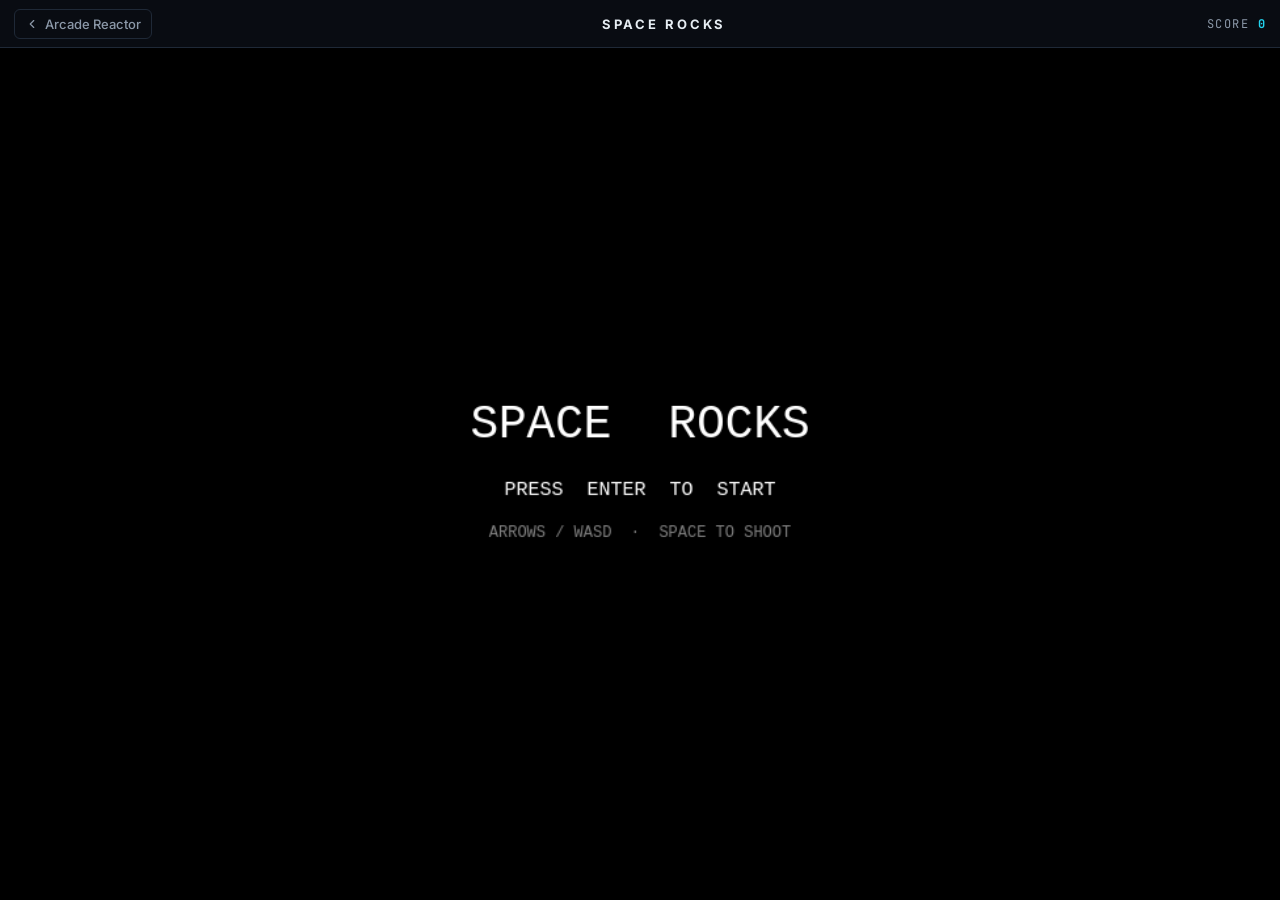
<file: games/space-rocks.html>
<!DOCTYPE html>
<html lang="en">
<head>
<meta charset="UTF-8">
<meta name="viewport" content="width=device-width, initial-scale=1.0, user-scalable=no">
<title>Space Rocks · Arcade Reactor</title>

<!-- Favicons -->
<link rel="icon" type="image/png" sizes="32x32"  href="../assets/favicon-32.png">
<link rel="icon" type="image/png" sizes="256x256" href="../assets/favicon.png">
<link rel="apple-touch-icon" href="../assets/favicon.png">

<link rel="preconnect" href="https://fonts.googleapis.com">
<link rel="preconnect" href="https://fonts.gstatic.com" crossorigin>
<link href="https://fonts.googleapis.com/css2?family=Inter:wght@500;600;700&family=JetBrains+Mono:wght@500;700&display=swap" rel="stylesheet">
<style>
  /* ================================================================
     SPACE ROCKS v2 — original styles (unmodified except where marked)
     ================================================================ */
  * { margin: 0; padding: 0; box-sizing: border-box; }

  html, body {
    background: #000;
    width: 100%; height: 100%;
    overflow: hidden;
    font-family: 'Courier New', monospace;
    color: #fff;
    -webkit-user-select: none; user-select: none;
    touch-action: none;
  }

  #wrap {
    display: flex;
    flex-direction: column;
    align-items: center;
    width: 100%;
    /* ARCADE REACTOR: reserve 48px at the top for the shell top bar */
    height: calc(100% - 48px);
    margin-top: 48px;
    background: #000;
  }

  canvas { display: block; flex-shrink: 0; }

  #controls {
    display: none;
    flex-shrink: 0;
    width: 100%;
    background: #000;
    position: relative;
  }

  .ctrl-row {
    display: flex;
    align-items: center;
    justify-content: space-between;
    height: 100%;
    padding: 6px 8px;
    gap: 6px;
  }

  .ctrl-stick-zone {
    flex: 1;
    display: flex;
    align-items: center;
    justify-content: center;
    position: relative;
    -webkit-tap-highlight-color: transparent;
  }

  .ctrl-right-group {
    flex: 0 0 auto;
    display: flex;
    gap: 6px;
    align-items: center;
  }

  .btn {
    border: 1px solid rgba(255,255,255,0.35);
    border-radius: 8px;
    background: rgba(255,255,255,0.06);
    color: #fff;
    font-family: 'Courier New', monospace;
    font-size: 11px;
    letter-spacing: 0.04em;
    display: flex;
    flex-direction: column;
    align-items: center;
    justify-content: center;
    gap: 3px;
    cursor: pointer;
    -webkit-tap-highlight-color: transparent;
    transition: background 0.05s, border-color 0.05s;
    width: 80px;
    height: 80px;
  }
  .btn.active {
    background: rgba(255,255,255,0.18);
    border-color: rgba(255,255,255,0.7);
  }
  .btn-icon  { font-size: 24px; line-height: 1; }
  .btn-label { font-size: 9px; opacity: 0.55; letter-spacing: 0.08em; }

  #btn-thrust        { border-color: rgba(100,200,255,0.5); }
  #btn-thrust.active { background: rgba(100,200,255,0.22); border-color: rgba(100,200,255,0.9); }
  #btn-thrust .btn-icon { color: #9fd8ff; }

  #btn-fire { border-color: rgba(255,160,60,0.5); }
  #btn-fire.active {
    background: rgba(255,140,20,0.22);
    border-color: rgba(255,160,60,0.9);
  }

  /* ── Virtual thumbstick (horizontal-only) ────────────────────── */
  .stick-base {
    width: 96px; height: 96px;
    border-radius: 50%;
    border: 1.5px solid rgba(255,255,255,0.3);
    background: rgba(255,255,255,0.04);
    position: relative;
    box-shadow: inset 0 0 20px rgba(255,255,255,0.04);
  }
  .stick-base::before {
    /* horizontal guide only — thrust is a button now */
    content: '';
    position: absolute;
    background: rgba(255,255,255,0.12);
    top: 50%; left: 12%; right: 12%; height: 1px;
    transform: translateY(-0.5px);
  }
  .stick-knob {
    position: absolute;
    width: 44px; height: 44px;
    border-radius: 50%;
    border: 1.5px solid rgba(255,255,255,0.55);
    background: rgba(255,255,255,0.12);
    left: 50%; top: 50%;
    transform: translate(-50%, -50%);
    transition: background 0.06s, border-color 0.06s, box-shadow 0.06s;
    pointer-events: none;
  }
  .stick-base.active .stick-knob {
    background: rgba(34,211,238,0.22);
    border-color: rgba(34,211,238,0.9);
    box-shadow: 0 0 14px rgba(34,211,238,0.4);
  }

  /* Hide on-screen controls when a gamepad is connected */
  body.gamepad-active #controls { display: none !important; }

  /* ================================================================
     ARCADE REACTOR shell — top bar (namespaced with .ar- prefix)
     ================================================================ */
  .ar-topbar {
    position: fixed;
    top: 0; left: 0; right: 0;
    height: 48px;
    display: flex;
    align-items: center;
    justify-content: space-between;
    padding: 0 14px;
    background: rgba(10, 14, 20, 0.92);
    backdrop-filter: saturate(140%) blur(10px);
    -webkit-backdrop-filter: saturate(140%) blur(10px);
    border-bottom: 1px solid #1f2937;
    z-index: 9999;
    font-family: 'Inter', -apple-system, BlinkMacSystemFont, system-ui, sans-serif;
    color: #e6edf3;
  }
  .ar-back {
    display: inline-flex;
    align-items: center;
    gap: 6px;
    color: #8b98a8;
    text-decoration: none;
    font-size: 13px;
    font-weight: 500;
    padding: 6px 10px;
    border-radius: 6px;
    border: 1px solid #1f2937;
    transition: color 0.15s, border-color 0.15s;
  }
  .ar-back:hover { color: #22d3ee; border-color: #22d3ee; }
  .ar-back svg { width: 14px; height: 14px; }
  .ar-title {
    font-size: 13px;
    font-weight: 700;
    letter-spacing: 0.22em;
    text-transform: uppercase;
  }
  .ar-score {
    font-family: 'JetBrains Mono', ui-monospace, monospace;
    font-size: 12px;
    color: #8b98a8;
    letter-spacing: 0.12em;
    min-width: 90px;
    text-align: right;
  }
  .ar-score-value { color: #22d3ee; font-weight: 700; }
  .ar-gamepad {
    display: none;
    margin-left: 8px;
    font-size: 14px;
    color: #22d3ee;
    filter: drop-shadow(0 0 4px rgba(34,211,238,0.5));
  }
  body.gamepad-active .ar-gamepad { display: inline; }
  @media (max-width: 480px) {
    .ar-title { font-size: 11px; letter-spacing: 0.15em; }
    .ar-back span { display: none; }
    .ar-back { padding: 6px 8px; }
  }
</style>
</head>
<body>

<!-- ================================================================
     ARCADE REACTOR shell — top bar
     ================================================================ -->
<div class="ar-topbar">
  <a href="../index.html" class="ar-back" aria-label="Back to Arcade Reactor">
    <svg viewBox="0 0 24 24" fill="none" stroke="currentColor" stroke-width="2" stroke-linecap="round" stroke-linejoin="round"><polyline points="15 18 9 12 15 6"></polyline></svg>
    <span>Arcade Reactor</span>
  </a>
  <div class="ar-title">Space Rocks</div>
  <div class="ar-score">
    SCORE <span class="ar-score-value" id="ar-score-value">0</span><span class="ar-gamepad" title="Gamepad connected">🎮</span>
  </div>
</div>

<!-- ================================================================
     SPACE ROCKS v2 — original body (unmodified)
     ================================================================ -->
<div id="wrap">
  <canvas id="c"></canvas>

  <div id="controls">
    <div class="ctrl-row">
      <div class="ctrl-stick-zone" id="stick-zone">
        <div class="stick-base" id="stick-base">
          <div class="stick-knob" id="stick-knob"></div>
        </div>
      </div>
      <div class="ctrl-right-group">
        <div class="btn" id="btn-thrust">
          <span class="btn-icon">△</span>
          <span class="btn-label">THRUST</span>
        </div>
        <div class="btn" id="btn-fire">
          <span class="btn-icon">◉</span>
          <span class="btn-label">FIRE</span>
        </div>
      </div>
    </div>
  </div>
</div>

<script>
/* ================================================================
   SPACE ROCKS v2 — Responsive + Touch
   Keyboard: Arrows / WASD to move, Space to shoot, Enter to start
   Touch: on-screen buttons shown when touch input is detected
   ================================================================ */

const canvas  = document.getElementById('c');
const ctx     = canvas.getContext('2d');
const wrap_el = document.getElementById('wrap');
const ctrlBar = document.getElementById('controls');

// ── ARCADE REACTOR: reserved height for the shell top bar ────────
const AR_TOPBAR_H = 48;

// ── Logical game dimensions (internal coordinate space) ──────────
// The canvas *element* is resized to fill the screen, but game
// objects always live in this fixed logical space. We scale the
// canvas context to match, so physics/spawn code needs no changes.
const GW = 900, GH = 650;   // logical game width / height

// Current CSS pixel size of the canvas element (set by resize())
let canvasW = GW, canvasH = GH;

// ── Responsive resize ────────────────────────────────────────────
const CTRL_BAR_H = 110;   // px — height reserved for touch buttons

let touchMode = false;

function resize() {
  const availW = window.innerWidth;
  // ARCADE REACTOR: subtract top bar height from the usable play area
  const availH = window.innerHeight - AR_TOPBAR_H;
  const barH   = touchMode ? CTRL_BAR_H : 0;
  const playH  = availH - barH;

  // Fit logical space into available area, preserving aspect ratio
  const scale  = Math.min(availW / GW, playH / GH);
  canvasW = Math.round(GW * scale);
  canvasH = Math.round(GH * scale);

  // Canvas resolution = logical size (crisp, no CSS blur)
  canvas.width  = GW;
  canvas.height = GH;

  // CSS display size = scaled size
  canvas.style.width  = canvasW + 'px';
  canvas.style.height = canvasH + 'px';

  if (touchMode) {
    ctrlBar.style.display = 'block';
    ctrlBar.style.height  = CTRL_BAR_H + 'px';
    ctrlBar.style.width   = availW + 'px';
  } else {
    ctrlBar.style.display = 'none';
  }
}

window.addEventListener('resize', resize);
resize();

// ── Activate touch mode on first touch ───────────────────────────
function activateTouch() {
  if (touchMode) return;
  touchMode = true;
  resize();
}

// ── Tuning constants (unchanged from v1) ─────────────────────────
const SHIP_SIZE       = 14;
const BULLET_SPEED    = 7;
const BULLET_LIFE     = 60;
const TURN_SPEED      = 0.055;
const THRUST          = 0.18;
const FRICTION        = 0.985;
const INVINCIBLE_TIME = 180;

const ROCK_SIZES  = { large: 38, medium: 20, small: 11 };
const ROCK_SCORES = { large: 20, medium: 50,  small: 100 };
const ROCK_SPEEDS = { large: 0.9, medium: 1.5, small: 2.4 };
const ROCK_VERTS  = { large: 12, medium: 9,   small: 7   };

// ── Input state ───────────────────────────────────────────────────
// keys{} covers keyboard; touch{} covers on-screen stick + fire button;
// pad{} covers an optional Bluetooth gamepad. update() merges all three.
const keys  = {};
const touch = { left: false, right: false, thrust: false, brake: false, fire: false };
const pad   = { left: false, right: false, thrust: false, brake: false, fire: false, connected: false, turnAxis: 0 };

document.addEventListener('keydown', e => {
  keys[e.code] = true;
  if (['Space','ArrowUp','ArrowDown','ArrowLeft','ArrowRight'].includes(e.code)) e.preventDefault();
});
document.addEventListener('keyup', e => { keys[e.code] = false; });

// Enter: start / restart · Escape or P: pause / resume
document.addEventListener('keydown', e => {
  if (e.code === 'Enter' && (!state || state.phase === 'gameover')) startGame();
  if ((e.code === 'Escape' || e.code === 'KeyP') && state && (state.phase === 'play' || state.phase === 'paused')) {
    togglePause();
  }
});

function togglePause() {
  if (!state) return;
  if (state.phase === 'play')        { state.pausedFrom = 'play'; state.phase = 'paused'; }
  else if (state.phase === 'paused') { state.phase = state.pausedFrom || 'play'; }
}

// ── Touch button wiring ───────────────────────────────────────────
function wireBtn(id, prop) {
  const el = document.getElementById(id);

  function press(e) {
    e.preventDefault();
    activateTouch();
    touch[prop] = true;
    el.classList.add('active');
    // Tapping any button also starts / restarts the game
    if (!state || state.phase === 'gameover') startGame();
  }
  function release(e) {
    e.preventDefault();
    touch[prop] = false;
    el.classList.remove('active');
  }

  el.addEventListener('touchstart',  press,   { passive: false });
  el.addEventListener('touchend',    release, { passive: false });
  el.addEventListener('touchcancel', release, { passive: false });

  // Mouse fallback (for testing on desktop)
  el.addEventListener('mousedown', press);
  el.addEventListener('mouseup',   release);
  el.addEventListener('mouseleave',release);
}

wireBtn('btn-thrust', 'thrust');
wireBtn('btn-fire',   'fire');

// ── Virtual thumbstick (horizontal-only) ─────────────────────────
// Stick only turns left/right. Thrust is a dedicated button to the
// right of the stick, so slight vertical finger drift can never cause
// accidental thrust. Finger-anchor: the base jumps to wherever the
// finger lands, so no need to aim for the knob.
function wireStick(zoneId, baseId, knobId) {
  const zone = document.getElementById(zoneId);
  const base = document.getElementById(baseId);
  const knob = document.getElementById(knobId);
  if (!zone || !base || !knob) return;

  const DEAD_ZONE  = 10;
  const MAX_RADIUS = 32;

  let trackingId = null;
  let originCX   = 0;

  function setDir(dir) {
    touch.left  = (dir === -1);
    touch.right = (dir === +1);
    base.classList.toggle('active', dir !== 0);
  }

  function moveKnob(dx) {
    const clamped = Math.max(-MAX_RADIUS, Math.min(MAX_RADIUS, dx));
    knob.style.transform = `translate(calc(-50% + ${clamped}px), -50%)`;
  }

  function resetKnob() {
    knob.style.transform = 'translate(-50%, -50%)';
    setDir(0);
  }

  function xFromEvent(e) {
    if (e.touches && e.touches.length) {
      if (trackingId !== null) {
        for (const t of e.touches) if (t.identifier === trackingId) return t.clientX;
      }
      return e.touches[0].clientX;
    }
    return e.clientX;
  }

  function onDown(e) {
    e.preventDefault();
    activateTouch();
    let cx, cy;
    if (e.touches) {
      const t = e.changedTouches ? e.changedTouches[0] : e.touches[0];
      trackingId = t.identifier;
      cx = t.clientX; cy = t.clientY;
    } else {
      trackingId = 'mouse';
      cx = e.clientX; cy = e.clientY;
    }
    const rect = zone.getBoundingClientRect();
    base.style.position  = 'absolute';
    base.style.left = (cx - rect.left) + 'px';
    base.style.top  = (cy - rect.top)  + 'px';
    base.style.transform = 'translate(-50%, -50%)';
    originCX = cx;
    resetKnob();
    if (!state || state.phase === 'gameover') startGame();
  }

  function onMove(e) {
    if (trackingId === null) return;
    e.preventDefault();
    const x = xFromEvent(e);
    const dx = x - originCX;
    moveKnob(dx);
    if (dx < -DEAD_ZONE)      setDir(-1);
    else if (dx >  DEAD_ZONE) setDir(+1);
    else                      setDir( 0);
  }

  function onUp(e) {
    if (trackingId === null) return;
    if (e.changedTouches) {
      let matched = false;
      for (const t of e.changedTouches) if (t.identifier === trackingId) matched = true;
      if (!matched) return;
    }
    e.preventDefault();
    trackingId = null;
    base.style.position  = '';
    base.style.left = '';
    base.style.top  = '';
    base.style.transform = '';
    resetKnob();
  }

  zone.addEventListener('touchstart',  onDown, { passive: false });
  zone.addEventListener('touchmove',   onMove, { passive: false });
  zone.addEventListener('touchend',    onUp,   { passive: false });
  zone.addEventListener('touchcancel', onUp,   { passive: false });
  zone.addEventListener('mousedown',   onDown);
  window.addEventListener('mousemove', onMove);
  window.addEventListener('mouseup',   onUp);
}

wireStick('stick-zone', 'stick-base', 'stick-knob');

// ── Gamepad API ──────────────────────────────────────────────────
// Standard mapping: axes[0]=LX, axes[1]=LY, buttons[0]=A, buttons[1]=B,
// buttons[12-15]=DPad U/D/L/R, buttons[9]=Start.
const PAD_AXIS_DEAD = 0.3;
let padIndex = -1;
let padLastButtons = {};

function scanForGamepad() {
  const list = navigator.getGamepads ? navigator.getGamepads() : [];
  for (let i = 0; i < list.length; i++) {
    if (list[i]) return i;
  }
  return -1;
}

function pollGamepad() {
  if (!navigator.getGamepads) return;
  if (padIndex < 0) {
    padIndex = scanForGamepad();
    if (padIndex < 0) {
      if (pad.connected) {
        pad.connected = false;
        document.body.classList.remove('gamepad-active');
      }
      return;
    }
  }
  const gp = navigator.getGamepads()[padIndex];
  if (!gp) { padIndex = -1; return; }

  if (!pad.connected) {
    pad.connected = true;
    document.body.classList.add('gamepad-active');
    console.log('[gamepad] connected:', gp.id, '·', gp.buttons.length, 'buttons,', gp.axes.length, 'axes, mapping:', gp.mapping);
  }

  // Left stick + d-pad merged
  const ax = gp.axes[0] || 0;
  const ay = gp.axes[1] || 0;
  const dpadL = gp.buttons[14] && gp.buttons[14].pressed;
  const dpadR = gp.buttons[15] && gp.buttons[15].pressed;
  const dpadU = gp.buttons[12] && gp.buttons[12].pressed;
  const dpadD = gp.buttons[13] && gp.buttons[13].pressed;

  pad.left   = (ax < -PAD_AXIS_DEAD) || dpadL;
  pad.right  = (ax >  PAD_AXIS_DEAD) || dpadR;
  pad.thrust = (ay < -PAD_AXIS_DEAD) || dpadU;
  pad.brake  = (ay >  PAD_AXIS_DEAD) || dpadD;

  // Analog turn axis: -1 (full left) to +1 (full right), 0 in dead zone.
  // D-pad taps act as full-magnitude so digital-only pads still feel snappy.
  if (dpadL)       pad.turnAxis = -1;
  else if (dpadR)  pad.turnAxis =  1;
  else if (ax < -PAD_AXIS_DEAD) pad.turnAxis = (ax + PAD_AXIS_DEAD) / (1 - PAD_AXIS_DEAD);
  else if (ax >  PAD_AXIS_DEAD) pad.turnAxis = (ax - PAD_AXIS_DEAD) / (1 - PAD_AXIS_DEAD);
  else pad.turnAxis = 0;
  // Clamp just in case the pad reports outside [-1,1]
  if (pad.turnAxis < -1) pad.turnAxis = -1;
  if (pad.turnAxis >  1) pad.turnAxis =  1;

  // Face buttons: 0=A/X, 1=B/O, 2=X/square, 3=Y/triangle
  pad.fire = !!(gp.buttons[0] && gp.buttons[0].pressed);

  // Start button → start/restart game
  const startPressed = gp.buttons[9] && gp.buttons[9].pressed;
  if (startPressed && !padLastButtons[9]) {
    if (!state || state.phase === 'gameover') startGame();
    else if (state.phase === 'play' || state.phase === 'paused') togglePause();
  }
  for (let i = 0; i < gp.buttons.length; i++) {
    padLastButtons[i] = gp.buttons[i] && gp.buttons[i].pressed;
  }
}

window.addEventListener('gamepadconnected',   e => { padIndex = e.gamepad.index; });
window.addEventListener('gamepaddisconnected', e => { if (e.gamepad.index === padIndex) padIndex = -1; });

// Also show touch controls if a touchstart happens anywhere
document.addEventListener('touchstart', activateTouch, { once: true, passive: true });

// ── Utilities ─────────────────────────────────────────────────────
function randBetween(a, b) { return a + Math.random() * (b - a); }
function wrapVal(v, max)   { return ((v % max) + max) % max; }

// ================================================================
// ENTITY FACTORIES  (identical to v1 — GW/GH used for spawn space)
// ================================================================

function makeRockShape(verts, radius) {
  const pts = [];
  for (let i = 0; i < verts; i++) {
    const angle = (i / verts) * Math.PI * 2;
    const r = radius * randBetween(0.72, 1.28);
    pts.push({ x: Math.cos(angle) * r, y: Math.sin(angle) * r });
  }
  return pts;
}

function spawnRock(x, y, size) {
  const radius = ROCK_SIZES[size];
  const speed  = ROCK_SPEEDS[size] * randBetween(0.7, 1.4);
  const angle  = Math.random() * Math.PI * 2;
  return {
    x, y, size,
    vx: Math.cos(angle) * speed,
    vy: Math.sin(angle) * speed,
    angle: 0,
    spin:  randBetween(-0.02, 0.02),
    radius,
    shape: makeRockShape(ROCK_VERTS[size], radius)
  };
}

function safeSpawnPos(ship) {
  const margin = 140;
  let x, y, attempts = 0;
  do {
    x = Math.random() * GW;
    y = Math.random() * GH;
    attempts++;
  } while (attempts < 50 && Math.hypot(x - ship.x, y - ship.y) < margin);
  return { x, y };
}

function initRocks(ship, count) {
  const rocks = [];
  for (let i = 0; i < count; i++) {
    const pos = safeSpawnPos(ship);
    rocks.push(spawnRock(pos.x, pos.y, 'large'));
  }
  return rocks;
}

function resetShip() {
  return {
    x: GW / 2, y: GH / 2,
    vx: 0, vy: 0,
    angle: -Math.PI / 2,
    invincible: INVINCIBLE_TIME,
    thrusting: false
  };
}

// ================================================================
// GAME STATE
// ================================================================

// ARCADE REACTOR: declared with `var` (instead of `let`) so the
// shell score bridge at the bottom of this file can read state.score
// from window.state. No gameplay change.
var state = null;

function startGame() {
  const ship = resetShip();
  state = {
    phase: 'play',
    ship,
    bullets:       [],
    rocks:         initRocks(ship, 4),
    particles:     [],
    score:         0,
    lives:         3,
    level:         1,
    shootCooldown: 0
  };
}

function nextLevel() {
  state.level++;
  state.ship  = resetShip();
  state.rocks = initRocks(state.ship, 3 + state.level);
}

// ================================================================
// PARTICLES
// ================================================================

function spawnParticles(x, y, count) {
  for (let i = 0; i < count; i++) {
    const angle = Math.random() * Math.PI * 2;
    const speed = randBetween(0.5, 3.5);
    state.particles.push({
      x, y,
      vx: Math.cos(angle) * speed,
      vy: Math.sin(angle) * speed,
      life: randBetween(20, 55)
    });
  }
}

// ================================================================
// UPDATE — identical physics to v1, reads merged input
// ================================================================

function update() {
  if (!state || state.phase !== 'play') return;

  const ship = state.ship;

  // Merge keyboard + touch + gamepad input
  const goLeft   = keys['ArrowLeft']  || keys['KeyA']  || touch.left   || pad.left;
  const goRight  = keys['ArrowRight'] || keys['KeyD']  || touch.right  || pad.right;
  const goThrust = keys['ArrowUp']    || keys['KeyW']  || touch.thrust || pad.thrust;
  const goBrake  = keys['ArrowDown']  || keys['KeyS']  || touch.brake  || pad.brake;
  const goFire   = keys['Space']      || keys['KeyZ']  || touch.fire   || pad.fire;

  // Turn: gamepad is analog (scaled by stick push, 1x→3x of keyboard rate).
  // Keyboard/touch still use the fixed TURN_SPEED. Gamepad wins when active
  // so a resting keyboard key doesn't double-count with a stick push.
  const PAD_TURN_MULT = 3.0;   // max multiplier at full stick push
  if (Math.abs(pad.turnAxis) > 0.001) {
    // gamepad is the authority this frame
    ship.angle += pad.turnAxis * TURN_SPEED * PAD_TURN_MULT;
  } else {
    if (goLeft)  ship.angle -= TURN_SPEED;
    if (goRight) ship.angle += TURN_SPEED;
  }

  ship.thrusting = goThrust;
  if (goThrust) {
    ship.vx += Math.cos(ship.angle) * THRUST;
    ship.vy += Math.sin(ship.angle) * THRUST;
  }

  // Retro-brake: holding down/brake elevates friction from 0.985 to 0.92
  // (1.5% → 8% velocity loss per frame). Preserves drift feel but gives
  // the player a way to shed speed in a panic.
  const friction = goBrake ? 0.92 : FRICTION;
  ship.vx *= friction;
  ship.vy *= friction;
  ship.braking = goBrake && (Math.hypot(ship.vx, ship.vy) > 0.1);
  ship.x   = wrapVal(ship.x + ship.vx, GW);
  ship.y   = wrapVal(ship.y + ship.vy, GH);

  if (ship.invincible > 0) ship.invincible--;

  // Shooting
  if (state.shootCooldown > 0) state.shootCooldown--;
  if (goFire && state.shootCooldown === 0) {
    state.bullets.push({
      x:    ship.x + Math.cos(ship.angle) * SHIP_SIZE,
      y:    ship.y + Math.sin(ship.angle) * SHIP_SIZE,
      vx:   Math.cos(ship.angle) * BULLET_SPEED + ship.vx * 0.5,
      vy:   Math.sin(ship.angle) * BULLET_SPEED + ship.vy * 0.5,
      life: BULLET_LIFE
    });
    state.shootCooldown = 10;
  }

  // Bullets
  state.bullets = state.bullets.filter(b => b.life > 0);
  for (const b of state.bullets) {
    b.x = wrapVal(b.x + b.vx, GW);
    b.y = wrapVal(b.y + b.vy, GH);
    b.life--;
  }

  // Rocks
  for (const r of state.rocks) {
    r.x     = wrapVal(r.x + r.vx, GW);
    r.y     = wrapVal(r.y + r.vy, GH);
    r.angle += r.spin;
  }

  // Bullet × Rock
  const deadBullets = new Set();
  const deadRocks   = new Set();
  const newRocks    = [];

  for (let bi = 0; bi < state.bullets.length; bi++) {
    const b = state.bullets[bi];
    for (let ri = 0; ri < state.rocks.length; ri++) {
      if (deadRocks.has(ri)) continue;
      const r = state.rocks[ri];
      if (Math.hypot(b.x - r.x, b.y - r.y) < r.radius * 0.85) {
        deadBullets.add(bi);
        deadRocks.add(ri);
        state.score += ROCK_SCORES[r.size];
        spawnParticles(r.x, r.y, r.size === 'large' ? 12 : r.size === 'medium' ? 7 : 4);
        if (r.size === 'large') {
          newRocks.push(spawnRock(r.x, r.y, 'medium'));
          newRocks.push(spawnRock(r.x, r.y, 'medium'));
        } else if (r.size === 'medium') {
          newRocks.push(spawnRock(r.x, r.y, 'small'));
          newRocks.push(spawnRock(r.x, r.y, 'small'));
        }
        break;
      }
    }
  }

  state.bullets = state.bullets.filter((_, i) => !deadBullets.has(i));
  state.rocks   = state.rocks.filter((_, i) => !deadRocks.has(i)).concat(newRocks);

  // Ship × Rock
  if (ship.invincible === 0) {
    for (const r of state.rocks) {
      if (Math.hypot(ship.x - r.x, ship.y - r.y) < r.radius * 0.75 + SHIP_SIZE * 0.6) {
        state.lives--;
        spawnParticles(ship.x, ship.y, 20);
        if (state.lives <= 0) {
          state.phase = 'gameover';
        } else {
          state.ship = resetShip();
        }
        break;
      }
    }
  }

  // Particles
  state.particles = state.particles.filter(p => p.life > 0);
  for (const p of state.particles) {
    p.x  += p.vx;
    p.y  += p.vy;
    p.vx *= 0.96;
    p.vy *= 0.96;
    p.life--;
  }

  if (state.rocks.length === 0) nextLevel();
}

// ================================================================
// DRAW — renders into logical GW×GH space; CSS handles scaling
// ================================================================

function drawShip(ship) {
  if (ship.invincible > 0 && Math.floor(ship.invincible / 6) % 2 === 0) return;

  ctx.save();
  ctx.translate(ship.x, ship.y);
  ctx.rotate(ship.angle);

  ctx.strokeStyle = '#fff';
  ctx.lineWidth   = 1.5;
  ctx.beginPath();
  ctx.moveTo( SHIP_SIZE,                0);
  ctx.lineTo(-SHIP_SIZE * 0.75,  SHIP_SIZE * 0.6);
  ctx.lineTo(-SHIP_SIZE * 0.45,  0);
  ctx.lineTo(-SHIP_SIZE * 0.75, -SHIP_SIZE * 0.6);
  ctx.closePath();
  ctx.stroke();

  if (ship.thrusting && Math.random() > 0.3) {
    ctx.strokeStyle = '#fa6';
    ctx.lineWidth   = 1.2;
    ctx.beginPath();
    ctx.moveTo(-SHIP_SIZE * 0.45,  SHIP_SIZE * 0.22);
    ctx.lineTo(-SHIP_SIZE * 1.1 - Math.random() * 10, 0);
    ctx.lineTo(-SHIP_SIZE * 0.45, -SHIP_SIZE * 0.22);
    ctx.stroke();
  }

  // Retro-brake: cyan nose plume showing counter-thrust / reverse-jets
  if (ship.braking && Math.random() > 0.3) {
    ctx.strokeStyle = '#22d3ee';
    ctx.lineWidth   = 1.2;
    ctx.beginPath();
    ctx.moveTo(SHIP_SIZE * 0.7,  SHIP_SIZE * 0.18);
    ctx.lineTo(SHIP_SIZE * 1.4 + Math.random() * 6, 0);
    ctx.lineTo(SHIP_SIZE * 0.7, -SHIP_SIZE * 0.18);
    ctx.stroke();
  }

  ctx.restore();
}

function drawRock(r) {
  ctx.save();
  ctx.translate(r.x, r.y);
  ctx.rotate(r.angle);
  ctx.strokeStyle = '#fff';
  ctx.lineWidth   = 1.5;
  ctx.beginPath();
  ctx.moveTo(r.shape[0].x, r.shape[0].y);
  for (let i = 1; i < r.shape.length; i++) ctx.lineTo(r.shape[i].x, r.shape[i].y);
  ctx.closePath();
  ctx.stroke();
  ctx.restore();
}

function drawParticles() {
  for (const p of state.particles) {
    ctx.globalAlpha = Math.min(p.life / 50, 1);
    ctx.fillStyle   = '#fff';
    ctx.fillRect(p.x - 1, p.y - 1, 2, 2);
  }
  ctx.globalAlpha = 1;
}

function drawHUD() {
  ctx.font      = "15px 'Courier New', monospace";
  ctx.fillStyle = '#fff';
  ctx.textAlign = 'left';
  ctx.fillText(`SCORE  ${state.score}`, 14, 24);
  ctx.textAlign = 'right';
  ctx.fillText(`LEVEL  ${state.level}`, GW - 14, 24);

  // Lives as tiny ships (bottom-left)
  for (let i = 0; i < state.lives; i++) {
    const lx = 22 + i * 24, ly = GH - 18;
    ctx.save();
    ctx.translate(lx, ly);
    ctx.rotate(-Math.PI / 2);
    ctx.strokeStyle = '#fff';
    ctx.lineWidth   = 1.2;
    ctx.beginPath();
    ctx.moveTo( 8, 0);
    ctx.lineTo(-6,  5);
    ctx.lineTo(-4,  0);
    ctx.lineTo(-6, -5);
    ctx.closePath();
    ctx.stroke();
    ctx.restore();
  }
}

function drawCenteredText(text, y, size, alpha) {
  ctx.globalAlpha = alpha ?? 1;
  ctx.font        = `${size}px 'Courier New', monospace`;
  ctx.textAlign   = 'center';
  ctx.fillStyle   = '#fff';
  ctx.fillText(text, GW / 2, y);
  ctx.globalAlpha = 1;
}

function draw() {
  ctx.fillStyle = '#000';
  ctx.fillRect(0, 0, GW, GH);

  if (!state) {
    drawCenteredText('SPACE  ROCKS',                  GH / 2 - 28, 36);
    drawCenteredText('PRESS  ENTER  TO  START',       GH / 2 + 16, 15);
    if (!touchMode)
      drawCenteredText('ARROWS / WASD  ·  SPACE TO SHOOT', GH / 2 + 48, 12, 0.5);
    else
      drawCenteredText('TAP  ANY  BUTTON  TO  START', GH / 2 + 48, 12, 0.5);
    return;
  }

  for (const r of state.rocks) drawRock(r);
  drawParticles();

  for (const b of state.bullets) {
    ctx.fillStyle = '#fff';
    ctx.beginPath();
    ctx.arc(b.x, b.y, 2, 0, Math.PI * 2);
    ctx.fill();
  }

  if (state.phase === 'play' || state.phase === 'paused') drawShip(state.ship);

  drawHUD();

  if (state.phase === 'paused') {
    ctx.fillStyle = 'rgba(0,0,0,0.55)';
    ctx.fillRect(0, 0, GW, GH);
    drawCenteredText('PAUSED',                                GH / 2 - 18, 42);
    ctx.globalAlpha = 0.65;
    drawCenteredText('PRESS  START  OR  ESC  TO  RESUME',     GH / 2 + 22, 13);
    ctx.globalAlpha = 1;
  }

  if (state.phase === 'gameover') {
    ctx.fillStyle = 'rgba(0,0,0,0.6)';
    ctx.fillRect(0, 0, GW, GH);
    drawCenteredText('GAME  OVER',             GH / 2 - 30, 32);
    drawCenteredText(`SCORE:  ${state.score}`, GH / 2 + 10, 18);
    if (!touchMode)
      drawCenteredText('PRESS  ENTER  TO  RESTART', GH / 2 + 46, 14);
    else
      drawCenteredText('TAP  ANY  BUTTON  TO  RESTART', GH / 2 + 46, 14);
  }
}

// ================================================================
// GAME LOOP
// ================================================================

// Gameplay uses 60 updates per second regardless of display refresh rate.
const STEP_MS = 1000 / 60;
let lastFrameTime = null;
let stepAccumulator = 0;
function loop(now) {
  if (lastFrameTime === null) lastFrameTime = now;
  stepAccumulator += Math.min(now - lastFrameTime, 100);
  lastFrameTime = now;
  pollGamepad();
  let steps = 0;
  while (stepAccumulator >= STEP_MS && steps < 5) {
    update();
    stepAccumulator -= STEP_MS;
    steps++;
  }
  if (steps === 5) stepAccumulator = 0; // Do not fast-forward after a stalled tab.
  draw();
  requestAnimationFrame(loop);
}

requestAnimationFrame(loop);
</script>

<!-- ================================================================
     ARCADE REACTOR score bridge
     Polls window.state.score and mirrors it into the top-bar score.
     Read-only — does not touch gameplay.
     ================================================================ -->
<script>
(function () {
  const scoreEl = document.getElementById('ar-score-value');
  if (!scoreEl) return;
  let lastShown = -1;
  function tick() {
    const s = (window.state && typeof window.state.score === 'number')
      ? window.state.score
      : 0;
    if (s !== lastShown) {
      scoreEl.textContent = s.toLocaleString('en-US');
      lastShown = s;
    }
  }
  setInterval(tick, 150);
  tick();
})();
</script>
</body>
</html>
</file>
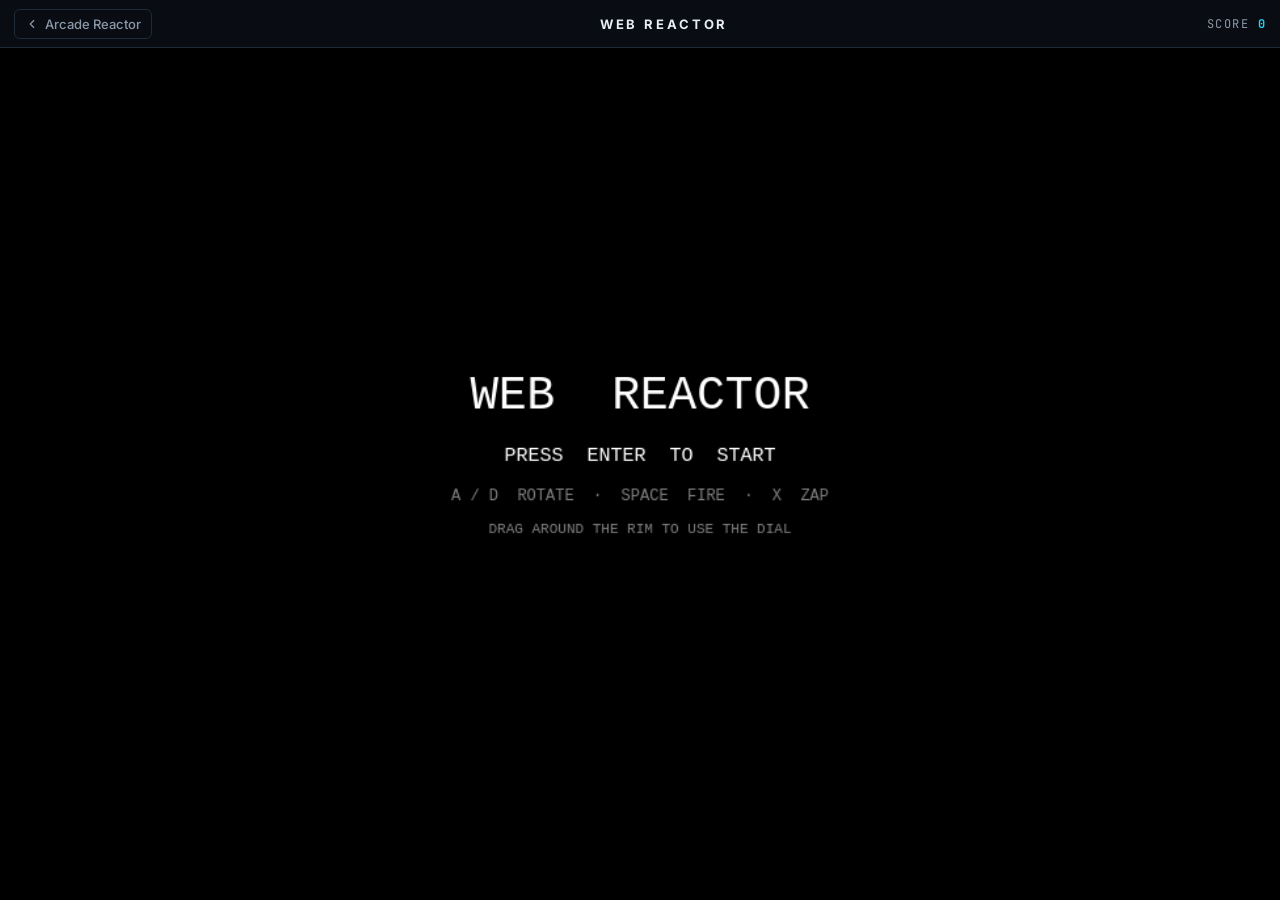
<file: games/web-reactor.html>
<!DOCTYPE html>
<html lang="en">
<head>
<meta charset="UTF-8">
<meta name="viewport" content="width=device-width, initial-scale=1.0, user-scalable=no">
<title>Web Reactor · Arcade Reactor</title>

<!-- Favicons -->
<link rel="icon" type="image/png" sizes="32x32"  href="../assets/favicon-32.png">
<link rel="icon" type="image/png" sizes="256x256" href="../assets/favicon.png">
<link rel="apple-touch-icon" href="../assets/favicon.png">

<link rel="preconnect" href="https://fonts.googleapis.com">
<link rel="preconnect" href="https://fonts.gstatic.com" crossorigin>
<link href="https://fonts.googleapis.com/css2?family=Inter:wght@500;600;700&family=JetBrains+Mono:wght@500;700&display=swap" rel="stylesheet">
<style>
  * { margin: 0; padding: 0; box-sizing: border-box; }

  html, body {
    background: #000;
    width: 100%; height: 100%;
    overflow: hidden;
    font-family: 'Courier New', monospace;
    color: #fff;
    -webkit-user-select: none; user-select: none;
    touch-action: none;
  }

  #wrap {
    display: flex;
    flex-direction: column;
    align-items: center;
    width: 100%;
    height: calc(100% - 48px);
    margin-top: 48px;
    background: #000;
  }

  canvas { display: block; flex-shrink: 0; }

  #controls {
    display: none;
    flex-shrink: 0;
    width: 100%;
    background: #000;
    position: relative;
  }

  .ctrl-row {
    display: flex; align-items: center; justify-content: space-between;
    height: 100%; padding: 6px 8px; gap: 6px;
  }

  .ctrl-stick-zone {
    flex: 1;
    display: flex;
    align-items: center;
    justify-content: center;
    position: relative;
    -webkit-tap-highlight-color: transparent;
  }

  .ctrl-right-group {
    flex: 0 0 auto;
    display: flex;
    gap: 6px;
    align-items: center;
  }

  .btn {
    border: 1px solid rgba(255,255,255,0.35);
    border-radius: 8px;
    background: rgba(255,255,255,0.06);
    color: #fff;
    font-family: 'Courier New', monospace;
    font-size: 11px;
    letter-spacing: 0.04em;
    display: flex; flex-direction: column;
    align-items: center; justify-content: center; gap: 3px;
    cursor: pointer;
    -webkit-tap-highlight-color: transparent;
    transition: background 0.05s, border-color 0.05s;
    width: 80px; height: 80px;
  }
  .btn.active {
    background: rgba(255,255,255,0.18);
    border-color: rgba(255,255,255,0.7);
  }
  .btn[disabled] { opacity: 0.3; pointer-events: none; }
  .btn-icon  { font-size: 24px; line-height: 1; }
  .btn-label { font-size: 9px; opacity: 0.55; letter-spacing: 0.08em; }

  #btn-fire        { border-color: rgba(34,211,238,0.5); }
  #btn-fire.active { background: rgba(34,211,238,0.22); border-color: rgba(34,211,238,0.9); }

  #btn-zap        { border-color: rgba(251,191,36,0.55); }
  #btn-zap.active { background: rgba(251,191,36,0.3); border-color: rgba(251,191,36,1); }
  #btn-zap .btn-icon { color: #fbbf24; }

  /* ── Virtual thumbstick (horizontal-only for Web Reactor) ────── */
  .stick-base {
    width: 96px; height: 96px;
    border-radius: 50%;
    border: 1.5px solid rgba(255,255,255,0.3);
    background: rgba(255,255,255,0.04);
    position: relative;
    box-shadow: inset 0 0 20px rgba(255,255,255,0.04);
  }
  .stick-base::before {
    /* horizontal guide only — no vertical axis on the web */
    content: '';
    position: absolute;
    background: rgba(255,255,255,0.12);
    top: 50%; left: 12%; right: 12%; height: 1px;
    transform: translateY(-0.5px);
  }
  .stick-knob {
    position: absolute;
    width: 44px; height: 44px;
    border-radius: 50%;
    border: 1.5px solid rgba(255,255,255,0.55);
    background: rgba(255,255,255,0.12);
    left: 50%; top: 50%;
    transform: translate(-50%, -50%);
    transition: background 0.06s, border-color 0.06s, box-shadow 0.06s;
    pointer-events: none;
  }
  .stick-base.active .stick-knob {
    background: rgba(34,211,238,0.22);
    border-color: rgba(34,211,238,0.9);
    box-shadow: 0 0 14px rgba(34,211,238,0.4);
  }

  /* Hide on-screen controls when a gamepad is connected */
  body.gamepad-active #controls { display: none !important; }

  .ar-topbar {
    position: fixed; top: 0; left: 0; right: 0; height: 48px;
    display: flex; align-items: center; justify-content: space-between;
    padding: 0 14px;
    background: rgba(10, 14, 20, 0.92);
    backdrop-filter: saturate(140%) blur(10px);
    -webkit-backdrop-filter: saturate(140%) blur(10px);
    border-bottom: 1px solid #1f2937;
    z-index: 9999;
    font-family: 'Inter', -apple-system, BlinkMacSystemFont, system-ui, sans-serif;
    color: #e6edf3;
  }
  .ar-back {
    display: inline-flex; align-items: center; gap: 6px;
    color: #8b98a8; text-decoration: none;
    font-size: 13px; font-weight: 500;
    padding: 6px 10px; border-radius: 6px;
    border: 1px solid #1f2937;
    transition: color 0.15s, border-color 0.15s;
  }
  .ar-back:hover { color: #22d3ee; border-color: #22d3ee; }
  .ar-back svg   { width: 14px; height: 14px; }
  .ar-title {
    font-size: 13px; font-weight: 700;
    letter-spacing: 0.22em; text-transform: uppercase;
  }
  .ar-score {
    font-family: 'JetBrains Mono', ui-monospace, monospace;
    font-size: 12px; color: #8b98a8;
    letter-spacing: 0.12em; min-width: 90px; text-align: right;
  }
  .ar-score-value { color: #22d3ee; font-weight: 700; }
  .ar-gamepad {
    display: none;
    margin-left: 8px;
    font-size: 14px;
    color: #22d3ee;
    filter: drop-shadow(0 0 4px rgba(34,211,238,0.5));
  }
  body.gamepad-active .ar-gamepad { display: inline; }
  @media (max-width: 480px) {
    .ar-title { font-size: 11px; letter-spacing: 0.15em; }
    .ar-back span { display: none; }
    .ar-back { padding: 6px 8px; }
  }
</style>
</head>
<body>

<div class="ar-topbar">
  <a href="../index.html" class="ar-back" aria-label="Back to Arcade Reactor">
    <svg viewBox="0 0 24 24" fill="none" stroke="currentColor" stroke-width="2" stroke-linecap="round" stroke-linejoin="round"><polyline points="15 18 9 12 15 6"></polyline></svg>
    <span>Arcade Reactor</span>
  </a>
  <div class="ar-title">Web Reactor</div>
  <div class="ar-score">
    SCORE <span class="ar-score-value" id="ar-score-value">0</span><span class="ar-gamepad" title="Gamepad connected">🎮</span>
  </div>
</div>

<div id="wrap">
  <canvas id="c"></canvas>
  <div id="controls">
    <div class="ctrl-row">
      <div class="ctrl-stick-zone" id="stick-zone">
        <div class="stick-base" id="stick-base">
          <div class="stick-knob" id="stick-knob"></div>
        </div>
      </div>
      <div class="ctrl-right-group">
        <div class="btn" id="btn-zap">
          <span class="btn-icon">⚡</span>
          <span class="btn-label">ZAP</span>
        </div>
        <div class="btn" id="btn-fire">
          <span class="btn-icon">◉</span>
          <span class="btn-label">FIRE</span>
        </div>
      </div>
    </div>
  </div>
</div>

<script>
/* ================================================================
   WEB REACTOR v3 — Tempest-style endless vector arcade
   ----------------------------------------------------------------
   • 6 board shapes; random selection each level (no back-to-back)
   • Random color each level (no back-to-back)
   • Warp transition between levels: tube zooms out past camera,
     new tube zooms in. During the outbound zoom, spikes on your
     lane KILL you — dodge with A/D or ◁/▷.
   • Only spikers leave spikes at the rim. Shots can clear them before
     the warp; an uncleared spike still threatens your lane.
   • Slower player controls (cooldown 6→10 frames)
   ================================================================ */

const canvas  = document.getElementById('c');
const ctx     = canvas.getContext('2d');
const ctrlBar = document.getElementById('controls');

const AR_TOPBAR_H = 48;
const GW = 900, GH = 650;
const CX = GW / 2;
const CY = GH / 2 + 10;
const TWOPI = Math.PI * 2;

// ── Canvas resize ────────────────────────────────────────────────
const CTRL_BAR_H = 110;
let canvasW = GW, canvasH = GH, touchMode = false;

function resize() {
  const availW = window.innerWidth;
  const availH = window.innerHeight - AR_TOPBAR_H;
  const barH   = touchMode ? CTRL_BAR_H : 0;
  const playH  = availH - barH;
  const scale  = Math.min(availW / GW, playH / GH);
  canvasW = Math.round(GW * scale);
  canvasH = Math.round(GH * scale);
  canvas.width  = GW;  canvas.height = GH;
  canvas.style.width  = canvasW + 'px';
  canvas.style.height = canvasH + 'px';
  if (touchMode) {
    ctrlBar.style.display = 'block';
    ctrlBar.style.height  = CTRL_BAR_H + 'px';
    ctrlBar.style.width   = availW + 'px';
  } else {
    ctrlBar.style.display = 'none';
  }
}
window.addEventListener('resize', resize);
resize();
function activateTouch() { if (!touchMode) { touchMode = true; resize(); } }

// ── Input ────────────────────────────────────────────────────────
const keys     = {};
const keysPrev = {};                 // previous-frame snapshot for tap detection
const touch    = { left: false, right: false, fire: false, zap: false, sliding: false };
const touchPrev = { left: false, right: false, fire: false, zap: false };
const pad      = { left: false, right: false, fire: false, zap: false, connected: false, moveAxis: 0 };
const padPrev  = { left: false, right: false };

document.addEventListener('keydown', e => {
  keys[e.code] = true;
  if (['Space','ArrowLeft','ArrowRight','KeyX'].includes(e.code)) e.preventDefault();
});
document.addEventListener('keyup', e => { keys[e.code] = false; });

document.addEventListener('keydown', e => {
  if (e.code === 'Enter' && (!state || state.phase === 'gameover')) startGame();
  if ((e.code === 'Escape' || e.code === 'KeyP') && state && (state.phase === 'play' || state.phase === 'paused')) {
    togglePause();
  }
});

function togglePause() {
  if (!state) return;
  if (state.phase === 'play')   { state.pausedFrom = 'play';   state.phase = 'paused'; }
  else if (state.phase === 'paused') { state.phase = state.pausedFrom || 'play'; }
}

function wireBtn(id, prop) {
  const el = document.getElementById(id);
  function press(e) {
    e.preventDefault(); activateTouch();
    touch[prop] = true; el.classList.add('active');
    if (!state || state.phase === 'gameover') startGame();
  }
  function release(e) {
    e.preventDefault();
    touch[prop] = false; el.classList.remove('active');
  }
  el.addEventListener('touchstart',  press,   { passive: false });
  el.addEventListener('touchend',    release, { passive: false });
  el.addEventListener('touchcancel', release, { passive: false });
  el.addEventListener('mousedown', press);
  el.addEventListener('mouseup',   release);
  el.addEventListener('mouseleave',release);
}
wireBtn('btn-fire', 'fire');
wireBtn('btn-zap',  'zap');
document.addEventListener('touchstart', activateTouch, { once: true, passive: true });

// ── Virtual thumbstick (horizontal axis only) ────────────────────
// Finger anchor: the stick base jumps to wherever the finger lands,
// so you never have to aim for the knob. Only LEFT/RIGHT matter on
// the web — vertical finger movement is ignored. touch.sliding is
// still set so the v4 edge detection skips its hold-delay and feels
// instant.
function wireStick(zoneId, baseId, knobId) {
  const zone = document.getElementById(zoneId);
  const base = document.getElementById(baseId);
  const knob = document.getElementById(knobId);
  if (!zone || !base || !knob) return;

  const DEAD_ZONE  = 10;
  const MAX_RADIUS = 32;

  let trackingId = null;
  let originCX   = 0;

  function setDir(dir) {
    touch.left  = (dir === -1);
    touch.right = (dir === +1);
    base.classList.toggle('active', dir !== 0);
  }

  function moveKnob(dx) {
    const clamped = Math.max(-MAX_RADIUS, Math.min(MAX_RADIUS, dx));
    knob.style.transform = `translate(calc(-50% + ${clamped}px), -50%)`;
  }

  function resetKnob() {
    knob.style.transform = 'translate(-50%, -50%)';
    setDir(0);
  }

  function xFromEvent(e) {
    if (e.touches && e.touches.length) {
      if (trackingId !== null) {
        for (const t of e.touches) if (t.identifier === trackingId) return t.clientX;
      }
      return e.touches[0].clientX;
    }
    return e.clientX;
  }

  function onDown(e) {
    e.preventDefault();
    activateTouch();
    let cx, cy;
    if (e.touches) {
      const t = e.changedTouches ? e.changedTouches[0] : e.touches[0];
      trackingId = t.identifier;
      cx = t.clientX; cy = t.clientY;
    } else {
      trackingId = 'mouse';
      cx = e.clientX; cy = e.clientY;
    }
    // Move stick base to where finger landed
    const rect = zone.getBoundingClientRect();
    base.style.position = 'absolute';
    base.style.left = (cx - rect.left) + 'px';
    base.style.top  = (cy - rect.top)  + 'px';
    base.style.transform = 'translate(-50%, -50%)';
    originCX = cx;
    touch.sliding = true;
    resetKnob();
    if (!state || state.phase === 'gameover') startGame();
  }

  function onMove(e) {
    if (trackingId === null) return;
    e.preventDefault();
    const x = xFromEvent(e);
    const dx = x - originCX;
    moveKnob(dx);
    if (dx < -DEAD_ZONE)      setDir(-1);
    else if (dx >  DEAD_ZONE) setDir(+1);
    else                      setDir( 0);
  }

  function onUp(e) {
    if (trackingId === null) return;
    if (e.changedTouches) {
      let matched = false;
      for (const t of e.changedTouches) if (t.identifier === trackingId) matched = true;
      if (!matched) return;
    }
    e.preventDefault();
    trackingId = null;
    touch.sliding = false;
    base.style.position = '';
    base.style.left = '';
    base.style.top  = '';
    base.style.transform = '';
    resetKnob();
  }

  zone.addEventListener('touchstart',  onDown, { passive: false });
  zone.addEventListener('touchmove',   onMove, { passive: false });
  zone.addEventListener('touchend',    onUp,   { passive: false });
  zone.addEventListener('touchcancel', onUp,   { passive: false });
  zone.addEventListener('mousedown',   onDown);
  window.addEventListener('mousemove', onMove);
  window.addEventListener('mouseup',   onUp);
}

wireStick('stick-zone', 'stick-base', 'stick-knob');

// ── Gamepad API ──────────────────────────────────────────────────
const PAD_AXIS_DEAD = 0.3;
let padIndex = -1;
let padLastButtons = {};

function scanForGamepad() {
  const list = navigator.getGamepads ? navigator.getGamepads() : [];
  for (let i = 0; i < list.length; i++) {
    if (list[i]) return i;
  }
  return -1;
}

function pollGamepad() {
  if (!navigator.getGamepads) return;
  if (padIndex < 0) {
    padIndex = scanForGamepad();
    if (padIndex < 0) {
      if (pad.connected) {
        pad.connected = false;
        document.body.classList.remove('gamepad-active');
      }
      return;
    }
  }
  const gp = navigator.getGamepads()[padIndex];
  if (!gp) { padIndex = -1; return; }

  if (!pad.connected) {
    pad.connected = true;
    document.body.classList.add('gamepad-active');
    console.log('[gamepad] connected:', gp.id, '·', gp.buttons.length, 'buttons,', gp.axes.length, 'axes, mapping:', gp.mapping);
  }

  // Left stick X + D-pad L/R
  const ax = gp.axes[0] || 0;
  const dpadL = gp.buttons[14] && gp.buttons[14].pressed;
  const dpadR = gp.buttons[15] && gp.buttons[15].pressed;

  pad.left  = (ax < -PAD_AXIS_DEAD) || dpadL;
  pad.right = (ax >  PAD_AXIS_DEAD) || dpadR;

  // Analog magnitude in [-1, +1]. D-pad counts as full push.
  if (dpadL)       pad.moveAxis = -1;
  else if (dpadR)  pad.moveAxis =  1;
  else if (ax < -PAD_AXIS_DEAD) pad.moveAxis = (ax + PAD_AXIS_DEAD) / (1 - PAD_AXIS_DEAD);
  else if (ax >  PAD_AXIS_DEAD) pad.moveAxis = (ax - PAD_AXIS_DEAD) / (1 - PAD_AXIS_DEAD);
  else pad.moveAxis = 0;
  if (pad.moveAxis < -1) pad.moveAxis = -1;
  if (pad.moveAxis >  1) pad.moveAxis =  1;

  // A button (0) = FIRE ; X/square (2) = ZAP
  pad.fire = !!(gp.buttons[0] && gp.buttons[0].pressed);
  // Zap is edge-triggered so you don't burn the charge on a long hold
  const zapNow = !!(gp.buttons[2] && gp.buttons[2].pressed);
  pad.zap = zapNow && !padLastButtons[2];

  // Start button → start/restart on gameover, pause/resume otherwise
  const startPressed = gp.buttons[9] && gp.buttons[9].pressed;
  if (startPressed && !padLastButtons[9]) {
    if (!state || state.phase === 'gameover') startGame();
    else if (state.phase === 'play' || state.phase === 'paused') togglePause();
  }
  for (let i = 0; i < gp.buttons.length; i++) {
    padLastButtons[i] = gp.buttons[i] && gp.buttons[i].pressed;
  }
}

window.addEventListener('gamepadconnected',   e => { padIndex = e.gamepad.index; });
window.addEventListener('gamepaddisconnected', e => { if (e.gamepad.index === padIndex) padIndex = -1; });

// A mouse drag around a closed rim acts like the arcade dial. Relative
// angular travel rotates the player; clicking a distant lane does not
// teleport there or skip the lanes between.
let dialPointerId = null;
let dialLastAngle = 0;
let dialAngleTravel = 0;
let dialSteps = 0;
let dialCooldown = 0;
function pointerAngle(e) {
  const rect = canvas.getBoundingClientRect();
  const x = (e.clientX - rect.left) * GW / rect.width;
  const y = (e.clientY - rect.top) * GH / rect.height;
  return Math.atan2(y - CY, x - CX);
}
function releaseDial(e) {
  if (e.pointerId !== dialPointerId) return;
  dialPointerId = null;
  dialAngleTravel = 0;
}
canvas.addEventListener('pointerdown', e => {
  if (e.pointerType === 'touch' || !state || !state.geometry.closed ||
      !['play', 'warpWarn', 'warpOut'].includes(state.phase)) return;
  dialPointerId = e.pointerId;
  dialLastAngle = pointerAngle(e);
  dialAngleTravel = 0;
  dialSteps = 0;
  dialCooldown = 0;
  canvas.setPointerCapture(e.pointerId);
  e.preventDefault();
});
canvas.addEventListener('pointermove', e => {
  if (e.pointerId !== dialPointerId || !state || !state.geometry.closed) return;
  const angle = pointerAngle(e);
  let delta = angle - dialLastAngle;
  if (delta > Math.PI) delta -= TWOPI;
  if (delta < -Math.PI) delta += TWOPI;
  dialLastAngle = angle;
  dialAngleTravel += delta;
  const laneAngle = TWOPI / state.geometry.lanes;
  while (dialAngleTravel >= laneAngle) {
    dialSteps = Math.min(state.geometry.lanes, dialSteps + 1);
    dialAngleTravel -= laneAngle;
  }
  while (dialAngleTravel <= -laneAngle) {
    dialSteps = Math.max(-state.geometry.lanes, dialSteps - 1);
    dialAngleTravel += laneAngle;
  }
  e.preventDefault();
});
canvas.addEventListener('pointerup', releaseDial);
canvas.addEventListener('pointercancel', releaseDial);
canvas.addEventListener('lostpointercapture', releaseDial);


// ── Utilities ────────────────────────────────────────────────────
function lerp(a, b, t) { return a + (b - a) * t; }
function randBetween(a, b) { return a + Math.random() * (b - a); }
function pickDifferent(list, avoid) {
  const pool = avoid == null ? list : list.filter(x => x !== avoid);
  return (pool.length ? pool : list)[Math.floor(Math.random() * (pool.length || list.length))];
}

// ================================================================
// SHAPE BUILDERS — each returns { lanes, closed, rim[], hub[] }
// ================================================================

function shapeCircle() {
  const N = 16, outerR = 260, innerR = 42;
  const rim = [], hub = [];
  for (let i = 0; i < N; i++) {
    const a = (i / N) * TWOPI - Math.PI / 2;
    rim.push({ x: CX + Math.cos(a) * outerR, y: CY + Math.sin(a) * outerR });
    hub.push({ x: CX + Math.cos(a) * innerR, y: CY + Math.sin(a) * innerR });
  }
  return { lanes: N, closed: true, rim, hub };
}

function shapeSquare() {
  const perSide = 4, N = perSide * 4, outer = 235, inner = 38;
  const rim = [], hub = [];
  for (let i = 0; i < N; i++) {
    const side = Math.floor(i / perSide);
    const t = ((i % perSide) + 0.5) / perSide;
    let rx, ry, hx, hy;
    if (side === 0)      { rx = CX - outer + t*2*outer; ry = CY - outer;
                           hx = CX - inner + t*2*inner; hy = CY - inner; }
    else if (side === 1) { rx = CX + outer;             ry = CY - outer + t*2*outer;
                           hx = CX + inner;             hy = CY - inner + t*2*inner; }
    else if (side === 2) { rx = CX + outer - t*2*outer; ry = CY + outer;
                           hx = CX + inner - t*2*inner; hy = CY + inner; }
    else                 { rx = CX - outer;             ry = CY + outer - t*2*outer;
                           hx = CX - inner;             hy = CY + inner - t*2*inner; }
    rim.push({ x: rx, y: ry });
    hub.push({ x: hx, y: hy });
  }
  return { lanes: N, closed: true, rim, hub };
}

function shapeV() {
  const N = 13;
  const apex = { x: CX,       y: CY + 150 };
  const topL = { x: CX - 290, y: CY - 140 };
  const topR = { x: CX + 290, y: CY - 140 };
  const halfN = Math.floor(N / 2);
  const rim = [], hub = [];
  for (let i = 0; i <= halfN; i++) {
    const t = i / halfN;
    rim.push({ x: topL.x + t * (apex.x - topL.x), y: topL.y + t * (apex.y - topL.y) });
  }
  for (let i = 1; i <= halfN; i++) {
    const t = i / halfN;
    rim.push({ x: apex.x + t * (topR.x - apex.x), y: apex.y + t * (topR.y - apex.y) });
  }
  const hubC = { x: CX, y: CY - 40 };
  for (const p of rim) {
    hub.push({ x: hubC.x + (p.x - hubC.x) * 0.18, y: hubC.y + (p.y - hubC.y) * 0.18 });
  }
  return { lanes: rim.length, closed: false, rim, hub };
}

function shapeFlat() {
  const N = 14, W = 600;
  const bottomY = CY + 185;
  const topY    = CY - 170;
  const topWidth = W * 0.22;
  const rim = [], hub = [];
  for (let i = 0; i < N; i++) {
    const t = (i + 0.5) / N;
    rim.push({ x: CX - W/2 + t * W, y: bottomY });
    hub.push({ x: CX - topWidth/2 + t * topWidth, y: topY });
  }
  return { lanes: N, closed: false, rim, hub };
}

function shapeCross() {
  const N = 16;
  const rim = [], hub = [];
  for (let i = 0; i < N; i++) {
    const a = (i / N) * TWOPI - Math.PI / 2;
    const factor = 0.5 + 0.5 * Math.cos(4 * a);
    const outerR = 130 + factor * 150;
    rim.push({ x: CX + Math.cos(a) * outerR, y: CY + Math.sin(a) * outerR });
    hub.push({ x: CX + Math.cos(a) * 38,     y: CY + Math.sin(a) * 38     });
  }
  return { lanes: N, closed: true, rim, hub };
}

function shapeZigzag() {
  const N = 14, W = 600;
  const baseY = CY + 130;
  const amp   = 75;
  const rim = [], hub = [];
  for (let i = 0; i < N; i++) {
    const t = (i + 0.5) / N;
    const x = CX - W/2 + t * W;
    const y = baseY + (i % 2 === 0 ? -amp : amp);
    rim.push({ x, y });
    hub.push({ x: CX - W/4 + t * W/2, y: CY - 160 });
  }
  return { lanes: N, closed: false, rim, hub };
}

const SHAPES       = { circle: shapeCircle, square: shapeSquare, v: shapeV,
                       flat: shapeFlat, cross: shapeCross, zigzag: shapeZigzag };
const SHAPE_ORDER  = ['circle', 'square', 'v', 'flat', 'cross', 'zigzag'];
const SHAPE_LABEL  = { circle: 'CIRCLE', square: 'SQUARE', v: 'V-SHAPE',
                       flat: 'FLAT', cross: 'CROSS', zigzag: 'ZIGZAG' };
const LEVEL_COLORS = ['#22d3ee', '#a78bfa', '#f59e0b', '#22c55e', '#ef4444', '#fbbf24'];

// ================================================================
// LEVEL PLANNER — random shape/color each level (no back-to-back)
// ================================================================

function levelPlan(level, prevShape, prevColor) {
  const shape = pickDifferent(SHAPE_ORDER,  prevShape);
  const color = pickDifferent(LEVEL_COLORS, prevColor);
  const mix =
    level <= 2 ? { flipper: 1.0 } :
    level <= 4 ? { flipper: 0.75, tanker: 0.25 } :
    level <= 6 ? { flipper: 0.6,  tanker: 0.25, spiker: 0.15 } :
    level <= 9 ? { flipper: 0.55, tanker: 0.25, spiker: 0.2  } :
                 { flipper: 0.5,  tanker: 0.3,  spiker: 0.2  };
  return {
    shape, color,
    geometry:   SHAPES[shape](),
    enemyQuota: 10 + Math.floor(level * 1.8),
    enemyMix:   mix,
    baseSpeed:  0.42 + level * 0.035,
    spawnMin:   Math.max(38, 95 - level * 6),
    spawnMax:   Math.max(70, 150 - level * 7)
  };
}

function pickEnemyType(mix) {
  const r = Math.random();
  let acc = 0;
  for (const type of Object.keys(mix)) {
    acc += mix[type];
    if (r <= acc) return type;
  }
  return 'flipper';
}

// ================================================================
// LANE GEOMETRY HELPERS
// ================================================================

function laneXY(lane, depth, geom) {
  const g = geom || state.geometry;
  const r = g.rim[lane], h = g.hub[lane];
  return { x: h.x + (r.x - h.x) * depth, y: h.y + (r.y - h.y) * depth };
}

function laneNormal(lane, geom) {
  const g = geom || state.geometry;
  const r = g.rim[lane], h = g.hub[lane];
  const dx = r.x - h.x, dy = r.y - h.y;
  const len = Math.hypot(dx, dy) || 1;
  return { x: dx/len, y: dy/len };
}

function laneTangent(lane, geom) {
  const g = geom || state.geometry;
  const N = g.lanes;
  let prev, next;
  if (g.closed) {
    prev = (lane - 1 + N) % N;
    next = (lane + 1) % N;
  } else {
    prev = Math.max(0, lane - 1);
    next = Math.min(N - 1, lane + 1);
  }
  const dx = g.rim[next].x - g.rim[prev].x;
  const dy = g.rim[next].y - g.rim[prev].y;
  const len = Math.hypot(dx, dy) || 1;
  return { x: dx/len, y: dy/len };
}

function laneLength(lane, geom) {
  const g = geom || state.geometry;
  const r = g.rim[lane], h = g.hub[lane];
  return Math.hypot(r.x - h.x, r.y - h.y);
}

function visualPos() {
  const lv = state.laneVisual;
  const g  = state.geometry;
  const i0 = Math.floor(lv);
  const frac = lv - i0;
  const a = Math.max(0, Math.min(g.lanes - 1, i0));
  const b = g.closed
    ? ((i0 + 1) % g.lanes)
    : Math.max(0, Math.min(g.lanes - 1, i0 + 1));
  const r0 = g.rim[a], r1 = g.rim[b];
  return { x: r0.x + (r1.x - r0.x) * frac, y: r0.y + (r1.y - r0.y) * frac };
}

// ================================================================
// STATE
// ================================================================

// var so window.state is readable by the Arcade Reactor score bridge
var state = null;

const MOVE_COOLDOWN     = 8;   // base cadence at level 1 (lower = faster)
const MOVE_REPEAT_DELAY = 11;  // frames of no-move before hold-to-repeat kicks in (~180ms @ 60fps)
const MOVE_MIN          = 3;   // fastest allowed cooldown at high levels
const SPIKE_LENGTH      = 0.4;
const SPIKE_CLEAR_SHOT  = 0.15; // three shots clear a full spike
// Scales repeat speed with level — enemies get faster, you should too.
// Level 1  → cooldown ~8   (snappy)
// Level 10 → cooldown ~5
// Level 20 → cooldown = MOVE_MIN (3)
function moveCooldownForLevel(lv) {
  return Math.max(MOVE_MIN, Math.round(MOVE_COOLDOWN - (lv - 1) * 0.3));
}
const WARP_OUT_LEN  = 55;
const WARP_IN_LEN   = 60;
const WARP_WARN_LEN = 50;   // pre-warp warning phase: "CLEAR YOUR LANE"

function startGame() {
  state = {
    phase:         'warpIn',
    warpT:         WARP_IN_LEN,
    score:         0,
    lives:         3,
    level:         1,
    lane:          0,
    laneVisual:    0,
    moveCooldown:  0,
    holdTimer:     0,
    shootCooldown: 0,
    invincible:    120,
    bullets:       [],
    enemies:       [],
    spikes:        [],
    particles:     [],
    spawnTimer:    60,
    enemiesSpawned: 0,
    enemiesKilled:  0,
    zapAvailable:   true,   // one superzapper charge per level
    zapFlashT:      0,      // visual flash frames remaining after zap fires
    geometry:      null,
    shape:         null,
    color:         null,
    prevShape:     null,
    prevColor:     null,
    plan:          null
  };
  applyLevel(1);
}

function applyLevel(level) {
  const plan = levelPlan(level, state.prevShape, state.prevColor);
  state.plan       = plan;
  state.shape      = plan.shape;
  state.color      = plan.color;
  state.geometry   = plan.geometry;
  // Reset to lane 0 of new shape
  state.lane       = 0;
  state.laneVisual = 0;
  state.bullets    = [];
  state.enemies    = [];
  state.spikes     = [];
  state.enemiesSpawned = 0;
  state.enemiesKilled  = 0;
  state.spawnTimer     = 30;
  state.invincible     = 120;
  state.zapAvailable   = true;
  state.zapFlashT      = 0;
  state.level          = level;
  state.phase          = 'warpIn';
  state.warpT          = WARP_IN_LEN;
}

function nextLevel() {
  state.score += 500 + state.level * 100;
  state.prevShape = state.shape;
  state.prevColor = state.color;
  // Celebratory burst
  for (let i = 0; i < 60; i++) {
    const a = Math.random() * TWOPI;
    state.particles.push({
      x: CX, y: CY,
      vx: Math.cos(a) * randBetween(3, 8),
      vy: Math.sin(a) * randBetween(3, 8),
      life: randBetween(30, 70), hue: 'accent'
    });
  }
  // Freeze combat, but keep spikes visible for the WARN phase
  state.bullets = [];
  state.enemies = [];
  // Begin WARN phase: gives the player time to see spikes and reposition
  state.phase = 'warpWarn';
  state.warpT = WARP_WARN_LEN;
}

function spawnEnemy() {
  const lane = Math.floor(Math.random() * state.geometry.lanes);
  const type = pickEnemyType(state.plan.enemyMix);
  const speed = type === 'flipper' ? state.plan.baseSpeed
              : type === 'tanker'  ? state.plan.baseSpeed * 0.62
                                   : state.plan.baseSpeed * 0.85;
  state.enemies.push({ type, lane, depth: 0.02, pulse: 0, speed });
  state.enemiesSpawned++;
}

// ================================================================
// UPDATE
// ================================================================

function handleLaneInput() {
  // Edge detection: tap = down now but NOT down last frame
  // Gamepad is treated like an instant (continuous) analog source — same
  // semantics as the thumbstick: holding = "I definitely mean it", so
  // it participates in edge detection via the pad.left/right flags.
  const leftDown   = keys['ArrowLeft']  || keys['KeyA'] || touch.left  || pad.left;
  const rightDown  = keys['ArrowRight'] || keys['KeyD'] || touch.right || pad.right;
  const leftPrev   = keysPrev['ArrowLeft']  || keysPrev['KeyA'] || touchPrev.left  || padPrev.left;
  const rightPrev  = keysPrev['ArrowRight'] || keysPrev['KeyD'] || touchPrev.right || padPrev.right;
  const leftTap    = leftDown  && !leftPrev;
  const rightTap   = rightDown && !rightPrev;

  const g = state.geometry;
  const N = g.lanes;
  const stepLeft  = () => { state.lane = g.closed ? (state.lane - 1 + N) % N : Math.max(0, state.lane - 1); };
  const stepRight = () => { state.lane = g.closed ? (state.lane + 1) % N     : Math.min(N - 1, state.lane + 1); };

  // 1) Tap-to-step: always moves one lane on the leading edge
  if (leftTap && !rightTap) {
    stepLeft();
    state.holdTimer = 0;
    state.moveCooldown = 0;  // don't block the tap
  } else if (rightTap && !leftTap) {
    stepRight();
    state.holdTimer = 0;
    state.moveCooldown = 0;
  }

  // 2) Hold-to-repeat: after the button has been held for REPEAT_DELAY
  //    frames without releasing, start firing repeats at the level-scaled rate.
  //    Exceptions:
  //      - touch.sliding (finger on the pad) skips the delay entirely
  //      - gamepad analog push scales the cooldown: light push = slower
  //        (full base cadence), full push = ~2x faster. Keyboard taps
  //        keep the fixed level-based cooldown.
  const holding = (leftDown && !rightDown) || (rightDown && !leftDown);
  if (holding) {
    state.holdTimer++;
    const delay = (touch.sliding || Math.abs(pad.moveAxis) > 0.001) ? 0 : MOVE_REPEAT_DELAY;
    if (state.holdTimer > delay) {
      if (state.moveCooldown > 0) state.moveCooldown--;
      if (state.moveCooldown === 0) {
        if (leftDown && !rightDown) stepLeft();
        else if (rightDown && !leftDown) stepRight();
        const base = moveCooldownForLevel(state.level);
        // Analog scaling for gamepad: |axis|=0.0 → 1.0× cooldown (slowest)
        // |axis|=1.0 → 0.5× cooldown (twice as fast). Keyboard/touch = 1.0×.
        const padMag = Math.abs(pad.moveAxis);
        const scale  = padMag > 0.001 ? (1.0 - 0.5 * padMag) : 1.0;
        state.moveCooldown = Math.max(MOVE_MIN, Math.round(base * scale));
      }
    }
  } else {
    state.holdTimer = 0;
    state.moveCooldown = 0;
  }

  // Mouse dial follows clockwise/counterclockwise hand movement one lane
  // at a time, including the final steps after a quick release. Keyboard
  // input wins if both are used at once.
  if (leftDown || rightDown) dialSteps = 0;
  else if (dialSteps !== 0) {
    if (dialCooldown > 0) dialCooldown--;
    if (dialCooldown === 0) {
      if (dialSteps < 0) { stepLeft(); dialSteps++; }
      else               { stepRight(); dialSteps--; }
      dialCooldown = Math.max(1, Math.floor(moveCooldownForLevel(state.level) / 2));
    }
  }

  // Smooth visual position — bumped from 0.4 to 0.55 so the player
  // glides between lanes instead of snapping then tweening.
  let dl = state.lane - state.laneVisual;
  if (g.closed) {
    if (dl >  N / 2) dl -= N;
    if (dl < -N / 2) dl += N;
  }
  state.laneVisual += dl * 0.55;
  if (g.closed) state.laneVisual = ((state.laneVisual % N) + N) % N;
}

function update() {
  if (!state) return;
  if (state.phase === 'paused') return;  // fully frozen until resume

  // Particles always animate
  for (const p of state.particles) {
    p.x += p.vx; p.y += p.vy; p.vx *= 0.95; p.vy *= 0.95; p.life--;
  }
  state.particles = state.particles.filter(p => p.life > 0);

  // ── WARP IN: new tube zooms in from a point ──────────────────
  if (state.phase === 'warpIn') {
    state.warpT--;
    if (state.warpT <= 0) state.phase = 'play';
    return;
  }

  // ── WARP WARN: brief "CLEAR YOUR LANE" phase before the tube leaves ─
  if (state.phase === 'warpWarn') {
    handleLaneInput();
    if (state.invincible > 0) state.invincible--;
    state.warpT--;
    if (state.warpT <= 0) {
      state.phase = 'warpOut';
      state.warpT = WARP_OUT_LEN;
    }
    return;
  }

  // ── WARP OUT: current tube zooms out past camera. Spikes kill ──
  if (state.phase === 'warpOut') {
    handleLaneInput();
    if (state.invincible > 0) state.invincible--;
    state.warpT--;
    if (state.warpT <= 0) {
      // At the moment of passing through: check for spike on player lane
      const sp = state.spikes.find(s => s.lane === state.lane && s.length > 0.08);
      if (sp && state.invincible === 0) {
        state.lives--;
        const hp = laneXY(state.lane, 1);
        for (let i = 0; i < 30; i++) {
          const a = Math.random() * TWOPI;
          const s = randBetween(2, 6);
          state.particles.push({
            x: hp.x, y: hp.y,
            vx: Math.cos(a) * s, vy: Math.sin(a) * s,
            life: randBetween(30, 60), hue: 'red'
          });
        }
        if (state.lives <= 0) {
          state.phase = 'gameover';
          return;
        }
      }
      applyLevel(state.level + 1);
    }
    return;
  }

  if (state.phase !== 'play') return;

  // ── Normal play ────────────────────────────────────────────────
  handleLaneInput();

  const wantFire = keys['Space'] || keys['KeyZ'] || touch.fire || pad.fire;
  // Zap is edge-triggered to prevent held-button from burning the charge
  const zapPressed = keys['KeyX'] || touch.zap || pad.zap;
  const zapPrev    = keysPrev['KeyX'] || touchPrev.zap;
  const zapTap     = (zapPressed && !zapPrev) || pad.zap;  // pad.zap is already edge-detected

  if (state.invincible > 0) state.invincible--;
  if (state.shootCooldown > 0) state.shootCooldown--;
  if (wantFire && state.shootCooldown === 0) {
    state.bullets.push({ lane: state.lane, depth: 1.0 });
    state.shootCooldown = 8;
  }

  // Superzapper: one-per-level emergency screen clear
  if (zapTap && state.zapAvailable) {
    state.zapAvailable = false;
    state.zapFlashT    = 20;   // 20-frame bright flash
    // Kill every enemy and clear spikes; score half points for enemies
    // (emergency = no prowess bonus).
    let zapScore = 0;
    for (const e of state.enemies) {
      const pts = e.type === 'flipper' ? 50 : e.type === 'tanker' ? 75 : 100;
      zapScore += pts;
      const ep = laneXY(e.lane, e.depth);
      for (let i = 0; i < 8; i++) {
        const a = Math.random() * TWOPI;
        const s = randBetween(1, 4);
        state.particles.push({
          x: ep.x, y: ep.y,
          vx: Math.cos(a) * s, vy: Math.sin(a) * s,
          life: randBetween(20, 50), hue: 'yellow'
        });
      }
    }
    state.enemiesKilled += state.enemies.length;
    state.score += zapScore;
    state.enemies = [];
    state.spikes = [];
    // Radial zap pulse from hub
    for (let i = 0; i < 80; i++) {
      const a = Math.random() * TWOPI;
      const s = randBetween(4, 10);
      state.particles.push({
        x: CX, y: CY,
        vx: Math.cos(a) * s, vy: Math.sin(a) * s,
        life: randBetween(25, 50), hue: 'yellow'
      });
    }
  }
  if (state.zapFlashT > 0) state.zapFlashT--;

  // Bullets travel inward (depth 1 → 0). Clear a spike before reaching
  // enemies behind it; the lane becomes usable again after three shots.
  for (const b of state.bullets) {
    const L = laneLength(b.lane);
    b.previousDepth = b.depth;
    b.depth -= 14 / L;
  }
  state.bullets = state.bullets.filter(b => {
    if (b.depth <= 0) return false;
    const sp = state.spikes.find(s => s.lane === b.lane && s.length > 0);
    if (sp && b.previousDepth >= 1 - sp.length) {
      sp.length = Math.max(0, sp.length - SPIKE_CLEAR_SHOT);
      return false;
    }
    return true;
  });
  state.spikes = state.spikes.filter(s => s.length > 0);

  // Spawn enemies until quota
  if (state.enemiesSpawned < state.plan.enemyQuota) {
    state.spawnTimer--;
    if (state.spawnTimer <= 0) {
      spawnEnemy();
      state.spawnTimer = randBetween(state.plan.spawnMin, state.plan.spawnMax);
    }
  }

  // Update enemies
  for (const e of state.enemies) {
    const L = laneLength(e.lane);
    e.depth += e.speed / L;
    e.pulse += 0.15;
  }

  // Bullet × Enemy
  const deadBullets = new Set();
  const deadEnemies = new Set();
  const spawnedFromSplits = [];
  for (let bi = 0; bi < state.bullets.length; bi++) {
    const b = state.bullets[bi];
    for (let ei = 0; ei < state.enemies.length; ei++) {
      if (deadEnemies.has(ei)) continue;
      const e = state.enemies[ei];
      if (e.lane !== b.lane) continue;
      // An enemy occupying the spike is protected until the hazard is cleared.
      const spike = state.spikes.find(s => s.lane === e.lane);
      if (spike && e.depth >= 1 - spike.length) continue;
      if (Math.abs(e.depth - b.depth) < 0.05) {
        deadBullets.add(bi);
        deadEnemies.add(ei);
        const pts = e.type === 'flipper' ? 100 : e.type === 'tanker' ? 150 : 200;
        state.score += pts;
        state.enemiesKilled++;
        const ep = laneXY(e.lane, e.depth);
        const hue = e.type === 'spiker' ? 'yellow' : 'white';
        for (let i = 0; i < 10; i++) {
          const a = Math.random() * TWOPI;
          const s = randBetween(1, 4);
          state.particles.push({
            x: ep.x, y: ep.y,
            vx: Math.cos(a) * s, vy: Math.sin(a) * s,
            life: randBetween(18, 40), hue
          });
        }
        if (e.type === 'tanker') {
          const N = state.geometry.lanes;
          const leftL  = state.geometry.closed ? (e.lane - 1 + N) % N : Math.max(0, e.lane - 1);
          const rightL = state.geometry.closed ? (e.lane + 1) % N     : Math.min(N - 1, e.lane + 1);
          spawnedFromSplits.push({ type: 'flipper', lane: leftL,  depth: e.depth, pulse: 0, speed: state.plan.baseSpeed * 1.1 });
          spawnedFromSplits.push({ type: 'flipper', lane: rightL, depth: e.depth, pulse: 0, speed: state.plan.baseSpeed * 1.1 });
        }
        break;
      }
    }
  }
  state.bullets = state.bullets.filter((_, i) => !deadBullets.has(i));
  state.enemies = state.enemies.filter((_, i) => !deadEnemies.has(i)).concat(spawnedFromSplits);

  // Only spikers reaching the rim leave a hazard. Every enemy can still
  // collide with the player on its lane.
  const survivors = [];
  for (const e of state.enemies) {
    if (e.depth >= 1) {
      if (e.type === 'spiker') {
        let sp = state.spikes.find(s => s.lane === e.lane);
        if (!sp) { sp = { lane: e.lane, length: 0 }; state.spikes.push(sp); }
        sp.length = Math.max(sp.length, SPIKE_LENGTH);
      }
      if (state.invincible === 0 && e.lane === state.lane) {
        state.lives--;
        state.invincible = 120;
        const hp = laneXY(state.lane, 1);
        for (let i = 0; i < 26; i++) {
          const a = Math.random() * TWOPI;
          const s = randBetween(1.5, 5);
          state.particles.push({
            x: hp.x, y: hp.y, vx: Math.cos(a) * s, vy: Math.sin(a) * s,
            life: randBetween(25, 55), hue: 'red'
          });
        }
        if (state.lives <= 0) state.phase = 'gameover';
      }
      continue;
    }
    survivors.push(e);
  }
  state.enemies = survivors;

  // Level complete
  if (state.enemiesSpawned >= state.plan.enemyQuota && state.enemies.length === 0) {
    nextLevel();
  }
}

function snapshotInput() {
  // Called after every update frame so next frame's edge detection works
  for (const k of ['ArrowLeft','ArrowRight','KeyA','KeyD','Space','KeyZ','KeyX']) {
    keysPrev[k] = !!keys[k];
  }
  touchPrev.left  = touch.left;
  touchPrev.right = touch.right;
  touchPrev.fire  = touch.fire;
  touchPrev.zap   = touch.zap;
  padPrev.left    = pad.left;
  padPrev.right   = pad.right;
}

// ================================================================
// DRAW
// ================================================================

function hexAlpha(hex, a) {
  const n = parseInt(hex.slice(1), 16);
  const r = (n >> 16) & 255, g = (n >> 8) & 255, b = n & 255;
  return `rgba(${r},${g},${b},${a})`;
}

function warpScaleAlpha() {
  // Returns { scale, alpha } for current phase
  if (state.phase === 'warpOut') {
    const t = 1 - state.warpT / WARP_OUT_LEN;  // 0 → 1
    const scale = 1 + t * t * 5;               // 1 → 6 (ease-in)
    const alpha = 1 - t * t * 0.85;            // 1 → ~0.15
    return { scale, alpha };
  }
  if (state.phase === 'warpIn') {
    const t = 1 - state.warpT / WARP_IN_LEN;   // 0 → 1
    const ease = 1 - (1 - t) * (1 - t);        // ease-out
    const scale = 0.15 + ease * 0.85;          // 0.15 → 1
    const alpha = 0.2 + ease * 0.8;            // 0.2 → 1
    return { scale, alpha };
  }
  return { scale: 1, alpha: 1 };
}

function drawWeb() {
  const g = state.geometry;
  const col = state.color;
  ctx.lineWidth = 1;
  ctx.strokeStyle = hexAlpha(col, 0.35);
  for (let i = 0; i < g.lanes; i++) {
    ctx.beginPath();
    ctx.moveTo(g.hub[i].x, g.hub[i].y);
    ctx.lineTo(g.rim[i].x, g.rim[i].y);
    ctx.stroke();
  }
  ctx.strokeStyle = hexAlpha(col, 0.15);
  for (let ring = 1; ring <= 3; ring++) {
    const d = ring / 4;
    ctx.beginPath();
    for (let i = 0; i < g.lanes; i++) {
      const p = laneXY(i, d);
      if (i === 0) ctx.moveTo(p.x, p.y);
      else         ctx.lineTo(p.x, p.y);
    }
    if (g.closed) ctx.closePath();
    ctx.stroke();
  }
  ctx.strokeStyle = hexAlpha(col, 0.65);
  ctx.lineWidth = 1.5;
  ctx.beginPath();
  for (let i = 0; i < g.lanes; i++) {
    const p = g.hub[i];
    if (i === 0) ctx.moveTo(p.x, p.y); else ctx.lineTo(p.x, p.y);
  }
  if (g.closed) ctx.closePath();
  ctx.stroke();
  ctx.strokeStyle = hexAlpha(col, 0.55);
  ctx.beginPath();
  for (let i = 0; i < g.lanes; i++) {
    const p = g.rim[i];
    if (i === 0) ctx.moveTo(p.x, p.y); else ctx.lineTo(p.x, p.y);
  }
  if (g.closed) ctx.closePath();
  ctx.stroke();
}

function drawSpikes(highlightPlayer) {
  ctx.lineWidth = 2.5;
  for (const sp of state.spikes) {
    if (sp.length <= 0) continue;
    // Highlight the player's lane spike during warp so danger is obvious
    const isPlayerLane = highlightPlayer && sp.lane === state.lane;
    ctx.strokeStyle = isPlayerLane ? '#ff4757' : '#fef08a';
    const rimP = laneXY(sp.lane, 1);
    const tip  = laneXY(sp.lane, 1 - sp.length);
    ctx.beginPath();
    ctx.moveTo(rimP.x, rimP.y);
    ctx.lineTo(tip.x,  tip.y);
    ctx.stroke();
    const n = laneNormal(sp.lane);
    const t = { x: -n.y, y: n.x };
    for (let i = 0; i < 3; i++) {
      const d = 1 - sp.length + (i + 0.5) * sp.length / 3;
      const p = laneXY(sp.lane, d);
      ctx.beginPath();
      ctx.moveTo(p.x, p.y);
      ctx.lineTo(p.x + t.x * 5 - n.x * 3, p.y + t.y * 5 - n.y * 3);
      ctx.stroke();
      ctx.beginPath();
      ctx.moveTo(p.x, p.y);
      ctx.lineTo(p.x - t.x * 5 - n.x * 3, p.y - t.y * 5 - n.y * 3);
      ctx.stroke();
    }
  }
}

function drawEnemies() {
  for (const e of state.enemies) {
    const p = laneXY(e.lane, e.depth);
    const pulse = 1 + Math.sin(e.pulse) * 0.15;
    const sizeBase = 6 + e.depth * 10;
    const s = sizeBase * pulse;
    if (e.type === 'flipper') {
      ctx.strokeStyle = '#ff4757';
      ctx.lineWidth = 1.6;
      ctx.beginPath();
      ctx.moveTo(p.x,     p.y - s);
      ctx.lineTo(p.x + s, p.y    );
      ctx.lineTo(p.x,     p.y + s);
      ctx.lineTo(p.x - s, p.y    );
      ctx.closePath(); ctx.stroke();
      ctx.strokeStyle = 'rgba(255,71,87,0.5)';
      ctx.lineWidth = 1;
      ctx.beginPath();
      ctx.moveTo(p.x - s*0.6, p.y); ctx.lineTo(p.x + s*0.6, p.y);
      ctx.moveTo(p.x, p.y - s*0.6); ctx.lineTo(p.x, p.y + s*0.6);
      ctx.stroke();
    } else if (e.type === 'tanker') {
      const big = s * 1.35;
      ctx.strokeStyle = '#d946ef';
      ctx.lineWidth = 1.8;
      ctx.beginPath();
      for (let i = 0; i < 6; i++) {
        const a = i / 6 * TWOPI;
        const px = p.x + Math.cos(a) * big;
        const py = p.y + Math.sin(a) * big;
        if (i === 0) ctx.moveTo(px, py); else ctx.lineTo(px, py);
      }
      ctx.closePath(); ctx.stroke();
      ctx.strokeStyle = 'rgba(217,70,239,0.55)';
      ctx.lineWidth = 1;
      ctx.beginPath();
      ctx.arc(p.x, p.y, big * 0.45, 0, TWOPI);
      ctx.stroke();
    } else {
      ctx.strokeStyle = '#fbbf24';
      ctx.lineWidth = 1.8;
      const n = laneNormal(e.lane);
      const t = { x: -n.y, y: n.x };
      ctx.beginPath();
      ctx.moveTo(p.x + n.x * s,          p.y + n.y * s);
      ctx.lineTo(p.x - n.x*s + t.x*s,    p.y - n.y*s + t.y*s);
      ctx.lineTo(p.x - n.x*s - t.x*s,    p.y - n.y*s - t.y*s);
      ctx.closePath(); ctx.stroke();
    }
  }
}

function drawBullets() {
  ctx.fillStyle = '#e6edf3';
  ctx.strokeStyle = 'rgba(230,237,243,0.7)';
  ctx.lineWidth = 1.5;
  for (const b of state.bullets) {
    const head = laneXY(b.lane, b.depth);
    const tail = laneXY(b.lane, Math.min(1, b.depth + 0.04));
    ctx.beginPath();
    ctx.moveTo(tail.x, tail.y);
    ctx.lineTo(head.x, head.y);
    ctx.stroke();
    ctx.beginPath();
    ctx.arc(head.x, head.y, 2.5, 0, TWOPI);
    ctx.fill();
  }
}

function drawPlayer(useSnapLane) {
  if (state.invincible > 0 && Math.floor(state.invincible / 6) % 2 === 0) return;
  let pos, lane;
  if (useSnapLane) {
    pos  = state.geometry.rim[state.lane];
    lane = state.lane;
  } else {
    pos  = visualPos();
    lane = Math.round(state.laneVisual) % state.geometry.lanes;
  }
  const n = laneNormal(lane);
  const t = laneTangent(lane);
  const size = 16;
  const px = pos.x, py = pos.y;
  ctx.strokeStyle = '#fff';
  ctx.lineWidth = 1.8;
  ctx.beginPath();
  ctx.moveTo(px + t.x * size,        py + t.y * size);
  ctx.lineTo(px + t.x * size * 0.55 - n.x * size * 0.45,
             py + t.y * size * 0.55 - n.y * size * 0.45);
  ctx.lineTo(px - n.x * size * 0.95, py - n.y * size * 0.95);
  ctx.lineTo(px - t.x * size * 0.55 - n.x * size * 0.45,
             py - t.y * size * 0.55 - n.y * size * 0.45);
  ctx.lineTo(px - t.x * size,        py - t.y * size);
  ctx.stroke();
  ctx.strokeStyle = 'rgba(255,255,255,0.45)';
  ctx.lineWidth = 1.2;
  ctx.beginPath();
  ctx.moveTo(px + t.x * size, py + t.y * size);
  ctx.lineTo(px - t.x * size, py - t.y * size);
  ctx.stroke();
  ctx.fillStyle = state.color;
  ctx.beginPath();
  ctx.arc(px - n.x * size * 0.95, py - n.y * size * 0.95, 2.8, 0, TWOPI);
  ctx.fill();
}

function drawParticles() {
  for (const p of state.particles) {
    const alpha = Math.min(p.life / 40, 1);
    ctx.globalAlpha = alpha;
    ctx.fillStyle = p.hue === 'red'    ? '#ff4757'
                  : p.hue === 'accent' ? state.color
                  : p.hue === 'yellow' ? '#fbbf24'
                                       : '#fff';
    ctx.fillRect(p.x - 1.5, p.y - 1.5, 3, 3);
  }
  ctx.globalAlpha = 1;
}

function drawHUD() {
  ctx.font      = "15px 'Courier New', monospace";
  ctx.fillStyle = '#fff';
  ctx.textAlign = 'left';
  ctx.fillText(`SCORE  ${state.score}`, 14, 24);
  ctx.textAlign = 'right';
  ctx.fillText(`LEVEL  ${state.level}`, GW - 14, 24);
  ctx.textAlign = 'center';
  ctx.globalAlpha = 0.7;
  ctx.fillStyle = state.color;
  ctx.font = "11px 'Courier New', monospace";
  ctx.fillText(SHAPE_LABEL[state.shape], GW / 2, 22);
  ctx.globalAlpha = 1;
  for (let i = 0; i < state.lives; i++) {
    ctx.strokeStyle = state.color;
    ctx.lineWidth = 1.5;
    ctx.beginPath();
    ctx.arc(22 + i * 22, GH - 20, 6, 0, TWOPI);
    ctx.stroke();
  }

  // Zap charge indicator (bottom-right)
  ctx.textAlign = 'right';
  ctx.font = "11px 'Courier New', monospace";
  if (state.zapAvailable) {
    ctx.fillStyle = '#fbbf24';
    ctx.globalAlpha = 1;
  } else {
    ctx.fillStyle = '#fbbf24';
    ctx.globalAlpha = 0.25;
  }
  ctx.fillText('⚡ ZAP', GW - 14, GH - 16);
  ctx.globalAlpha = 1;
}

function drawLevelFlash() {
  // Big level number during warpIn (peaks mid-warp, fades at end)
  const t = 1 - state.warpT / WARP_IN_LEN; // 0 → 1
  const alpha =
    t < 0.15 ? t / 0.15                    // fade in
    : t < 0.75 ? 1                          // hold
    : (1 - t) / 0.25;                       // fade out
  ctx.globalAlpha = Math.max(0, Math.min(1, alpha));
  ctx.textAlign = 'center';
  ctx.fillStyle = state.color;
  ctx.font = "44px 'Courier New', monospace";
  ctx.fillText(`LEVEL ${state.level}`, GW / 2, CY - 10);
  ctx.font = "16px 'Courier New', monospace";
  ctx.fillText(SHAPE_LABEL[state.shape], GW / 2, CY + 22);
  ctx.globalAlpha = 1;
}

function drawCentered(text, y, size, alpha) {
  ctx.globalAlpha = alpha ?? 1;
  ctx.font      = `${size}px 'Courier New', monospace`;
  ctx.textAlign = 'center';
  ctx.fillStyle = '#fff';
  ctx.fillText(text, GW / 2, y);
  ctx.globalAlpha = 1;
}

function draw() {
  ctx.fillStyle = '#000';
  ctx.fillRect(0, 0, GW, GH);

  if (!state) {
    drawCentered('WEB  REACTOR',                   CY - 60, 36);
    drawCentered('PRESS  ENTER  TO  START',        CY - 20, 15);
    if (!touchMode)
      drawCentered('A / D  ROTATE  ·  SPACE  FIRE  ·  X  ZAP', CY + 10, 12, 0.5);
    else
      drawCentered('TAP  ANY  BUTTON  TO  START',  CY + 10, 12, 0.5);
    if (!touchMode) drawCentered('DRAG AROUND THE RIM TO USE THE DIAL', CY + 35, 11, 0.5);
    return;
  }

  const { scale, alpha } = warpScaleAlpha();
  const duringWarp = state.phase === 'warpOut' || state.phase === 'warpIn';
  const duringWarn = state.phase === 'warpWarn';

  ctx.save();
  if (scale !== 1) {
    ctx.translate(CX, CY);
    ctx.scale(scale, scale);
    ctx.translate(-CX, -CY);
  }
  ctx.globalAlpha = alpha;

  drawWeb();
  // Highlight player-lane spike during both the warn phase AND the warp-out
  drawSpikes(state.phase === 'warpOut' || duringWarn);
  drawParticles();
  drawEnemies();
  drawBullets();
  if (state.phase === 'play' || state.phase === 'warpOut' || duringWarn) {
    drawPlayer(state.phase === 'warpOut' || duringWarn);
  }

  ctx.globalAlpha = 1;
  ctx.restore();

  drawHUD();

  // ── Superzapper flash overlay ──────────────────────────────────
  if (state.zapFlashT > 0) {
    const a = state.zapFlashT / 20;
    ctx.fillStyle = `rgba(251, 191, 36, ${0.55 * a})`;
    ctx.fillRect(0, 0, GW, GH);
  }

  if (state.phase === 'warpIn') drawLevelFlash();

  // ── WARP WARN overlay: LEVEL CLEAR + spike danger warning ───
  if (duringWarn) {
    // Big level-clear banner
    const t = 1 - state.warpT / WARP_WARN_LEN;  // 0 → 1
    const bannerAlpha = t < 0.2 ? t / 0.2 : 1;
    ctx.globalAlpha = bannerAlpha;
    ctx.textAlign = 'center';
    ctx.fillStyle = state.color;
    ctx.font = "28px 'Courier New', monospace";
    ctx.fillText('LEVEL CLEAR', GW / 2, 70);
    ctx.fillStyle = '#fff';
    ctx.font = "13px 'Courier New', monospace";
    ctx.globalAlpha = bannerAlpha * 0.85;
    ctx.fillText('WARP INCOMING — DODGE THE SPIKES', GW / 2, 94);
    ctx.globalAlpha = 1;

    // Pulsing DANGER if player is on a spiked lane
    const onSpike = state.spikes.some(s => s.lane === state.lane && s.length > 0.08);
    if (onSpike) {
      const pulse = 0.5 + 0.5 * Math.sin(state.warpT * 0.45);
      ctx.globalAlpha = pulse;
      ctx.fillStyle = '#ff4757';
      ctx.font = "22px 'Courier New', monospace";
      ctx.fillText('▲ MOVE OFF SPIKE ▲', GW / 2, GH - 70);
      ctx.globalAlpha = 1;
    }
  }

  // Warp-out DANGER indicator if player is on a spiked lane
  if (state.phase === 'warpOut') {
    const onSpike = state.spikes.some(s => s.lane === state.lane && s.length > 0.08);
    if (onSpike) {
      const pulse = 0.5 + 0.5 * Math.sin(state.warpT * 0.4);
      ctx.globalAlpha = pulse;
      ctx.textAlign = 'center';
      ctx.fillStyle = '#ff4757';
      ctx.font = "18px 'Courier New', monospace";
      ctx.fillText('▲ MOVE OFF SPIKE ▲', GW / 2, GH - 60);
      ctx.globalAlpha = 1;
    }
  }

  if (state.phase === 'paused') {
    ctx.fillStyle = 'rgba(0,0,0,0.55)';
    ctx.fillRect(0, 0, GW, GH);
    drawCentered('PAUSED',               CY - 18, 42);
    ctx.globalAlpha = 0.65;
    drawCentered('PRESS  START  OR  ESC  TO  RESUME', CY + 22, 13);
    ctx.globalAlpha = 1;
  }

  if (state.phase === 'gameover') {
    ctx.fillStyle = 'rgba(0,0,0,0.65)';
    ctx.fillRect(0, 0, GW, GH);
    drawCentered('GAME  OVER',              CY - 30, 32);
    drawCentered(`SCORE:  ${state.score}`,  CY + 10, 18);
    if (!touchMode)
      drawCentered('PRESS  ENTER  TO  RESTART',  CY + 46, 14);
    else
      drawCentered('TAP  ANY  BUTTON  TO  RESTART', CY + 46, 14);
  }
}

// ================================================================
// LOOP
// ================================================================

// Keep frame-based movement and timers at 60 updates per second.
const STEP_MS = 1000 / 60;
let lastFrameTime = null;
let stepAccumulator = 0;
function loop(now) {
  if (lastFrameTime === null) lastFrameTime = now;
  stepAccumulator += Math.min(now - lastFrameTime, 100);
  lastFrameTime = now;
  pollGamepad();
  let steps = 0;
  while (stepAccumulator >= STEP_MS && steps < 5) {
    update();
    if (state) snapshotInput();
    stepAccumulator -= STEP_MS;
    steps++;
  }
  if (steps === 5) stepAccumulator = 0; // Do not fast-forward after a stalled tab.
  // Reflect superzapper availability on the on-screen button
  const zapBtn = document.getElementById('btn-zap');
  if (zapBtn) {
    const avail = !!(state && state.zapAvailable && state.phase === 'play');
    if (avail) zapBtn.removeAttribute('disabled');
    else       zapBtn.setAttribute('disabled', 'true');
  }
  draw();
  requestAnimationFrame(loop);
}
requestAnimationFrame(loop);
</script>

<!-- Arcade Reactor score bridge -->
<script>
(function () {
  const scoreEl = document.getElementById('ar-score-value');
  if (!scoreEl) return;
  let lastShown = -1;
  function tick() {
    const s = (window.state && typeof window.state.score === 'number')
      ? window.state.score : 0;
    if (s !== lastShown) {
      scoreEl.textContent = s.toLocaleString('en-US');
      lastShown = s;
    }
  }
  setInterval(tick, 150);
  tick();
})();
</script>
</body>
</html>
</file>
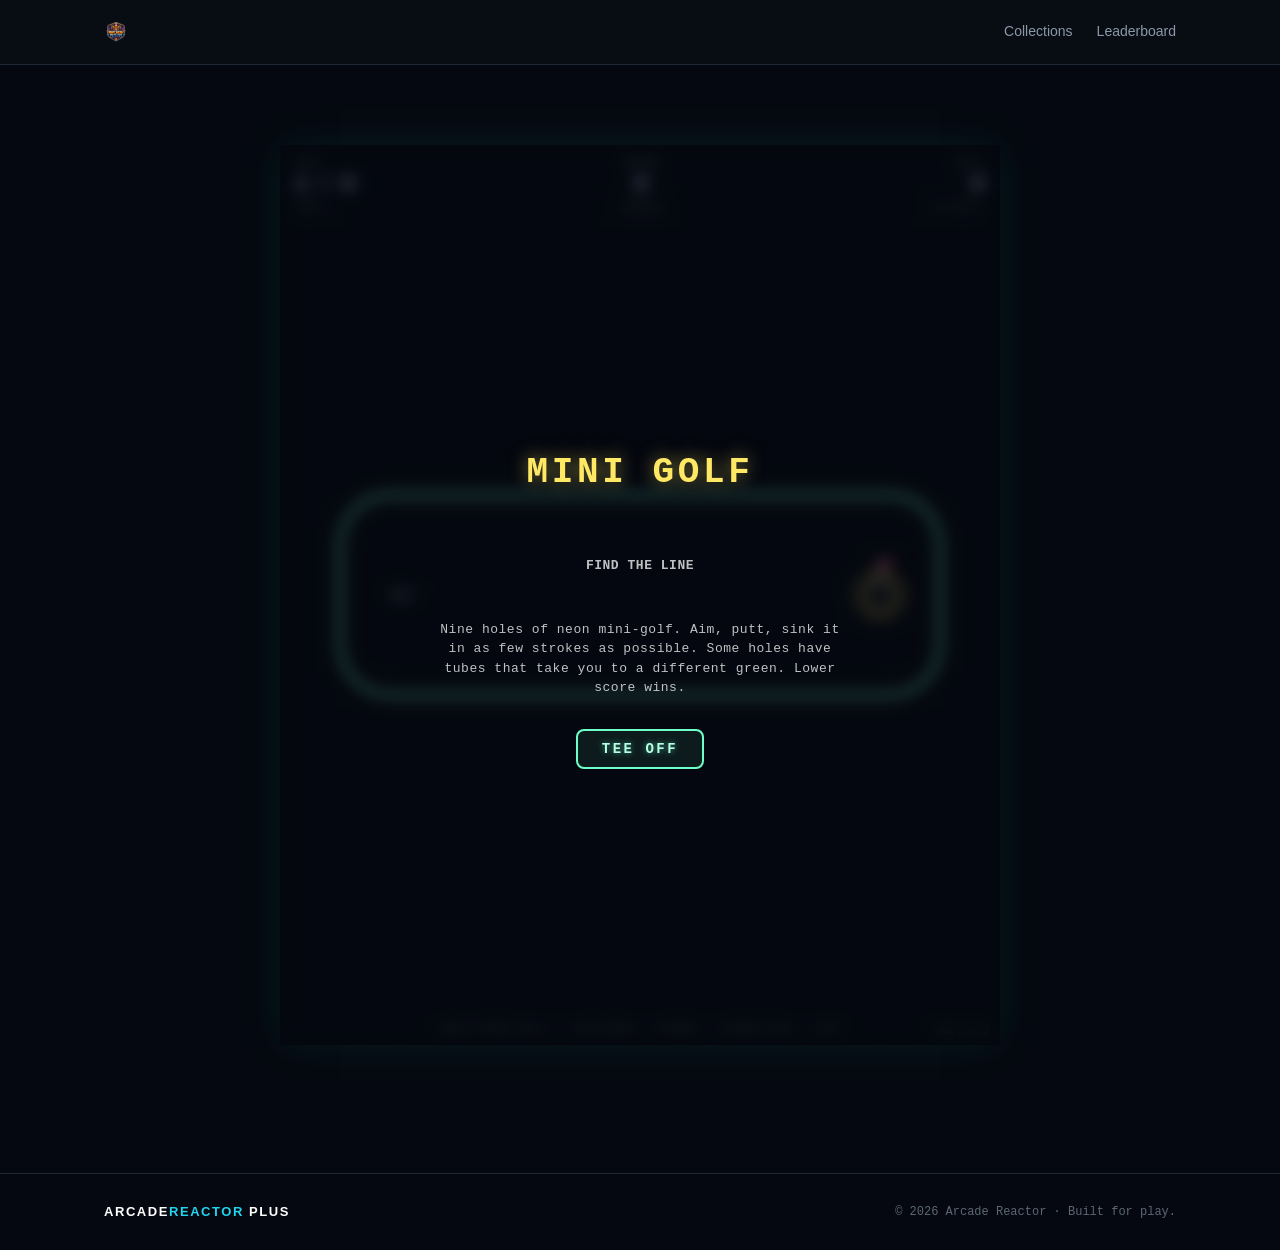
<file: games/plus/mini-golf.html>
<!DOCTYPE html>
<html lang="en">
<head>
<meta charset="UTF-8">
<meta name="viewport" content="width=device-width, initial-scale=1.0, user-scalable=no">
<title>MINI GOLF v0.7.4.2 — Arcade Reactor Plus</title>

<link rel="icon" type="image/png" sizes="32x32" href="../../assets/favicon-32.png">
<link rel="icon" type="image/png" sizes="256x256" href="../../assets/favicon.png">
<link rel="apple-touch-icon" href="../../assets/favicon.png">

<link rel="stylesheet" href="../../site.css">
<style>
  html, body {
    background: #050810;
    width: 100%;
    min-height: 100%;
    overflow-x: hidden;
    color: #fff;
    -webkit-user-select: none; user-select: none;
    touch-action: none;
    font-family: 'Courier New', monospace;
  }
  body > .site-header, body > .site-footer { font-family: var(--font-sans, 'Inter', sans-serif); }
  #stage { display: flex; flex-direction: column; align-items: center; width: 100%; margin-top: 64px; padding: 16px 0 48px; }
  #game-wrap { position: relative; width: 720px; max-width: 100%; aspect-ratio: 720 / 900; background: #050810; box-shadow: 0 0 40px rgba(0, 255, 200, 0.08); overflow: hidden; }
  canvas { display: block; width: 100%; height: 100%; cursor: crosshair; background: #050810; }
  .hud { position: absolute; inset: 0 0 auto 0; display: flex; justify-content: space-between; align-items: flex-start; padding: 12px 16px 0; pointer-events: none; text-transform: uppercase; letter-spacing: 0.08em; font-size: 11px; z-index: 5; gap: 8px; }
  .hud-stat .label { color: rgba(255,255,255,0.5); font-size: 9px; }
  .hud-stat .value { font-size: 18px; font-weight: 700; color: #cfeaff; text-shadow: 0 0 6px rgba(140,200,255,0.5); }
  .hud-stat.center { text-align: center; flex: 1; }
  .hud-stat.right  { text-align: right; }
  .hud-stat .par-line { font-size: 10px; color: rgba(255,255,255,0.4); margin-top: 2px; }
  .overlay { position: absolute; inset: 0; display: flex; flex-direction: column; align-items: center; justify-content: center; background: rgba(5,8,16,0.55); backdrop-filter: blur(8px); -webkit-backdrop-filter: blur(8px); z-index: 10; text-align: center; padding: 24px; gap: 18px; }
  .overlay.hidden { display: none; }
  .overlay.glass { background: rgba(5,8,16,0.42); backdrop-filter: blur(6px); -webkit-backdrop-filter: blur(6px); }
  .overlay h1 { font-size: 36px; font-weight: 800; color: #ffe864; text-shadow: 0 0 18px rgba(255,232,100,0.55); letter-spacing: 0.1em; }
  .overlay h2 { font-size: 24px; color: #b6ffe5; text-shadow: 0 0 12px rgba(110,255,200,0.55); letter-spacing: 0.1em; }
  .overlay p { color: rgba(255,255,255,0.75); font-size: 13px; max-width: 420px; line-height: 1.5; letter-spacing: 0.04em; }
  .btn { border: 2px solid #6effc8; background: rgba(110,255,200,0.08); color: #b6ffe5; font-family: 'Courier New', monospace; font-weight: 700; letter-spacing: 0.18em; font-size: 14px; padding: 10px 24px; cursor: pointer; text-shadow: 0 0 6px rgba(110,255,200,0.6); transition: background 0.15s, transform 0.05s; }
  .btn:hover { background: rgba(110,255,200,0.18); }
  .btn:active { transform: translateY(1px); }
  .stat-grid { display: grid; grid-template-columns: auto auto; gap: 8px 24px; color: rgba(255,255,255,0.85); font-size: 13px; letter-spacing: 0.06em; }
  .stat-grid .k { color: rgba(255,255,255,0.5); text-align: right; }
  .stat-grid .v { color: #cfeaff; font-weight: 700; }
  .stat-grid .v.under { color: #6effc8; }
  .stat-grid .v.over  { color: #ff6b9d; }
  .scorecard { display: grid; grid-template-columns: repeat(10, 1fr); gap: 4px; font-size: 11px; color: rgba(255,255,255,0.8); max-width: 600px; }
  .scorecard .cell { background: rgba(110,255,200,0.05); border: 1px solid rgba(110,255,200,0.2); padding: 6px 4px; text-align: center; border-radius: 3px; }
  .scorecard .cell.header { color: rgba(255,255,255,0.45); font-size: 9px; }
  .scorecard .cell.total  { background: rgba(255,232,100,0.1); border-color: rgba(255,232,100,0.4); }
  .course-name { color: #cfeaff; font-size: 14px; letter-spacing: 0.2em; font-weight: 700; }
  .version-tag { position: absolute; bottom: 6px; right: 10px; font-family: 'Courier New', monospace; font-size: 10px; color: rgba(110,255,200,0.55); pointer-events: none; z-index: 4; letter-spacing: 0.06em; }
  .hint { position: absolute; bottom: 8px; left: 0; right: 0; text-align: center; font-size: 10px; letter-spacing: 0.18em; color: rgba(255,255,255,0.4); z-index: 4; pointer-events: none; text-transform: uppercase; }
  .hint.hidden { display: none; }
</style>
</head>
<body>

<header class="site-header">
  <div class="container header-inner">
    <a href="../../index.html" class="brand" aria-label="Arcade Reactor home">
      <img src="../../assets/favicon.png" alt="Arcade Reactor" class="brand-logo">
    </a>
    <nav class="site-nav">
      <a href="../../index.html#vector-vault">Collections</a>
      <a href="../../index.html#leaderboard">Leaderboard</a>
    </nav>
  </div>
</header>

<div id="stage">
  <div id="game-wrap">
    <canvas id="game" width="720" height="900"></canvas>

    <div class="hud">
      <div class="hud-stat">
        <div class="label">HOLE</div>
        <div class="value" id="holeEl">1 / 9</div>
        <div class="par-line">PAR <span id="parEl">2</span></div>
      </div>
      <div class="hud-stat center">
        <div class="label" id="courseLabel">OPENER</div>
        <div class="value" id="strokesEl">0</div>
        <div class="par-line">STROKES</div>
      </div>
      <div class="hud-stat right">
        <div class="label">TOTAL</div>
        <div class="value" id="totalEl">0</div>
        <div class="par-line">VS PAR <span id="vsParEl">E</span></div>
      </div>
    </div>

    <div class="hint" id="hint">Drag from ball — distance = power · direction = aim</div>

    <div class="overlay" id="titleScreen">
      <h1>MINI GOLF</h1>
      <p class="course-name">FIND THE LINE</p>
      <p>Nine holes of neon mini-golf. Aim, putt, sink it in as few strokes as possible. Some holes have tubes that take you to a different green. Lower score wins.</p>
      <button class="btn" id="startBtn">TEE OFF</button>
    </div>

    <div class="overlay glass hidden" id="holeScreen">
      <h2 id="holeMsg">HOLE-IN-ONE!</h2>
      <div class="stat-grid">
        <div class="k">HOLE</div><div class="v" id="hcHoleEl">1</div>
        <div class="k">PAR</div><div class="v" id="hcParEl">2</div>
        <div class="k">STROKES</div><div class="v" id="hcStrokesEl">1</div>
        <div class="k">VS PAR</div><div class="v" id="hcVsParEl">-1</div>
      </div>
      <button class="btn" id="nextBtn">NEXT HOLE</button>
    </div>

    <div class="overlay hidden" id="roundScreen">
      <h1>ROUND COMPLETE</h1>
      <div class="stat-grid" style="margin-bottom: 8px;">
        <div class="k">TOTAL STROKES</div><div class="v" id="rcTotalEl">0</div>
        <div class="k">PAR</div><div class="v" id="rcParEl">0</div>
        <div class="k">VS PAR</div><div class="v" id="rcVsParEl">E</div>
      </div>
      <div class="scorecard" id="scorecardEl"></div>
      <button class="btn" id="playAgainBtn">PLAY AGAIN</button>
    </div>

    <div class="version-tag" id="versionTag">v0.7.4.2</div>
  </div>
</div>

<footer class="site-footer">
  <div class="container footer-inner">
    <span class="footer-brand">ARCADE<span class="brand-accent">REACTOR</span> PLUS</span>
    <span class="footer-meta">© <span id="year"></span> Arcade Reactor · Built for play.</span>
  </div>
</footer>

<script>
'use strict';

// ============================================================================
// SOUND
// ============================================================================
const audioCtx = new (window.AudioContext || window.webkitAudioContext)();
let audioReady = false;
function unlockAudio() {
  if (audioCtx.state === 'suspended') audioCtx.resume();
  audioReady = true;
}
window.addEventListener('pointerdown', unlockAudio, { once: true });
window.addEventListener('keydown',     unlockAudio, { once: true });

function tone(freq, dur, type = 'sine', vol = 0.18, freqEnd = null) {
  if (!audioReady) return;
  const t = audioCtx.currentTime;
  const osc = audioCtx.createOscillator();
  const gain = audioCtx.createGain();
  osc.type = type;
  osc.frequency.setValueAtTime(freq, t);
  if (freqEnd !== null) osc.frequency.linearRampToValueAtTime(freqEnd, t + dur);
  gain.gain.setValueAtTime(0.0001, t);
  gain.gain.linearRampToValueAtTime(vol, t + 0.005);
  gain.gain.exponentialRampToValueAtTime(0.0001, t + dur);
  osc.connect(gain).connect(audioCtx.destination);
  osc.start(t);
  osc.stop(t + dur + 0.02);
}

// Crowd noise primitives — synthesized, no audio files
function clap() {
  if (!audioReady) return;
  const t = audioCtx.currentTime;
  const duration = 0.05;
  // White noise buffer
  const bufSize = Math.floor(audioCtx.sampleRate * duration);
  const buffer = audioCtx.createBuffer(1, bufSize, audioCtx.sampleRate);
  const data = buffer.getChannelData(0);
  for (let i = 0; i < bufSize; i++) data[i] = Math.random() * 2 - 1;
  const source = audioCtx.createBufferSource();
  source.buffer = buffer;
  // Bandpass filter — varied center per clap so it doesn't sound mechanical
  const filter = audioCtx.createBiquadFilter();
  filter.type = 'bandpass';
  filter.frequency.value = 1800 + Math.random() * 1600;
  filter.Q.value = 1.0;
  // Sharp attack, exponential decay
  const gain = audioCtx.createGain();
  gain.gain.setValueAtTime(0, t);
  gain.gain.linearRampToValueAtTime(0.24, t + 0.002);
  gain.gain.exponentialRampToValueAtTime(0.001, t + duration);
  source.connect(filter); filter.connect(gain); gain.connect(audioCtx.destination);
  source.start(t);
  source.stop(t + duration + 0.02);
}

function whoop() {
  // Voice-shaped rising sweep + 2nd harmonic for body, louder than v0.7.4.2.
  if (!audioReady) return;
  const startF = 260 + Math.random() * 100;
  const endF   = 680 + Math.random() * 300;
  tone(startF,     0.34, 'sawtooth', 0.20, endF);
  tone(startF * 2, 0.34, 'sine',     0.10, endF * 2);
}

const snd = {
  putt: (power) => {
    const p = Math.max(0.2, Math.min(1, power));
    tone(120 + p * 90, 0.18, 'triangle', 0.18 + p * 0.10, 60 + p * 30);
  },
  bounce: (speed) => {
    const intensity = Math.min(1, speed / 800);
    tone(540 + intensity * 520, 0.07, 'sine', 0.10 + intensity * 0.08);
  },
  sink: () => {
    tone(620, 0.10, 'sine', 0.18);
    setTimeout(() => tone(440, 0.10, 'sine', 0.18), 90);
    setTimeout(() => tone(280, 0.30, 'sine', 0.20), 180);
  },
  tubeDown: () => tone(800, 0.30, 'sine', 0.20, 180),
  tubeUp:   () => tone(180, 0.30, 'sine', 0.20, 800),
  applause: () => {
    // Polite hand-clap pattern — slower buildup, no voice elements. Reads as
    // "nice shot, good job" rather than "OMG holy crap".
    for (let i = 0; i < 16; i++) {
      setTimeout(clap, i * 90 + Math.random() * 70);
    }
    for (let i = 0; i < 10; i++) {
      setTimeout(clap, 1600 + Math.random() * 2100);
    }
  },
  cheer: () => {
    // Hole-in-one celebration: fast roar of claps + many overlapping whoops.
    // Differentiation from applause comes from density (faster), volume,
    // and voice content (whoops layered throughout).
    for (let i = 0; i < 40; i++) {
      setTimeout(clap, i * 22 + Math.random() * 40);
    }
    for (let i = 0; i < 20; i++) {
      setTimeout(clap, 1100 + Math.random() * 2500);
    }
    // Whoops at varied times — overlapping so they sound like multiple voices
    setTimeout(whoop, 50);
    setTimeout(whoop, 180);
    setTimeout(whoop, 320);
    setTimeout(whoop, 560);
    setTimeout(whoop, 780);
    setTimeout(whoop, 1100);
    setTimeout(whoop, 1450);
    setTimeout(whoop, 1900);
  },
  chime: () => {
    tone(523, 0.30, 'triangle', 0.14);
    setTimeout(() => tone(659, 0.30, 'triangle', 0.14), 90);
    setTimeout(() => tone(784, 0.50, 'triangle', 0.14), 180);
  },
};

// ============================================================================
// CANVAS / CONSTANTS
// ============================================================================
const canvas = document.getElementById('game');
const ctx = canvas.getContext('2d');
const W = canvas.width;
const H = canvas.height;

const BALL_R = 9;
const HOLE_R = 18;
const TUBE_R = 22;

const MIN_LAUNCH = 200;
const MAX_LAUNCH = 1100;
const POWER_DRAG_MAX = 150;
const FRICTION = 0.991;        // per-frame at 60fps. Slightly slower greens than v0.6.
const WALL_COR = 0.78;         // Coefficient of restitution against ellipse / wall segments
const PILLAR_COR = 0.72;       // Pillars (rubber bumpers) lose a bit more energy
const TUBE_DROP_RETAIN = 0.50; // Fraction of speed preserved when ball drops out of a tube
const TUBE_DROP_JITTER = Math.PI / 3; // ±60° random direction kick on tube exit (simulates landing chaos)
const MIN_VEL = 8;
const SINK_MAX_SPEED = 500;   // px/sec — above this, ball "skips" or lips out instead of dropping
const SAND_FRICTION_MULT = 5; // sand traps apply 5x normal friction loss per frame
const SWING_DURATION = 0.09;  // seconds — putter swing forward animation length

const HOLE_CATCH_R = HOLE_R - BALL_R / 2;
const TUBE_CATCH_R = TUBE_R - BALL_R / 2;

const COLORS = {
  bg: '#050810',
  wall: '#7dffd6', wallGlow: 'rgba(125, 255, 214, 0.35)',
  ball: '#cfeaff', ballGlow: 'rgba(140, 200, 255, 0.6)',
  hole: '#0a0d18', holeRim: '#ffe864', holeGlow: 'rgba(255, 232, 100, 0.45)',
  tee: 'rgba(255, 255, 255, 0.18)',
  tube: '#a47dff', tubeRim: '#c8a8ff', tubeGlow: 'rgba(164, 125, 255, 0.5)',
  pillar: '#ff64b4', pillarFill: 'rgba(255, 100, 180, 0.22)',
  aimPower: ['#6effc8', '#ffe864', '#ff8c5c', '#ff6b9d'],
};

// ============================================================================
// HELPERS
// ============================================================================
function length(x, y) { return Math.hypot(x, y); }
function rand(lo, hi) { return lo + Math.random() * (hi - lo); }
function clamp(v, lo, hi) { return Math.max(lo, Math.min(hi, v)); }

function closestPointOnSegment(px, py, ax, ay, bx, by) {
  const dx = bx - ax, dy = by - ay;
  const len2 = dx * dx + dy * dy;
  if (len2 === 0) return { x: ax, y: ay, t: 0 };
  let t = ((px - ax) * dx + (py - ay) * dy) / len2;
  t = Math.max(0, Math.min(1, t));
  return { x: ax + t * dx, y: ay + t * dy, t };
}

function reflect(vx, vy, nx, ny, cor = 1) {
  // Standard reflection with energy loss: r = (v - 2(v·n)n) * cor
  const d = 2 * (vx * nx + vy * ny);
  return { vx: (vx - d * nx) * cor, vy: (vy - d * ny) * cor };
}

function polyToSegs(points, closed = true) {
  const segs = [];
  for (let i = 0; i < points.length - 1; i++) {
    segs.push({ x1: points[i].x, y1: points[i].y, x2: points[i+1].x, y2: points[i+1].y });
  }
  if (closed && points.length > 1) {
    segs.push({ x1: points[points.length-1].x, y1: points[points.length-1].y, x2: points[0].x, y2: points[0].y });
  }
  return segs;
}

function ellipseSegs(cx, cy, a, b, rot = 0, segments = 80) {
  const pts = [];
  const cs = Math.cos(rot), sn = Math.sin(rot);
  for (let i = 0; i <= segments; i++) {
    const t = (i / segments) * Math.PI * 2;
    const lx = a * Math.cos(t), ly = b * Math.sin(t);
    pts.push({ x: cx + lx * cs - ly * sn, y: cy + lx * sn + ly * cs });
  }
  return polyToSegs(pts, false);
}

function roundRectSegs(x, y, w, h, r, segments = 8) {
  r = Math.min(r, w/2, h/2);
  const pts = [];
  pts.push({ x: x + r, y: y });
  pts.push({ x: x + w - r, y: y });
  for (let i = 1; i < segments; i++) {
    const a = -Math.PI/2 + (i / segments) * (Math.PI/2);
    pts.push({ x: x + w - r + Math.cos(a) * r, y: y + r + Math.sin(a) * r });
  }
  pts.push({ x: x + w, y: y + r });
  pts.push({ x: x + w, y: y + h - r });
  for (let i = 1; i < segments; i++) {
    const a = 0 + (i / segments) * (Math.PI/2);
    pts.push({ x: x + w - r + Math.cos(a) * r, y: y + h - r + Math.sin(a) * r });
  }
  pts.push({ x: x + w - r, y: y + h });
  pts.push({ x: x + r, y: y + h });
  for (let i = 1; i < segments; i++) {
    const a = Math.PI/2 + (i / segments) * (Math.PI/2);
    pts.push({ x: x + r + Math.cos(a) * r, y: y + h - r + Math.sin(a) * r });
  }
  pts.push({ x: x, y: y + h - r });
  pts.push({ x: x, y: y + r });
  for (let i = 1; i < segments; i++) {
    const a = Math.PI + (i / segments) * (Math.PI/2);
    pts.push({ x: x + r + Math.cos(a) * r, y: y + r + Math.sin(a) * r });
  }
  return polyToSegs(pts, true);
}

// ============================================================================
// COURSES
// ============================================================================
const CX = W / 2;
const CY = H / 2;

function buildOpener() {
  // Plain rectangular corridor — tee on the left, cup on the right. No obstacles.
  // Any reasonable aim aces it. Teaches the drag-aim-and-power mechanic.
  return { name: 'OPENER', par: 1, greens: [{
    walls: roundRectSegs(CX - 300, CY - 100, 600, 200, 50),
    pillars: [],
    tee: { x: CX - 240, y: CY },
    hole: { x: CX + 240, y: CY },
    tubes: [],
  }], startGreen: 0 };
}

function buildDogleg() {
  const pts = [
    { x: CX - 280, y: CY - 80 },
    { x: CX + 60,  y: CY - 80 },
    { x: CX + 60,  y: CY - 280 },
    { x: CX + 280, y: CY - 280 },
    { x: CX + 280, y: CY + 280 },
    { x: CX + 60,  y: CY + 280 },
    { x: CX + 60,  y: CY + 80 },
    { x: CX - 280, y: CY + 80 },
  ];
  return { name: 'DOGLEG', par: 2, greens: [{
    walls: polyToSegs(pts, true),
    pillars: [{ x: CX + 60, y: CY, r: 30 }],
    tee: { x: CX - 230, y: CY },
    hole: { x: CX + 230, y: CY - 230 },
    tubes: [],
  }], startGreen: 0 };
}

function buildBumperMaze() {
  return { name: 'BUMPER MAZE', par: 3, greens: [{
    walls: roundRectSegs(CX - 320, CY - 320, 640, 640, 50),
    pillars: [
      { x: CX - 120, y: CY - 120, r: 32 },
      { x: CX + 120, y: CY - 80,  r: 28 },
      { x: CX,       y: CY + 40,  r: 36 },
      { x: CX - 160, y: CY + 160, r: 26 },
      { x: CX + 180, y: CY + 180, r: 30 },
    ],
    tee: { x: CX - 260, y: CY + 250 },
    hole: { x: CX + 260, y: CY - 250 },
    tubes: [],
  }], startGreen: 0 };
}

function buildTheDrop() {
  const greenA = {
    walls: roundRectSegs(CX - 280, CY - 380, 560, 280, 40),
    pillars: [
      // Pillar in the diagonal path from tee to tube — forces a bank shot
      { x: CX - 80, y: CY - 240, r: 30 },
      { x: CX + 60, y: CY - 280, r: 26 },
    ],
    tee: { x: CX - 220, y: CY - 340 },
    hole: null,
    tubes: [{ x: CX + 180, y: CY - 160, r: TUBE_R, destGreen: 1, destX: CX, destY: CY + 280 }],
  };
  const greenB = {
    walls: ellipseSegs(CX, CY + 280, 280, 130),
    pillars: [
      // Pillar between tube exit (CX, CY+280) and the cup (CX+200, CY+280)
      { x: CX + 110, y: CY + 280, r: 22 },
    ],
    tee: null,
    hole: { x: CX + 220, y: CY + 280 },
    tubes: [],
  };
  return { name: 'THE DROP', par: 2, greens: [greenA, greenB], startGreen: 0 };
}

function buildLoop() {
  // Ellipse with central island pillar. Tee and hole at the actual foci so the
  // ellipse's focal-reflection geometry is available — but the central pillar
  // blocks the direct (low-angle) chord between the foci. To ace, aim steep
  // enough that the reflected path goes over (or under) the pillar.
  const a = 320, b = 260;
  const c = Math.sqrt(a*a - b*b); // ≈ 187 — actual focus offset
  return { name: 'LOOP', par: 2, greens: [{
    walls: ellipseSegs(CX, CY, a, b),
    pillars: [{ x: CX, y: CY, r: 90 }],
    tee: { x: CX - c, y: CY },
    hole: { x: CX + c, y: CY },
    tubes: [],
  }], startGreen: 0 };
}

function buildCrossfire() {
  // Gentle random wind per play — subtle nudge, not a hurricane.
  const windAngle = Math.random() * Math.PI * 2;
  const windMag = 8 + Math.random() * 10; // 8-18 mph, readable on the gauge
  return {
    name: 'CROSSFIRE', par: 2,
    wind: { x: Math.cos(windAngle) * windMag, y: Math.sin(windAngle) * windMag },
    greens: [{
      walls: roundRectSegs(CX - 320, CY - 320, 640, 640, 60),
      pillars: [
        { x: CX,       y: CY - 100, r: 26 },
        { x: CX - 100, y: CY,       r: 26 },
        { x: CX + 100, y: CY,       r: 26 },
        { x: CX,       y: CY + 100, r: 26 },
        { x: CX - 200, y: CY - 200, r: 22 },
        { x: CX + 200, y: CY - 200, r: 22 },
        { x: CX - 200, y: CY + 200, r: 22 },
        { x: CX + 200, y: CY + 200, r: 22 },
      ],
      tee: { x: CX, y: CY + 270 },
      hole: { x: CX, y: CY - 270 },
      tubes: [],
    }], startGreen: 0
  };
}

function buildTheLift() {
  const aPts = [
    { x: CX - 320, y: CY - 280 },
    { x: CX + 320, y: CY - 280 },
    { x: CX + 320, y: CY + 280 },
    { x: CX - 320, y: CY + 280 },
  ];
  const innerWall = [
    { x: CX + 60, y: CY - 280 },
    { x: CX + 60, y: CY - 40 },
    { x: CX - 60, y: CY - 40 },
    { x: CX - 60, y: CY + 280 },
  ];
  const greenA = {
    walls: [...polyToSegs(aPts, true), ...polyToSegs(innerWall, false)],
    pillars: [
      // LEFT SECTION: pillar in the straight-down path from tee to tube —
      // prevents the "just aim down" trivial putt
      { x: CX - 220, y: CY - 20, r: 26 },
      // RIGHT SECTION: pillar near the cup, making approach angles matter
      { x: CX + 140, y: CY - 120, r: 24 },
    ],
    zones: [
      // RIGHT SECTION: sand trap between the tube exit (CX+220, CY+200) and the
      // cup (CX+220, CY-200). Ball must either thread around it or push hard
      // enough through to maintain useful speed.
      { type: 'sand', x: CX + 200, y: CY + 40, r: 55 },
    ],
    tee: { x: CX - 220, y: CY - 200 },
    hole: { x: CX + 220, y: CY - 200 },
    tubes: [{ x: CX - 220, y: CY + 200, r: TUBE_R, destGreen: 1, destX: 150, destY: 150 }],
  };
  const greenB = {
    walls: ellipseSegs(150, 150, 120, 90),
    pillars: [
      // Pillar on green B — ball ricochets here before hitting the return tube,
      // adding more randomness to where (and how fast) it emerges on green A
      { x: 200, y: 120, r: 16 },
    ],
    tee: null,
    hole: null,
    tubes: [{ x: 150, y: 150, r: TUBE_R, destGreen: 0, destX: CX + 220, destY: CY + 200 }],
  };
  return { name: 'THE LIFT', par: 3, greens: [greenA, greenB], startGreen: 0 };
}

function buildSwitchback() {
  // True S-shape: outer rectangle plus two internal dividers with openings on
  // alternating sides. Top corridor opens to middle on the LEFT; middle opens
  // to bottom on the RIGHT. Tee in upper-right, hole in lower-left, so the
  // player must actually traverse the S.
  const outer = roundRectSegs(CX - 320, CY - 320, 640, 540, 24);
  const divider1 = polyToSegs([
    { x: CX - 100, y: CY - 140 },
    { x: CX + 320, y: CY - 140 },
  ], false); // top→middle wall, opening on LEFT (from CX-320 to CX-100)
  const divider2 = polyToSegs([
    { x: CX - 320, y: CY + 40 },
    { x: CX + 100, y: CY + 40 },
  ], false); // middle→bottom wall, opening on RIGHT (from CX+100 to CX+320)
  return { name: 'SWITCHBACK', par: 3, greens: [{
    walls: [...outer, ...divider1, ...divider2],
    pillars: [],
    tee: { x: CX + 240, y: CY - 230 },
    hole: { x: CX - 240, y: CY + 130 },
    tubes: [],
  }], startGreen: 0 };
}

function buildBedlam() {
  for (let attempt = 0; attempt < 30; attempt++) {
    const w = rand(540, 640), h = rand(540, 640);
    const x = CX - w/2, y = CY - h/2;
    const walls = roundRectSegs(x, y, w, h, rand(30, 80));
    const pillarCount = 4 + Math.floor(Math.random() * 4);
    const pillars = [];
    const tee = { x: x + rand(40, 80), y: y + rand(40, h - 40) };
    const hole = { x: x + w - rand(40, 80), y: y + rand(40, h - 40) };
    let tries = 0;
    while (pillars.length < pillarCount && tries < 50) {
      tries++;
      const px = x + rand(80, w - 80);
      const py = y + rand(80, h - 80);
      const pr = rand(18, 32);
      if (length(px - tee.x, py - tee.y) < 80 + pr) continue;
      if (length(px - hole.x, py - hole.y) < 80 + pr) continue;
      let bad = false;
      for (const q of pillars) {
        if (length(px - q.x, py - q.y) < pr + q.r + 30) { bad = true; break; }
      }
      if (bad) continue;
      pillars.push({ x: px, y: py, r: pr });
    }
    const candidate = { name: 'BEDLAM', par: 3, greens: [{ walls, pillars, tee, hole, tubes: [] }], startGreen: 0 };
    if (isCourseSolvable(candidate)) return candidate;
  }
  return { name: 'BEDLAM', par: 2, greens: [{
    walls: roundRectSegs(CX - 280, CY - 280, 560, 560, 50),
    pillars: [],
    tee: { x: CX - 220, y: CY },
    hole: { x: CX + 220, y: CY },
    tubes: [],
  }], startGreen: 0 };
}

const courseBuilders = [
  buildOpener, buildDogleg, buildBumperMaze,
  buildTheDrop, buildLoop, buildCrossfire,
  buildTheLift, buildSwitchback, buildBedlam,
];

// ============================================================================
// STATE
// ============================================================================
let state = 'TITLE';
let currentHole = 0;
let course = courseBuilders[0]();
let activeGreenIdx = 0;
let activeGreen = course.greens[0];

const ball = {
  x: 0, y: 0, vx: 0, vy: 0,
  trail: [],
  tubeT: 0, tubeFrom: null, tubeTo: null, sinkT: 0,
  // Swing animation state (used between AIMING release and ROLLING)
  swingT: 0, swingFromX: 0, swingFromY: 0, swingToX: 0, swingToY: 0,
  swingAngle: 0, swingPower: 0, launchVx: 0, launchVy: 0,
};

let aimStart = null, aimNow = null, aimActive = false;
let strokes = 0;
let strokesPerHole = [];
let parsPerHole = [];
let totalPar = 0;

// ============================================================================
// COLLISION + PHYSICS
// ============================================================================
// Return the per-frame friction multiplier where the ball currently is.
// 1.0 = grass (default). >1 = sand-like (faster decel). <1 = ice-like (slower
// decel). Future zone types (slope, water) can extend this.
function zoneFrictionMult(x, y, green) {
  if (!green.zones) return 1;
  for (const z of green.zones) {
    if (z.type === 'sand') {
      if (length(x - z.x, y - z.y) < z.r) return SAND_FRICTION_MULT;
    }
  }
  return 1;
}

function findCollision(nx, ny, green) {
  let best = null;
  let bestDepth = 0;

  for (let i = 0; i < green.walls.length; i++) {
    const seg = green.walls[i];
    const cp = closestPointOnSegment(nx, ny, seg.x1, seg.y1, seg.x2, seg.y2);
    const d = length(nx - cp.x, ny - cp.y);
    const depth = BALL_R - d;
    if (depth > bestDepth) {
      bestDepth = depth;
      let nrmX = nx - cp.x, nrmY = ny - cp.y;
      let nlen = length(nrmX, nrmY);
      if (nlen < 0.0001) {
        const sdx = seg.x2 - seg.x1, sdy = seg.y2 - seg.y1;
        const slen = length(sdx, sdy) || 1;
        nrmX = -sdy / slen; nrmY = sdx / slen;
      } else {
        nrmX /= nlen; nrmY /= nlen;
      }
      best = { type: 'wall', cor: WALL_COR, nrmX, nrmY, pushX: cp.x + nrmX * (BALL_R + 0.5), pushY: cp.y + nrmY * (BALL_R + 0.5) };
    }
  }

  if (green.pillars) {
    for (let i = 0; i < green.pillars.length; i++) {
      const p = green.pillars[i];
      const d = length(nx - p.x, ny - p.y);
      const collisionDist = BALL_R + p.r;
      const depth = collisionDist - d;
      if (depth > bestDepth) {
        bestDepth = depth;
        let nrmX = nx - p.x, nrmY = ny - p.y;
        let nlen = length(nrmX, nrmY);
        if (nlen < 0.0001) { nrmX = 1; nrmY = 0; }
        else { nrmX /= nlen; nrmY /= nlen; }
        best = { type: 'pillar', cor: PILLAR_COR, nrmX, nrmY, pushX: p.x + nrmX * (BALL_R + p.r + 0.5), pushY: p.y + nrmY * (BALL_R + p.r + 0.5) };
      }
    }
  }
  return best;
}

function stepPhysics(dt) {
  if (state !== 'ROLLING') return;

  const surfaceMult = zoneFrictionMult(ball.x, ball.y, activeGreen);
  // Apply friction with surface modifier — sand applies more loss per frame.
  const lossPerFrame = (1 - FRICTION) * surfaceMult;
  const fricPerFrame = Math.max(0, 1 - lossPerFrame);
  const fricStep = Math.pow(Math.pow(fricPerFrame, 60), dt);
  ball.vx *= fricStep;
  ball.vy *= fricStep;

  // Wind — gentle constant nudge. Only applies while the ball still has its
  // own motion (we don't want a stopped ball blowing across the green), and the
  // velocity contribution from wind is bounded.
  if (course.wind && length(ball.vx, ball.vy) > 40) {
    ball.vx += course.wind.x * dt;
    ball.vy += course.wind.y * dt;
  }

  const speed = length(ball.vx, ball.vy);
  const steps = Math.max(1, Math.ceil((speed * dt) / (BALL_R * 0.4)));
  const sub = dt / steps;

  for (let s = 0; s < steps; s++) {
    const nx = ball.x + ball.vx * sub;
    const ny = ball.y + ball.vy * sub;
    const hit = findCollision(nx, ny, activeGreen);
    if (hit) {
      ball.x = hit.pushX; ball.y = hit.pushY;
      const r = reflect(ball.vx, ball.vy, hit.nrmX, hit.nrmY, hit.cor);
      ball.vx = r.vx; ball.vy = r.vy;
      snd.bounce(length(ball.vx, ball.vy));
    } else {
      ball.x = nx; ball.y = ny;
    }
    if (activeGreen.hole) {
      const hx = activeGreen.hole.x;
      const hy = activeGreen.hole.y;
      const d = length(ball.x - hx, ball.y - hy);
      const speed = length(ball.vx, ball.vy);
      const rimOuterR = HOLE_R + BALL_R / 2; // outer reach where ball still touches the rim

      if (d < HOLE_CATCH_R) {
        // Ball center is over the cup
        if (speed < SINK_MAX_SPEED) {
          sinkBall();
          return;
        }
        // LIP-OUT: ball was too hot — pops back out chaotically. Real golf
        // physics: ball clips far lip, ejected at some random angle with
        // most of its energy gone.
        if (d > 0.5) {
          const ux = (ball.x - hx) / d;
          const uy = (ball.y - hy) / d;
          const dirAngle = Math.atan2(ball.vy, ball.vx);
          // Kick back-and-randomized from the approach direction
          const newAngle = dirAngle + Math.PI + (Math.random() - 0.5) * Math.PI * 0.8;
          const newSpeed = speed * 0.55;
          ball.vx = Math.cos(newAngle) * newSpeed;
          ball.vy = Math.sin(newAngle) * newSpeed;
          ball.x = hx + ux * (HOLE_CATCH_R + 2);
          ball.y = hy + uy * (HOLE_CATCH_R + 2);
          snd.bounce(speed * 0.4);
        }
      } else if (d < rimOuterR && speed < SINK_MAX_SPEED / 2.5) {
        // RIM-DROP: ball is half-on the lip and slow — gravity wins, drops in
        sinkBall();
        return;
      }
    }
    for (const tube of activeGreen.tubes) {
      if (length(ball.x - tube.x, ball.y - tube.y) < TUBE_CATCH_R) {
        enterTube(tube);
        return;
      }
    }
  }

  ball.trail.push({ x: ball.x, y: ball.y, life: 1 });
  if (ball.trail.length > 80) ball.trail.shift();
  for (const t of ball.trail) t.life -= dt * 1.5;

  if (length(ball.vx, ball.vy) < MIN_VEL) {
    ball.vx = 0; ball.vy = 0;
    state = 'AIMING';
    hudHint.classList.remove('hidden');
  }
}

function sinkBall() {
  ball.vx = 0; ball.vy = 0;
  ball.x = activeGreen.hole.x;
  ball.y = activeGreen.hole.y;
  ball.sinkT = 0;
  state = 'SINKING';
  snd.sink();
  // Audience reacts to the drop. Cheer for hole-in-one, applause for any
  // under-par hole. Delayed ~400ms so it doesn't clip the sink sound.
  if (strokes === 1) {
    setTimeout(() => snd.cheer(), 400);
  } else if (strokes < course.par) {
    setTimeout(() => snd.applause(), 400);
  }
}

function enterTube(tube) {
  // Stash velocity to restore on the other side — tubes preserve momentum.
  ball.tubeT = 0;
  ball.tubeFrom = { x: tube.x, y: tube.y, greenIdx: activeGreenIdx };
  ball.tubeTo = { x: tube.destX, y: tube.destY, greenIdx: tube.destGreen };
  ball.tubeVx = ball.vx;
  ball.tubeVy = ball.vy;
  ball.vx = 0; ball.vy = 0;
  state = 'TUBE_DROP';
  snd.tubeDown();
}

function trajectorySinks(course, angle, launchSpeed) {
  const green = course.greens[course.startGreen];
  if (!green.tee || !green.hole) return false;
  const b = { x: green.tee.x, y: green.tee.y, vx: Math.cos(angle) * launchSpeed, vy: Math.sin(angle) * launchSpeed };
  const dt = 0.016;
  for (let frame = 0; frame < 800; frame++) {
    const surfaceMult = zoneFrictionMult(b.x, b.y, green);
    const lossPerFrame = (1 - FRICTION) * surfaceMult;
    const fricPerFrame = Math.max(0, 1 - lossPerFrame);
    const fricStep = Math.pow(Math.pow(fricPerFrame, 60), dt);
    b.vx *= fricStep; b.vy *= fricStep;
    const speed = length(b.vx, b.vy);
    if (speed < MIN_VEL) return false;
    const steps = Math.max(1, Math.ceil((speed * dt) / (BALL_R * 0.4)));
    const sub = dt / steps;
    for (let s = 0; s < steps; s++) {
      const nx = b.x + b.vx * sub, ny = b.y + b.vy * sub;
      const hit = findCollision(nx, ny, green);
      if (hit) {
        b.x = hit.pushX; b.y = hit.pushY;
        const r = reflect(b.vx, b.vy, hit.nrmX, hit.nrmY, hit.cor);
        b.vx = r.vx; b.vy = r.vy;
      } else {
        b.x = nx; b.y = ny;
      }
      if (length(b.x - green.hole.x, b.y - green.hole.y) < HOLE_CATCH_R) {
        if (length(b.vx, b.vy) < SINK_MAX_SPEED) return true;
      }
    }
  }
  return false;
}

function isCourseSolvable(course, samples = 36) {
  const powers = [600, 850, 1050];
  for (const power of powers) {
    for (let i = 0; i < samples; i++) {
      const angle = (i / samples) * Math.PI * 2;
      if (trajectorySinks(course, angle, power)) return true;
    }
  }
  return false;
}

// ============================================================================
// RENDER
// ============================================================================
// Draw a putter head at (cx, cy) rotated to `angle`. The "face" is perpendicular
// to the angle (so the wide side meets the ball). Used during aim AND during
// the swing animation.
function drawPutterHead(cx, cy, angle, power) {
  ctx.save();
  ctx.translate(cx, cy);
  ctx.rotate(angle);
  const faceW = 7;
  const faceH = 22 + power * 6;
  ctx.shadowColor = 'rgba(207, 234, 255, 0.5)';
  ctx.shadowBlur = 6;
  ctx.fillStyle = '#cfeaff';
  ctx.fillRect(-faceW / 2, -faceH / 2, faceW, faceH);
  ctx.fillStyle = 'rgba(207, 234, 255, 0.6)';
  ctx.fillRect(-faceW / 2 - 18, -1.5, 18, 3);
  ctx.restore();
}

function render() {
  ctx.fillStyle = COLORS.bg;
  ctx.fillRect(0, 0, W, H);

  ctx.strokeStyle = 'rgba(125, 255, 214, 0.04)';
  ctx.lineWidth = 1;
  for (let x = 0; x < W; x += 40) { ctx.beginPath(); ctx.moveTo(x, 0); ctx.lineTo(x, H); ctx.stroke(); }
  for (let y = 0; y < H; y += 40) { ctx.beginPath(); ctx.moveTo(0, y); ctx.lineTo(W, y); ctx.stroke(); }

  if (activeGreen.tee) {
    // Small putter-head silhouette marks the tee position. Reads as "this is
    // where you started" without being a glowing crosshair.
    ctx.save();
    ctx.translate(activeGreen.tee.x, activeGreen.tee.y);
    ctx.fillStyle = 'rgba(207, 234, 255, 0.22)';
    ctx.strokeStyle = 'rgba(207, 234, 255, 0.45)';
    ctx.lineWidth = 1;
    // Putter head — rounded rect, 18x7
    ctx.beginPath();
    const hw = 9, hh = 3.5, hr = 2;
    ctx.moveTo(-hw + hr, -hh);
    ctx.lineTo(hw - hr, -hh);
    ctx.quadraticCurveTo(hw, -hh, hw, -hh + hr);
    ctx.lineTo(hw, hh - hr);
    ctx.quadraticCurveTo(hw, hh, hw - hr, hh);
    ctx.lineTo(-hw + hr, hh);
    ctx.quadraticCurveTo(-hw, hh, -hw, hh - hr);
    ctx.lineTo(-hw, -hh + hr);
    ctx.quadraticCurveTo(-hw, -hh, -hw + hr, -hh);
    ctx.closePath();
    ctx.fill();
    ctx.stroke();
    // Short shaft stub
    ctx.fillStyle = 'rgba(207, 234, 255, 0.4)';
    ctx.fillRect(hw - 1, -1, 8, 2);
    ctx.restore();
  }

  if (activeGreen.hole) {
    ctx.save();
    ctx.shadowColor = COLORS.holeGlow;
    ctx.shadowBlur = 18;
    ctx.fillStyle = COLORS.hole;
    ctx.beginPath();
    ctx.arc(activeGreen.hole.x, activeGreen.hole.y, HOLE_R, 0, Math.PI * 2);
    ctx.fill();
    ctx.strokeStyle = COLORS.holeRim;
    ctx.lineWidth = 2;
    ctx.stroke();
    ctx.restore();

    // Flag pole + flag. Flag tilts in the wind. The wind is a 2D vector but
    // visually we map its X component to flag tilt (positive = right-leaning),
    // which is the most legible read for top-down.
    const hx = activeGreen.hole.x;
    const hy = activeGreen.hole.y;
    const wind = course.wind || { x: 0, y: 0 };
    const windMag = length(wind.x, wind.y);
    const poleH = 34;
    ctx.save();
    ctx.strokeStyle = 'rgba(220, 220, 220, 0.85)';
    ctx.lineWidth = 1.5;
    ctx.beginPath();
    ctx.moveTo(hx, hy - 2);
    ctx.lineTo(hx, hy - poleH);
    ctx.stroke();
    // Triangular flag. Base of triangle at top of pole, tip pointing in wind
    // direction (or right if no wind). Add a small breathing wiggle so it
    // looks alive even when wind is calm.
    const t = performance.now() / 1000;
    const baseAngle = windMag > 0.5 ? Math.atan2(wind.y, wind.x) : 0;
    const wave = Math.sin(t * (2 + windMag * 0.06)) * (windMag > 0.5 ? 0.12 : 0.18);
    const flagAngle = baseAngle + wave;
    const flagLen = 14 + Math.min(8, windMag * 0.15);
    const tipX = hx + Math.cos(flagAngle) * flagLen;
    const tipY = hy - poleH + Math.sin(flagAngle) * flagLen * 0.7;
    ctx.fillStyle = '#ff6b9d';
    ctx.shadowColor = 'rgba(255, 107, 157, 0.6)';
    ctx.shadowBlur = 8;
    ctx.beginPath();
    ctx.moveTo(hx, hy - poleH);
    ctx.lineTo(tipX, tipY);
    ctx.lineTo(hx, hy - poleH + 9);
    ctx.closePath();
    ctx.fill();
    ctx.restore();

    // Wind gauge — arrow + mph label, drawn beside the flag pole. Direction is
    // unambiguous regardless of how subtly the flag is tilting.
    if (windMag > 0.5) {
      const gx = hx + 26;            // anchor point right of pole
      const gy = hy - poleH + 2;     // near top of pole
      const windAngle = Math.atan2(wind.y, wind.x);
      const arrowLen = 10 + Math.min(14, windMag * 0.8);
      const tipAX = gx + Math.cos(windAngle) * arrowLen;
      const tipAY = gy + Math.sin(windAngle) * arrowLen;
      ctx.save();
      ctx.strokeStyle = 'rgba(207, 234, 255, 0.85)';
      ctx.fillStyle   = 'rgba(207, 234, 255, 0.85)';
      ctx.lineWidth = 1.5;
      ctx.beginPath();
      ctx.moveTo(gx, gy);
      ctx.lineTo(tipAX, tipAY);
      ctx.stroke();
      // Arrowhead
      ctx.beginPath();
      ctx.moveTo(tipAX, tipAY);
      ctx.lineTo(tipAX - Math.cos(windAngle - 0.45) * 5, tipAY - Math.sin(windAngle - 0.45) * 5);
      ctx.lineTo(tipAX - Math.cos(windAngle + 0.45) * 5, tipAY - Math.sin(windAngle + 0.45) * 5);
      ctx.closePath();
      ctx.fill();
      // mph label — 1:1 with px/sec² magnitude for simplicity
      ctx.font = '10px "Courier New", monospace';
      ctx.fillStyle = 'rgba(207, 234, 255, 0.85)';
      ctx.fillText(Math.round(windMag) + ' MPH', gx - 2, gy - 8);
      ctx.restore();
    }
  }

  for (const tube of activeGreen.tubes) {
    ctx.save();
    ctx.shadowColor = COLORS.tubeGlow;
    ctx.shadowBlur = 14;
    ctx.fillStyle = 'rgba(40, 20, 70, 0.85)';
    ctx.beginPath();
    ctx.arc(tube.x, tube.y, tube.r, 0, Math.PI * 2);
    ctx.fill();
    ctx.strokeStyle = COLORS.tubeRim;
    ctx.lineWidth = 2.5;
    ctx.stroke();
    const now = performance.now() / 1000;
    ctx.strokeStyle = COLORS.tube;
    ctx.lineWidth = 2;
    ctx.setLineDash([8, 8]);
    ctx.lineDashOffset = now * -20;
    ctx.beginPath();
    ctx.arc(tube.x, tube.y, tube.r * 0.6, 0, Math.PI * 2);
    ctx.stroke();
    ctx.setLineDash([]);
    ctx.restore();
  }

  // Zones — surface variations (sand, etc.) drawn below pillars and walls
  if (activeGreen.zones && activeGreen.zones.length) {
    for (const z of activeGreen.zones) {
      if (z.type === 'sand') {
        ctx.save();
        ctx.fillStyle = 'rgba(218, 192, 120, 0.18)';
        ctx.beginPath();
        ctx.arc(z.x, z.y, z.r, 0, Math.PI * 2);
        ctx.fill();
        ctx.strokeStyle = 'rgba(218, 192, 120, 0.6)';
        ctx.lineWidth = 1.2;
        ctx.setLineDash([3, 4]);
        ctx.stroke();
        ctx.setLineDash([]);
        // Speckled sand texture: a few light dots
        ctx.fillStyle = 'rgba(255, 220, 140, 0.55)';
        const seed = Math.floor(z.x * 17 + z.y * 31);
        for (let i = 0; i < 14; i++) {
          // Deterministic pseudo-random so sand doesn't shimmer each frame
          const ax = ((seed + i * 47) % 1000) / 1000;
          const ay = ((seed + i * 73 + 13) % 1000) / 1000;
          const dx = (ax - 0.5) * 2 * z.r * 0.85;
          const dy = (ay - 0.5) * 2 * z.r * 0.85;
          if (dx*dx + dy*dy < (z.r * 0.85)**2) {
            ctx.beginPath();
            ctx.arc(z.x + dx, z.y + dy, 1.5, 0, Math.PI * 2);
            ctx.fill();
          }
        }
        ctx.restore();
      }
    }
  }

  if (activeGreen.pillars && activeGreen.pillars.length) {
    ctx.save();
    ctx.shadowColor = 'rgba(255, 100, 180, 0.6)';
    ctx.shadowBlur = 12;
    for (const p of activeGreen.pillars) {
      ctx.fillStyle = COLORS.pillarFill;
      ctx.beginPath();
      ctx.arc(p.x, p.y, p.r, 0, Math.PI * 2);
      ctx.fill();
      ctx.strokeStyle = COLORS.pillar;
      ctx.lineWidth = 2;
      ctx.stroke();
    }
    ctx.restore();
  }

  ctx.save();
  ctx.shadowColor = COLORS.wallGlow;
  ctx.shadowBlur = 8;
  ctx.strokeStyle = COLORS.wall;
  ctx.lineWidth = 3;
  ctx.beginPath();
  for (const seg of activeGreen.walls) {
    ctx.moveTo(seg.x1, seg.y1);
    ctx.lineTo(seg.x2, seg.y2);
  }
  ctx.stroke();
  ctx.restore();

  for (let i = 0; i < ball.trail.length; i++) {
    const t = ball.trail[i];
    if (t.life <= 0) continue;
    ctx.fillStyle = 'rgba(207, 234, 255, ' + (t.life * 0.25).toFixed(3) + ')';
    ctx.beginPath();
    ctx.arc(t.x, t.y, BALL_R * t.life * 0.7, 0, Math.PI * 2);
    ctx.fill();
  }

  if (state === 'AIMING' && aimActive && aimStart && aimNow) {
    const dx = aimStart.x - aimNow.x;
    const dy = aimStart.y - aimNow.y;
    const dragMag = length(dx, dy);
    if (dragMag > 2) {
      const power = Math.min(1, dragMag / POWER_DRAG_MAX);
      const visMag = power * POWER_DRAG_MAX;
      const ux = dx / dragMag, uy = dy / dragMag;
      const tierIdx = Math.min(3, Math.floor(power * 4));
      const color = COLORS.aimPower[tierIdx];
      ctx.save();
      ctx.strokeStyle = color;
      ctx.lineWidth = 2.5;
      ctx.setLineDash([7, 5]);
      ctx.shadowColor = color;
      ctx.shadowBlur = 10;
      ctx.beginPath();
      ctx.moveTo(ball.x, ball.y);
      ctx.lineTo(ball.x + ux * visMag, ball.y + uy * visMag);
      ctx.stroke();
      ctx.setLineDash([]);
      const ax = ball.x + ux * visMag;
      const ay = ball.y + uy * visMag;
      const pa = Math.atan2(uy, ux);
      ctx.beginPath();
      ctx.moveTo(ax, ay);
      ctx.lineTo(ax - 10 * Math.cos(pa - 0.45), ay - 10 * Math.sin(pa - 0.45));
      ctx.moveTo(ax, ay);
      ctx.lineTo(ax - 10 * Math.cos(pa + 0.45), ay - 10 * Math.sin(pa + 0.45));
      ctx.stroke();
      ctx.fillStyle = color;
      ctx.font = '11px "Courier New", monospace';
      ctx.fillText(Math.round(power * 100) + '%', ball.x + 14, ball.y - 12);
      ctx.restore();

      // Putter head — pulls back with the cursor. Distance from ball matches
      // drag distance (capped) so the head visually tracks the mouse during aim.
      const visualDrag = Math.min(dragMag, POWER_DRAG_MAX * 1.4);
      const putterDist = Math.max(BALL_R + 4, visualDrag);
      const px0 = ball.x - ux * putterDist;
      const py0 = ball.y - uy * putterDist;
      drawPutterHead(px0, py0, Math.atan2(uy, ux), power);
    }
  }

  // Render putter mid-swing (after release, before ball launches)
  if (state === 'SWINGING') {
    const t = Math.min(1, ball.swingT / SWING_DURATION);
    const eased = t * t; // ease-in — slow start, fast finish, like a real downswing
    const cx = ball.swingFromX + (ball.swingToX - ball.swingFromX) * eased;
    const cy = ball.swingFromY + (ball.swingToY - ball.swingFromY) * eased;
    drawPutterHead(cx, cy, ball.swingAngle, ball.swingPower);
  }

  if (state !== 'TITLE') {
    let bR = BALL_R, bAlpha = 1;
    let drawX = ball.x, drawY = ball.y;
    if (state === 'SINKING') {
      const t = clamp((ball.sinkT || 0) / 0.55, 0, 1);
      bR = BALL_R * (1 - t * t);
      bAlpha = 1 - t * t * 0.6;
    } else if (state === 'TUBE_DROP') {
      const t = clamp((ball.tubeT || 0) / 0.45, 0, 1);
      bR = BALL_R * (1 - t * t);
      bAlpha = 1 - t * t * 0.6;
      drawX = ball.tubeFrom.x; drawY = ball.tubeFrom.y;
    } else if (state === 'TUBE_RISE') {
      const t = clamp((ball.tubeT || 0) / 0.45, 0, 1);
      const k = 1 - (1 - t) * (1 - t);
      bR = BALL_R * k;
      bAlpha = k;
      drawX = ball.tubeTo.x; drawY = ball.tubeTo.y;
    }
    if (bR > 0.5) {
      ctx.save();
      ctx.globalAlpha = bAlpha;
      ctx.shadowColor = COLORS.ballGlow;
      ctx.shadowBlur = 12 * bAlpha;
      ctx.fillStyle = COLORS.ball;
      ctx.beginPath();
      ctx.arc(drawX, drawY, bR, 0, Math.PI * 2);
      ctx.fill();
      ctx.restore();
    }
  }
}

// ============================================================================
// LIFECYCLE
// ============================================================================
function setupHole(idx) {
  currentHole = idx;
  course = courseBuilders[idx]();
  parsPerHole[idx] = course.par;
  activeGreenIdx = course.startGreen;
  activeGreen = course.greens[activeGreenIdx];
  ball.x = activeGreen.tee.x;
  ball.y = activeGreen.tee.y;
  ball.vx = 0; ball.vy = 0;
  ball.trail.length = 0;
  strokes = 0;

  hudHole.textContent    = (idx + 1) + ' / ' + courseBuilders.length;
  hudCourse.textContent  = course.name;
  hudPar.textContent     = course.par;
  hudStrokes.textContent = '0';
  hudHint.classList.remove('hidden');
  state = 'AIMING';
}

function showHoleComplete() {
  strokesPerHole[currentHole] = strokes;
  const vs = strokes - course.par;
  hcHoleEl.textContent    = currentHole + 1;
  hcParEl.textContent     = course.par;
  hcStrokesEl.textContent = strokes;
  hcVsParEl.textContent   = vs > 0 ? '+' + vs : (vs < 0 ? '' + vs : 'E');
  hcVsParEl.className     = 'v ' + (vs < 0 ? 'under' : vs > 0 ? 'over' : '');
  holeMsgEl.textContent =
    strokes === 1 ? 'HOLE-IN-ONE!' :
    strokes <= course.par ? 'NICE!' :
    strokes === course.par + 1 ? 'BOGEY' :
    'PICK YOUR LINE';
  holeScreen.classList.remove('hidden');
}

function showRoundComplete() {
  let total = 0;
  let par = 0;
  for (let i = 0; i < courseBuilders.length; i++) {
    total += strokesPerHole[i] || 0;
    par   += parsPerHole[i]   || 0;
  }
  const vs = total - par;
  rcTotalEl.textContent = total;
  rcParEl.textContent   = par;
  rcVsParEl.textContent = vs > 0 ? '+' + vs : (vs < 0 ? '' + vs : 'E');
  rcVsParEl.className   = 'v ' + (vs < 0 ? 'under' : vs > 0 ? 'over' : '');

  let html = '';
  html += '<div class="cell header">HOLE</div>';
  for (let i = 1; i <= courseBuilders.length; i++) html += `<div class="cell header">${i}</div>`;
  html += '<div class="cell header">TOT</div>';
  html += '<div class="cell header">PUTTS</div>';
  for (let i = 0; i < courseBuilders.length; i++) {
    html += `<div class="cell">${strokesPerHole[i] || 0}</div>`;
  }
  html += `<div class="cell total">${total}</div>`;
  scorecardEl.innerHTML = html;

  roundScreen.classList.remove('hidden');
  state = 'ROUND_DONE';
  snd.chime();
}

// ============================================================================
// INPUT
// ============================================================================
function canvasPos(ev) {
  const rect = canvas.getBoundingClientRect();
  const scaleX = canvas.width / rect.width;
  const scaleY = canvas.height / rect.height;
  return { x: (ev.clientX - rect.left) * scaleX, y: (ev.clientY - rect.top) * scaleY };
}

canvas.addEventListener('pointerdown', (ev) => {
  if (state !== 'AIMING') return;
  const p = canvasPos(ev);
  if (length(p.x - ball.x, p.y - ball.y) > BALL_R * 5) return;
  aimActive = true;
  aimStart = { x: ball.x, y: ball.y };
  aimNow = p;
  canvas.setPointerCapture(ev.pointerId);
  hudHint.classList.add('hidden');
});
canvas.addEventListener('pointermove', (ev) => {
  if (!aimActive) return;
  aimNow = canvasPos(ev);
});
canvas.addEventListener('pointerup', (ev) => {
  if (!aimActive) return;
  aimActive = false;
  canvas.releasePointerCapture(ev.pointerId);
  const dx = aimStart.x - aimNow.x;
  const dy = aimStart.y - aimNow.y;
  const dragMag = length(dx, dy);
  if (dragMag < 10) return;
  const power = Math.min(1, dragMag / POWER_DRAG_MAX);
  const launchSpeed = MIN_LAUNCH + power * (MAX_LAUNCH - MIN_LAUNCH);
  const ux = dx / dragMag, uy = dy / dragMag;

  // Enter SWINGING state — putter animates forward from pulled-back position to
  // the ball. Ball doesn't launch until the swing completes (~90ms).
  const visualDrag = Math.min(dragMag, POWER_DRAG_MAX * 1.4);
  const putterDist = Math.max(BALL_R + 4, visualDrag);
  ball.swingT = 0;
  ball.swingFromX = ball.x - ux * putterDist;
  ball.swingFromY = ball.y - uy * putterDist;
  ball.swingToX = ball.x;
  ball.swingToY = ball.y;
  ball.swingAngle = Math.atan2(uy, ux);
  ball.swingPower = power;
  ball.launchVx = ux * launchSpeed;
  ball.launchVy = uy * launchSpeed;
  state = 'SWINGING';
  strokes++;
  hudStrokes.textContent = strokes;
  snd.putt(power);
});
canvas.addEventListener('pointercancel', () => { aimActive = false; });

// ============================================================================
// HUD REFS / BUTTONS
// ============================================================================
const hudHole    = document.getElementById('holeEl');
const hudPar     = document.getElementById('parEl');
const hudStrokes = document.getElementById('strokesEl');
const hudTotal   = document.getElementById('totalEl');
const hudVsPar   = document.getElementById('vsParEl');
const hudCourse  = document.getElementById('courseLabel');
const hudHint    = document.getElementById('hint');
const titleScreen = document.getElementById('titleScreen');
const holeScreen  = document.getElementById('holeScreen');
const roundScreen = document.getElementById('roundScreen');
const holeMsgEl   = document.getElementById('holeMsg');
const hcHoleEl    = document.getElementById('hcHoleEl');
const hcParEl     = document.getElementById('hcParEl');
const hcStrokesEl = document.getElementById('hcStrokesEl');
const hcVsParEl   = document.getElementById('hcVsParEl');
const rcTotalEl   = document.getElementById('rcTotalEl');
const rcParEl     = document.getElementById('rcParEl');
const rcVsParEl   = document.getElementById('rcVsParEl');
const scorecardEl = document.getElementById('scorecardEl');

function updateRunningTotal() {
  let total = 0, par = 0;
  for (let i = 0; i < strokesPerHole.length; i++) {
    total += strokesPerHole[i] || 0;
    par   += parsPerHole[i]    || 0;
  }
  hudTotal.textContent = total;
  const vs = total - par;
  hudVsPar.textContent = vs > 0 ? '+' + vs : (vs < 0 ? '' + vs : 'E');
}

document.getElementById('startBtn').addEventListener('click', () => {
  titleScreen.classList.add('hidden');
  strokesPerHole = [];
  parsPerHole = [];
  hudTotal.textContent = '0';
  hudVsPar.textContent = 'E';
  setupHole(0);
});

document.getElementById('nextBtn').addEventListener('click', () => {
  holeScreen.classList.add('hidden');
  updateRunningTotal();
  const next = currentHole + 1;
  if (next >= courseBuilders.length) {
    showRoundComplete();
  } else {
    setupHole(next);
  }
});

document.getElementById('playAgainBtn').addEventListener('click', () => {
  roundScreen.classList.add('hidden');
  strokesPerHole = [];
  parsPerHole = [];
  hudTotal.textContent = '0';
  hudVsPar.textContent = 'E';
  setupHole(0);
});

document.getElementById('year').textContent = new Date().getFullYear();

// ============================================================================
// LOOP
// ============================================================================
let lastT = performance.now();
function loop(now) {
  const dt = Math.min(0.05, (now - lastT) / 1000);
  lastT = now;

  if (state === 'ROLLING') {
    stepPhysics(dt);
  } else if (state === 'SWINGING') {
    ball.swingT += dt;
    if (ball.swingT >= SWING_DURATION) {
      // Impact — release the ball with stored launch velocity
      ball.vx = ball.launchVx;
      ball.vy = ball.launchVy;
      state = 'ROLLING';
    }
  } else if (state === 'SINKING') {
    ball.sinkT += dt;
    if (ball.sinkT >= 0.55) {
      state = 'HOLE_DONE';
      showHoleComplete();
    }
  } else if (state === 'TUBE_DROP') {
    ball.tubeT += dt;
    if (ball.tubeT >= 0.45) {
      activeGreenIdx = ball.tubeTo.greenIdx;
      activeGreen = course.greens[activeGreenIdx];
      ball.tubeT = 0;
      state = 'TUBE_RISE';
      snd.tubeUp();
    }
  } else if (state === 'TUBE_RISE') {
    ball.tubeT += dt;
    if (ball.tubeT >= 0.45) {
      ball.x = ball.tubeTo.x;
      ball.y = ball.tubeTo.y;
      // Drop physics: ball lands on turf, bounces a few times in a near-random
      // direction, loses ~50% of its energy in the process. Real golf ball
      // dropped from height behaves the same — chaotic first bounce, then
      // rolls in a new direction.
      const incomingSpeed = length(ball.tubeVx, ball.tubeVy);
      const incomingAngle = Math.atan2(ball.tubeVy, ball.tubeVx);
      const exitSpeed = incomingSpeed * TUBE_DROP_RETAIN;
      const exitAngle = incomingAngle + (Math.random() - 0.5) * 2 * TUBE_DROP_JITTER;
      ball.vx = Math.cos(exitAngle) * exitSpeed;
      ball.vy = Math.sin(exitAngle) * exitSpeed;
      ball.trail.length = 0;
      state = 'ROLLING';
    }
  }

  render();
  requestAnimationFrame(loop);
}
requestAnimationFrame(loop);
</script>
</body>
</html>
</file>
<file: site.css>
/* ===========================
   Arcade Reactor — site.css
   =========================== */

:root {
    --bg: #0a0e14;
    --bg-elev: #121822;
    --bg-elev-2: #1a2230;
    --border: #1f2937;
    --border-strong: #2a3648;
    --text: #e6edf3;
    --text-muted: #8b98a8;
    --text-dim: #5c6773;
    --accent: #22d3ee;
    --accent-strong: #67e8f9;
    --accent-dim: #0e7490;
    --accent-glow: rgba(34, 211, 238, 0.25);
    --radius: 10px;
    --radius-lg: 14px;
    --mono: 'JetBrains Mono', ui-monospace, 'SF Mono', Consolas, monospace;
    --sans: 'Inter', -apple-system, BlinkMacSystemFont, 'Segoe UI', system-ui, sans-serif;
}

* { box-sizing: border-box; }
html, body { margin: 0; padding: 0; }

body {
    font-family: var(--sans);
    background: var(--bg);
    color: var(--text);
    line-height: 1.55;
    -webkit-font-smoothing: antialiased;
    min-height: 100vh;
    background-image:
        radial-gradient(circle at 15% 10%, rgba(34, 211, 238, 0.06), transparent 40%),
        radial-gradient(circle at 85% 90%, rgba(16, 185, 129, 0.04), transparent 40%);
    background-attachment: fixed;
}

.container { max-width: 1120px; margin: 0 auto; padding: 0 24px; }

/* ---------- Header ---------- */
.site-header {
    position: sticky; top: 0; z-index: 50;
    background: rgba(10, 14, 20, 0.85);
    backdrop-filter: saturate(140%) blur(10px);
    -webkit-backdrop-filter: saturate(140%) blur(10px);
    border-bottom: 1px solid var(--border);
}
.header-inner {
    display: flex; align-items: center; justify-content: space-between;
    height: 64px;
}
.brand {
    display: inline-flex; align-items: center; gap: 10px;
    color: var(--text); text-decoration: none;
    font-weight: 700; letter-spacing: 0.02em;
}
.brand-logo {
    height: 24px;
    width: auto;
    display: block;
    transition: filter 0.2s ease, transform 0.2s ease;
}
.brand:hover .brand-logo {
    filter: drop-shadow(0 0 10px var(--accent-glow));
    transform: scale(1.04);
}
/* Kept for footer usage */
.brand-mark {
    width: 14px; height: 14px; border-radius: 3px;
    background: var(--accent);
    box-shadow: 0 0 14px var(--accent-glow);
    transform: rotate(45deg);
}
.brand-name { font-size: 15px; letter-spacing: 0.12em; }
.brand-accent { color: var(--accent); }
.site-nav { display: flex; gap: 24px; }
.site-nav a {
    color: var(--text-muted); text-decoration: none;
    font-size: 14px; font-weight: 500;
    transition: color 0.15s ease;
}
.site-nav a:hover { color: var(--text); }

/* ---------- Hero ---------- */
.hero { padding: 72px 0 80px; text-align: center; }
.hero-badge {
    display: block;
    width: min(160px, 38vw);
    height: auto;
    margin: 0 auto 24px;
    filter: drop-shadow(0 12px 40px rgba(34, 211, 238, 0.18))
            drop-shadow(0 4px 12px rgba(0, 0, 0, 0.4));
    animation: badge-float 6s ease-in-out infinite;
}
@keyframes badge-float {
    0%, 100% { transform: translateY(0); }
    50%      { transform: translateY(-6px); }
}
.hero-eyebrow {
    font-family: var(--mono); font-size: 12px;
    color: var(--accent); letter-spacing: 0.25em;
    margin: 0 0 20px;
}
.hero-title {
    font-size: clamp(36px, 6vw, 60px);
    line-height: 1.05; letter-spacing: -0.02em;
    margin: 0 auto 20px; max-width: 820px;
    font-weight: 800;
}
.accent { color: var(--accent); }
.hero-sub {
    font-size: 18px; color: var(--text-muted);
    max-width: 540px; margin: 0 auto 36px;
}
.hero-actions { display: flex; gap: 12px; justify-content: center; flex-wrap: wrap; }

/* ---------- Buttons ---------- */
.btn {
    display: inline-flex; align-items: center; justify-content: center;
    padding: 12px 22px; border-radius: 8px; text-decoration: none;
    font-weight: 600; font-size: 15px;
    border: 1px solid transparent; cursor: pointer;
    transition: transform 0.12s ease, background 0.15s ease, border-color 0.15s ease, color 0.15s ease;
    font-family: inherit; letter-spacing: 0.01em;
}
.btn-sm { padding: 8px 16px; font-size: 14px; }
.btn-primary { background: var(--accent); color: #052028; border-color: var(--accent); }
.btn-primary:hover { background: var(--accent-strong); border-color: var(--accent-strong); }
.btn-primary:active { transform: translateY(1px); }
.btn-ghost { background: transparent; color: var(--text); border-color: var(--border-strong); }
.btn-ghost:hover { border-color: var(--accent); color: var(--accent); }
.btn[disabled] { opacity: 0.5; cursor: not-allowed; }

/* ---------- Sections ---------- */
.collection, .leaderboard { padding: 64px 0; }
.section-head {
    display: flex; align-items: flex-end; justify-content: space-between;
    gap: 24px; margin-bottom: 32px; flex-wrap: wrap;
}
.section-eyebrow {
    font-family: var(--mono); font-size: 12px;
    color: var(--accent); letter-spacing: 0.2em;
    margin: 0 0 8px;
}
.section-title {
    font-size: clamp(28px, 4vw, 40px);
    letter-spacing: -0.01em; margin: 0 0 8px; font-weight: 700;
}
.section-sub { color: var(--text-muted); margin: 0; max-width: 520px; }
.section-tag {
    font-family: var(--mono); font-size: 11px;
    color: var(--text-muted);
    padding: 6px 10px; border: 1px solid var(--border-strong);
    border-radius: 999px; letter-spacing: 0.12em;
    text-transform: uppercase;
}
.placeholder-tag { color: var(--accent); border-color: var(--accent-dim); }

/* ---------- Game Cards ---------- */
.card-grid {
    display: grid;
    grid-template-columns: repeat(auto-fill, minmax(280px, 1fr));
    gap: 20px;
}
.game-card {
    background: var(--bg-elev);
    border: 1px solid var(--border);
    border-radius: var(--radius-lg);
    overflow: hidden; display: flex; flex-direction: column;
    transition: transform 0.18s ease, border-color 0.18s ease, box-shadow 0.18s ease;
}
.game-card:hover:not(.game-card-placeholder) {
    transform: translateY(-2px);
    border-color: var(--accent-dim);
    box-shadow: 0 8px 32px -8px var(--accent-glow);
}
.game-art {
    aspect-ratio: 16 / 10;
    background: #0d131c;
    border-bottom: 1px solid var(--border);
    display: flex; align-items: center; justify-content: center;
    position: relative; overflow: hidden;
}
.game-art-space-rocks {
    background:
        radial-gradient(ellipse at center, rgba(34, 211, 238, 0.08), transparent 60%),
        #080b10;
}
.game-art-web-reactor {
    background:
        radial-gradient(circle at center, rgba(34, 211, 238, 0.12), transparent 55%),
        #080b10;
}
.art-web line { stroke: rgba(34, 211, 238, 0.35); stroke-width: 0.8; }
.art-web-rim    { fill: none; stroke: rgba(34, 211, 238, 0.6); stroke-width: 1; }
.art-web-hub    { fill: none; stroke: rgba(34, 211, 238, 0.7); stroke-width: 1; }
.art-web-player { fill: #fff; }
.art-web-enemy  { fill: none; stroke: #ff4757; stroke-width: 1; }

.game-art-bunker {
    background:
        radial-gradient(ellipse at 70% 30%, rgba(251, 191, 36, 0.06), transparent 55%),
        #0b0d10;
}
.art-bunker-grid line    { stroke: rgba(255, 255, 255, 0.06); stroke-width: 0.8; }
.art-bunker-wall         { fill: rgba(255, 255, 255, 0.2); }
.art-bunker-cone         { fill: rgba(251, 191, 36, 0.22); stroke: rgba(251, 191, 36, 0.6); stroke-width: 0.8; }
.art-bunker-guard        { fill: #ef4444; }
.art-bunker-player       { fill: #22d3ee; }
.art-svg { width: 80%; height: 80%; }
.art-ship { fill: none; stroke: var(--accent); stroke-width: 1.2; stroke-linejoin: round; }
.art-rock { fill: none; stroke: var(--text-muted); stroke-width: 1; stroke-linejoin: round; }
.art-star { fill: var(--text-dim); }
.game-art-soon {
    background: repeating-linear-gradient(
        45deg, #0d131c, #0d131c 10px, #10171f 10px, #10171f 20px
    );
}
.soon-label {
    font-family: var(--mono); font-size: 14px;
    color: var(--text-dim); letter-spacing: 0.3em;
    padding: 8px 16px; border: 1px solid var(--border-strong);
    border-radius: 6px;
}
.game-meta { padding: 20px; display: flex; flex-direction: column; flex: 1; }
.game-title { margin: 0 0 6px; font-size: 18px; font-weight: 700; letter-spacing: -0.01em; }
.game-desc { color: var(--text-muted); font-size: 14px; margin: 0 0 20px; flex: 1; }
.game-footer {
    display: flex; align-items: center; justify-content: space-between; gap: 12px;
}
.game-tag {
    font-family: var(--mono); font-size: 11px;
    color: var(--text-dim); letter-spacing: 0.12em;
}
.game-card-placeholder .game-title,
.game-card-placeholder .game-desc { color: var(--text-dim); }

/* ---------- Leaderboard ---------- */
.board {
    background: var(--bg-elev);
    border: 1px solid var(--border);
    border-radius: var(--radius-lg);
    overflow: hidden;
}
.board-head, .board-row {
    display: grid;
    grid-template-columns: 60px 1fr 1fr 130px;
    gap: 12px; padding: 14px 20px; align-items: center;
}
.board-head {
    background: var(--bg-elev-2);
    font-family: var(--mono); font-size: 11px;
    color: var(--text-dim); letter-spacing: 0.18em;
    text-transform: uppercase;
    border-bottom: 1px solid var(--border);
}
.board-rows { list-style: none; margin: 0; padding: 0; }
.board-row { border-bottom: 1px solid var(--border); font-size: 14px; }
.board-row:last-child { border-bottom: none; }
.board-rank { font-family: var(--mono); color: var(--text-dim); }
.board-row.rank-1 .board-rank { color: var(--accent); }
.board-player { font-family: var(--mono); font-weight: 500; letter-spacing: 0.05em; }
.board-game { color: var(--text-muted); }
.board-score {
    font-family: var(--mono); text-align: right;
    color: var(--text); font-weight: 500;
}
.board-row.rank-1 .board-score { color: var(--accent); }

/* ---------- Footer ---------- */
.site-footer { border-top: 1px solid var(--border); margin-top: 80px; padding: 28px 0; }
.footer-inner {
    display: flex; align-items: center; justify-content: space-between;
    gap: 16px; flex-wrap: wrap;
}
.footer-brand { font-weight: 700; letter-spacing: 0.12em; font-size: 13px; }
.footer-meta { font-family: var(--mono); font-size: 12px; color: var(--text-dim); }

/* ---------- Responsive ---------- */
@media (max-width: 640px) {
    .site-nav { gap: 16px; }
    .site-nav a { font-size: 13px; }
    .hero { padding: 72px 0 48px; }
}
@media (max-width: 560px) {
    .board-head, .board-row {
        grid-template-columns: 40px 1fr 100px;
        gap: 10px; padding: 12px 14px;
    }
    .board-col-game, .board-game { display: none; }
}

/* ============================================================== */
/*  AR+ (Arcade Reactor Plus) — experimental wing                 */
/* ============================================================== */
/*  Distinct neon-magenta theme set against the site's cyan accent */
/*  so AR+ visually reads as a separate "wing" without looking     */
/*  like a different site. Cards carry an AR+ badge.               */

.nav-ar-plus {
    color: #ff4da6 !important;
    font-weight: 700;
    letter-spacing: 0.08em;
    text-shadow: 0 0 8px rgba(255, 77, 166, 0.4);
}
.nav-ar-plus:hover { color: #ff6fb8 !important; }

.ar-plus-section {
    position: relative;
    background:
        radial-gradient(circle at 20% 0%, rgba(255, 77, 166, 0.06), transparent 50%),
        radial-gradient(circle at 80% 100%, rgba(34, 211, 238, 0.05), transparent 50%);
}

.ar-plus-eyebrow {
    color: #ff4da6;
    text-shadow: 0 0 8px rgba(255, 77, 166, 0.35);
}

.ar-plus-logo {
    display: block;
    height: clamp(140px, 20vw, 260px);
    width: auto;
    margin: -8px 0 18px -12px; /* negative left to compensate for transparent padding in the PNG */
    filter: drop-shadow(0 0 28px rgba(255, 77, 166, 0.32));
}

.ar-plus-tag {
    color: #ff4da6;
    border-color: rgba(255, 77, 166, 0.35);
}

.ar-plus-card {
    border-color: rgba(255, 77, 166, 0.22);
    background: linear-gradient(180deg, rgba(255, 77, 166, 0.04), var(--bg-elev) 35%);
    position: relative;
}
.ar-plus-card::before {
    content: 'AR+';
    position: absolute;
    top: 12px; right: 12px;
    z-index: 2;
    font-family: var(--mono);
    font-size: 10px;
    font-weight: 700;
    color: #ff4da6;
    background: rgba(10, 14, 20, 0.85);
    padding: 4px 10px;
    border-radius: 4px;
    border: 1px solid rgba(255, 77, 166, 0.4);
    letter-spacing: 0.18em;
    text-shadow: 0 0 6px rgba(255, 77, 166, 0.3);
    box-shadow: 0 0 10px rgba(255, 77, 166, 0.18);
    pointer-events: none;
}
.ar-plus-card:hover:not(.game-card-placeholder) {
    border-color: rgba(255, 77, 166, 0.5);
    box-shadow: 0 8px 32px -8px rgba(255, 77, 166, 0.35);
}

.game-art-mini-golf {
    background:
        radial-gradient(circle at center, rgba(255, 232, 100, 0.08), transparent 55%),
        #080b10;
}

/* AR+ suggestion CTA */
.ar-plus-cta {
    margin-top: 40px;
    padding: 36px 32px;
    background: linear-gradient(
        135deg,
        rgba(255, 77, 166, 0.08),
        rgba(255, 232, 100, 0.03) 50%,
        rgba(34, 211, 238, 0.08)
    );
    border: 1px solid rgba(255, 77, 166, 0.22);
    border-radius: var(--radius-lg);
    text-align: center;
}
.ar-plus-cta h3 {
    font-size: clamp(22px, 3vw, 28px);
    margin: 0 0 6px;
    color: var(--text);
    letter-spacing: -0.01em;
}
.ar-plus-cta-tagline {
    font-family: var(--mono);
    color: #ff4da6;
    letter-spacing: 0.22em;
    font-size: 12px;
    margin: 0 0 16px;
    text-transform: uppercase;
    text-shadow: 0 0 8px rgba(255, 77, 166, 0.35);
}
.ar-plus-cta p {
    color: var(--text-muted);
    margin: 0 auto 22px;
    max-width: 540px;
}
.btn-coming-soon {
    background: rgba(255, 77, 166, 0.08);
    border: 1px solid rgba(255, 77, 166, 0.35);
    color: var(--text-muted);
    font-family: var(--mono);
    font-size: 12px;
    letter-spacing: 0.22em;
    padding: 10px 24px;
    border-radius: 6px;
    cursor: not-allowed;
    text-transform: uppercase;
}

/* ============================================================== */
/*  Block Party — Collection 04: paddle / ball / brick games      */
/* ============================================================== */

.game-art-breakout {
    background:
        radial-gradient(ellipse at center top, rgba(255, 232, 100, 0.06), transparent 55%),
        radial-gradient(ellipse at center bottom, rgba(125, 255, 214, 0.05), transparent 45%),
        #080b10;
}
</file>
